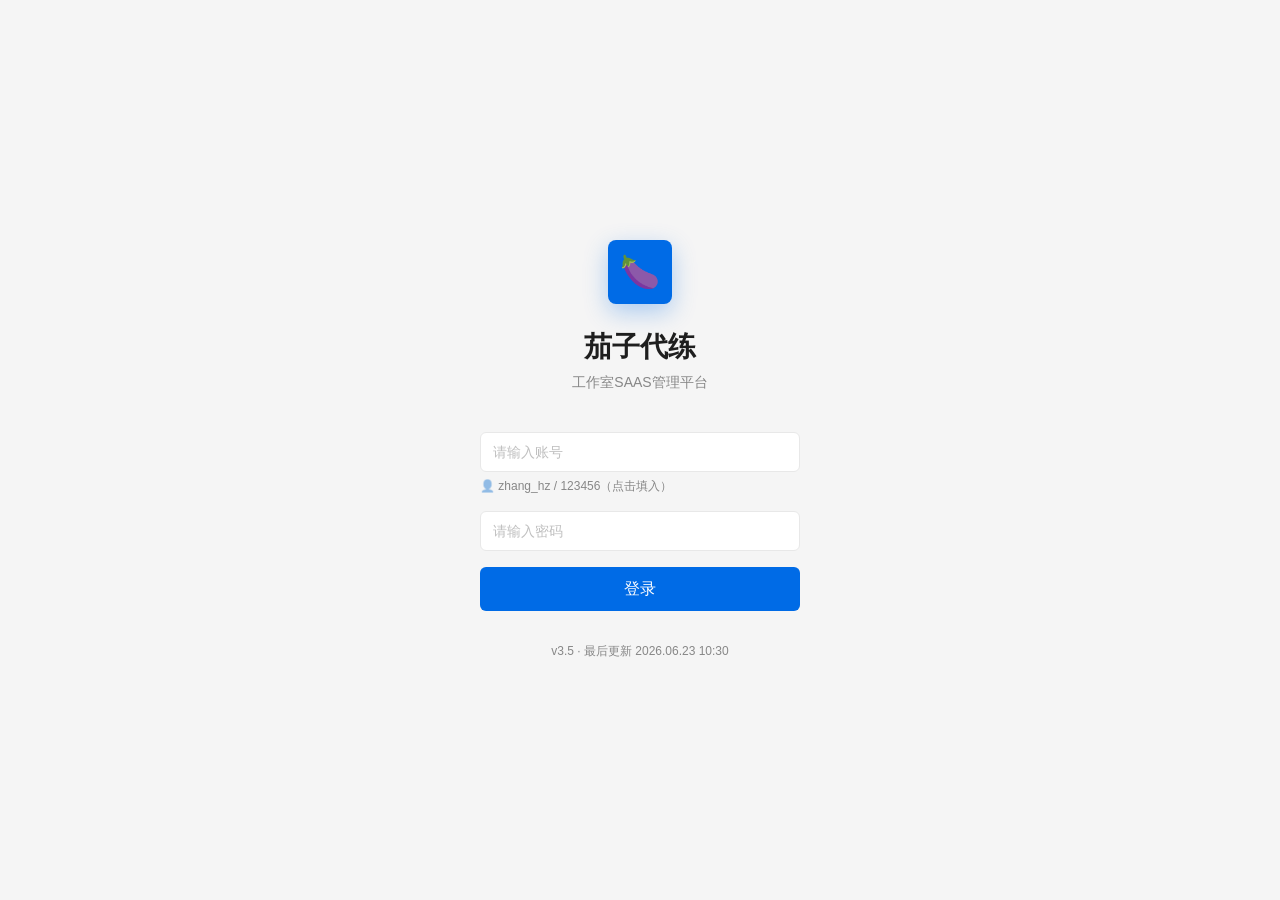
<file: index.html>
<!DOCTYPE html>
<html lang="zh-CN">
<head>
<meta charset="UTF-8"><meta name="viewport" content="width=device-width, initial-scale=1.0">
<title>茄子代练 v3.5</title>
    <link rel="stylesheet" href="prototype-v3.5.css">
</head>
<body>
<div class="login-overlay" id="login-overlay">
  <div class="lgo">🍆</div>
  <h1>茄子代练</h1>
  <div class="sub">工作室SAAS管理平台</div>
  <div class="login-form">
    <div class="login-field"><input class="login-input" id="login-acct" type="text" placeholder="请输入账号" autocomplete="off"><div class="login-hint" onclick="document.getElementById('login-acct').value='zhang_hz';document.getElementById('login-pwd').value='123456'" title="点击填入演示账号">👤 zhang_hz / 123456（点击填入）</div></div>
    <div class="login-field"><input class="login-input" id="login-pwd" type="password" placeholder="请输入密码" autocomplete="off"></div>
    <div class="login-field"><button class="login-btn" onclick="doLogin()">登录</button></div>
  </div>
  <div style="margin-top:16px;font-size:12px;color:var(--text-secondary);text-align:center;">v3.5 · 最后更新 2026.06.23 10:30</div>
</div>
<div class="tree-sidebar" id="sidebar">
  <div class="logo"><div class="lgo">🍆</div>茄子代练</div>
  <div class="tree-menu" id="tree-menu"></div>
  <div class="footer"><div class="logout" onclick="doLogout()">🚪 退出登录</div></div>
</div>
<div class="main-wrap">
  <div class="topbar">
    <div class="breadcrumb" id="breadcrumb">工作台 / <span>首页</span></div>
    <div class="right"><a class="link" onclick="openProfileCenter()" style="font-size:var(--font-size);">👤 个人中心</a> &nbsp;|&nbsp; 2026-05-26 &nbsp;|&nbsp; <span id="top-role" class="role-badge admin">👑 平台管理员</span> <a class="link" id="role-switch-btn" onclick="toggleRolePanel()" style="font-size:var(--font-size);cursor:pointer;" title="切换角色">🔄</a></div>
  </div>
  <div class="content" id="content-area"></div>
</div>
<div class="ant-toast" id="toast"></div>
<div class="role-panel" id="role-panel">
  <div class="rp-header">切换角色视角</div>
  <div class="rp-body" id="role-list"></div>
</div>
<div class="modal-overlay" id="modal-overlay">
  <div class="modal-box" id="modal-box"></div>
</div>
<div class="iter-float-btn" id="iter-float-btn" onclick="openIterRecords()" title="查看迭代记录">📋</div>
<script src="prototype-v3.5.js"></script>
</body>
</html>
</file>
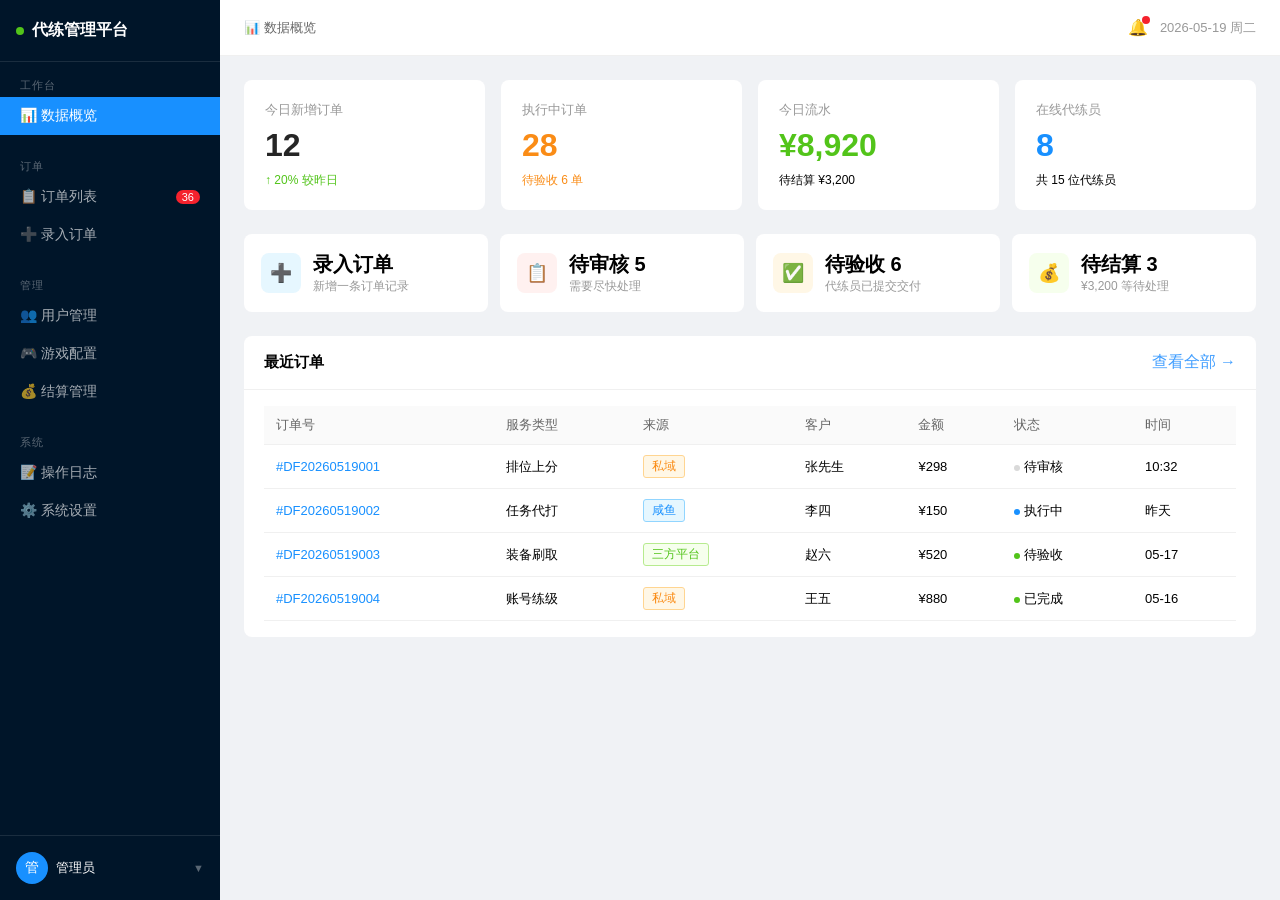
<file: prototype-v1.html>
<!DOCTYPE html>
<html lang="zh-CN">
<head>
<meta charset="UTF-8">
<meta name="viewport" content="width=device-width, initial-scale=1.0">
<title>代练管理平台 — 原型</title>
<style>
  * { margin:0; padding:0; box-sizing:border-box; }
  body { font-family:-apple-system,BlinkMacSystemFont,"Segoe UI",Roboto,sans-serif; display:flex; min-height:100vh; background:#f0f2f5; }
  a { color:#409eff; text-decoration:none; cursor:pointer; }
  a:hover { color:#337ecc; }

  /* 侧边栏 */
  .sidebar { width:220px; background:#001529; color:#fff; display:flex; flex-direction:column; position:fixed; top:0; left:0; bottom:0; z-index:100; }
  .sidebar .logo { padding:20px 16px; font-size:16px; font-weight:bold; border-bottom:1px solid rgba(255,255,255,0.1); color:#fff; display:flex;align-items:center;gap:8px; }
  .sidebar .logo .dot { width:8px;height:8px;background:#52c41a;border-radius:50%; }
  .nav-section { padding:8px 0; }
  .nav-title { padding:8px 20px 4px; font-size:11px; color:rgba(255,255,255,0.35); text-transform:uppercase; letter-spacing:1px; }
  .nav-item { padding:10px 20px; cursor:pointer; display:flex; align-items:center; gap:8px; font-size:14px; color:rgba(255,255,255,0.65); transition:all .2s; }
  .nav-item:hover { color:#fff; background:rgba(255,255,255,0.08); }
  .nav-item.active { color:#fff; background:#1890ff; }
  .nav-item .badge { background:#f5222d; color:#fff; padding:1px 6px; border-radius:10px; font-size:11px; margin-left:auto; }
  .sidebar .user { margin-top:auto; padding:16px; border-top:1px solid rgba(255,255,255,0.1); display:flex; align-items:center; gap:8px; font-size:13px; }
  .sidebar .user .avatar { width:32px;height:32px;background:#1890ff;border-radius:50%;display:flex;align-items:center;justify-content:center;font-size:14px; }

  /* 主内容 */
  .main { margin-left:220px; flex:1; display:flex; flex-direction:column; }
  .topbar { background:#fff; padding:0 24px; height:56px; display:flex; align-items:center; justify-content:space-between; border-bottom:1px solid #f0f0f0; position:sticky;top:0;z-index:50; }
  .topbar .breadcrumb { font-size:13px; color:#666; }
  .topbar .breadcrumb span { color:#999; }
  .topbar .actions { display:flex; gap:12px; align-items:center; }
  .topbar .actions .notify { position:relative; cursor:pointer; }
  .topbar .actions .notify .dot { position:absolute; top:-2px; right:-2px; width:8px;height:8px;background:#f5222d;border-radius:50%; }
  .content { padding:24px; flex:1; }

  /* 视图切换 */
  .view { display:none; }
  .view.active { display:block; }

  /* 卡片 */
  .stat-cards { display:flex; gap:16px; margin-bottom:24px; }
  .stat-card { flex:1; background:#fff; border-radius:8px; padding:20px; cursor:pointer; transition:all .2s; border:1px solid transparent; }
  .stat-card:hover { border-color:#1890ff; box-shadow:0 2px 8px rgba(24,144,255,0.15); }
  .stat-card .label { font-size:13px; color:#999; margin-bottom:8px; }
  .stat-card .value { font-size:32px; font-weight:600; color:#262626; }
  .stat-card .sub { font-size:12px; margin-top:8px; }
  .stat-card .sub.up { color:#52c41a; }
  .stat-card .sub.warn { color:#fa8c16; }

  /* 面板 */
  .panel { background:#fff; border-radius:8px; margin-bottom:16px; }
  .panel-header { padding:16px 20px; border-bottom:1px solid #f0f0f0; display:flex; align-items:center; justify-content:space-between; }
  .panel-header h3 { font-size:15px; }
  .panel-body { padding:16px 20px; }

  /* 表格 */
  table { width:100%; border-collapse:collapse; font-size:13px; }
  th { background:#fafafa; padding:10px 12px; text-align:left; font-weight:500; color:#666; border-bottom:1px solid #f0f0f0; white-space:nowrap; }
  td { padding:10px 12px; border-bottom:1px solid #f0f0f0; }
  tr.clickable { cursor:pointer; transition:background .15s; }
  tr.clickable:hover { background:#e6f7ff; }

  /* 标签 */
  .tag { display:inline-block; padding:2px 8px; border-radius:3px; font-size:12px; }
  .tag-orange { background:#fff7e6; color:#fa8c16; border:1px solid #ffd591; }
  .tag-blue { background:#e6f7ff; color:#1890ff; border:1px solid #91d5ff; }
  .tag-green { background:#f6ffed; color:#52c41a; border:1px solid #b7eb8f; }
  .tag-gray { background:#f5f5f5; color:#999; border:1px solid #d9d9d9; }
  .tag-red { background:#fff1f0; color:#f5222d; border:1px solid #ffa39e; }
  .tag-purple { background:#f9f0ff; color:#722ed1; border:1px solid #d3adf7; }

  /* 状态小点 */
  .status-dot { display:inline-block; width:6px;height:6px;border-radius:50%;margin-right:4px; }
  .status-dot.blue { background:#1890ff; }
  .status-dot.green { background:#52c41a; }
  .status-dot.orange { background:#fa8c16; }
  .status-dot.red { background:#f5222d; }
  .status-dot.gray { background:#d9d9d9; }

  /* 按钮 */
  .btn { display:inline-block; padding:8px 16px; border-radius:4px; border:1px solid #d9d9d9; background:#fff; color:#262626; cursor:pointer; font-size:13px; transition:all .2s; }
  .btn:hover { border-color:#1890ff; color:#1890ff; }
  .btn-primary { background:#1890ff; color:#fff; border-color:#1890ff; }
  .btn-primary:hover { background:#40a9ff; border-color:#40a9ff; }
  .btn-success { background:#52c41a; color:#fff; border-color:#52c41a; }
  .btn-success:hover { background:#73d13d; border-color:#73d13d; }
  .btn-danger { color:#f5222d; border-color:#f5222d; }
  .btn-danger:hover { background:#fff1f0; }
  .btn-warning { color:#fa8c16; border-color:#fa8c16; }
  .btn-sm { padding:4px 10px; font-size:12px; }
  .btn-group { display:flex; gap:8px; }

  /* 表单 */
  .form-group { margin-bottom:16px; }
  .form-label { display:block; font-size:13px; color:#333; margin-bottom:4px; font-weight:500; }
  .form-label .req { color:#f5222d; margin-left:2px; }
  .form-input { width:100%; padding:8px 12px; border:1px solid #d9d9d9; border-radius:4px; font-size:13px; transition:border-color .2s; }
  .form-input:focus { outline:none; border-color:#1890ff; box-shadow:0 0 0 2px rgba(24,144,255,0.2); }
  select.form-input { background:#fff; cursor:pointer; }
  textarea.form-input { resize:vertical; min-height:80px; font-family:inherit; }
  .form-row { display:flex; gap:16px; }
  .form-row > * { flex:1; }

  /* 选项组 */
  .option-group { display:flex; gap:8px; flex-wrap:wrap; }
  .option-item { padding:6px 14px; border:1px solid #d9d9d9; border-radius:4px; cursor:pointer; font-size:13px; transition:all .2s; background:#fff; }
  .option-item:hover { border-color:#1890ff; }
  .option-item.selected { background:#e6f7ff; color:#1890ff; border-color:#1890ff; }

  /* 分页 */
  .pagination { display:flex; align-items:center; justify-content:space-between; padding-top:16px; font-size:13px; color:#999; }
  .pagination .pages { display:flex; gap:4px; }
  .pagination .pages span { padding:4px 10px; border:1px solid #d9d9d9; border-radius:4px; cursor:pointer; }
  .pagination .pages span:hover { border-color:#1890ff; color:#1890ff; }
  .pagination .pages span.active { background:#1890ff; color:#fff; border-color:#1890ff; }

  /* 进度条 */
  .steps { display:flex; align-items:center; gap:0; margin-bottom:24px; overflow-x:auto; }
  .step { display:flex; align-items:center; gap:6px; font-size:12px; white-space:nowrap; }
  .step .circle { width:22px;height:22px;border-radius:50%;display:flex;align-items:center;justify-content:center;font-size:11px; }
  .step .circle.done { background:#52c41a; color:#fff; }
  .step .circle.current { background:#1890ff; color:#fff; }
  .step .circle.pending { background:#f0f0f0; color:#999; }
  .step .line { width:40px;height:2px;background:#f0f0f0;margin:0 8px; }
  .step .line.done { background:#52c41a; }

  /* 通知提示 */
  .toast { position:fixed;top:20px;right:20px;background:#52c41a;color:#fff;padding:12px 20px;border-radius:4px;font-size:14px;z-index:999;display:none;animation:fadeIn .3s; }
  @keyframes fadeIn { from{opacity:0;transform:translateY(-10px);} to{opacity:1;transform:translateY(0);} }

  /* 模态框 */
  .modal-overlay { position:fixed;top:0;left:0;right:0;bottom:0;background:rgba(0,0,0,0.45);z-index:200;display:none;align-items:center;justify-content:center; }
  .modal-overlay.show { display:flex; }
  .modal { background:#fff;border-radius:8px;width:720px;max-height:85vh;overflow-y:auto;box-shadow:0 4px 24px rgba(0,0,0,0.15); }
  .modal-header { padding:16px 24px;border-bottom:1px solid #f0f0f0;display:flex;align-items:center;justify-content:space-between; }
  .modal-header h3 { font-size:16px; }
  .modal-header .close { cursor:pointer;font-size:20px;color:#999; }
  .modal-header .close:hover { color:#333; }
  .modal-body { padding:24px; }
  .modal-footer { padding:16px 24px;border-top:1px solid #f0f0f0;display:flex;justify-content:flex-end;gap:8px; }

  /* Tab切换 */
  .tabs { display:flex; gap:0; margin-bottom:16px; border-bottom:1px solid #f0f0f0; }
  .tab { padding:8px 16px; cursor:pointer; font-size:13px; color:#666; border-bottom:2px solid transparent; margin-bottom:-1px; }
  .tab:hover { color:#1890ff; }
  .tab.active { color:#1890ff; border-bottom-color:#1890ff; }
  .tab .count { margin-left:4px; font-size:12px; }

  /* 待办快捷区 */
  .quick-actions { display:flex; gap:12px; margin-bottom:24px; }
  .quick-action { flex:1; background:#fff; border-radius:8px; padding:16px; display:flex; align-items:center; gap:12px; cursor:pointer; transition:all .2s; border:1px solid transparent; }
  .quick-action:hover { border-color:#1890ff; box-shadow:0 2px 8px rgba(24,144,255,0.1); }
  .quick-action .icon { width:40px;height:40px;border-radius:8px;display:flex;align-items:center;justify-content:center;font-size:18px; }
  .quick-action .info .num { font-size:20px;font-weight:600; }
  .quick-action .info .txt { font-size:12px;color:#999; }
</style>
</head>
<body>

<!-- 侧边栏 -->
<aside class="sidebar">
  <div class="logo"><span class="dot"></span>代练管理平台</div>
  <nav>
    <div class="nav-section">
      <div class="nav-title">工作台</div>
      <a class="nav-item active" data-view="dashboard">📊 数据概览</a>
    </div>
    <div class="nav-section">
      <div class="nav-title">订单</div>
      <a class="nav-item" data-view="order-list">📋 订单列表 <span class="badge">36</span></a>
      <a class="nav-item" data-view="order-entry">➕ 录入订单</a>
    </div>
    <div class="nav-section">
      <div class="nav-title">管理</div>
      <a class="nav-item" data-view="users">👥 用户管理</a>
      <a class="nav-item" data-view="game-config">🎮 游戏配置</a>
      <a class="nav-item" data-view="settlement">💰 结算管理</a>
    </div>
    <div class="nav-section">
      <div class="nav-title">系统</div>
      <a class="nav-item" data-view="logs">📝 操作日志</a>
      <a class="nav-item" data-view="settings">⚙️ 系统设置</a>
    </div>
  </nav>
  <div class="user"><span class="avatar">管</span>管理员<span style="margin-left:auto;font-size:11px;color:rgba(255,255,255,0.35);">▼</span></div>
</aside>

<!-- 主区域 -->
<div class="main">
  <div class="topbar">
    <div class="breadcrumb" id="breadcrumb">📊 数据概览</div>
    <div class="actions">
      <span class="notify">🔔<span class="dot"></span></span>
      <span style="font-size:13px;color:#999;">2026-05-19 周二</span>
    </div>
  </div>

  <div class="content">

    <!-- ===================== 仪表盘 ===================== -->
    <div class="view active" id="view-dashboard">
      <div class="stat-cards">
        <div class="stat-card" onclick="navTo('order-list')">
          <div class="label">今日新增订单</div>
          <div class="value">12</div>
          <div class="sub up">↑ 20% 较昨日</div>
        </div>
        <div class="stat-card" onclick="navTo('order-list', '执行中')">
          <div class="label">执行中订单</div>
          <div class="value" style="color:#fa8c16;">28</div>
          <div class="sub warn">待验收 6 单</div>
        </div>
        <div class="stat-card">
          <div class="label">今日流水</div>
          <div class="value" style="color:#52c41a;">¥8,920</div>
          <div class="sub">待结算 ¥3,200</div>
        </div>
        <div class="stat-card">
          <div class="label">在线代练员</div>
          <div class="value" style="color:#1890ff;">8</div>
          <div class="sub">共 15 位代练员</div>
        </div>
      </div>

      <div class="quick-actions">
        <div class="quick-action" onclick="navTo('order-entry')">
          <div class="icon" style="background:#e6f7ff;">➕</div>
          <div class="info"><div class="num">录入订单</div><div class="txt">新增一条订单记录</div></div>
        </div>
        <div class="quick-action" onclick="navTo('order-list', '待审核')">
          <div class="icon" style="background:#fff1f0;">📋</div>
          <div class="info"><div class="num">待审核 5</div><div class="txt">需要尽快处理</div></div>
        </div>
        <div class="quick-action" onclick="navTo('order-list', '待验收')">
          <div class="icon" style="background:#fff7e6;">✅</div>
          <div class="info"><div class="num">待验收 6</div><div class="txt">代练员已提交交付</div></div>
        </div>
        <div class="quick-action" onclick="navTo('settlement')">
          <div class="icon" style="background:#f6ffed;">💰</div>
          <div class="info"><div class="num">待结算 3</div><div class="txt">¥3,200 等待处理</div></div>
        </div>
      </div>

      <div class="panel">
        <div class="panel-header"><h3>最近订单</h3><a onclick="navTo('order-list')">查看全部 →</a></div>
        <div class="panel-body">
          <table>
            <thead><tr><th>订单号</th><th>服务类型</th><th>来源</th><th>客户</th><th>金额</th><th>状态</th><th>时间</th></tr></thead>
            <tbody>
              <tr class="clickable" onclick="navTo('order-detail','#DF20260519001')">
                <td style="color:#1890ff;">#DF20260519001</td><td>排位上分</td><td><span class="tag tag-orange">私域</span></td><td>张先生</td><td>¥298</td><td><span class="status-dot gray"></span>待审核</td><td>10:32</td>
              </tr>
              <tr class="clickable" onclick="navTo('order-detail','#DF20260519002')">
                <td style="color:#1890ff;">#DF20260519002</td><td>任务代打</td><td><span class="tag tag-blue">咸鱼</span></td><td>李四</td><td>¥150</td><td><span class="status-dot blue"></span>执行中</td><td>昨天</td>
              </tr>
              <tr class="clickable" onclick="navTo('order-detail','#DF20260519003')">
                <td style="color:#1890ff;">#DF20260519003</td><td>装备刷取</td><td><span class="tag tag-green">三方平台</span></td><td>赵六</td><td>¥520</td><td><span class="status-dot green"></span>待验收</td><td>05-17</td>
              </tr>
              <tr class="clickable" onclick="navTo('order-detail','#DF20260519004')">
                <td style="color:#1890ff;">#DF20260519004</td><td>账号练级</td><td><span class="tag tag-orange">私域</span></td><td>王五</td><td>¥880</td><td><span class="status-dot green"></span>已完成</td><td>05-16</td>
              </tr>
            </tbody>
          </table>
        </div>
      </div>
    </div>

    <!-- ===================== 订单列表 ===================== -->
    <div class="view" id="view-order-list">
      <div style="display:flex;align-items:center;justify-content:space-between;margin-bottom:16px;">
        <div class="btn-group">
          <button class="btn btn-primary" onclick="navTo('order-entry')">+ 录入订单</button>
          <button class="btn">导出</button>
        </div>
        <div style="display:flex;gap:8px;align-items:center;">
          <input class="form-input" style="width:220px;" placeholder="搜索订单号/客户名...">
          <button class="btn btn-primary">搜索</button>
        </div>
      </div>

      <!-- 状态 Tab -->
      <div class="tabs" id="order-tabs">
        <a class="tab active" data-filter="全部">全部<span class="count">36</span></a>
        <a class="tab" data-filter="待审核">待审核<span class="count">5</span></a>
        <a class="tab" data-filter="待接单">待接单<span class="count">8</span></a>
        <a class="tab" data-filter="执行中">执行中<span class="count">12</span></a>
        <a class="tab" data-filter="待验收">待验收<span class="count">6</span></a>
        <a class="tab" data-filter="待结算">待结算<span class="count">3</span></a>
        <a class="tab" data-filter="已完成">已完成<span class="count">2</span></a>
      </div>

      <div class="panel">
        <div class="panel-body" style="padding:0;">
          <table>
            <thead><tr><th>订单号</th><th>游戏</th><th>服务类型</th><th>客户</th><th>来源</th><th>类型</th><th>金额</th><th>代练员</th><th>状态</th><th>录入时间</th><th>操作</th></tr></thead>
            <tbody>
              <tr>
                <td style="color:#1890ff;"><a onclick="navTo('order-detail','#DF20260519001')">#DF20260519001</a></td><td>三角洲</td><td>排位上分</td><td>张先生</td><td><span class="tag tag-orange">私域</span></td><td><span class="tag tag-purple">线上接单</span></td><td>¥298</td><td>-</td><td><span class="status-dot gray"></span>待审核</td><td>05-19 10:32</td>
                <td><a onclick="navTo('order-detail','#DF20260519001')">审核</a> <a style="color:#f5222d;margin-left:8px;" onclick="cancelOrder('#DF20260519001')">关单</a></td>
              </tr>
              <tr>
                <td style="color:#1890ff;"><a onclick="navTo('order-detail','#DF20260519008')">#DF20260519008</a></td><td>三角洲</td><td>任务代打</td><td>匿名用户</td><td><span class="tag tag-blue">咸鱼</span></td><td><span class="tag tag-purple">线上接单</span></td><td>¥200</td><td>-</td><td><span class="status-dot gray"></span>待审核</td><td>05-19 11:15</td>
                <td><a onclick="navTo('order-detail','#DF20260519008')">审核</a> <a style="color:#f5222d;margin-left:8px;" onclick="cancelOrder('#DF20260519008')">关单</a></td>
              </tr>
              <tr>
                <td style="color:#1890ff;"><a onclick="navTo('order-detail','#DF20260519002')">#DF20260519002</a></td><td>三角洲</td><td>任务代打</td><td>李四</td><td><span class="tag tag-blue">咸鱼</span></td><td><span class="tag tag-purple">派单</span></td><td>¥150</td><td>王代练</td><td><span class="status-dot blue"></span>执行中</td><td>05-18 14:20</td>
                <td><a onclick="navTo('order-detail','#DF20260519002')">查看</a> <a style="color:#fa8c16;margin-left:8px;">催单</a></td>
              </tr>
              <tr>
                <td style="color:#1890ff;"><a onclick="navTo('order-detail','#DF20260519003')">#DF20260519003</a></td><td>三角洲</td><td>装备刷取</td><td>赵六</td><td><span class="tag tag-green">三方平台</span></td><td><span class="tag tag-purple">派单</span></td><td>¥520</td><td>刘代练</td><td><span class="status-dot orange"></span>待验收</td><td>05-17 09:15</td>
                <td><a onclick="navTo('order-detail','#DF20260519003')">验收</a> <a style="color:#999;margin-left:8px;" onclick="navTo('order-detail','#DF20260519003','logs')">日志</a></td>
              </tr>
              <tr>
                <td style="color:#1890ff;"><a onclick="navTo('order-detail','#DF20260519004')">#DF20260519004</a></td><td>三角洲</td><td>账号练级</td><td>王五</td><td><span class="tag tag-orange">私域</span></td><td><span class="tag tag-purple">线上接单</span></td><td>¥880</td><td>陈代练</td><td><span class="status-dot green"></span>已完成</td><td>05-16 08:30</td>
                <td><a onclick="navTo('order-detail','#DF20260519004')">查看</a> <a style="color:#999;margin-left:8px;" onclick="navTo('order-detail','#DF20260519004','logs')">日志</a></td>
              </tr>
            </tbody>
          </table>
        </div>
      </div>

      <div class="pagination">
        <span>共 36 条</span>
        <div class="pages"><span>‹</span><span class="active">1</span><span>2</span><span>3</span><span>4</span><span>›</span></div>
      </div>
    </div>

    <!-- ===================== 订单录入 ===================== -->
    <div class="view" id="view-order-entry">
      <div class="panel">
        <div class="panel-header"><h3>录入新订单</h3></div>
        <div class="panel-body">
          <!-- 订单来源 -->
          <div class="form-group">
            <div class="form-label">订单来源 <span class="req">*</span></div>
            <div class="option-group" id="entry-source">
              <span class="option-item selected" data-val="私域">私域（客户预付）</span>
              <span class="option-item" data-val="咸鱼">咸鱼（完成后回款）</span>
              <span class="option-item" data-val="三方平台">三方平台（完成后回款）</span>
            </div>
          </div>

          <div class="form-row">
            <div class="form-group">
              <div class="form-label">游戏 <span class="req">*</span></div>
              <select class="form-input"><option>三角洲</option></select>
            </div>
            <div class="form-group">
              <div class="form-label">服务类型 <span class="req">*</span></div>
              <select class="form-input" id="entry-svc-type">
                <option>排位上分</option><option>任务代打</option><option>账号练级</option><option>装备刷取</option>
              </select>
            </div>
          </div>

          <div class="form-row">
            <div class="form-group">
              <div class="form-label">订单类型 <span class="req">*</span></div>
              <div class="option-group" id="entry-order-type">
                <span class="option-item selected" data-val="线上接单">线上接单（代练自选）</span>
                <span class="option-item" data-val="派单">派单（指定代练员）</span>
              </div>
            </div>
            <div class="form-group" id="entry-assign-group" style="display:none;">
              <div class="form-label">指定代练员 / 工会</div>
              <select class="form-input"><option value="">请选择代练员...</option><option>王代练</option><option>刘代练</option><option>陈代练</option><option>三角洲工会A组</option></select>
            </div>
          </div>

          <div class="form-row">
            <div class="form-group">
              <div class="form-label">订单金额 <span class="req">*</span></div>
              <div style="display:flex;align-items:center;">
                <span style="padding:8px 12px;background:#fafafa;border:1px solid #d9d9d9;border-right:0;border-radius:4px 0 0 4px;color:#999;">¥</span>
                <input class="form-input" style="border-radius:0 4px 4px 0;" placeholder="请输入金额" type="number">
              </div>
            </div>
            <div class="form-group">
              <div class="form-label">付款方式 <span class="req">*</span></div>
              <select class="form-input" id="entry-pay-type">
                <option value="预付">预付（客户已付款）</option>
                <option value="后付">后付（完成后向平台收款）</option>
              </select>
            </div>
          </div>

          <hr style="margin:16px 0;border:none;border-top:1px solid #f0f0f0;">

          <div class="form-row">
            <div class="form-group">
              <div class="form-label">客户姓名/昵称 <span class="req">*</span></div>
              <input class="form-input" placeholder="客户称呼">
            </div>
            <div class="form-group">
              <div class="form-label">联系方式</div>
              <input class="form-input" placeholder="微信 / 手机号">
            </div>
          </div>

          <div class="form-group">
            <div class="form-label">扣子类型（默认从服务类型继承）</div>
            <select class="form-input">
              <option>青铜→钻石</option><option>排位保护</option><option>段位重置后定级</option>
            </select>
          </div>

          <div class="form-group">
            <div class="form-label">需求描述</div>
            <textarea class="form-input" placeholder="具体段位要求、时限、特殊说明..."></textarea>
          </div>

          <div class="form-group">
            <div class="form-label">备注（内部可见，客户不可见）</div>
            <textarea class="form-input" placeholder="内部备注信息..."></textarea>
          </div>

          <div style="display:flex;justify-content:flex-end;gap:8px;padding-top:8px;">
            <button class="btn">保存草稿</button>
            <button class="btn btn-primary" onclick="submitOrder()">提交审核</button>
          </div>
        </div>
      </div>

      <div class="panel" style="background:#fffbe6;border:1px solid #ffe58f;">
        <div class="panel-body" style="font-size:13px;color:#666;">
          <strong>💡 提示：</strong>
          私域订单选择<strong>预付</strong>，表示客户已在录入前完成付款；咸鱼/三方平台订单选择<strong>后付</strong>，表示订单完成验收后平台方向我们结算。
        </div>
      </div>
    </div>

    <!-- ===================== 订单详情 ===================== -->
    <div class="view" id="view-order-detail">
      <!-- 状态进度条 -->
      <div class="steps" id="order-steps">
        <div class="step"><span class="circle done">✓</span>已录入<span class="line done"></span></div>
        <div class="step"><span class="circle current">2</span>待审核<span class="line"></span></div>
        <div class="step"><span class="circle pending">3</span>待接单<span class="line"></span></div>
        <div class="step"><span class="circle pending">4</span>执行中<span class="line"></span></div>
        <div class="step"><span class="circle pending">5</span>待验收<span class="line"></span></div>
        <div class="step"><span class="circle pending">6</span>已完成</div>
      </div>

      <!-- 信息卡片 -->
      <div style="display:flex;gap:16px;margin-bottom:16px;">
        <div class="panel" style="flex:1;">
          <div class="panel-header"><h3>订单信息</h3><span id="detail-status" class="tag tag-gray">待审核</span></div>
          <div class="panel-body" style="font-size:13px;">
            <div style="display:flex;justify-content:space-between;padding:4px 0;"><span style="color:#999;">订单号</span><span id="detail-id">#DF20260519001</span></div>
            <div style="display:flex;justify-content:space-between;padding:4px 0;"><span style="color:#999;">游戏</span><span>三角洲</span></div>
            <div style="display:flex;justify-content:space-between;padding:4px 0;"><span style="color:#999;">服务类型</span><span>排位上分</span></div>
            <div style="display:flex;justify-content:space-between;padding:4px 0;"><span style="color:#999;">扣子类型</span><span>青铜→钻石</span></div>
            <div style="display:flex;justify-content:space-between;padding:4px 0;"><span style="color:#999;">来源</span><span><span class="tag tag-orange">私域</span></span></div>
            <div style="display:flex;justify-content:space-between;padding:4px 0;"><span style="color:#999;">订单类型</span><span>线上接单</span></div>
            <div style="display:flex;justify-content:space-between;padding:4px 0;"><span style="color:#999;">金额</span><span style="font-weight:bold;">¥298.00</span></div>
            <div style="display:flex;justify-content:space-between;padding:4px 0;"><span style="color:#999;">付款方式</span><span style="color:#52c41a;">预付 ✓</span></div>
          </div>
        </div>

        <div class="panel" style="flex:1;">
          <div class="panel-header"><h3>客户信息</h3></div>
          <div class="panel-body" style="font-size:13px;">
            <div style="display:flex;justify-content:space-between;padding:4px 0;"><span style="color:#999;">客户</span><span>张先生</span></div>
            <div style="display:flex;justify-content:space-between;padding:4px 0;"><span style="color:#999;">联系方式</span><span>zhang_wechat</span></div>
            <div style="display:flex;justify-content:space-between;padding:4px 0;"><span style="color:#999;">录入人</span><span>运营小王</span></div>
            <div style="display:flex;justify-content:space-between;padding:4px 0;"><span style="color:#999;">录入时间</span><span>2026-05-19 10:32</span></div>
            <div style="border-top:1px solid #f0f0f0;margin-top:12px;padding-top:12px;">
              <span style="color:#999;font-size:12px;">需求描述</span>
              <p style="margin-top:4px;color:#666;line-height:1.6;">从青铜3打到钻石1，一周内完成，不挂机不掉分，不碰排位以外的模式</p>
            </div>
          </div>
        </div>

        <div class="panel" style="flex:1;">
          <div class="panel-header"><h3>结算信息</h3></div>
          <div class="panel-body" style="font-size:13px;">
            <div style="display:flex;justify-content:space-between;padding:4px 0;"><span style="color:#999;">结算规则</span><span>按金额分成 70%</span></div>
            <div style="display:flex;justify-content:space-between;padding:4px 0;"><span style="color:#999;">代练可得</span><span style="color:#52c41a;">¥208.60</span></div>
            <div style="display:flex;justify-content:space-between;padding:4px 0;"><span style="color:#999;">平台收入</span><span>¥89.40</span></div>
            <div style="border-top:1px solid #f0f0f0;margin-top:12px;padding-top:12px;">
              <span style="color:#999;font-size:12px;">内部备注</span>
              <p style="margin-top:4px;color:#666;">老客户，优先处理</p>
            </div>
          </div>
        </div>
      </div>

      <!-- 操作日志 -->
      <div class="panel" id="detail-logs-section">
        <div class="panel-header"><h3>操作日志</h3></div>
        <div class="panel-body" style="font-size:13px;">
          <div style="display:flex;gap:12px;padding:8px 0;border-bottom:1px solid #f5f5f5;">
            <span style="color:#999;min-width:140px;">05-19 10:32</span>
            <span style="color:#1890ff;min-width:80px;">运营小王</span>
            <span>录入订单 — 来源：私域，金额：¥298，服务：排位上分，付款：预付</span>
          </div>
          <div style="display:flex;gap:12px;padding:8px 0;border-bottom:1px solid #f5f5f5;">
            <span style="color:#999;min-width:140px;">05-19 10:35</span>
            <span style="color:#1890ff;min-width:80px;">系统</span>
            <span>订单自动进入待审核队列</span>
          </div>
          <div style="display:flex;gap:12px;padding:8px 0;color:#999;font-style:italic;">
            <span>等待管理员审核...</span>
          </div>
        </div>
      </div>

      <!-- 审核操作区 -->
      <div class="panel" style="background:#fafafa;" id="detail-audit-zone">
        <div class="panel-header"><h3>🔍 审核操作</h3></div>
        <div class="panel-body">
          <div class="form-row">
            <div class="form-group">
              <div class="form-label">服务类型确认</div>
              <select class="form-input"><option>排位上分</option></select>
            </div>
            <div class="form-group">
              <div class="form-label">扣子类型确认</div>
              <select class="form-input"><option>青铜→钻石</option><option>排位保护</option></select>
            </div>
            <div class="form-group">
              <div class="form-label">订单类型分配</div>
              <div class="option-group" id="audit-order-type">
                <span class="option-item selected" data-val="线上接单">线上接单</span>
                <span class="option-item" data-val="派单">派单</span>
              </div>
            </div>
          </div>
          <div class="form-row" id="audit-assign-group" style="display:none;">
            <div class="form-group">
              <div class="form-label">指定代练员 / 工会</div>
              <select class="form-input"><option value="">请选择代练员...</option><option>王代练</option><option>刘代练</option><option>陈代练</option><option>三角洲工会A组</option></select>
            </div>
          </div>
          <div class="form-group">
            <div class="form-label">审核备注</div>
            <textarea class="form-input" placeholder="审核意见（驳回时必填）..."></textarea>
          </div>
          <div style="display:flex;justify-content:flex-end;gap:8px;">
            <button class="btn btn-danger">驳回（退回修改）</button>
            <button class="btn btn-success" onclick="approveOrder()">审核通过 → 进入待接单</button>
          </div>
        </div>
      </div>
    </div>

    <!-- ===================== 占位页面 ===================== -->
    <div class="view" id="view-users"><div class="panel"><div class="panel-body" style="text-align:center;padding:60px;color:#999;">👥 用户管理（阶段一待开发）</div></div></div>
    <div class="view" id="view-game-config"><div class="panel"><div class="panel-body" style="text-align:center;padding:60px;color:#999;">🎮 游戏配置（阶段一待开发）</div></div></div>
    <div class="view" id="view-settlement"><div class="panel"><div class="panel-body" style="text-align:center;padding:60px;color:#999;">💰 结算管理（阶段一待开发）</div></div></div>
    <div class="view" id="view-logs"><div class="panel"><div class="panel-body" style="text-align:center;padding:60px;color:#999;">📝 操作日志（阶段一待开发）</div></div></div>
    <div class="view" id="view-settings"><div class="panel"><div class="panel-body" style="text-align:center;padding:60px;color:#999;">⚙️ 系统设置（阶段一待开发）</div></div></div>

  </div>
</div>

<!-- Toast -->
<div class="toast" id="toast"></div>

<script>
// ===== 导航系统 =====
function navTo(view, param) {
  // 切换侧边栏高亮
  document.querySelectorAll('.nav-item').forEach(el => el.classList.remove('active'));
  var navItem = document.querySelector('[data-view="' + view + '"]');
  if (navItem) navItem.classList.add('active');

  // 切换视图
  document.querySelectorAll('.view').forEach(el => el.classList.remove('active'));
  var target = document.getElementById('view-' + view);
  if (target) target.classList.add('active');

  // 更新面包屑
  var titles = {
    'dashboard': '📊 数据概览',
    'order-list': '📋 订单列表',
    'order-entry': '➕ 录入订单',
    'order-detail': '📋 订单详情',
    'users': '👥 用户管理',
    'game-config': '🎮 游戏配置',
    'settlement': '💰 结算管理',
    'logs': '📝 操作日志',
    'settings': '⚙️ 系统设置'
  };
  document.getElementById('breadcrumb').textContent = titles[view] || view;

  // 如果带状态参数，切换tab
  if (param && view === 'order-list') {
    document.querySelectorAll('#order-tabs .tab').forEach(function(t) {
      t.classList.remove('active');
      if (t.getAttribute('data-filter') === param) t.classList.add('active');
    });
  }

  // 跳转到日志区
  if (param === 'logs' && view === 'order-detail') {
    setTimeout(function() {
      var el = document.getElementById('detail-logs-section');
      if (el) el.scrollIntoView({behavior:'smooth'});
    }, 100);
  }
}

// ===== 侧边栏点击 =====
document.querySelectorAll('.nav-item').forEach(function(item) {
  item.addEventListener('click', function(e) {
    e.preventDefault();
    var view = this.getAttribute('data-view');
    navTo(view);
  });
});

// ===== Tab 切换 =====
document.querySelectorAll('.tab').forEach(function(tab) {
  tab.addEventListener('click', function(e) {
    e.preventDefault();
    var parent = this.parentElement;
    parent.querySelectorAll('.tab').forEach(function(t) { t.classList.remove('active'); });
    this.classList.add('active');
  });
});

// ===== 选项组切换（来源、类型等） =====
document.querySelectorAll('.option-group').forEach(function(group) {
  group.querySelectorAll('.option-item').forEach(function(item) {
    item.addEventListener('click', function() {
      group.querySelectorAll('.option-item').forEach(function(i) { i.classList.remove('selected'); });
      this.classList.add('selected');

      // 录入页：切换订单类型时显示/隐藏代练员选择
      if (group.id === 'entry-order-type') {
        var assignGroup = document.getElementById('entry-assign-group');
        assignGroup.style.display = this.getAttribute('data-val') === '派单' ? '' : 'none';
      }

      // 审核页：同上
      if (group.id === 'audit-order-type') {
        var assignGroup = document.getElementById('audit-assign-group');
        assignGroup.style.display = this.getAttribute('data-val') === '派单' ? '' : 'none';
      }

      // 录入页：切换来源自动切换付款方式
      if (group.id === 'entry-source') {
        var paySelect = document.getElementById('entry-pay-type');
        var val = this.getAttribute('data-val');
        if (val === '私域') {
          paySelect.value = '预付';
        } else {
          paySelect.value = '后付';
        }
      }
    });
  });
});

// ===== Toast =====
function showToast(msg) {
  var t = document.getElementById('toast');
  t.textContent = msg;
  t.style.display = 'block';
  setTimeout(function() { t.style.display = 'none'; }, 2000);
}

// ===== 提交订单 =====
function submitOrder() {
  showToast('✓ 订单已提交，等待审核 #DF' + new Date().toISOString().slice(0,10).replace(/-/g,'') + String(Math.floor(Math.random()*900+100)));
}

// ===== 审核通过 =====
function approveOrder() {
  document.querySelectorAll('#order-steps .step').forEach(function(s,i) {
    var circle = s.querySelector('.circle');
    var line = s.querySelector('.line');
    if (i < 2) { circle.className = 'circle done'; if(line) line.className = 'line done'; }
    if (i === 2) { circle.className = 'circle current'; }
  });
  document.getElementById('detail-status').textContent = '待接单';
  document.getElementById('detail-status').className = 'tag tag-blue';
  showToast('✓ 审核通过，订单进入待接单队列');
}

// ===== 关单确认 =====
function cancelOrder(id) {
  if (confirm('确定关闭订单 ' + id + ' 吗？关单后可在历史记录中查看，不可恢复。')) {
    showToast('订单 ' + id + ' 已关闭');
  }
}
</script>

</body>
</html>
</file>
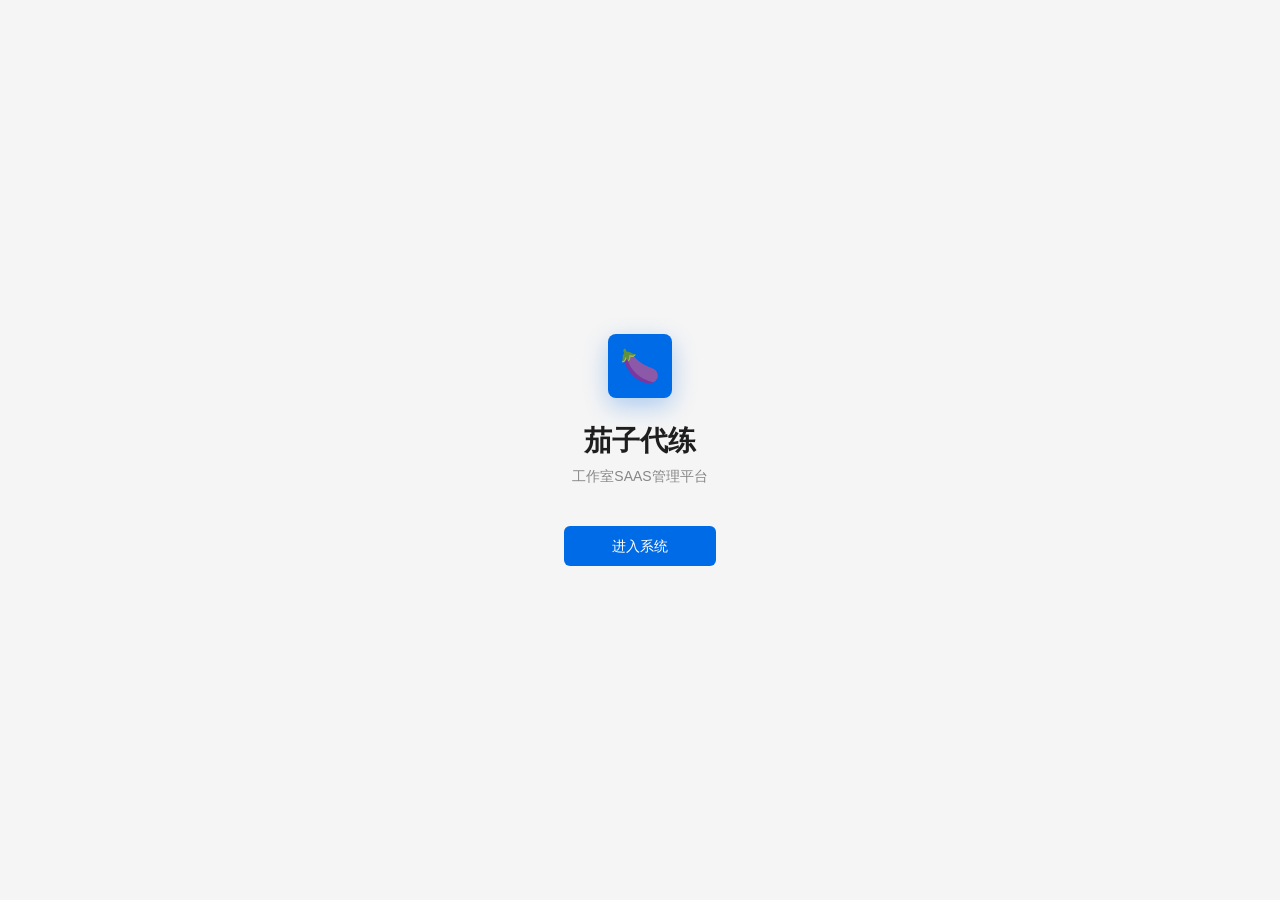
<file: prototype-v2.0-20260526.html>
<!DOCTYPE html>
<html lang="zh-CN">
<head>
<meta charset="UTF-8"><meta name="viewport" content="width=device-width, initial-scale=1.0">
<title>茄子代练 v2.0</title>
<style>
:root{--primary:#006be6;--primary-hover:#4096ff;--primary-light:#e6f4ff;--success:#57d188;--success-light:#f0f9eb;--warning:#efbd48;--warning-light:#fdf6ec;--danger:#ff3860;--danger-light:#fef0f0;--bg:#f5f5f5;--bg-container:#fff;--border:#e8e8e8;--border-light:#f0f0f0;--text:rgba(0,0,0,.88);--text-secondary:rgba(0,0,0,.45);--text-tertiary:rgba(0,0,0,.25);--font-family:-apple-system,BlinkMacSystemFont,"Segoe UI",Roboto,"Helvetica Neue",Arial,"Noto Sans",sans-serif;--font-size:14px;--font-size-sm:12px;--font-size-lg:16px;--radius:6px;--radius-sm:4px;--radius-lg:8px;--shadow-sm:0 1px 2px 0 rgba(0,0,0,.03),0 1px 6px -1px rgba(0,0,0,.02);--shadow-lg:0 6px 16px 0 rgba(0,0,0,.08),0 3px 6px -4px rgba(0,0,0,.12);--sider-bg:#141414;--sider-text:rgba(255,255,255,.65);--sider-text-active:#fff;--sider-item-hover:#1f1f1f;}
*{margin:0;padding:0;box-sizing:border-box;}
body{font-family:var(--font-family);background:var(--bg);display:flex;height:100vh;overflow:hidden;font-size:var(--font-size);color:var(--text);-webkit-font-smoothing:antialiased;}
.tree-sidebar{width:220px;background:var(--sider-bg);display:flex;flex-direction:column;flex-shrink:0;overflow-y:auto;z-index:200;}
.tree-sidebar .logo{padding:16px 20px;font-size:16px;font-weight:600;color:#fff;display:flex;align-items:center;gap:8px;border-bottom:1px solid rgba(255,255,255,.08);flex-shrink:0;}
.tree-sidebar .logo .lgo{width:34px;height:34px;background:var(--primary);border-radius:6px;display:flex;align-items:center;justify-content:center;font-size:18px;}
.tree-menu{flex:1;padding:4px 0;overflow-y:auto;}
.tree-group{margin-bottom:0;}
.tree-parent{padding:10px 20px;display:flex;align-items:center;gap:8px;cursor:pointer;color:var(--sider-text);font-size:13px;font-weight:500;transition:all .15s;user-select:none;}
.tree-parent:hover{color:#fff;background:rgba(255,255,255,.04);}
.tree-parent .arr{font-size:10px;margin-left:auto;transition:transform .2s;opacity:.5;}
.tree-parent.open{color:#fff;}
.tree-parent.open .arr{transform:rotate(90deg);opacity:1;}
.tree-children{overflow:hidden;max-height:0;transition:max-height .25s cubic-bezier(.4,0,.2,1);}
.tree-children.open{max-height:600px;}
.tree-item{padding:9px 20px 9px 48px;cursor:pointer;color:var(--sider-text);font-size:13px;transition:all .15s;position:relative;white-space:nowrap;}
.tree-item:hover{color:#fff;background:rgba(255,255,255,.04);}
.tree-item.active{color:#fff;background:var(--primary);}
.tree-item .dot{position:absolute;left:34px;top:50%;transform:translateY(-50%);width:5px;height:5px;border-radius:50%;background:rgba(255,255,255,.2);}
.tree-item.active .dot{background:#fff;}
.tree-sidebar .footer{padding:12px 16px;border-top:1px solid rgba(255,255,255,.06);flex-shrink:0;}
.tree-sidebar .footer .logout{display:inline-flex;align-items:center;gap:6px;padding:6px 12px;color:var(--sider-text);cursor:pointer;font-size:12px;border-radius:4px;transition:all .15s;}
.tree-sidebar .footer .logout:hover{color:#ff6890;background:rgba(255,56,96,.1);}
.main-wrap{flex:1;display:flex;flex-direction:column;overflow:hidden;min-width:0;}
.topbar{background:var(--bg-container);padding:0 24px;height:48px;display:flex;align-items:center;justify-content:space-between;border-bottom:1px solid var(--border-light);flex-shrink:0;}
.topbar .breadcrumb{font-size:var(--font-size);color:var(--text-secondary);}
.topbar .breadcrumb span{color:var(--text);font-weight:500;}
.topbar .right{display:flex;align-items:center;gap:12px;font-size:var(--font-size-sm);color:var(--text-secondary);}
.content{flex:1;overflow-y:auto;padding:24px;}
.ant-card{background:var(--bg-container);border-radius:var(--radius-lg);margin-bottom:16px;}
.ant-card-head{padding:12px 24px;border-bottom:1px solid var(--border-light);font-size:var(--font-size-lg);font-weight:600;display:flex;align-items:center;justify-content:space-between;color:var(--text);min-height:48px;}
.ant-card-body{padding:24px;}
.ant-card-body.np{padding:0;}
.ant-table-wrap{overflow-x:auto;}
.ant-table{width:100%;border-collapse:separate;border-spacing:0;font-size:var(--font-size);}
.ant-table th{padding:12px 16px;text-align:left;font-weight:600;color:var(--text);background:var(--bg);border-bottom:1px solid var(--border-light);font-size:var(--font-size);white-space:nowrap;}
.ant-table td{padding:12px 16px;border-bottom:1px solid var(--border-light);color:var(--text);}
.ant-table tbody tr:hover td{background:rgba(0,0,0,.02);}
.ant-table tbody tr.clickable{cursor:pointer;}
.ant-tag{display:inline-block;padding:0 7px;border-radius:var(--radius-sm);font-size:var(--font-size-sm);line-height:20px;border:1px solid;white-space:nowrap;}
.ant-tag-warning{background:var(--warning-light);color:#d4a014;border-color:#ffe7ba;}
.ant-tag-primary{background:var(--primary-light);color:var(--primary);border-color:#91caff;}
.ant-tag-success{background:var(--success-light);color:#3ea86a;border-color:#b7eb8f;}
.ant-tag-danger{background:var(--danger-light);color:var(--danger);border-color:#ffb5c1;}
.ant-tag-default{background:#fafafa;color:var(--text-secondary);border-color:var(--border);}
.ant-tag-purple{background:#f9f0ff;color:#722ed1;border-color:#d3adf7;}
.ant-btn{display:inline-flex;align-items:center;justify-content:center;padding:4px 15px;border-radius:var(--radius);font-size:var(--font-size);cursor:pointer;transition:all .2s;border:1px solid var(--border);background:var(--bg-container);color:var(--text);gap:4px;line-height:1.57143;font-family:inherit;white-space:nowrap;height:32px;box-shadow:0 1px 0 rgba(0,0,0,.02);}
.ant-btn:hover{color:var(--primary);border-color:var(--primary);}
.ant-btn-primary{background:var(--primary);color:#fff;border-color:var(--primary);box-shadow:0 1px 0 rgba(0,0,0,.04);}
.ant-btn-primary:hover{background:var(--primary-hover);border-color:var(--primary-hover);color:#fff;}
.ant-btn-success{background:var(--success);color:#fff;border-color:var(--success);}
.ant-btn-success:hover{background:#6be09e;border-color:#6be09e;color:#fff;}
.ant-btn-danger{color:var(--danger);border-color:var(--danger);}
.ant-btn-danger:hover{color:#ff6890;border-color:#ff6890;}
.ant-btn-sm{padding:0 7px;font-size:var(--font-size-sm);height:24px;border-radius:var(--radius-sm);}
.ant-form-item{margin-bottom:20px;}
.ant-form-label{display:block;font-size:var(--font-size);color:var(--text);margin-bottom:8px;line-height:1.57143;}
.ant-form-label .req{color:var(--danger);margin-right:4px;}
.ant-input{width:100%;padding:4px 11px;border:1px solid var(--border);border-radius:var(--radius);font-size:var(--font-size);background:var(--bg-container);transition:all .2s;font-family:inherit;color:var(--text);line-height:1.57143;height:32px;}
.ant-input:hover{border-color:var(--primary-hover);}
.ant-input:focus{outline:none;border-color:var(--primary);box-shadow:0 0 0 2px rgba(0,107,230,.1);}
.ant-input::placeholder{color:var(--text-tertiary);}
select.ant-input{cursor:pointer;padding-right:30px;appearance:auto;}
textarea.ant-input{resize:vertical;min-height:64px;}
.ant-row{display:flex;gap:0;}.ant-row>*{flex:1;margin-right:16px;}.ant-row>*:last-child{margin-right:0;}
.ant-tabs{display:flex;gap:0;margin-bottom:16px;border-bottom:1px solid var(--border-light);}
.ant-tab{padding:12px 0;margin-right:32px;cursor:pointer;font-size:var(--font-size);color:var(--text-secondary);border-bottom:2px solid transparent;margin-bottom:-1px;transition:all .2s;}
.ant-tab:hover{color:var(--primary);}.ant-tab.active{color:var(--primary);border-bottom-color:var(--primary);font-weight:500;}
.filter-bar{display:flex;gap:8px;margin-bottom:16px;flex-wrap:wrap;align-items:center;}
.filter-bar .ant-input{width:150px;}
.ant-pagination{display:flex;align-items:center;justify-content:flex-end;gap:8px;padding-top:16px;font-size:var(--font-size);color:var(--text-secondary);}
.ant-pagination .page-btn{min-width:32px;height:32px;display:flex;align-items:center;justify-content:center;border:1px solid var(--border);border-radius:var(--radius);cursor:pointer;background:var(--bg-container);padding:0 6px;}
.ant-pagination .page-btn:hover{border-color:var(--primary);color:var(--primary);}
.ant-pagination .page-btn.active{background:var(--primary);color:#fff;border-color:var(--primary);}
.ant-pagination .total{margin-right:auto;}
.stat-row{display:flex;gap:16px;margin-bottom:24px;flex-wrap:wrap;}
.stat-item{flex:1;min-width:130px;background:var(--bg-container);border-radius:var(--radius-lg);padding:24px;cursor:pointer;transition:all .2s;border:1px solid var(--border-light);}
.stat-item:hover{border-color:var(--primary);box-shadow:var(--shadow-sm);}
.stat-item .label{font-size:var(--font-size);color:var(--text-secondary);margin-bottom:8px;}
.stat-item .value{font-size:30px;font-weight:600;color:var(--text);line-height:1.2;}
.stat-item .sub{font-size:var(--font-size-sm);color:var(--text-secondary);margin-top:4px;}
.upload-area{border:1px dashed var(--border);border-radius:var(--radius);padding:16px;text-align:center;cursor:pointer;color:var(--text-secondary);transition:all .2s;font-size:var(--font-size);background:rgba(0,0,0,.02);}
.upload-area:hover{border-color:var(--primary);color:var(--primary);}
.ant-alert{padding:8px 15px;border-radius:var(--radius);font-size:var(--font-size);color:var(--text-secondary);background:rgba(0,0,0,.02);margin-top:16px;line-height:1.57143;border:1px solid var(--border-light);}
.ant-toast{position:fixed;top:50%;left:50%;transform:translate(-50%,-50%);padding:16px 32px;border-radius:var(--radius-lg);font-size:var(--font-size-lg);z-index:9999;display:none;animation:fadeIn .3s;color:var(--text);background:var(--bg-container);box-shadow:var(--shadow-lg);text-align:center;max-width:420px;}
@keyframes fadeIn{from{opacity:0;}to{opacity:1;}}
.login-overlay{position:fixed;top:0;left:0;right:0;bottom:0;background:var(--bg);z-index:9999;display:flex;align-items:center;justify-content:center;flex-direction:column;}
.login-overlay .lgo{width:64px;height:64px;background:var(--primary);border-radius:var(--radius-lg);display:flex;align-items:center;justify-content:center;margin:0 auto 24px;font-size:32px;box-shadow:0 8px 24px rgba(0,107,230,.3);}
.login-overlay h1{font-size:28px;font-weight:600;color:var(--text);margin-bottom:8px;}
.login-overlay .sub{font-size:var(--font-size);color:var(--text-secondary);margin-bottom:40px;}
.login-overlay .enter{display:inline-block;padding:8px 48px;background:var(--primary);color:#fff;border-radius:var(--radius);font-size:var(--font-size);font-weight:500;cursor:pointer;transition:all .2s;height:40px;line-height:24px;}
.login-overlay .enter:hover{background:var(--primary-hover);}
.radio-group{display:flex;gap:8px;}
.radio-item{padding:4px 15px;border:1px solid var(--border);border-radius:var(--radius);cursor:pointer;font-size:var(--font-size);transition:all .2s;background:var(--bg-container);height:32px;line-height:22px;}
.radio-item:hover{border-color:var(--primary);color:var(--primary);}
.radio-item.active{color:var(--primary);border-color:var(--primary);background:var(--primary-light);}
.link{color:var(--primary);cursor:pointer;}.link:hover{color:var(--primary-hover);}
.scroll-x{overflow-x:auto;}
.sticky-col{position:sticky;left:0;z-index:2;background:var(--bg-container);}
.ant-table thead th.sticky-col{background:var(--bg);z-index:3;}
.ant-table tbody td.sticky-col{box-shadow:2px 0 4px rgba(0,0,0,.04);}
.tab-dot{display:inline-block;width:7px;height:7px;background:var(--danger);border-radius:50%;margin-right:4px;vertical-align:middle;position:relative;top:-1px;}
.filter-toggle{display:inline-flex;align-items:center;gap:4px;cursor:pointer;color:var(--primary);font-size:var(--font-size);user-select:none;}
.filter-toggle:hover{color:var(--primary-hover);}
.filter-panel{display:none;margin-bottom:16px;padding:16px;background:var(--bg-container);border-radius:var(--radius-lg);border:1px solid var(--border-light);}
.filter-panel.show{display:block;}
.breadcrumb .sep{color:var(--text-tertiary);margin:0 6px;}
.floating-ball{position:fixed;bottom:40px;right:24px;width:50px;height:50px;background:var(--primary);border-radius:50%;display:flex;align-items:center;justify-content:center;cursor:pointer;z-index:9998;box-shadow:0 4px 16px rgba(0,107,230,.4);transition:all .2s;font-size:20px;}
.floating-ball:hover{transform:scale(1.1);box-shadow:0 6px 24px rgba(0,107,230,.5);}
.role-panel{position:fixed;bottom:100px;right:24px;width:280px;background:var(--bg-container);border-radius:var(--radius-lg);box-shadow:var(--shadow-lg);z-index:9997;display:none;overflow:hidden;}
.role-panel.show{display:block;animation:fadeIn .2s;}
.role-panel .rp-header{padding:16px 20px;border-bottom:1px solid var(--border-light);font-weight:600;font-size:var(--font-size-lg);}
.role-panel .rp-body{max-height:320px;overflow-y:auto;}
.role-panel .rp-item{padding:12px 20px;display:flex;align-items:center;gap:12px;cursor:pointer;transition:all .15s;border-bottom:1px solid var(--border-light);}
.role-panel .rp-item:hover{background:var(--primary-light);}
.role-panel .rp-item.active{background:var(--primary-light);border-left:3px solid var(--primary);}
.role-panel .rp-item .rp-icon{width:36px;height:36px;border-radius:50%;display:flex;align-items:center;justify-content:center;font-size:16px;flex-shrink:0;}
.role-panel .rp-item .rp-icon.op{background:#e6f4ff;color:var(--primary);}
.role-panel .rp-item .rp-icon.cs{background:#f0f9eb;color:var(--success);}
.role-panel .rp-item .rp-icon.fin{background:#fdf6ec;color:var(--warning);}
.role-panel .rp-item .rp-icon.guild{background:#f9f0ff;color:#722ed1;}
.role-panel .rp-item .rp-icon.booster{background:#e6f4ff;color:var(--primary);}
.role-panel .rp-item .rp-info{flex:1;min-width:0;}
.role-panel .rp-item .rp-name{font-size:var(--font-size);font-weight:500;color:var(--text);}
.role-panel .rp-item .rp-desc{font-size:var(--font-size-sm);color:var(--text-secondary);}
.role-panel .rp-item .rp-check{color:var(--primary);font-size:16px;}
.modal-overlay{position:fixed;top:0;left:0;right:0;bottom:0;background:rgba(0,0,0,.45);z-index:9998;display:none;align-items:center;justify-content:center;}
.modal-overlay.show{display:flex;}
.modal-box{background:var(--bg-container);border-radius:var(--radius-lg);width:520px;max-height:80vh;overflow-y:auto;box-shadow:var(--shadow-lg);animation:fadeIn .2s;}
.modal-box .modal-header{padding:16px 24px;border-bottom:1px solid var(--border-light);display:flex;align-items:center;justify-content:space-between;font-size:var(--font-size-lg);font-weight:600;}
.modal-box .modal-header .close{width:28px;height:28px;display:flex;align-items:center;justify-content:center;border-radius:var(--radius-sm);cursor:pointer;font-size:16px;color:var(--text-secondary);transition:all .15s;}
.modal-box .modal-header .close:hover{background:var(--bg);color:var(--text);}
.modal-box .modal-body{padding:24px;}
.modal-box .modal-footer{padding:12px 24px;border-top:1px solid var(--border-light);display:flex;justify-content:flex-end;gap:8px;}
.role-badge{display:inline-block;padding:2px 10px;border-radius:10px;font-size:11px;font-weight:500;}
.role-badge.op{background:#e6f4ff;color:var(--primary);}
.role-badge.cs{background:#f0f9eb;color:var(--success);}
.role-badge.fin{background:#fdf6ec;color:#d4a014;}
.role-badge.guild{background:#f9f0ff;color:#722ed1;}
.role-badge.booster{background:#e6f4ff;color:var(--primary);}
.role-badge.admin{background:#fef0f0;color:var(--danger);}
</style>
</head>
<body>
<div class="login-overlay" id="login-overlay">
  <div class="lgo">🍆</div>
  <h1>茄子代练</h1>
  <div class="sub">工作室SAAS管理平台</div>
  <div class="enter" onclick="doLogin()">进入系统</div>
</div>
<div class="tree-sidebar" id="sidebar">
  <div class="logo"><div class="lgo">🍆</div>茄子代练</div>
  <div class="tree-menu" id="tree-menu"></div>
  <div class="footer"><div class="logout" onclick="doLogout()">🚪 退出登录</div></div>
</div>
<div class="main-wrap">
  <div class="topbar">
    <div class="breadcrumb" id="breadcrumb">工作台 / <span>首页</span></div>
    <div class="right">2026-05-26 &nbsp;|&nbsp; <span id="top-role" class="role-badge op">平台运营</span></div>
  </div>
  <div class="content" id="content-area"></div>
</div>
<div class="ant-toast" id="toast"></div>
<div class="floating-ball" id="floating-ball" onclick="toggleRolePanel()" title="切换角色">🔄</div>
<div class="role-panel" id="role-panel">
  <div class="rp-header">切换角色视角</div>
  <div class="rp-body" id="role-list"></div>
</div>
<div class="modal-overlay" id="modal-overlay">
  <div class="modal-box" id="modal-box"></div>
</div>
<script>

var curPage='home',openGroup='workspace',curTab='全部',curSubTab='按日统计',toastTimer,currentRole='operator',grabCounter=0;

var roleDefs=[
  {key:'admin',name:'平台管理员',icon:'👑',css:'admin',desc:'系统最高权限，处理特殊事件'},
  {key:'operator',name:'平台运营',icon:'⚙️',css:'op',desc:'订单录入、代练管理、工会管理、系统配置'},
  {key:'cs',name:'平台客服',icon:'🎧',css:'cs',desc:'订单审核、验收、结算'},
  {key:'finance',name:'平台财务',icon:'💰',css:'fin',desc:'提现审核、工会/代练/客服结算'},
  {key:'guild_admin',name:'工会管理员',icon:'🏛️',css:'guild',desc:'工会最高权限，管理本工会代练'},
  {key:'guild_operator',name:'工会运营',icon:'🏢',css:'guild',desc:'订单录入，管理本工会人员和订单'},
  {key:'booster',name:'代练',icon:'🎮',css:'booster',desc:'接单、执行、交付、提现'}
];

function getRole(){return roleDefs.find(function(r){return r.key===currentRole;})||roleDefs[0];}

function roleVisible(pageId){
  var r=currentRole;
  // 我的资产：仅工会和打手
  if(pageId==='my-assets') return r==='guild_admin'||r==='guild_operator'||r==='booster';
  // 订单录入：打手和客服不可见
  if(pageId==='order-entry') return r!=='booster'&&r!=='cs';
  // 财务管理：打手不可见
  if(pageId==='guild-settlement'||pageId==='booster-settlement'||pageId==='cs-settlement'||pageId==='withdraw-audit') return r!=='booster';
  // 人员管理和系统管理：客服和打手不可见
  if(pageId==='org-mgmt'||pageId==='position-mgmt'||pageId==='user-mgmt'||pageId==='booster-review'||pageId==='bind-set'||pageId==='game-config'||pageId==='permission-mgmt') return r!=='booster'&&r!=='cs';
  // 订单池：客服和财务不可见
  if(pageId==='order-pool') return r!=='cs'&&r!=='finance';
  return true;
}

function roleHasGroup(groupKey){
  var items=menuTree.find(function(g){return g.key===groupKey;});
  if(!items) return false;
  return items.children.some(function(c){return roleVisible(c.id);});
}

var menuTree=[
  {key:'workspace',icon:'📊',label:'工作台',children:[
    {id:'home',label:'首页',icon:'🏠'},
    {id:'my-assets',label:'我的资产',icon:'💎'}
  ]},
  {key:'order',icon:'📋',label:'订单管理',badge:'28',children:[
    {id:'order-entry',label:'订单录入',icon:'➕'},
    {id:'order-mgmt',label:'订单管理',icon:'📋'},
    {id:'order-pool',label:'订单池',icon:'📦',badge:'8'}
  ]},
  {key:'data',icon:'📈',label:'数据报表',children:[
    {id:'data-overview',label:'数据概览',icon:'📊'}
  ]},
  {key:'finance',icon:'💰',label:'财务管理',badge:'6',children:[
    {id:'guild-settlement',label:'工会结算',icon:'🏛️'},
    {id:'booster-settlement',label:'打手结算',icon:'💵'},
    {id:'cs-settlement',label:'客服结算',icon:'💳'},
    {id:'withdraw-audit',label:'提现审核',icon:'🔐',badge:'3'}
  ]},
  {key:'personnel',icon:'👥',label:'人员管理',children:[
    {id:'org-mgmt',label:'机构管理',icon:'🏢'},
    {id:'position-mgmt',label:'岗位管理',icon:'📝'},
    {id:'user-mgmt',label:'用户管理',icon:'👤'},
    {id:'booster-review',label:'打手审核',icon:'✅',badge:'2'},
    {id:'bind-set',label:'下家绑定',icon:'🔗'}
  ]},
  {key:'system',icon:'⚙️',label:'系统管理',children:[
    {id:'game-config',label:'游戏设置',icon:'🎮'},
    {id:'permission-mgmt',label:'权限管理',icon:'🔐'}
  ]}
];

var pageTitles={
  home:'工作台 > 首页','my-assets':'工作台 > 我的资产',
  'order-entry':'订单管理 > 订单录入','order-mgmt':'订单管理 > 订单管理','order-pool':'订单管理 > 订单池',
  'data-overview':'数据报表 > 数据概览','order-report':'数据报表 > 订单报表',
  'guild-settlement':'财务管理 > 工会结算','booster-settlement':'财务管理 > 打手结算','cs-settlement':'财务管理 > 客服结算','withdraw-audit':'财务管理 > 提现审核',
  'org-mgmt':'人员管理 > 机构管理','position-mgmt':'人员管理 > 岗位管理','user-mgmt':'人员管理 > 用户管理','booster-review':'人员管理 > 打手审核','bind-set':'人员管理 > 下家绑定',
  'game-config':'系统管理 > 游戏设置','permission-mgmt':'系统管理 > 权限管理'
};

var pageIcons={
  home:'📊','my-assets':'💎','order-entry':'➕','order-mgmt':'📋','order-pool':'📦',
  'data-overview':'📊','order-report':'📑','guild-settlement':'🏛️','booster-settlement':'💵','cs-settlement':'💳','withdraw-audit':'🔐',
  'org-mgmt':'🏢','position-mgmt':'📝','user-mgmt':'👤','booster-review':'✅','bind-set':'🔗','game-config':'🎮','permission-mgmt':'🔐'
};

function renderTree(){
  var h='',role=getRole();
  menuTree.forEach(function(g){
    // Filter visible children
    var visChildren=g.children.filter(function(c){return roleVisible(c.id);});
    if(visChildren.length===0) return;
    var open=openGroup===g.key;
    h+='<div class="tree-group">';
    h+='<div class="tree-parent'+(open?' open':'')+'" data-key="'+g.key+'">'+g.icon+' '+g.label;
    if(g.badge) h+=' <span style="background:var(--danger);color:#fff;padding:0 5px;border-radius:8px;font-size:10px;margin-left:4px;">'+g.badge+'</span>';
    h+='<span class="arr">▶</span></div>';
    h+='<div class="tree-children'+(open?' open':'')+'">';
    visChildren.forEach(function(c){
      h+='<div class="tree-item'+(curPage===c.id?' active':'')+'" data-page="'+c.id+'"><span class="dot"></span>'+c.label;
      if(c.badge) h+=' <span style="background:var(--danger);color:#fff;padding:0 5px;border-radius:8px;font-size:10px;margin-left:4px;">'+c.badge+'</span>';
      h+='</div>';
    });
    h+='</div></div>';
  });
  document.getElementById('tree-menu').innerHTML=h;
  document.getElementById('top-role').textContent=role.name;
  document.getElementById('top-role').className='role-badge '+role.css;
  document.querySelectorAll('.tree-parent').forEach(function(el){
    el.addEventListener('click',function(e){
      e.stopPropagation();
      var k=this.getAttribute('data-key');
      toggleGroup(k);
    });
  });
  document.querySelectorAll('.tree-item').forEach(function(el){
    el.addEventListener('click',function(e){
      e.stopPropagation();
      var p=this.getAttribute('data-page');
      if(p===curPage) return;
      curPage=p;
      openGroup=findGroup(p);
      renderTree();
      renderContent();
    });
  });
}

function findGroup(pageId){
  for(var i=0;i<menuTree.length;i++){
    var g=menuTree[i];
    for(var j=0;j<g.children.length;j++){
      if(g.children[j].id===pageId) return g.key;
    }
  }
  return openGroup;
}

function toggleGroup(key){
  openGroup=openGroup===key?'':key;
  renderTree();
}

function renderRolePanel(){
  var h='';
  roleDefs.forEach(function(r){
    h+='<div class="rp-item'+(r.key===currentRole?' active':'')+'" onclick="switchRole(\''+r.key+'\')"><div class="rp-icon '+r.css+'">'+r.icon+'</div><div class="rp-info"><div class="rp-name">'+r.name+'</div><div class="rp-desc">'+r.desc+'</div></div>'+(r.key===currentRole?'<span class="rp-check">✓</span>':'')+'</div>';
  });
  document.getElementById('role-list').innerHTML=h;
}

function toggleRolePanel(){
  var p=document.getElementById('role-panel');
  if(p.classList.contains('show')){p.classList.remove('show');return;}
  renderRolePanel();
  p.classList.add('show');
}

function switchRole(key){
  currentRole=key;
  // Auto-navigate to valid page if current is hidden
  if(!roleVisible(curPage)) curPage='home';
  openGroup='workspace';
  curTab='全部';
  document.getElementById('role-panel').classList.remove('show');
  renderTree();
  renderContent();
}

// Close role panel on outside click
document.addEventListener('click',function(e){
  var p=document.getElementById('role-panel');
  var b=document.getElementById('floating-ball');
  if(!p.contains(e.target)&&e.target!==b&&!b.contains(e.target)){
    p.classList.remove('show');
  }
});

function openModal(title,bodyHTML,footerHTML){
  var overlay=document.getElementById('modal-overlay');
  var box=document.getElementById('modal-box');
  box.innerHTML='<div class="modal-header">'+title+'<span class="close" onclick="closeModal()">✕</span></div><div class="modal-body">'+bodyHTML+'</div>'+(footerHTML?'<div class="modal-footer">'+footerHTML+'</div>':'');
  overlay.classList.add('show');
}

function closeModal(){
  document.getElementById('modal-overlay').classList.remove('show');
}

function showOrderDetail(oid){
  var body='<div style="display:flex;gap:16px;"><div style="flex:1;"><div class="ant-form-item"><div class="ant-form-label">订单编号</div><div style="font-weight:500;">'+oid+'</div></div><div class="ant-form-item"><div class="ant-form-label">订单状态</div><span class="ant-tag ant-tag-primary">执行中</span></div><div class="ant-form-item"><div class="ant-form-label">订单标题</div><div>排位青铜→钻石</div></div><div class="ant-form-item"><div class="ant-form-label">订单类型</div><div>代练</div></div><div class="ant-form-item"><div class="ant-form-label">游戏信息</div><div>三角洲行动端游 / WeGame / QQ账号</div></div></div><div style="flex:1;"><div class="ant-form-item"><div class="ant-form-label">角色名称</div><div>玩家A</div></div><div class="ant-form-item"><div class="ant-form-label">用户手机号</div><div>138****8888</div></div><div class="ant-form-item"><div class="ant-form-label">订单金额</div><div style="font-weight:500;">¥298.00</div></div><div class="ant-form-item"><div class="ant-form-label">当前打手</div><div>王代练</div></div><div class="ant-form-item"><div class="ant-form-label">指派客服</div><div>小李</div></div></div></div><div class="ant-form-item"><div class="ant-form-label">订单备注</div><div style="color:var(--text-secondary);">客户要求48小时内完成</div></div><div class="ant-form-item"><div class="ant-form-label">创建时间</div><div>2026-05-26 14:30</div></div>';
  openModal('📋 订单详情 - '+oid,body,'<button class="ant-btn" onclick="closeModal()">关闭</button>');
}

document.getElementById('modal-overlay').addEventListener('click',function(e){
  if(e.target===this) closeModal();
});

function setBreadcrumb(title){
  var parts=title.split(' > ');
  var h='';
  parts.forEach(function(p,i){
    if(i>0) h+='<span class="sep">/</span>';
    if(i===parts.length-1) h+='<span>'+p+'</span>';
    else h+=p;
  });
  document.getElementById('breadcrumb').innerHTML=h;
}

function toast(msg,red){
  var t=document.getElementById('toast');
  if(red) msg=msg.replace(red,'<span style="color:var(--danger);font-weight:600;">'+red+'</span>');
  t.innerHTML=msg;t.style.display='block';
  clearTimeout(toastTimer);
  toastTimer=setTimeout(function(){t.style.display='none';},5000);
}

function renderContent(){
  var title=pageTitles[curPage]||curPage;
  setBreadcrumb(title);
  var c=document.getElementById('content-area');
  var fn=window['r'+curPage.split('-').map(function(w){return w.charAt(0).toUpperCase()+w.slice(1);}).join('').replace(/-/g,'')];
  c.innerHTML=fn?fn():'<div class="ant-card"><div class="ant-card-body" style="text-align:center;padding:80px;color:var(--text-secondary);">功能开发中</div></div>';
}

function doLogin(){document.getElementById('login-overlay').style.display='none';openGroup='workspace';renderTree();renderContent();}
function doLogout(){document.getElementById('login-overlay').style.display='flex';}

// ─── PAGE RENDER FUNCTIONS ───

function rHome(){
  var r=currentRole;
  // ── 平台管理员：全量待处理汇总，点击卡片跳转对应页面集中处理 ──
  if(r==='admin'){
    return '<div class="stat-row"><div class="stat-item" onclick="curPage=\'order-mgmt\';curTab=\'待审核\';openGroup=\'order\';renderTree();renderContent()"><div class="label">待审核订单</div><div class="value" style="color:var(--danger);">5</div><div class="sub">客服待处理 →</div></div><div class="stat-item" onclick="curPage=\'order-mgmt\';openGroup=\'order\';renderTree();renderContent()"><div class="label">待验收订单</div><div class="value" style="color:var(--warning);">12</div><div class="sub">客服待处理 →</div></div><div class="stat-item" onclick="curPage=\'booster-review\';openGroup=\'personnel\';renderTree();renderContent()"><div class="label">待审核代练</div><div class="value" style="color:var(--danger);">2</div><div class="sub">运营待处理 →</div></div><div class="stat-item" onclick="curPage=\'withdraw-audit\';openGroup=\'finance\';renderTree();renderContent()"><div class="label">待审核提现</div><div class="value" style="color:var(--warning);">3</div><div class="sub">¥8,500 财务待处理 →</div></div></div><div class="stat-row"><div class="stat-item" onclick="curPage=\'guild-settlement\';openGroup=\'finance\';renderTree();renderContent()"><div class="label">工会结算申请</div><div class="value" style="color:var(--warning);">2</div><div class="sub">¥13,510 财务待处理 →</div></div><div class="stat-item"><div class="label">今日新增订单</div><div class="value">28</div><div class="sub" style="color:var(--success);">↑ 32% 较昨日</div></div><div class="stat-item"><div class="label">执行中订单</div><div class="value" style="color:var(--primary);">45</div><div class="sub">在册代练 32 人 · 5 工会</div></div><div class="stat-item"><div class="label">今日流水</div><div class="value">¥18,520</div><div class="sub">待结算 ¥6,800</div></div></div><div style="margin-top:16px;"><div class="ant-card"><div class="ant-card-head">⚡ 快捷操作</div><div class="ant-card-body"><div style="display:flex;gap:16px;flex-wrap:wrap;"><div class="stat-item" onclick="curPage=\'order-mgmt\';curTab=\'待审核\';openGroup=\'order\';renderTree();renderContent()" style="display:flex;align-items:center;gap:12px;min-width:200px;"><div style="width:40px;height:40px;background:var(--danger-light);border-radius:8px;display:flex;align-items:center;justify-content:center;font-size:18px;">📋</div><div><div style="font-weight:500;">订单审核</div><div style="font-size:var(--font-size-sm);color:var(--danger);">5 单待审核</div></div></div><div class="stat-item" onclick="curPage=\'booster-review\';openGroup=\'personnel\';renderTree();renderContent()" style="display:flex;align-items:center;gap:12px;min-width:200px;"><div style="width:40px;height:40px;background:var(--warning-light);border-radius:8px;display:flex;align-items:center;justify-content:center;font-size:18px;">🔍</div><div><div style="font-weight:500;">代练审核</div><div style="font-size:var(--font-size-sm);color:var(--danger);">2 人待审核</div></div></div><div class="stat-item" onclick="curPage=\'withdraw-audit\';openGroup=\'finance\';renderTree();renderContent()" style="display:flex;align-items:center;gap:12px;min-width:200px;"><div style="width:40px;height:40px;background:var(--danger-light);border-radius:8px;display:flex;align-items:center;justify-content:center;font-size:18px;">💳</div><div><div style="font-weight:500;">提现审核</div><div style="font-size:var(--font-size-sm);color:var(--warning);">3 笔 ¥8,500</div></div></div><div class="stat-item" onclick="curPage=\'guild-settlement\';openGroup=\'finance\';renderTree();renderContent()" style="display:flex;align-items:center;gap:12px;min-width:200px;"><div style="width:40px;height:40px;background:var(--primary-light);border-radius:8px;display:flex;align-items:center;justify-content:center;font-size:18px;">🏛️</div><div><div style="font-weight:500;">工会结算</div><div style="font-size:var(--font-size-sm);color:var(--warning);">2 笔 ¥13,510</div></div></div></div></div></div></div>';
  }
  // ── 平台运营：待审核代练 + 订单池分配 + 录入订单 ──
  if(r==='operator'){
    return '<div class="stat-row"><div class="stat-item" onclick="curPage=\'booster-review\';openGroup=\'personnel\';renderTree();renderContent()"><div class="label">待审核代练身份</div><div class="value" style="color:var(--danger);">2</div><div class="sub">需尽快审核 →</div></div><div class="stat-item" onclick="curPage=\'order-pool\';openGroup=\'order\';renderTree();renderContent()"><div class="label">订单池可分配</div><div class="value" style="color:var(--primary);">8</div><div class="sub">待指派打手/工会 →</div></div><div class="stat-item"><div class="label">今日新增订单</div><div class="value">28</div><div class="sub" style="color:var(--success);">↑ 32% 较昨日</div></div><div class="stat-item"><div class="label">执行中订单</div><div class="value" style="color:var(--primary);">45</div><div class="sub">待验收 12 · 告警 2</div></div></div><div style="margin-top:16px;"><div class="ant-card"><div class="ant-card-head">⚡ 快捷操作</div><div class="ant-card-body"><div style="display:flex;gap:16px;flex-wrap:wrap;"><div class="stat-item" onclick="curPage=\'order-entry\';openGroup=\'order\';renderTree();renderContent()" style="display:flex;align-items:center;gap:12px;min-width:200px;"><div style="width:40px;height:40px;background:var(--primary-light);border-radius:8px;display:flex;align-items:center;justify-content:center;font-size:18px;">➕</div><div><div style="font-weight:500;">录入订单</div><div style="font-size:var(--font-size-sm);color:var(--text-secondary);">手动 / Excel / API</div></div></div><div class="stat-item" onclick="curPage=\'order-pool\';openGroup=\'order\';renderTree();renderContent()" style="display:flex;align-items:center;gap:12px;min-width:200px;border-color:var(--primary);"><div style="width:40px;height:40px;background:var(--primary-light);border-radius:8px;display:flex;align-items:center;justify-content:center;font-size:18px;">📦</div><div><div style="font-weight:500;">订单池分配</div><div style="font-size:var(--font-size-sm);color:var(--primary);">8 单待分配</div></div></div><div class="stat-item" onclick="curPage=\'booster-review\';openGroup=\'personnel\';renderTree();renderContent()" style="display:flex;align-items:center;gap:12px;min-width:200px;border-color:var(--danger);"><div style="width:40px;height:40px;background:var(--danger-light);border-radius:8px;display:flex;align-items:center;justify-content:center;font-size:18px;">🔍</div><div><div style="font-weight:500;">代练身份审核</div><div style="font-size:var(--font-size-sm);color:var(--danger);">2 人待审核</div></div></div></div></div></div></div>';
  }
  // ── 平台客服：待审核订单 + 待验收订单 ──
  if(r==='cs'){
    return '<div class="stat-row"><div class="stat-item" onclick="curPage=\'order-mgmt\';curTab=\'待审核\';openGroup=\'order\';renderTree();renderContent()"><div class="label">待审核订单</div><div class="value" style="color:var(--danger);">5</div><div class="sub">点击进入订单审核 →</div></div><div class="stat-item" onclick="curPage=\'order-mgmt\';openGroup=\'order\';renderTree();renderContent()"><div class="label">待验收订单</div><div class="value" style="color:var(--warning);">12</div><div class="sub">代练已提交交付 →</div></div><div class="stat-item"><div class="label">今日处理订单</div><div class="value" style="color:var(--success);">15</div><div class="sub">通过 12 · 驳回 3</div></div><div class="stat-item"><div class="label">待结算订单</div><div class="value">8</div><div class="sub">已验收待确认结算</div></div></div><div style="margin-top:16px;"><div class="ant-card"><div class="ant-card-head">⚡ 快捷操作</div><div class="ant-card-body"><div style="display:flex;gap:16px;flex-wrap:wrap;"><div class="stat-item" onclick="curPage=\'order-mgmt\';curTab=\'待审核\';openGroup=\'order\';renderTree();renderContent()" style="display:flex;align-items:center;gap:12px;min-width:200px;border-color:var(--danger);"><div style="width:40px;height:40px;background:var(--danger-light);border-radius:8px;display:flex;align-items:center;justify-content:center;font-size:18px;">📋</div><div><div style="font-weight:500;">订单审核</div><div style="font-size:var(--font-size-sm);color:var(--danger);">5 单待审核</div></div></div><div class="stat-item" onclick="curPage=\'order-mgmt\';openGroup=\'order\';renderTree();renderContent()" style="display:flex;align-items:center;gap:12px;min-width:200px;border-color:var(--warning);"><div style="width:40px;height:40px;background:var(--warning-light);border-radius:8px;display:flex;align-items:center;justify-content:center;font-size:18px;">✅</div><div><div style="font-weight:500;">订单验收</div><div style="font-size:var(--font-size-sm);color:var(--warning);">12 单待验收</div></div></div></div></div></div></div>';
  }
  // ── 平台财务：工会结算申请 + 提现申请 ──
  if(r==='finance'){
    return '<div class="stat-row"><div class="stat-item" onclick="curPage=\'guild-settlement\';openGroup=\'finance\';renderTree();renderContent()"><div class="label">工会结算申请</div><div class="value" style="color:var(--warning);">2</div><div class="sub">¥13,510 待打款 →</div></div><div class="stat-item" onclick="curPage=\'withdraw-audit\';openGroup=\'finance\';renderTree();renderContent()"><div class="label">提现申请</div><div class="value" style="color:var(--danger);">3</div><div class="sub">¥8,500 待审核 →</div></div><div class="stat-item"><div class="label">本月已结算</div><div class="value" style="color:var(--success);">¥68,500</div><div class="sub">打手 ¥38,200 · 工会 ¥24,300 · 客服 ¥6,000</div></div><div class="stat-item"><div class="label">本月平台收入</div><div class="value">¥98,200</div><div class="sub" style="color:var(--success);">利润率 30.2%</div></div></div><div style="margin-top:16px;"><div class="ant-card"><div class="ant-card-head">⚡ 快捷操作</div><div class="ant-card-body"><div style="display:flex;gap:16px;flex-wrap:wrap;"><div class="stat-item" onclick="curPage=\'guild-settlement\';openGroup=\'finance\';renderTree();renderContent()" style="display:flex;align-items:center;gap:12px;min-width:200px;border-color:var(--warning);"><div style="width:40px;height:40px;background:var(--primary-light);border-radius:8px;display:flex;align-items:center;justify-content:center;font-size:18px;">🏛️</div><div><div style="font-weight:500;">工会结算处理</div><div style="font-size:var(--font-size-sm);color:var(--warning);">2 笔 ¥13,510</div></div></div><div class="stat-item" onclick="curPage=\'withdraw-audit\';openGroup=\'finance\';renderTree();renderContent()" style="display:flex;align-items:center;gap:12px;min-width:200px;border-color:var(--danger);"><div style="width:40px;height:40px;background:var(--danger-light);border-radius:8px;display:flex;align-items:center;justify-content:center;font-size:18px;">💳</div><div><div style="font-weight:500;">提现审核处理</div><div style="font-size:var(--font-size-sm);color:var(--danger);">3 笔 ¥8,500</div></div></div></div></div></div></div>';
  }
  // ── 工会管理员 / 工会运营：录入 + 验收 + 结算 ──
  if(r==='guild_admin'||r==='guild_operator'){
    return '<div class="stat-row"><div class="stat-item" onclick="curPage=\'order-entry\';openGroup=\'order\';renderTree();renderContent()"><div class="label">今日录入订单</div><div class="value">6</div><div class="sub" style="color:var(--success);">↑ 2 单 较昨日</div></div><div class="stat-item" onclick="curPage=\'order-mgmt\';openGroup=\'order\';renderTree();renderContent()"><div class="label">工会执行中订单</div><div class="value" style="color:var(--primary);">18</div><div class="sub">待验收 5 单 →</div></div><div class="stat-item"><div class="label">工会本月流水</div><div class="value">¥32,500</div><div class="sub">待结算 ¥8,750</div></div><div class="stat-item" onclick="curPage=\'my-assets\';openGroup=\'workspace\';renderTree();renderContent()"><div class="label">工会账户余额</div><div class="value" style="color:var(--success);">¥24,880</div><div class="sub">可结算 ¥8,750 →</div></div></div><div style="margin-top:16px;"><div class="ant-card"><div class="ant-card-head">⚡ 快捷操作</div><div class="ant-card-body"><div style="display:flex;gap:16px;flex-wrap:wrap;"><div class="stat-item" onclick="curPage=\'order-entry\';openGroup=\'order\';renderTree();renderContent()" style="display:flex;align-items:center;gap:12px;min-width:200px;"><div style="width:40px;height:40px;background:var(--primary-light);border-radius:8px;display:flex;align-items:center;justify-content:center;font-size:18px;">➕</div><div><div style="font-weight:500;">录入订单</div><div style="font-size:var(--font-size-sm);color:var(--text-secondary);">为本工会录入订单</div></div></div><div class="stat-item" onclick="curPage=\'order-mgmt\';openGroup=\'order\';renderTree();renderContent()" style="display:flex;align-items:center;gap:12px;min-width:200px;border-color:var(--warning);"><div style="width:40px;height:40px;background:var(--warning-light);border-radius:8px;display:flex;align-items:center;justify-content:center;font-size:18px;">✅</div><div><div style="font-weight:500;">订单验收</div><div style="font-size:var(--font-size-sm);color:var(--warning);">5 单待验收</div></div></div><div class="stat-item" onclick="curPage=\'my-assets\';openGroup=\'workspace\';renderTree();renderContent()" style="display:flex;align-items:center;gap:12px;min-width:200px;border-color:var(--success);"><div style="width:40px;height:40px;background:var(--success-light);border-radius:8px;display:flex;align-items:center;justify-content:center;font-size:18px;">💵</div><div><div style="font-weight:500;">工会结算</div><div style="font-size:var(--font-size-sm);color:var(--success);">¥8,750 可结算</div></div></div>'+(currentRole==='guild_admin'?'<div class="stat-item" onclick="openSettleApply()" style="display:flex;align-items:center;gap:12px;min-width:200px;border-color:var(--primary);"><div style="width:40px;height:40px;background:var(--primary-light);border-radius:8px;display:flex;align-items:center;justify-content:center;font-size:18px;">💰</div><div><div style="font-weight:500;">发起结算</div><div style="font-size:var(--font-size-sm);color:var(--primary);">填写打款信息</div></div></div>':'')+'</div></div></div></div>';
  }
  // ── 代练：个人接单/提现 ──
  if(r==='booster'){
    return '<div class="stat-row"><div class="stat-item" onclick="curPage=\'order-pool\';openGroup=\'order\';renderTree();renderContent()"><div class="label">可接订单</div><div class="value" style="color:var(--primary);">8</div><div class="sub">订单池有单可抢 →</div></div><div class="stat-item"><div class="label">执行中订单</div><div class="value" style="color:var(--warning);">3</div><div class="sub">待提交交付 1 单</div></div><div class="stat-item" onclick="curPage=\'my-assets\';openGroup=\'workspace\';renderTree();renderContent()"><div class="label">本月收入</div><div class="value" style="color:var(--success);">¥4,800</div><div class="sub">可提现 ¥2,500 →</div></div><div class="stat-item"><div class="label">好评率</div><div class="value">98.5%</div><div class="sub" style="color:var(--success);">↑ 0.3%</div></div></div><div style="margin-top:16px;"><div class="ant-card"><div class="ant-card-head">⚡ 快捷操作</div><div class="ant-card-body"><div style="display:flex;gap:16px;flex-wrap:wrap;"><div class="stat-item" onclick="curPage=\'order-pool\';openGroup=\'order\';renderTree();renderContent()" style="display:flex;align-items:center;gap:12px;min-width:200px;border-color:var(--primary);"><div style="width:40px;height:40px;background:var(--primary-light);border-radius:8px;display:flex;align-items:center;justify-content:center;font-size:18px;">📦</div><div><div style="font-weight:500;">接单大厅</div><div style="font-size:var(--font-size-sm);color:var(--primary);">8 单可抢</div></div></div><div class="stat-item" onclick="curPage=\'my-assets\';openGroup=\'workspace\';renderTree();renderContent()" style="display:flex;align-items:center;gap:12px;min-width:200px;border-color:var(--warning);"><div style="width:40px;height:40px;background:var(--warning-light);border-radius:8px;display:flex;align-items:center;justify-content:center;font-size:18px;">💳</div><div><div style="font-weight:500;">提现</div><div style="font-size:var(--font-size-sm);color:var(--warning);">可提现 ¥2,500</div></div></div></div></div></div></div>';
  }
  return '';
}

function rMyAssets(){
  var r=currentRole,isGuild=r==='guild_admin'||r==='guild_operator',isBooster=r==='booster';
  // Guild settlement modal
  function openGuildSettle(){
    var body='<div class="ant-form-item"><div class="ant-form-label"><span class="req">*</span>工会名称</div><input class="ant-input" value="三角洲工会A组" readonly></div><div class="ant-form-item"><div class="ant-form-label"><span class="req">*</span>可结算金额</div><input class="ant-input" value="¥8,750.00" readonly style="background:#f5f5f5;"></div><div class="ant-form-item"><div class="ant-form-label"><span class="req">*</span>收款银行</div><select class="ant-input"><option>中国工商银行</option><option>中国建设银行</option><option>中国农业银行</option><option>中国银行</option><option>招商银行</option></select></div><div class="ant-form-item"><div class="ant-form-label"><span class="req">*</span>收款账户名</div><input class="ant-input" placeholder="对公账户全称"></div><div class="ant-form-item"><div class="ant-form-label"><span class="req">*</span>收款账号</div><input class="ant-input" placeholder="银行卡号"></div><div class="ant-form-item"><div class="ant-form-label"><span class="req">*</span>开户行</div><input class="ant-input" placeholder="如：中国工商银行深圳南山支行"></div><div class="ant-form-item"><div class="ant-form-label">备注说明</div><textarea class="ant-input" style="min-height:48px;" placeholder="选填"></textarea></div>';
    openModal('🏛️ 工会结算申请',body,'<button class="ant-btn" onclick="closeModal()">取消</button><button class="ant-btn ant-btn-primary" onclick="toast(\'✓ 结算申请已提交，等待平台审核\');closeModal()">提交申请</button>');
  }
  // Booster withdrawal modal
  function openBoosterWithdraw(){
    var body='<div class="ant-form-item"><div class="ant-form-label">可提现余额</div><input class="ant-input" value="¥2,500.00" readonly style="background:#f5f5f5;font-size:18px;font-weight:600;color:var(--primary);"></div><div class="ant-form-item"><div class="ant-form-label"><span class="req">*</span>提现金额</div><input class="ant-input" placeholder="请输入提现金额" type="number"></div><div class="ant-form-item"><div class="ant-form-label"><span class="req">*</span>真实姓名</div><input class="ant-input" placeholder="与支付宝实名一致"></div><div class="ant-form-item"><div class="ant-form-label"><span class="req">*</span>身份证号</div><input class="ant-input" placeholder="18位身份证号码"></div><div class="ant-form-item"><div class="ant-form-label"><span class="req">*</span>支付宝账号</div><input class="ant-input" placeholder="手机号或邮箱"></div><div class="ant-form-item"><div class="ant-form-label">备注</div><textarea class="ant-input" style="min-height:48px;" placeholder="选填"></textarea></div><div class="ant-alert">提现将在 1-3 个工作日内审核处理，请确保支付宝信息准确无误。</div>';
    openModal('💳 提现申请',body,'<button class="ant-btn" onclick="closeModal()">取消</button><button class="ant-btn ant-btn-primary" onclick="toast(\'✓ 提现申请已提交，等待审核\');closeModal()">提交申请</button>');
  }
  var h='';
  // Stats row
  if(isGuild){
    h+='<div class="stat-row"><div class="stat-item"><div class="label">工会账户余额</div><div class="value" style="color:var(--primary);">¥24,880.00</div><div class="sub">可结算金额 ¥8,750.00</div></div><div class="stat-item"><div class="label">待结算金额</div><div class="value" style="color:var(--warning);">¥8,750.00</div><div class="sub">已完成订单 28 笔</div></div><div class="stat-item"><div class="label">本月流水</div><div class="value" style="color:var(--success);">¥32,500</div><div class="sub">较上月 ↑ 18%</div></div><div class="stat-item"><div class="label">累计结算</div><div class="value">¥186,200</div><div class="sub">累计完成 428 单</div></div></div>'+(currentRole==='guild_admin'?'<div style="margin-bottom:16px;"><button class="ant-btn ant-btn-primary" onclick="openGuildSettle()">🏛️ 申请工会结算</button></div>':'')+'';
  }else{
    h+='<div class="stat-row"><div class="stat-item"><div class="label">账户余额</div><div class="value" style="color:var(--primary);">¥2,500.00</div><div class="sub">可提现余额</div></div><div class="stat-item"><div class="label">冻结金额</div><div class="value" style="color:var(--warning);">¥1,280.00</div><div class="sub">执行中订单 3 笔</div></div><div class="stat-item"><div class="label">累计收益</div><div class="value" style="color:var(--success);">¥68,500</div><div class="sub">本月 ¥4,800</div></div><div class="stat-item"><div class="label">代练币</div><div class="value">350 M</div><div class="sub">1M = 100W 游戏币</div></div></div><div style="margin-bottom:16px;"><button class="ant-btn ant-btn-primary" onclick="openBoosterWithdraw()">💳 申请提现</button></div>';
  }
  // Asset flow table
  h+='<div class="ant-card"><div class="ant-card-head">💳 资产明细流水</div><div class="ant-card-body np"><div class="ant-table-wrap"><table class="ant-table"><thead><tr><th>时间</th><th>类型</th><th>关联订单</th><th>金额变动</th><th>余额</th><th>备注</th></tr></thead><tbody>';
  var flows;
  if(isGuild){
    flows=[{time:'05-26 14:30',type:'订单收入',tag:'ant-tag-primary',order:'DD202605260015',chg:'+¥298',bal:'¥24,880.00',note:'排位上分 青铜→钻石'},{time:'05-26 11:15',type:'订单收入',tag:'ant-tag-primary',order:'DD202605260013',chg:'+¥520',bal:'¥24,582.00',note:'装备刷取x3'},{time:'05-25 18:30',type:'订单收入',tag:'ant-tag-primary',order:'DD202605250010',chg:'+¥650',bal:'¥24,062.00',note:'账号练级1→30'},{time:'05-25 10:00',type:'结算打款',tag:'ant-tag-warning',order:'-',chg:'-¥12,500',bal:'¥23,412.00',note:'工会结算打款 05月批次'},{time:'05-24 15:20',type:'订单收入',tag:'ant-tag-primary',order:'DD202605240005',chg:'+¥350',bal:'¥35,912.00',note:'排位黄金→铂金'},{time:'05-24 09:00',type:'订单收入',tag:'ant-tag-primary',order:'DD202605240003',chg:'+¥800',bal:'¥35,562.00',note:'排位钻石→黑鹰'},{time:'05-23 16:00',type:'订单收入',tag:'ant-tag-primary',order:'DD202605230008',chg:'+¥300',bal:'¥34,762.00',note:'排位青铜→钻石'},{time:'05-22 12:00',type:'服务费支出',tag:'ant-tag-default',order:'-',chg:'-¥500',bal:'¥34,462.00',note:'平台服务费月结'}];
  }else{
    flows=[{time:'05-26 14:30',type:'订单收入',tag:'ant-tag-primary',order:'DD202605260015',chg:'+¥208',bal:'¥2,500.00',note:'排位上分 青铜→钻石（70%分成）'},{time:'05-26 11:15',type:'订单收入',tag:'ant-tag-primary',order:'DD202605260013',chg:'+¥364',bal:'¥2,292.00',note:'装备刷取x3（70%分成）'},{time:'05-25 18:30',type:'订单收入',tag:'ant-tag-primary',order:'DD202605250010',chg:'+¥455',bal:'¥1,928.00',note:'账号练级1→30（70%分成）'},{time:'05-25 14:00',type:'提现',tag:'ant-tag-warning',order:'-',chg:'-¥3,000',bal:'¥1,473.00',note:'提现到支付宝 138****8888'},{time:'05-24 15:20',type:'订单收入',tag:'ant-tag-primary',order:'DD202605240005',chg:'+¥245',bal:'¥4,473.00',note:'排位黄金→铂金（70%分成）'},{time:'05-23 10:00',type:'提现',tag:'ant-tag-warning',order:'-',chg:'-¥2,000',bal:'¥4,228.00',note:'提现到支付宝 138****8888'},{time:'05-22 16:00',type:'订单收入',tag:'ant-tag-primary',order:'DD202605220008',chg:'+¥210',bal:'¥6,228.00',note:'排位青铜→钻石（70%分成）'},{time:'05-20 12:00',type:'罚扣',tag:'ant-tag-danger',order:'DD202605200005',chg:'-¥100',bal:'¥6,018.00',note:'订单超时罚扣'}];
  }
  flows.forEach(function(f){
    var cls=f.chg.indexOf('+')===0?' style="color:var(--success);"':' style="color:var(--danger);"';
    h+='<tr><td>'+f.time+'</td><td><span class="ant-tag '+f.tag+'">'+f.type+'</span></td><td class="link">'+f.order+'</td><td'+cls+'>'+f.chg+'</td><td>'+f.bal+'</td><td>'+f.note+'</td></tr>';
  });
  h+='</tbody></table></div></div></div>';
  return h;
}

// ── 订单录入 ──
function rOrderEntry(){return'<div style="display:flex;gap:16px;align-items:flex-start;height:calc(100vh - 130px);"><div style="width:240px;flex-shrink:0;display:flex;flex-direction:column;gap:12px;height:100%;"><div class="ant-card" style="border:2px solid var(--primary);flex:2;display:flex;flex-direction:column;"><div class="ant-card-head" style="background:var(--primary-light);padding:8px 14px;min-height:34px;font-size:13px;">📋 订单内容自动识别</div><div class="ant-card-body" style="padding:10px;flex:1;display:flex;flex-direction:column;"><textarea class="ant-input" style="flex:1;min-height:0;resize:none;font-size:12px;" placeholder="粘贴微信/QQ聊天记录或订单文本&#10;系统自动识别关键字段&#10;&#10;例：&#10;游戏：三角洲行动 端游&#10;区服：QQ&#10;段位：青铜→钻石&#10;价格：298元"></textarea><button class="ant-btn ant-btn-primary ant-btn-sm" style="width:100%;margin-top:8px;height:28px;" onclick="toast(\'✓ 已识别订单内容\')">🔍 识别订单</button></div></div><div class="ant-card" style="flex:1;"><div class="ant-card-head" style="padding:8px 14px;min-height:34px;font-size:13px;">🖼️ 群聊截图</div><div class="ant-card-body" style="padding:10px;"><div class="upload-area" style="padding:10px;font-size:12px;min-height:60px;display:flex;align-items:center;justify-content:center;">点击或拖拽上传截图</div></div></div></div><div style="flex:1;display:flex;flex-direction:column;gap:12px;min-width:0;height:100%;overflow-y:auto;"><div class="ant-card" style="flex:1;"><div class="ant-card-head" style="padding:8px 16px;min-height:34px;font-size:13px;">📝 信息录入</div><div class="ant-card-body" style="padding:16px;"><div class="ant-row"><div class="ant-form-item" style="margin-bottom:14px;"><div class="ant-form-label" style="margin-bottom:4px;"><span class="req">*</span>选择游戏</div><select class="ant-input"><option>三角洲行动端游</option><option>三角洲行动手游</option></select></div><div class="ant-form-item" style="margin-bottom:14px;"><div class="ant-form-label" style="margin-bottom:4px;">选择平台</div><select class="ant-input"><option>WeGame</option><option>Steam</option></select></div><div class="ant-form-item" style="margin-bottom:14px;"><div class="ant-form-label" style="margin-bottom:4px;"><span class="req">*</span>选择区服</div><select class="ant-input"><option>QQ账号</option><option>微信账号</option></select></div><div class="ant-form-item" style="margin-bottom:14px;"><div class="ant-form-label" style="margin-bottom:4px;">角色名称</div><input class="ant-input" placeholder="游戏内角色名"></div></div><div class="ant-row"><div class="ant-form-item" style="margin-bottom:14px;"><div class="ant-form-label" style="margin-bottom:4px;"><span class="req">*</span>订单类型</div><select class="ant-input"><option>代练</option><option>陪玩</option></select></div><div class="ant-form-item" style="margin-bottom:14px;"><div class="ant-form-label" style="margin-bottom:4px;"><span class="req">*</span>上号方式</div><select class="ant-input"><option>扫码登录</option><option>账号密码登录</option></select></div><div class="ant-form-item" style="margin-bottom:14px;"><div class="ant-form-label" style="margin-bottom:4px;"><span class="req">*</span>服务类型</div><select class="ant-input"><option>跑刀</option></select></div><div class="ant-form-item" style="margin-bottom:14px;"><div class="ant-form-label" style="margin-bottom:4px;"><span class="req">*</span>服务规格</div><input class="ant-input" placeholder="代练哈夫币数量"></div></div><div class="ant-row"><div class="ant-form-item" style="margin-bottom:14px;"><div class="ant-form-label" style="margin-bottom:4px;"><span class="req">*</span>商品标题</div><input class="ant-input" placeholder="服务类型+游戏角色名称"></div><div class="ant-form-item" style="margin-bottom:14px;"><div class="ant-form-label" style="margin-bottom:4px;"><span class="req">*</span>商品信息</div><input class="ant-input" placeholder="服务类型+游戏角色名称"></div></div><div class="ant-row"><div class="ant-form-item" style="margin-bottom:14px;"><div class="ant-form-label" style="margin-bottom:4px;"><span class="req">*</span>选择订单来源</div><select class="ant-input"><option>内部录入</option><option>上家抢单</option><option>外部抢单</option></select></div><div class="ant-form-item" style="margin-bottom:14px;"><div class="ant-form-label" style="margin-bottom:4px;">订单来源编号</div><input class="ant-input" placeholder="来源平台订单号"></div><div class="ant-form-item" style="margin-bottom:14px;"><div class="ant-form-label" style="margin-bottom:4px;">用户手机号</div><input class="ant-input" placeholder="客户手机号"></div><div class="ant-form-item" style="margin-bottom:14px;"><div class="ant-form-label" style="margin-bottom:4px;">订单备注</div><input class="ant-input" placeholder="备注信息"></div></div><div class="ant-row"><div class="ant-form-item" style="margin-bottom:14px;"><div class="ant-form-label" style="margin-bottom:4px;"><span class="req">*</span>用户支付金额(元)</div><input class="ant-input" placeholder="客户实际支付" type="number"></div><div class="ant-form-item" style="margin-bottom:14px;"><div class="ant-form-label" style="margin-bottom:4px;"><span class="req">*</span>订单录入金额(元)</div><input class="ant-input" placeholder="系统录入金额" type="number"></div><div class="ant-form-item" style="margin-bottom:14px;"><div class="ant-form-label" style="margin-bottom:4px;">预计利润(元)</div><input class="ant-input" value="自动计算" disabled style="background:#f5f5f5;"></div><div class="ant-form-item" style="margin-bottom:14px;"><div class="ant-form-label" style="margin-bottom:4px;">指派客服</div><select class="ant-input"><option>请选择</option><option>小李</option><option>小周</option></select></div></div><div class="ant-row"><div class="ant-form-item" style="margin-bottom:0;"><div class="ant-form-label" style="margin-bottom:4px;"><span class="req">*</span>接单方式</div><select class="ant-input" id="order-dispatch" onchange="var v=this.value;document.getElementById(\'slot2\').style.display=v===\'开放接单\'?\'none\':\'\';document.getElementById(\'slot3\').style.display=v===\'指派工会\'?\'\':\'none\';document.getElementById(\'slot4\').style.display=v===\'指派工会\'?\'\':\'none\';var s2=document.getElementById(\'slot2\');if(v===\'指派打手\'){s2.querySelector(\'.ant-form-label\').innerHTML=\'<span class=req>*</span>选择打手\';s2.querySelector(\'select\').innerHTML=\'<option>请选择打手</option><option>王代练（独立·好评98.5%）</option><option>陈代练（独立·好评99.1%）</option><option>赵代练（独立·好评97.3%）</option><option>孙代练（独立·好评95.8%）</option>\';}else if(v===\'指派工会\'){s2.querySelector(\'.ant-form-label\').innerHTML=\'<span class=req>*</span>选择工会\';s2.querySelector(\'select\').innerHTML=\'<option>请选择</option><option>三角洲工会A组</option><option>三角洲工会B组</option><option>三角洲工会C组</option>\';}"><option>开放接单</option><option>指派打手</option><option>指派工会</option></select></div><div class="ant-form-item" id="slot2" style="margin-bottom:0;display:none;"><div class="ant-form-label" style="margin-bottom:4px;"><span class="req">*</span>选择打手</div><select class="ant-input"><option>请选择打手</option><option>王代练（独立·好评98.5%）</option><option>陈代练（独立·好评99.1%）</option><option>赵代练（独立·好评97.3%）</option><option>孙代练（独立·好评95.8%）</option></select></div><div class="ant-form-item" id="slot3" style="margin-bottom:0;display:none;"><div class="ant-form-label" style="margin-bottom:4px;"><span class="req">*</span>发布金额(元)</div><input class="ant-input" placeholder="给下家工会的价格" type="number"></div><div class="ant-form-item" id="slot4" style="margin-bottom:0;display:none;"><div class="ant-form-label" style="margin-bottom:4px;"><span class="req">*</span>保证金(元)</div><input class="ant-input" placeholder="工会保证金" type="number"></div></div></div></div><div style="display:flex;justify-content:flex-end;gap:8px;"><button class="ant-btn">保存草稿</button><button class="ant-btn ant-btn-primary" onclick="toast(\'✓ 订单发布成功\');curPage=\'order-mgmt\';openGroup=\'order\';renderTree();renderContent()">📤 发布订单</button></div></div></div>';}

// ── 订单审核（新增页面） ──
function rOrderReview(){var rows=[{id:'DD202605260012',title:'排位青铜→钻石',type:'代练',game:'三角洲',zone:'QQ',amt:'¥298',src:'内部录入',op:'小周',time:'05-26 14:30',cust:'138****8888'},{id:'DD202605260008',title:'任务代打日常',type:'代练',game:'三角洲',zone:'微信',amt:'¥120',src:'上家抢单',op:'运营A',time:'05-26 12:00',cust:'137****6666'},{id:'DD202605260005',title:'账号练级1→30',type:'代练',game:'三角洲',zone:'QQ',amt:'¥650',src:'外部抢单',op:'小周',time:'05-26 10:15',cust:'136****0001'},{id:'DD202605250015',title:'装备刷取x3',type:'代练',game:'三角洲',zone:'QQ',amt:'¥520',src:'内部录入',op:'运营B',time:'05-25 16:30',cust:'135****0002'},{id:'DD202605250012',title:'排位黄金→铂金',type:'代练',game:'三角洲',zone:'微信',amt:'¥350',src:'内部录入',op:'小周',time:'05-25 14:00',cust:'134****0003'}];var h='<div class="ant-card"><div class="ant-card-head">待审核订单 <span style="font-size:var(--font-size);color:var(--danger);">（'+rows.length+'单）</span></div><div class="ant-card-body np"><div class="ant-table-wrap"><table class="ant-table"><thead><tr><th>订单编号</th><th>订单标题</th><th>订单类型</th><th>游戏</th><th>区服</th><th>金额</th><th>来源</th><th>录入人</th><th>客户电话</th><th>创建时间</th><th>操作</th></tr></thead><tbody>';rows.forEach(function(r){h+='<tr class="clickable"><td class="link">'+r.id+'</td><td>'+r.title+'</td><td>'+r.type+'</td><td>'+r.game+'</td><td>'+r.zone+'</td><td style="font-weight:500;">'+r.amt+'</td><td>'+r.src+'</td><td>'+r.op+'</td><td>'+r.cust+'</td><td>'+r.time+'</td><td><button class="ant-btn ant-btn-success ant-btn-sm" onclick="toast(\'✓ 审核通过\')">通过</button> <button class="ant-btn ant-btn-danger ant-btn-sm" onclick="toast(\'已驳回\')">驳回</button> <button class="ant-btn ant-btn-sm">详情</button></td></tr>';});h+='</tbody></table></div></div></div><div class="ant-pagination"><span class="total">共 '+rows.length+' 条</span><div><span class="page-btn active">1</span></div></div>';return h;}

// ── 订单管理 ──
function rOrderMgmt(){
  var statusTabs=['全部','待审核','待指派','执行中','待验收','待结算','已暂停','已完成','已关单'];
  var orders=[
    {id:'DD202605260012',title:'排位青铜→钻石',status:'待审核',st:'ant-tag-default',prog:'-',asset:'-',booster:'-',settle:'¥298',amt:'¥298',dep:'¥0',cs:'-',src:'内部录入',studio:'-',contact:'138****8888',type:'代练',game:'三角洲',zone:'QQ',role:'玩家A',time:'05-26 14:30',guild:'-'},
    {id:'DD202605260011',title:'任务代打日常全清',status:'执行中',st:'ant-tag-primary',prog:'6/10',asset:'6M/10M',booster:'王代练',settle:'¥105',amt:'¥150',dep:'¥30',cs:'小李',src:'内部录入',studio:'-',contact:'137****6666',type:'代练',game:'三角洲',zone:'QQ',role:'玩家B',time:'05-26 13:20',guild:'三角洲工会A组'},
    {id:'DD202605260010',title:'装备刷取x3',status:'待验收',st:'ant-tag-warning',prog:'2/3',asset:'4M/5M',booster:'刘代练',settle:'¥312',amt:'¥520',dep:'¥100',cs:'小李',src:'内部录入',studio:'-',contact:'136****0001',type:'代练',game:'三角洲',zone:'QQ',role:'玩家C',time:'05-26 11:15',guild:'-'},
    {id:'DD202605260009',title:'账号练级1→30',status:'待指派',st:'ant-tag-primary',prog:'-',asset:'-',booster:'-',settle:'¥650',amt:'¥650',dep:'¥130',cs:'小周',src:'内部录入',studio:'-',contact:'135****0002',type:'代练',game:'三角洲',zone:'微信',role:'玩家D',time:'05-26 10:00',guild:'-'},
    {id:'DD202605250015',title:'排位黄金→铂金',status:'待结算',st:'ant-tag-danger',prog:'100%',asset:'5M',booster:'陈代练',settle:'¥245',amt:'¥350',dep:'¥70',cs:'小李',src:'内部录入',studio:'-',contact:'134****0003',type:'代练',game:'三角洲',zone:'QQ',role:'玩家E',time:'05-25 16:30',guild:'三角洲工会A组'},
    {id:'DD202605250010',title:'任务代打周常',status:'待审核',st:'ant-tag-default',prog:'-',asset:'-',booster:'-',settle:'¥120',amt:'¥120',dep:'¥24',cs:'小李',src:'上家抢单',studio:'上家XX',contact:'133****0004',type:'代练',game:'三角洲',zone:'QQ',role:'玩家F',time:'05-25 14:00',guild:'-'},
    {id:'DD202605240020',title:'排位钻石→黑鹰',status:'执行中',st:'ant-tag-primary',prog:'30%',asset:'2M/12M',booster:'赵代练',settle:'¥560',amt:'¥800',dep:'¥160',cs:'小周',src:'上家抢单',studio:'上家XX',contact:'131****0005',type:'代练',game:'三角洲',zone:'QQ',role:'玩家G',time:'05-24 09:00',guild:'三角洲工会B组'},
    {id:'DD202605240015',title:'装备刷取全套',status:'已关单',st:'ant-tag-default',prog:'-',asset:'-',booster:'-',settle:'-',amt:'¥1,200',dep:'¥0',cs:'小周',src:'外部抢单',studio:'外部',contact:'139****0006',type:'代练',game:'三角洲',zone:'微信',role:'玩家H',time:'05-24 08:00',guild:'-'},
    {id:'DD202605230008',title:'排位青铜→钻石',status:'执行中',st:'ant-tag-primary',prog:'80%',asset:'12M/15M',booster:'刘代练',settle:'¥210',amt:'¥300',dep:'¥60',cs:'小李',src:'外部抢单',studio:'外部',contact:'137****0007',type:'代练',game:'三角洲',zone:'QQ',role:'玩家I',time:'05-23 16:00',guild:'-'},
    {id:'DD202605220005',title:'账号练级10→50',status:'已完成',st:'ant-tag-success',prog:'100%',asset:'50M',booster:'孙代练',settle:'¥686',amt:'¥980',dep:'¥196',cs:'小李',src:'上家抢单',studio:'上家YY',contact:'136****0008',type:'代练',game:'三角洲',zone:'QQ',role:'玩家J',time:'05-22 08:30',guild:'三角洲工会B组'},
    {id:'DD202605200003',title:'排位白银→黄金',status:'已暂停',st:'ant-tag-danger',prog:'45%',asset:'3M/7M',booster:'赵代练',settle:'-',amt:'¥180',dep:'¥36',cs:'小周',src:'内部录入',studio:'-',contact:'132****0009',type:'代练',game:'三角洲',zone:'微信',role:'玩家K',time:'05-20 15:00',guild:'-'}
  ];
  var filtered=curTab==='全部'?orders:orders.filter(function(r){return r.status===curTab;});
  // Count per tab
  function cnt(s){return s==='全部'?orders.length:orders.filter(function(r){return r.status===s;}).length;}
  var dotTabs=['待审核','待验收','已暂停'];
  // Tab bar
  var h='<div class="ant-tabs">';
  statusTabs.forEach(function(t){
    var c=cnt(t),showDot=dotTabs.indexOf(t)>=0&&c>0;
    h+='<div class="ant-tab'+(t===curTab?' active':'')+'" onclick="curTab=\''+t+'\';renderContent()">'+(showDot?'<span class="tab-dot"></span>':'')+t+' ('+c+')</div>';
  });
  h+='</div>';
  // Collapsible filter
  h+='<div style="margin-bottom:16px;"><span class="filter-toggle" id="filter-toggle" onclick="var p=document.getElementById(\'filter-panel\');var t=document.getElementById(\'filter-toggle\');if(p.classList.contains(\'show\')){p.classList.remove(\'show\');t.innerHTML=\'▼ 展开筛选\';}else{p.classList.add(\'show\');t.innerHTML=\'▲ 收起筛选\';}">▼ 展开筛选</span></div>';
  h+='<div class="filter-panel" id="filter-panel"><div class="ant-row"><div class="ant-form-item" style="margin-bottom:0;"><div class="ant-form-label" style="margin-bottom:4px;">创建时间</div><div style="display:flex;gap:8px;"><input class="ant-input" style="width:120px;" placeholder="开始日期"><span style="line-height:32px;">-</span><input class="ant-input" style="width:120px;" placeholder="结束日期"></div></div><div class="ant-form-item" style="margin-bottom:0;"><div class="ant-form-label" style="margin-bottom:4px;">订单编号</div><input class="ant-input" placeholder="订单编号"></div><div class="ant-form-item" style="margin-bottom:0;"><div class="ant-form-label" style="margin-bottom:4px;">订单类型</div><select class="ant-input"><option>全部</option><option>代练</option><option>陪玩</option></select></div></div><div class="ant-row" style="margin-top:12px;"><div class="ant-form-item" style="margin-bottom:0;"><div class="ant-form-label" style="margin-bottom:4px;">当前工会</div><select class="ant-input"><option>全部</option><option>三角洲工会A组</option><option>三角洲工会B组</option></select></div><div class="ant-form-item" style="margin-bottom:0;"><div class="ant-form-label" style="margin-bottom:4px;">当前打手</div><select class="ant-input"><option>全部</option><option>王代练</option><option>刘代练</option><option>陈代练</option><option>赵代练</option><option>孙代练</option></select></div><div class="ant-form-item" style="margin-bottom:0;"><div class="ant-form-label" style="margin-bottom:4px;">当前客服</div><select class="ant-input"><option>全部</option><option>小李</option><option>小周</option></select></div></div><div style="display:flex;gap:8px;margin-top:12px;"><button class="ant-btn ant-btn-primary ant-btn-sm">查询</button><button class="ant-btn ant-btn-sm">重置</button></div></div>';
  // Table
  h+='<div class="ant-card"><div class="ant-card-body np"><div class="ant-table-wrap"><table class="ant-table"><thead><tr><th class="sticky-col">操作</th><th>订单编号</th><th>订单标题</th><th>订单状态</th><th>当前打手</th><th>所属工会</th><th>创建时间</th><th>价格</th><th>结算</th><th>保证金</th><th>客服</th><th>来源</th><th>联系方式</th><th>类型</th><th>游戏</th><th>区服</th><th>角色</th></tr></thead><tbody>';
  filtered.forEach(function(r){
    var ops='';
    var baseOps='<button class="ant-btn ant-btn-sm" onclick="showOrderDetail(\''+r.id+'\')">查看详情</button>';
    if(r.status==='待审核') ops=baseOps+' <button class="ant-btn ant-btn-success ant-btn-sm" onclick="toast(\'✓ 审核通过\')">通过</button> <button class="ant-btn ant-btn-danger ant-btn-sm" onclick="toast(\'已驳回\')">驳回</button> <button class="ant-btn ant-btn-sm" onclick="toast(\'已暂停\')">暂停</button>';
    else if(r.status==='待指派') ops=baseOps+' <button class="ant-btn ant-btn-primary ant-btn-sm" onclick="toast(\'✓ 已指派\')">指派</button> <button class="ant-btn ant-btn-sm" onclick="toast(\'已暂停\')">暂停</button>';
    else if(r.status==='执行中') ops=baseOps+' <button class="ant-btn ant-btn-sm" onclick="toast(\'✓ 更换打手成功\')">更换打手</button> <button class="ant-btn ant-btn-sm" onclick="toast(\'已暂停\')">暂停</button>';
    else if(r.status==='待验收') ops=baseOps+' <button class="ant-btn ant-btn-success ant-btn-sm" onclick="toast(\'✓ 验收通过\')">验收</button> <button class="ant-btn ant-btn-danger ant-btn-sm" onclick="toast(\'已退回\')">退回</button> <button class="ant-btn ant-btn-sm" onclick="toast(\'已暂停\')">暂停</button>';
    else if(r.status==='待结算') ops=baseOps+' <button class="ant-btn ant-btn-success ant-btn-sm" onclick="toast(\'✓ 确认结算\')">结算</button> <button class="ant-btn ant-btn-sm" onclick="toast(\'已暂停\')">暂停</button>';
    else if(r.status==='已暂停') ops=baseOps+' <button class="ant-btn ant-btn-sm" onclick="toast(\'✓ 订单已恢复\')">恢复订单</button> <button class="ant-btn ant-btn-danger ant-btn-sm" onclick="toast(\'订单已取消，状态变为已完结\')">取消订单</button>';
    else if(r.status==='已完成') ops=baseOps+' <span style="color:var(--text-secondary);">已完结</span>';
    else if(r.status==='已关单') ops=baseOps+' <span style="color:var(--text-secondary);">已关闭</span>';
    h+='<tr class="clickable"><td class="sticky-col" style="white-space:nowrap;">'+ops+'</td><td class="link">'+r.id+'</td><td>'+r.title+'</td><td><span class="ant-tag '+r.st+'">'+r.status+'</span></td><td>'+r.booster+'</td><td>'+(r.guild==='-'?'-':'<span class="ant-tag ant-tag-purple">'+r.guild+'</span>')+'</td><td>'+r.time+'</td><td>'+r.amt+'</td><td>'+r.settle+'</td><td>'+r.dep+'</td><td>'+r.cs+'</td><td>'+r.src+'</td><td>'+r.contact+'</td><td>'+r.type+'</td><td>'+r.game+'</td><td>'+r.zone+'</td><td>'+r.role+'</td></tr>';
  });
  h+='</tbody></table></div></div></div><div class="ant-pagination"><span class="total">共 '+filtered.length+' 条</span><div><span class="page-btn active">1</span><span class="page-btn">2</span></div></div>';
  return h;
}

// ── 订单池 ──
function doGrab(rid,rtitle,ramt){
  var isBooster=currentRole==='booster';
  var confirmBody='<div style="text-align:center;padding:8px 0;"><div style="font-size:16px;font-weight:600;margin-bottom:12px;">确认抢单</div><div class="ant-card" style="background:var(--bg);"><div class="ant-card-body" style="padding:16px;"><div style="display:flex;justify-content:space-between;margin-bottom:8px;"><span style="color:var(--text-secondary);">订单编号</span><span style="font-weight:500;">'+rid+'</span></div><div style="display:flex;justify-content:space-between;margin-bottom:8px;"><span style="color:var(--text-secondary);">订单标题</span><span>'+rtitle+'</span></div><div style="display:flex;justify-content:space-between;"><span style="color:var(--text-secondary);">订单金额</span><span style="font-weight:600;">'+ramt+'</span></div></div></div></div>';
  if(isBooster){
    openModal('📦 抢单确认',confirmBody,'<button class="ant-btn" onclick="closeModal()">取消</button><button class="ant-btn ant-btn-primary" onclick="closeModal();grabCounter++;if(grabCounter%2===1){toast(\'✓ 抢单成功，订单已进入我的订单\')}else{toast(\'⚠ 该订单已被其他用户抢单，请刷新页面\',\'已被其他用户抢单\')}">确认抢单</button>');
  }else{
    confirmBody+='<div style="margin-top:12px;"><div class="ant-form-label"><span class="req">*</span>分配打手</div><select class="ant-input" id="grab-assign-booster"><option>请选择打手</option><option>王代练（独立·好评98.5%）</option><option>陈代练（独立·好评99.1%）</option><option>赵代练（独立·好评97.3%）</option><option>孙代练（独立·好评95.8%）</option></select></div>';
    openModal('📦 抢单并分配',confirmBody,'<button class="ant-btn" onclick="closeModal()">取消</button><button class="ant-btn ant-btn-primary" onclick="var b=document.getElementById(\'grab-assign-booster\').value;closeModal();if(b===\'请选择打手\'){toast(\'请先选择打手\');return;}grabCounter++;if(grabCounter%2===1){toast(\'✓ 抢单成功，已分配给 \'+b)}else{toast(\'⚠ 该订单已被其他用户抢单，请刷新页面\',\'已被其他用户抢单\')}">确认抢单并分配</button>');
  }
}

function rOrderPool(){
  var rows=[{id:'EXT-20260526001',title:'三角洲排位黄金→钻石',info:'排位上分',amt:'¥350',game:'三角洲',zone:'QQ',dur:'168h',time:'5分钟前',dep:'¥50',contact:'133****1111'},{id:'EXT-20260526002',title:'三角洲装备刷取x3',info:'装备刷取',amt:'¥520',game:'三角洲',zone:'微信',dur:'72h',time:'12分钟前',dep:'¥80',contact:'138****2222'},{id:'EXT-20260526003',title:'三角洲账号练级1→30',info:'账号练级',amt:'¥650',game:'三角洲',zone:'QQ',dur:'240h',time:'25分钟前',dep:'¥100',contact:'137****3333'},{id:'EXT-20260525004',title:'三角洲排位上分铂金→钻石',info:'排位上分',amt:'¥420',game:'三角洲',zone:'QQ',dur:'120h',time:'1小时前',dep:'¥60',contact:'135****4444'},{id:'EXT-20260525005',title:'三角洲任务代打周常全清',info:'任务代打',amt:'¥200',game:'三角洲',zone:'微信',dur:'48h',time:'2小时前',dep:'¥30',contact:'136****5555'},{id:'EXT-20260524006',title:'三角洲排位钻石→黑鹰',info:'排位上分',amt:'¥800',game:'三角洲',zone:'QQ',dur:'336h',time:'3小时前',dep:'¥150',contact:'139****6666'},{id:'EXT-20260524007',title:'三角洲装备刷取全套',info:'装备刷取',amt:'¥1,200',game:'三角洲',zone:'QQ',dur:'168h',time:'5小时前',dep:'¥200',contact:'132****7777'},{id:'EXT-20260523008',title:'三角洲账号练级10→50',info:'账号练级',amt:'¥980',game:'三角洲',zone:'微信',dur:'480h',time:'1天前',dep:'¥180',contact:'131****8888'}];
  var h='<div class="filter-bar"><input class="ant-input" style="width:130px;" placeholder="游戏名称"><input class="ant-input" style="width:120px;" placeholder="游戏区服"><input class="ant-input" style="width:140px;" placeholder="订单编号"><select class="ant-input" style="width:100px;"><option>订单类型</option><option>代练</option><option>陪玩</option></select><select class="ant-input" style="width:100px;"><option>排序</option><option>最新发布</option><option>金额最高</option></select><button class="ant-btn ant-btn-primary ant-btn-sm">查询</button><button class="ant-btn ant-btn-sm">重置</button></div><div class="ant-card"><div class="ant-card-body np"><div class="ant-table-wrap"><table class="ant-table"><thead><tr><th>订单编号</th><th>订单标题</th><th>商品信息</th><th>订单金额</th><th>游戏</th><th>区服</th><th>时长要求</th><th>发布时间</th><th>用户联系方式</th><th>保证金</th><th>操作</th></tr></thead><tbody>';
  rows.forEach(function(r){
    h+='<tr class="clickable"><td class="link">'+r.id+'</td><td>'+r.title+'</td><td>'+r.info+'</td><td style="font-weight:500;">'+r.amt+'</td><td>'+r.game+'</td><td>'+r.zone+'</td><td>'+r.dur+'</td><td>'+r.time+'</td><td>'+r.contact+'</td><td>'+r.dep+'</td><td><button class="ant-btn ant-btn-primary ant-btn-sm" onclick="doGrab(\''+r.id+'\',\''+r.title+'\',\''+r.amt+'\')">抢单</button></td></tr>';
  });
  h+='</tbody></table></div></div></div><div class="ant-pagination"><span class="total">共 '+rows.length+' 条</span><div><span class="page-btn active">1</span></div></div>';
  return h;
}

// ── 数据概览 ──
function rDataOverview(){
  var r=currentRole;
  var isGuild=r==='guild_admin'||r==='guild_operator';
  var isBooster=r==='booster';
  var cd=isBooster?[
    {date:'05-20',done:1,rev:280,ast:8},
    {date:'05-21',done:2,rev:420,ast:5},
    {date:'05-22',done:0,rev:0,ast:0},
    {date:'05-23',done:1,rev:350,ast:6},
    {date:'05-24',done:3,rev:680,ast:12},
    {date:'05-25',done:2,rev:500,ast:10},
    {date:'05-26',done:1,rev:300,ast:7}
  ]:isGuild?[
    {date:'05-20',done:2,rev:620,ast:18},
    {date:'05-21',done:4,rev:980,ast:10},
    {date:'05-22',done:1,rev:350,ast:22},
    {date:'05-23',done:3,rev:1100,ast:12},
    {date:'05-24',done:2,rev:580,ast:20},
    {date:'05-25',done:5,rev:1200,ast:8},
    {date:'05-26',done:3,rev:900,ast:16}
  ]:[
    {date:'05-20',done:5,rev:1800,ast:48},
    {date:'05-21',done:11,rev:2400,ast:22},
    {date:'05-22',done:4,rev:1500,ast:52},
    {date:'05-23',done:9,rev:3300,ast:28},
    {date:'05-24',done:6,rev:2000,ast:45},
    {date:'05-25',done:12,rev:2800,ast:18},
    {date:'05-26',done:7,rev:3100,ast:38}
  ];
  var n=cd.length,CH=220,CW=590,L=50,R=82,T=10,B=28,W=CW+L+R,H=CH+T+B;
  var maxA=55,maxR=3500,barMax=12;
  var padX=CW/n;
  var xStep=(CW-2*padX)/(n-1);
  function px(i){return L+Math.round(padX+i*xStep);}
  function pyA(v){return T+CH-Math.round(v/maxA*CH);}
  function pyR(v){return T+CH-Math.round(v/maxR*CH);}
  // Grid + axis labels
  var grid='',leftAxis='',rightAxis='';
  for(var i=0;i<=5;i++){
    var y=T+Math.round(CH/5*i);
    grid+='<line x1="'+L+'" y1="'+y+'" x2="'+(L+CW)+'" y2="'+y+'" stroke="#f0f0f0" stroke-width="1"/>';
    leftAxis+='<text x="'+(L-6)+'" y="'+(y+4)+'" text-anchor="end" font-size="10" fill="var(--text-secondary)">'+Math.round(maxA/5*(5-i))+'</text>';
    rightAxis+='<text x="'+(L+CW+6)+'" y="'+(y+4)+'" text-anchor="start" font-size="10" fill="var(--text-secondary)">'+(maxR/5*(5-i))+'</text>';
  }
  // Bars (orders, no axis, values on top, bottom aligned)
  var bars='';
  cd.forEach(function(d,i){
    var bw=24,bx=px(i)-bw/2,bh=Math.round(d.done/barMax*CH),by=T+CH-bh;
    bars+='<rect x="'+bx+'" y="'+by+'" width="'+bw+'" height="'+bh+'" fill="var(--primary)" opacity=".85" rx="3"><title>'+d.date+' 完成'+d.done+'单</title></rect>';
    bars+='<text x="'+(bx+bw/2)+'" y="'+(by-5)+'" text-anchor="middle" font-size="11" font-weight="600" fill="var(--primary)">'+d.done+'</text>';
  });
  // Revenue line (right axis ¥)
  var revPath=cd.map(function(d,i){return (i===0?'M':'L')+px(i)+' '+pyR(d.rev);}).join(' ');
  var revDots=cd.map(function(d,i){return '<circle cx="'+px(i)+'" cy="'+pyR(d.rev)+'" r="4" fill="#fff" stroke="var(--success)" stroke-width="2"><title>¥'+d.rev.toLocaleString()+'</title></circle>';}).join('');
  // Asset line (left axis M)
  var astPath=cd.map(function(d,i){return (i===0?'M':'L')+px(i)+' '+pyA(d.ast);}).join(' ');
  var astDots=cd.map(function(d,i){return '<circle cx="'+px(i)+'" cy="'+pyA(d.ast)+'" r="4" fill="#fff" stroke="var(--warning)" stroke-width="2"><title>'+d.ast+'M</title></circle>';}).join('');
  // X labels
  var xLabels=cd.map(function(d,i){return '<text x="'+px(i)+'" y="'+(T+CH+18)+'" text-anchor="middle" font-size="11" fill="var(--text-secondary)">'+d.date+'</text>';}).join('');
  // Legend
  var legend='<div style="display:flex;justify-content:center;gap:20px;margin-top:8px;font-size:12px;"><span>█ 完成订单（柱顶数值）</span><span style="color:var(--warning);">--- 完成资产（左轴·M）</span><span style="color:var(--success);">—— 完成流水（右轴·¥）</span></div>';
  // SVG
  var svg='<svg width="'+W+'" height="'+H+'" style="display:block;margin:0 auto;">'+grid+leftAxis+rightAxis+'<text x="'+(L-6)+'" y="'+(T-6)+'" text-anchor="end" font-size="10" fill="var(--warning)" font-weight="600">M资产</text><text x="'+(L+CW+6)+'" y="'+(T-6)+'" text-anchor="start" font-size="10" fill="var(--success)" font-weight="600">¥流水</text>'+bars+'<path d="'+astPath+'" fill="none" stroke="var(--warning)" stroke-width="2" stroke-linejoin="round" stroke-dasharray="6,3"/>'+astDots+'<path d="'+revPath+'" fill="none" stroke="var(--success)" stroke-width="2" stroke-linejoin="round"/>'+revDots+xLabels+'</svg>';
  // Order report tabs (replaces detail table)
  var dailyRows=[{date:'05-26',cnt:28,amt:'¥8,920',done:8,doneAmt:'¥2,300'},{date:'05-25',cnt:20,amt:'¥5,800',done:6,doneAmt:'¥1,800'},{date:'05-24',cnt:26,amt:'¥8,500',done:10,doneAmt:'¥3,200'},{date:'05-23',cnt:22,amt:'¥6,900',done:8,doneAmt:'¥2,500'},{date:'05-22',cnt:24,amt:'¥7,800',done:9,doneAmt:'¥2,900'},{date:'05-21',cnt:18,amt:'¥5,100',done:5,doneAmt:'¥1,500'},{date:'05-20',cnt:21,amt:'¥6,200',done:7,doneAmt:'¥2,100'}];
  var rankRows=[{rank:1,booster:'王代练',done:12,amt:'¥4,800'},{rank:2,booster:'刘代练',done:10,amt:'¥3,900'},{rank:3,booster:'陈代练',done:8,amt:'¥3,200'},{rank:4,booster:'赵代练',done:7,amt:'¥2,800'},{rank:5,booster:'孙代练',done:5,amt:'¥1,900'}];
  var reportH='<div class="ant-card"><div class="ant-card-head">📋 订单报表</div><div class="ant-card-body"><div class="filter-bar"><input class="ant-input" style="width:120px;" placeholder="开始日期"> <span style="line-height:32px;">-</span> <input class="ant-input" style="width:120px;" placeholder="结束日期"><button class="ant-btn ant-btn-primary ant-btn-sm">查询</button><button class="ant-btn ant-btn-sm">导出汇总</button><button class="ant-btn ant-btn-sm">导出按日明细</button></div><div class="ant-tabs"><div class="ant-tab'+(curSubTab==='按日统计'?' active':'')+'" onclick="curSubTab=\'按日统计\';renderContent()">按日统计</div><div class="ant-tab'+(curSubTab==='打手排行榜'?' active':'')+'" onclick="curSubTab=\'打手排行榜\';renderContent()">打手排行榜</div></div>';
  if(curSubTab==='按日统计'){
    reportH+='<div class="ant-table-wrap"><table class="ant-table"><thead><tr><th>日期</th><th>订单数量</th><th>订单总金额</th><th>完成订单数</th><th>完成金额</th></tr></thead><tbody>';
    dailyRows.forEach(function(r){reportH+='<tr><td style="font-weight:500;">'+r.date+'</td><td>'+r.cnt+'</td><td>'+r.amt+'</td><td>'+r.done+'</td><td>'+r.doneAmt+'</td></tr>';});
    reportH+='</tbody></table></div>';
  }else{
    reportH+='<div class="ant-table-wrap"><table class="ant-table"><thead><tr><th>排名</th><th>打手</th><th>完成订单数</th><th>完成金额</th></tr></thead><tbody>';
    rankRows.forEach(function(r){var medal=r.rank===1?'🥇':r.rank===2?'🥈':r.rank===3?'🥉':'';reportH+='<tr><td>'+medal+' '+r.rank+'</td><td style="font-weight:500;">'+r.booster+'</td><td>'+r.done+'</td><td>'+r.amt+'</td></tr>';});
    reportH+='</tbody></table></div>';
  }
  reportH+='</div></div>';
  return ''+(isGuild?'<div class="stat-row"><div class="stat-item"><div class="label">今日工会订单</div><div class="value">18</div><div class="sub">当前执行中的工会订单</div></div><div class="stat-item"><div class="label">今日工会完成</div><div class="value" style="color:var(--success);">3</div><div class="sub">今日结束的工会订单</div></div><div class="stat-item"><div class="label">今日工会录入</div><div class="value" style="color:var(--primary);">4</div><div class="sub">今天新录入的工会订单</div></div><div class="stat-item"><div class="label">工会总订单</div><div class="value" style="color:var(--warning);">22</div><div class="sub">执行中 + 待指派</div></div></div><div class="stat-row"><div class="stat-item"><div class="label">本月工会订单</div><div class="value">186</div><div class="sub" style="color:var(--success);">较上月 ↑ 8%</div></div><div class="stat-item"><div class="label">本月工会完成</div><div class="value" style="color:var(--success);">128</div><div class="sub">完成率 68.8%</div></div><div class="stat-item"><div class="label">本月工会录入</div><div class="value" style="color:var(--primary);">198</div><div class="sub">日均 7.6 单</div></div><div class="stat-item"><div class="label">本月工会流水</div><div class="value">¥52,600</div><div class="sub" style="color:var(--success);">较上月 ↑ 15%</div></div></div>':'<div class="stat-row"><div class="stat-item"><div class="label">今日订单总数</div><div class="value">45</div><div class="sub">当前正在执行中的订单</div></div><div class="stat-item"><div class="label">今日完成订单</div><div class="value" style="color:var(--success);">8</div><div class="sub">今日结束的订单</div></div><div class="stat-item"><div class="label">今日录入订单</div><div class="value" style="color:var(--primary);">12</div><div class="sub">今天新录入的订单</div></div><div class="stat-item"><div class="label">当前总订单</div><div class="value" style="color:var(--warning);">53</div><div class="sub">执行中 + 待指派</div></div></div><div class="stat-row"><div class="stat-item"><div class="label">本月累计订单</div><div class="value">486</div><div class="sub" style="color:var(--success);">较上月 ↑ 12%</div></div><div class="stat-item"><div class="label">本月累计完成</div><div class="value" style="color:var(--success);">328</div><div class="sub">完成率 67.5%</div></div><div class="stat-item"><div class="label">本月累计录入</div><div class="value" style="color:var(--primary);">512</div><div class="sub">日均 19.7 单</div></div><div class="stat-item"><div class="label">本月累计流水</div><div class="value">¥152,800</div><div class="sub" style="color:var(--success);">较上月 ↑ 22%</div></div></div>')+'<div class="ant-card"><div class="ant-card-head">📈 近7日经营趋势</div><div class="ant-card-body" style="overflow-x:auto;">'+svg+legend+'</div></div>'+reportH;
}

// ── 订单报表 ──
function rOrderReport(){var dailyRows=[{date:'05-26',cnt:28,amt:'¥8,920',done:8,doneAmt:'¥2,300'},{date:'05-25',cnt:20,amt:'¥5,800',done:6,doneAmt:'¥1,800'},{date:'05-24',cnt:26,amt:'¥8,500',done:10,doneAmt:'¥3,200'},{date:'05-23',cnt:22,amt:'¥6,900',done:8,doneAmt:'¥2,500'},{date:'05-22',cnt:24,amt:'¥7,800',done:9,doneAmt:'¥2,900'},{date:'05-21',cnt:18,amt:'¥5,100',done:5,doneAmt:'¥1,500'},{date:'05-20',cnt:21,amt:'¥6,200',done:7,doneAmt:'¥2,100'}];var rankRows=[{rank:1,booster:'王代练',done:12,amt:'¥4,800'},{rank:2,booster:'刘代练',done:10,amt:'¥3,900'},{rank:3,booster:'陈代练',done:8,amt:'¥3,200'},{rank:4,booster:'赵代练',done:7,amt:'¥2,800'},{rank:5,booster:'孙代练',done:5,amt:'¥1,900'}];var h='<div class="filter-bar"><input class="ant-input" style="width:200px;" placeholder="订单时间范围"><button class="ant-btn ant-btn-primary ant-btn-sm">查询</button><button class="ant-btn ant-btn-sm">导出汇总</button><button class="ant-btn ant-btn-sm">导出按日明细</button></div><div class="ant-tabs"><div class="ant-tab'+(curSubTab==='按日统计'?' active':'')+'" onclick="curSubTab=\'按日统计\';renderContent()">按日统计</div><div class="ant-tab'+(curSubTab==='打手排行榜'?' active':'')+'" onclick="curSubTab=\'打手排行榜\';renderContent()">打手排行榜</div></div>';if(curSubTab==='按日统计'){h+='<div class="ant-card"><div class="ant-card-body np"><div class="ant-table-wrap"><table class="ant-table"><thead><tr><th>日期</th><th>订单数量</th><th>订单总金额</th><th>完成订单数</th><th>完成金额</th></tr></thead><tbody>';dailyRows.forEach(function(r){h+='<tr><td style="font-weight:500;">'+r.date+'</td><td>'+r.cnt+'</td><td>'+r.amt+'</td><td>'+r.done+'</td><td>'+r.doneAmt+'</td></tr>';});h+='</tbody></table></div></div></div>';}else{h+='<div class="ant-card"><div class="ant-card-body np"><div class="ant-table-wrap"><table class="ant-table"><thead><tr><th>排名</th><th>打手</th><th>完成订单数</th><th>完成金额</th></tr></thead><tbody>';rankRows.forEach(function(r){var medal=r.rank===1?'🥇':r.rank===2?'🥈':r.rank===3?'🥉':'';h+='<tr><td>'+medal+' '+r.rank+'</td><td style="font-weight:500;">'+r.booster+'</td><td>'+r.done+'</td><td>'+r.amt+'</td></tr>';});h+='</tbody></table></div></div></div>';}return h;}

// ── 工会结算 ──
function rGuildSettlement(){return'<div class="filter-bar"><select class="ant-input" style="width:120px;"><option>结算状态</option><option>待结算</option><option>已结算</option></select><input class="ant-input" style="width:160px;" placeholder="工会名称"><button class="ant-btn ant-btn-primary ant-btn-sm">查询</button><button class="ant-btn ant-btn-sm">重置</button></div><div class="ant-card"><div class="ant-card-body np"><div class="ant-table-wrap"><table class="ant-table"><thead><tr><th>工会名称</th><th>管理员</th><th>已完成订单</th><th>订单总额</th><th>抽佣比例</th><th>结算金额</th><th>收款账户</th><th>结算状态</th><th>操作</th></tr></thead><tbody><tr><td style="font-weight:500;">三角洲工会A组</td><td>张会长</td><td>28</td><td>¥12,500</td><td>70%</td><td style="font-weight:600;">¥8,750</td><td>张会长 6222****1234</td><td><span class="ant-tag ant-tag-warning">待结算</span></td><td><button class="ant-btn ant-btn-success ant-btn-sm" onclick="toast(\'✓ 已打款 ¥8,750 至张会长账户\')">确认打款</button></td></tr><tr><td style="font-weight:500;">三角洲工会B组</td><td>李会长</td><td>15</td><td>¥6,800</td><td>70%</td><td style="font-weight:600;">¥4,760</td><td>李会长 6222****5678</td><td><span class="ant-tag ant-tag-warning">待结算</span></td><td><button class="ant-btn ant-btn-success ant-btn-sm" onclick="toast(\'✓ 已打款 ¥4,760 至李会长账户\')">确认打款</button></td></tr><tr><td style="font-weight:500;">三角洲工会C组</td><td>王会长</td><td>10</td><td>¥4,200</td><td>65%</td><td style="font-weight:600;">¥2,730</td><td>王会长 6222****9012</td><td><span class="ant-tag ant-tag-success">已结算</span></td><td><span style="color:var(--text-secondary);">05-25 已打款</span></td></tr></tbody></table></div></div></div><div class="ant-alert">💡 工会代练结算规则：平台 → 工会统一打款 → 工会线下分发给所属代练员。独立代练由平台直接结算。</div>';}

// ── 打手结算 ──
function rBoosterSettlement(){var rows=[{name:'王代练',pay:'¥500',entry:'¥400',settle:'¥280',order:'DD202605260009',status:'待结算',st:'ant-tag-warning',src:'内部录入',wait:'1天',tel:'138****1234'},{name:'刘代练',pay:'¥520',entry:'¥450',settle:'¥315',order:'DD202605250015',status:'待结算',st:'ant-tag-warning',src:'外部抢单',wait:'1天',tel:'139****5678'},{name:'陈代练',pay:'¥650',entry:'¥500',settle:'¥455',order:'DD202605250010',status:'待结算',st:'ant-tag-warning',src:'内部录入',wait:'2天',tel:'137****9012'},{name:'赵代练',pay:'¥800',entry:'¥650',settle:'¥560',order:'DD202605240020',status:'已结算',st:'ant-tag-success',src:'上家抢单',wait:'-',tel:'136****3456'},{name:'孙代练',pay:'¥120',entry:'¥100',settle:'¥84',order:'DD202605240015',status:'已结算',st:'ant-tag-success',src:'外部抢单',wait:'-',tel:'135****7890'}];var h='<div class="filter-bar"><select class="ant-input" style="width:110px;"><option>结算状态</option><option>待结算</option><option>已结算</option></select><input class="ant-input" style="width:140px;" placeholder="打手名称"><input class="ant-input" style="width:160px;" placeholder="订单号"><select class="ant-input" style="width:110px;"><option>订单来源</option><option>内部录入</option><option>上家抢单</option><option>外部抢单</option></select><button class="ant-btn ant-btn-primary ant-btn-sm">查询</button><button class="ant-btn ant-btn-sm">重置</button></div><div class="ant-card"><div class="ant-card-body np"><div class="ant-table-wrap"><table class="ant-table"><thead><tr><th>打手名称</th><th>用户支付金额</th><th>订单录入金额</th><th>应结算金额</th><th>订单号</th><th>结算状态</th><th>订单来源</th><th>等待结算时长</th><th>手机号</th><th>操作</th></tr></thead><tbody>';rows.forEach(function(r){h+='<tr class="clickable"><td>'+r.name+'</td><td>'+r.pay+'</td><td>'+r.entry+'</td><td style="font-weight:600;">'+r.settle+'</td><td class="link">'+r.order+'</td><td><span class="ant-tag '+r.st+'">'+r.status+'</span></td><td>'+r.src+'</td><td>'+r.wait+'</td><td>'+r.tel+'</td><td>'+(r.status==='待结算'?'<button class="ant-btn ant-btn-success ant-btn-sm" onclick="toast(\'✓ 已结算\')">结算</button>':'<span style="color:var(--text-secondary);">已结算</span>')+'</td></tr>';});h+='</tbody></table></div></div></div><div style="margin-top:12px;"><button class="ant-btn ant-btn-primary" onclick="toast(\'✓ 批量结算完成\')">批量结算（3笔）</button></div>';return h;}

// ── 客服结算 ──
function rCSSettlement(){var rows=[{name:'小李',pay:'¥28,500',entry:'¥22,000',settle:'¥3,300',orders:'45单',status:'待结算',st:'ant-tag-warning'},{name:'小周',pay:'¥18,200',entry:'¥14,500',settle:'¥2,175',orders:'32单',status:'待结算',st:'ant-tag-warning'},{name:'客服A',pay:'¥12,800',entry:'¥10,000',settle:'¥1,500',orders:'20单',status:'已结算',st:'ant-tag-success'}];var h='<div class="filter-bar"><select class="ant-input" style="width:110px;"><option>结算状态</option><option>待结算</option><option>已结算</option></select><input class="ant-input" style="width:140px;" placeholder="客服名称"><button class="ant-btn ant-btn-primary ant-btn-sm">查询</button><button class="ant-btn ant-btn-sm">重置</button></div><div class="ant-card"><div class="ant-card-body np"><div class="ant-table-wrap"><table class="ant-table"><thead><tr><th>人员名称</th><th>用户支付金额</th><th>订单录入金额</th><th>应结算金额</th><th>订单数</th><th>结算状态</th><th>操作</th></tr></thead><tbody>';rows.forEach(function(r){h+='<tr class="clickable"><td>'+r.name+'</td><td>'+r.pay+'</td><td>'+r.entry+'</td><td style="font-weight:600;">'+r.settle+'</td><td>'+r.orders+'</td><td><span class="ant-tag '+r.st+'">'+r.status+'</span></td><td>'+(r.status==='待结算'?'<button class="ant-btn ant-btn-success ant-btn-sm" onclick="toast(\'✓ 已结算\')">结算</button>':'<span style="color:var(--text-secondary);">已结算</span>')+'</td></tr>';});h+='</tbody></table></div></div></div><div style="margin-top:12px;"><button class="ant-btn ant-btn-primary" onclick="toast(\'✓ 批量结算完成\')">批量结算（2笔）</button></div>';return h;}

// ── 提现审核 ──
function rWithdrawAudit(){var rows=[{name:'王代练',type:'独立代练',guild:'-',amt:'¥2,500',method:'微信',acct:'wang***',time:'05-26 10:30'},{name:'刘代练',type:'独立代练',guild:'-',amt:'¥3,200',method:'支付宝',acct:'liu***',time:'05-25 16:00'},{name:'陈代练',type:'独立代练',guild:'-',amt:'¥2,800',method:'银行卡',acct:'6222****1234',time:'05-24 14:00'}];var h='<div class="ant-card"><div class="ant-card-head">待审核提现 <span style="font-size:var(--font-size);color:var(--danger);">（'+rows.length+'笔）</span></div><div class="ant-card-body np"><div class="ant-table-wrap"><table class="ant-table"><thead><tr><th>申请人</th><th>代练类型</th><th>所属工会</th><th>提现金额</th><th>收款方式</th><th>收款账号</th><th>申请时间</th><th>操作</th></tr></thead><tbody>';rows.forEach(function(r){h+='<tr class="clickable"><td>'+r.name+'</td><td>'+r.type+'</td><td>'+r.guild+'</td><td style="font-weight:600;">'+r.amt+'</td><td>'+r.method+'</td><td>'+r.acct+'</td><td>'+r.time+'</td><td><button class="ant-btn ant-btn-success ant-btn-sm" onclick="toast(\'✓ 已打款 '+r.amt+' 至 '+r.acct+'\')">通过</button> <button class="ant-btn ant-btn-danger ant-btn-sm" onclick="toast(\'已驳回\')">驳回</button></td></tr>';});h+='</tbody></table></div></div></div><div class="ant-alert">仅审核独立代练提现申请。工会代练由工会线下结算分发，不经过此审核流程。</div>';return h;}

// ── 机构管理 ──
function rOrgMgmt(){return'<div style="display:flex;justify-content:space-between;margin-bottom:16px;"><button class="ant-btn ant-btn-primary">+ 添加机构</button><input class="ant-input" style="width:200px;" placeholder="搜索机构..."></div><div class="ant-card"><div class="ant-card-body np"><div class="ant-table-wrap"><table class="ant-table"><thead><tr><th>ID</th><th>上级ID</th><th>名称</th><th>联系方式</th><th>状态</th><th>排序</th><th>描述</th><th>操作</th></tr></thead><tbody><tr><td>1</td><td>-</td><td style="font-weight:500;">茄子代练总部</td><td>-</td><td><span class="ant-tag ant-tag-success">启用</span></td><td>1</td><td>平台总部机构</td><td><button class="ant-btn ant-btn-sm">编辑</button></td></tr><tr><td>2</td><td>1</td><td style="font-weight:500;">三角洲工会A组</td><td>张会长 138****1111</td><td><span class="ant-tag ant-tag-success">启用</span></td><td>2</td><td>三角洲游戏工作室</td><td><button class="ant-btn ant-btn-sm">编辑</button></td></tr><tr><td>3</td><td>1</td><td style="font-weight:500;">三角洲工会B组</td><td>李会长 138****2222</td><td><span class="ant-tag ant-tag-success">启用</span></td><td>3</td><td>三角洲游戏工作室</td><td><button class="ant-btn ant-btn-sm">编辑</button></td></tr><tr><td>4</td><td>1</td><td style="font-weight:500;">三角洲工会C组</td><td>王会长 138****3333</td><td><span class="ant-tag ant-tag-default">禁用</span></td><td>4</td><td>三角洲游戏工作室</td><td><button class="ant-btn ant-btn-sm">编辑</button></td></tr></tbody></table></div></div></div>';}

// ── 岗位管理 ──
function rPositionMgmt(){return'<div style="display:flex;justify-content:space-between;margin-bottom:16px;"><button class="ant-btn ant-btn-primary">+ 添加岗位</button><div style="display:flex;gap:8px;"><select class="ant-input" style="width:150px;"><option>全部组织</option><option>茄子代练总部</option><option>三角洲工会A组</option></select><input class="ant-input" style="width:160px;" placeholder="搜索岗位..."></div></div><div class="ant-card"><div class="ant-card-body np"><div class="ant-table-wrap"><table class="ant-table"><thead><tr><th>名称</th><th>编码</th><th>组织</th><th>状态</th><th>描述</th><th>创建时间</th><th>操作</th></tr></thead><tbody><tr><td>打手</td><td>booster</td><td>茄子代练总部</td><td><span class="ant-tag ant-tag-success">启用</span></td><td>游戏代练执行人员</td><td>2026-05-19</td><td><button class="ant-btn ant-btn-sm">编辑</button></td></tr><tr><td>客服</td><td>cs</td><td>茄子代练总部</td><td><span class="ant-tag ant-tag-success">启用</span></td><td>订单审核验收人员</td><td>2026-05-19</td><td><button class="ant-btn ant-btn-sm">编辑</button></td></tr><tr><td>运营</td><td>operator</td><td>茄子代练总部</td><td><span class="ant-tag ant-tag-success">启用</span></td><td>平台运营管理人员</td><td>2026-05-19</td><td><button class="ant-btn ant-btn-sm">编辑</button></td></tr><tr><td>会长</td><td>guild_admin</td><td>茄子代练总部</td><td><span class="ant-tag ant-tag-success">启用</span></td><td>工会管理员</td><td>2026-05-20</td><td><button class="ant-btn ant-btn-sm">编辑</button></td></tr></tbody></table></div></div></div>';}

// ── 用户管理 ──
function rUserMgmt(){var users=[{acct:'wang_dl',name:'王代练',tel:'138****1234',guild:'-',pos:'打手',st:'ant-tag-success',stt:'已审核',comm:'70%',mode:'百分比',orders:52,rate:'98.5%'},{acct:'liu_dl',name:'刘代练',tel:'139****5678',guild:'三角洲工会A组',pos:'打手',st:'ant-tag-success',stt:'已审核',comm:'70%',mode:'百分比',orders:38,rate:'96.2%'},{acct:'chen_dl',name:'陈代练',tel:'137****9012',guild:'-',pos:'打手',st:'ant-tag-success',stt:'已审核',comm:'65%',mode:'百分比',orders:42,rate:'99.1%'},{acct:'zhao_dl',name:'赵代练',tel:'136****3456',guild:'三角洲工会A组',pos:'打手',st:'ant-tag-success',stt:'已审核',comm:'70%',mode:'百分比',orders:30,rate:'97.3%'},{acct:'sun_dl',name:'孙代练',tel:'135****7890',guild:'三角洲工会B组',pos:'打手',st:'ant-tag-success',stt:'已审核',comm:'60%',mode:'百分比',orders:22,rate:'95.8%'},{acct:'zhang_hz',name:'张会长',tel:'138****1111',guild:'三角洲工会A组',pos:'会长',st:'ant-tag-success',stt:'已审核',comm:'-',mode:'-',orders:'-',rate:'-'},{acct:'li_xiaomei',name:'小李',tel:'139****0001',guild:'-',pos:'客服',st:'ant-tag-success',stt:'已审核',comm:'15%',mode:'百分比',orders:218,rate:'99.5%'},{acct:'zhou_xiao',name:'小周',tel:'139****0002',guild:'-',pos:'运营',st:'ant-tag-success',stt:'已审核',comm:'-',mode:'-',orders:'-',rate:'-'}];var h='<div style="display:flex;justify-content:space-between;margin-bottom:16px;"><div style="display:flex;gap:8px;"><button class="ant-btn ant-btn-primary">+ 添加用户</button><button class="ant-btn">批量生成</button><button class="ant-btn">导出</button></div><div style="display:flex;gap:8px;"><select class="ant-input" style="width:130px;"><option>全部组织</option><option>三角洲工会A组</option><option>三角洲工会B组</option></select><input class="ant-input" style="width:160px;" placeholder="搜索账号/昵称..."></div></div><div class="ant-card"><div class="ant-card-body np"><div class="ant-table-wrap"><table class="ant-table"><thead><tr><th>账号</th><th>昵称</th><th>手机号</th><th>组织</th><th>岗位</th><th>身份状态</th><th>提成/抽佣</th><th>模式</th><th>接单数</th><th>好评率</th><th>操作</th></tr></thead><tbody>';users.forEach(function(u){var gd=u.guild==='-'?'-':'<span class="ant-tag ant-tag-purple">'+u.guild+'</span>';h+='<tr class="clickable"><td style="font-weight:500;">'+u.acct+'</td><td>'+u.name+'</td><td>'+u.tel+'</td><td>'+gd+'</td><td>'+u.pos+'</td><td><span class="ant-tag '+u.st+'">'+u.stt+'</span></td><td>'+u.comm+'</td><td>'+u.mode+'</td><td>'+u.orders+'</td><td>'+u.rate+'</td><td><button class="ant-btn ant-btn-sm">查看</button> <button class="ant-btn ant-btn-sm">编辑</button> <button class="ant-btn ant-btn-sm">重置密码</button></td></tr>';});h+='</tbody></table></div></div></div>';return h;}

// ── 打手审核 ──
function rBoosterReview(){return'<div class="ant-card"><div class="ant-card-head">待审核代练身份 <span style="font-size:var(--font-size);color:var(--danger);">（2人）</span></div><div class="ant-card-body np"><div class="ant-table-wrap"><table class="ant-table"><thead><tr><th>账号</th><th>昵称</th><th>手机号</th><th>申请工会</th><th>添加人</th><th>游戏特长</th><th>申请时间</th><th>操作</th></tr></thead><tbody><tr><td>new_dl_a</td><td>新代练A</td><td>136****0001</td><td><span class="ant-tag ant-tag-purple">三角洲工会A组</span></td><td>张会长</td><td>三角洲·排位上分·装备刷取</td><td>05-26 09:00</td><td><button class="ant-btn ant-btn-success ant-btn-sm" onclick="toast(\'✓ 审核通过\')">通过</button> <button class="ant-btn ant-btn-danger ant-btn-sm" onclick="toast(\'已驳回\')">驳回</button></td></tr><tr><td>new_dl_b</td><td>新代练B</td><td>137****0002</td><td>-（独立代练）</td><td>运营小周</td><td>三角洲·综合代练</td><td>05-26 10:30</td><td><button class="ant-btn ant-btn-success ant-btn-sm" onclick="toast(\'✓ 审核通过\')">通过</button> <button class="ant-btn ant-btn-danger ant-btn-sm" onclick="toast(\'已驳回\')">驳回</button></td></tr></tbody></table></div></div></div><div class="ant-alert">代练身份审核流程：工会管理员/运营添加代练 → 平台运营审核身份 → 通过后代练员可登录系统接单</div>';}

// ── 下家绑定 ──
function rBindSet(){return'<div class="filter-bar"><input class="ant-input" style="width:160px;" placeholder="下家SaaS编号"><input class="ant-input" style="width:160px;" placeholder="下家SaaS账号"><input class="ant-input" style="width:180px;" placeholder="下家系统名称"><button class="ant-btn ant-btn-primary ant-btn-sm">查询</button><button class="ant-btn ant-btn-sm">重置</button><button class="ant-btn ant-btn-primary ant-btn-sm" style="margin-left:auto;">+ 绑定下家</button></div><div class="ant-card"><div class="ant-card-body np"><div class="ant-table-wrap"><table class="ant-table"><thead><tr><th>下家SaaS编号</th><th>下家SaaS账号</th><th>下家系统名称</th><th>添加操作人</th><th>添加时间</th><th>操作</th></tr></thead><tbody><tr><td>DS-2026001</td><td>guild_a_partner</td><td>三角洲工会A组·下游</td><td>管理员</td><td>2026-03-15 09:30</td><td><button class="ant-btn ant-btn-sm">编辑</button> <button class="ant-btn ant-btn-danger ant-btn-sm" onclick="toast(\'已解绑\')">解绑</button></td></tr><tr><td>DS-2026002</td><td>guild_b_partner</td><td>三角洲工会B组·下游</td><td>管理员</td><td>2026-04-01 14:00</td><td><button class="ant-btn ant-btn-sm">编辑</button> <button class="ant-btn ant-btn-danger ant-btn-sm" onclick="toast(\'已解绑\')">解绑</button></td></tr><tr><td>DS-2026003</td><td>studio_x_partner</td><td>X电竞工作室</td><td>运营小周</td><td>2026-05-10 16:20</td><td><button class="ant-btn ant-btn-sm">编辑</button> <button class="ant-btn ant-btn-danger ant-btn-sm" onclick="toast(\'已解绑\')">解绑</button></td></tr></tbody></table></div></div></div>';}

// ── 游戏设置 ──
function rGameConfig(){var h='<div class="ant-card"><div class="ant-card-head">游戏列表</div><div class="ant-card-body np"><div class="ant-table-wrap"><table class="ant-table"><thead><tr><th>游戏名称</th><th>平台</th><th>区服</th><th>服务类型数</th><th>状态</th><th>操作</th></tr></thead><tbody><tr><td style="font-weight:500;">三角洲行动端游</td><td>WeGame / Steam</td><td>QQ / 微信</td><td>4</td><td><span class="ant-tag ant-tag-success">启用</span></td><td><button class="ant-btn ant-btn-sm">编辑</button> <button class="ant-btn ant-btn-sm">服务配置</button></td></tr></tbody></table></div></div></div><h3 style="margin:16px 0 12px;font-weight:600;">三角洲行动 — 服务类型配置</h3><div class="ant-card"><div class="ant-card-body np"><div class="ant-table-wrap"><table class="ant-table"><thead><tr><th>服务类型</th><th>扣子数量</th><th>结算规则</th><th>默认金额(元)</th><th>状态</th><th>操作</th></tr></thead><tbody><tr><td>排位上分</td><td>5</td><td>按比例分成 70%</td><td>¥200</td><td><span class="ant-tag ant-tag-success">启用</span></td><td><button class="ant-btn ant-btn-sm">编辑</button> <button class="ant-btn ant-btn-sm">扣子配置</button></td></tr><tr><td>任务代打</td><td>3</td><td>固定金额</td><td>¥120</td><td><span class="ant-tag ant-tag-success">启用</span></td><td><button class="ant-btn ant-btn-sm">编辑</button> <button class="ant-btn ant-btn-sm">扣子配置</button></td></tr><tr><td>账号练级</td><td>3</td><td>按时计费</td><td>¥650</td><td><span class="ant-tag ant-tag-success">启用</span></td><td><button class="ant-btn ant-btn-sm">编辑</button> <button class="ant-btn ant-btn-sm">扣子配置</button></td></tr><tr><td>装备刷取</td><td>2</td><td>按比例分成 60%</td><td>¥380</td><td><span class="ant-tag ant-tag-success">启用</span></td><td><button class="ant-btn ant-btn-sm">编辑</button> <button class="ant-btn ant-btn-sm">扣子配置</button></td></tr></tbody></table></div></div></div><h3 style="margin:16px 0 12px;font-weight:600;">排位上分 — 扣子类型</h3><div class="ant-card"><div class="ant-card-body np"><div class="ant-table-wrap"><table class="ant-table"><thead><tr><th>扣子名称</th><th>起始段位</th><th>目标段位</th><th>预估时长</th><th>默认金额(元)</th><th>操作</th></tr></thead><tbody><tr><td>青铜→钻石</td><td>青铜</td><td>钻石</td><td>7-10天</td><td>¥298</td><td><button class="ant-btn ant-btn-sm">编辑</button></td></tr><tr><td>黄金→铂金</td><td>黄金</td><td>铂金</td><td>3-5天</td><td>¥350</td><td><button class="ant-btn ant-btn-sm">编辑</button></td></tr><tr><td>铂金→钻石</td><td>铂金</td><td>钻石</td><td>5-7天</td><td>¥420</td><td><button class="ant-btn ant-btn-sm">编辑</button></td></tr><tr><td>钻石→黑鹰</td><td>钻石</td><td>黑鹰</td><td>10-14天</td><td>¥800</td><td><button class="ant-btn ant-btn-sm">编辑</button></td></tr><tr><td>黑鹰→统帅</td><td>黑鹰</td><td>统帅</td><td>14-20天</td><td>¥1,500</td><td><button class="ant-btn ant-btn-sm">编辑</button></td></tr></tbody></table></div></div></div>';return h;}

// ── 权限管理 ──
function rPermissionMgmt(){var roles=[{code:'root',name:'平台管理员',builtin:'是',st:'ant-tag-success',stt:'启用',desc:'系统最高权限，处理特殊事件',time:'2026-05-19'},{code:'operator',name:'平台运营',builtin:'是',st:'ant-tag-success',stt:'启用',desc:'订单录入、代练管理、工会管理、系统配置',time:'2026-05-19'},{code:'cs',name:'平台客服',builtin:'是',st:'ant-tag-success',stt:'启用',desc:'订单审核、验收、结算',time:'2026-05-19'},{code:'finance',name:'平台财务',builtin:'是',st:'ant-tag-success',stt:'启用',desc:'提现审核、工会/代练/客服结算',time:'2026-05-20'},{code:'guild_admin',name:'工会管理员',builtin:'是',st:'ant-tag-success',stt:'启用',desc:'工会最高权限，管理本工会代练',time:'2026-05-20'},{code:'guild_operator',name:'工会运营',builtin:'是',st:'ant-tag-success',stt:'启用',desc:'订单录入，管理本工会人员和订单',time:'2026-05-20'},{code:'booster',name:'打手',builtin:'是',st:'ant-tag-success',stt:'启用',desc:'接单、执行、交付、提现',time:'2026-05-19'}];var h='<div style="margin-bottom:16px;"><button class="ant-btn ant-btn-primary">+ 添加角色</button></div><div class="ant-card"><div class="ant-card-body np"><div class="ant-table-wrap"><table class="ant-table"><thead><tr><th>编码</th><th>名称</th><th>内置角色</th><th>状态</th><th>描述</th><th>创建时间</th><th>操作</th></tr></thead><tbody>';roles.forEach(function(r){h+='<tr><td>'+r.code+'</td><td style="font-weight:500;">'+r.name+'</td><td><span class="ant-tag ant-tag-success">'+r.builtin+'</span></td><td><span class="ant-tag '+r.st+'">'+r.stt+'</span></td><td>'+r.desc+'</td><td>'+r.time+'</td><td><button class="ant-btn ant-btn-sm">编辑</button></td></tr>';});h+='</tbody></table></div></div></div>';return h;}

// ── INIT ──
renderTree();
renderContent();
</script>
</body>
</html>
</file>
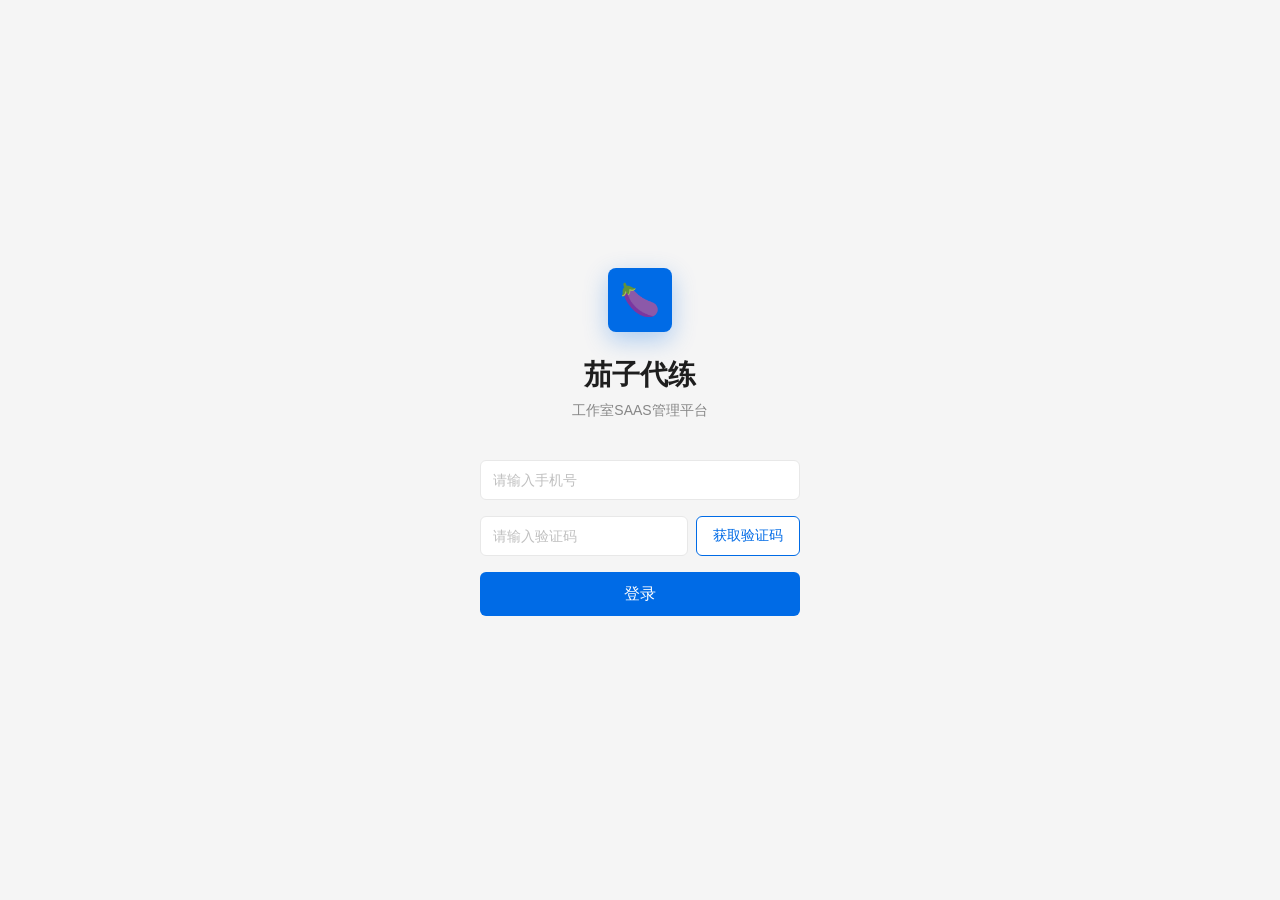
<file: prototype-v2.0.html>
<!DOCTYPE html>
<html lang="zh-CN">
<head>
<meta charset="UTF-8"><meta name="viewport" content="width=device-width, initial-scale=1.0">
<title>茄子代练 v2.0</title>
<style>
:root{--primary:#006be6;--primary-hover:#4096ff;--primary-light:#e6f4ff;--success:#57d188;--success-light:#f0f9eb;--warning:#efbd48;--warning-light:#fdf6ec;--danger:#ff3860;--danger-light:#fef0f0;--bg:#f5f5f5;--bg-container:#fff;--border:#e8e8e8;--border-light:#f0f0f0;--text:rgba(0,0,0,.88);--text-secondary:rgba(0,0,0,.45);--text-tertiary:rgba(0,0,0,.25);--font-family:-apple-system,BlinkMacSystemFont,"Segoe UI",Roboto,"Helvetica Neue",Arial,"Noto Sans",sans-serif;--font-size:14px;--font-size-sm:12px;--font-size-lg:16px;--radius:6px;--radius-sm:4px;--radius-lg:8px;--shadow-sm:0 1px 2px 0 rgba(0,0,0,.03),0 1px 6px -1px rgba(0,0,0,.02);--shadow-lg:0 6px 16px 0 rgba(0,0,0,.08),0 3px 6px -4px rgba(0,0,0,.12);--sider-bg:#141414;--sider-text:rgba(255,255,255,.65);--sider-text-active:#fff;--sider-item-hover:#1f1f1f;}
*{margin:0;padding:0;box-sizing:border-box;}
body{font-family:var(--font-family);background:var(--bg);display:flex;height:100vh;overflow:hidden;font-size:var(--font-size);color:var(--text);-webkit-font-smoothing:antialiased;}
.tree-sidebar{width:220px;background:var(--sider-bg);display:flex;flex-direction:column;flex-shrink:0;overflow-y:auto;z-index:200;}
.tree-sidebar .logo{padding:16px 20px;font-size:16px;font-weight:600;color:#fff;display:flex;align-items:center;gap:8px;border-bottom:1px solid rgba(255,255,255,.08);flex-shrink:0;}
.tree-sidebar .logo .lgo{width:34px;height:34px;background:var(--primary);border-radius:6px;display:flex;align-items:center;justify-content:center;font-size:18px;}
.tree-menu{flex:1;padding:4px 0;overflow-y:auto;}
.tree-group{margin-bottom:0;}
.tree-parent{padding:10px 20px;display:flex;align-items:center;gap:8px;cursor:pointer;color:var(--sider-text);font-size:13px;font-weight:500;transition:all .15s;user-select:none;}
.tree-parent:hover{color:#fff;background:rgba(255,255,255,.04);}
.tree-parent .arr{font-size:10px;margin-left:auto;transition:transform .2s;opacity:.5;}
.tree-parent.open{color:#fff;}
.tree-parent.open .arr{transform:rotate(90deg);opacity:1;}
.tree-children{overflow:hidden;max-height:0;transition:max-height .25s cubic-bezier(.4,0,.2,1);}
.tree-children.open{max-height:600px;}
.tree-item{padding:9px 20px 9px 48px;cursor:pointer;color:var(--sider-text);font-size:13px;transition:all .15s;position:relative;white-space:nowrap;}
.tree-item:hover{color:#fff;background:rgba(255,255,255,.04);}
.tree-item.active{color:#fff;background:var(--primary);}
.tree-item .dot{position:absolute;left:34px;top:50%;transform:translateY(-50%);width:5px;height:5px;border-radius:50%;background:rgba(255,255,255,.2);}
.tree-item.active .dot{background:#fff;}
.tree-sidebar .footer{padding:12px 16px;border-top:1px solid rgba(255,255,255,.06);flex-shrink:0;}
.tree-sidebar .footer .logout{display:inline-flex;align-items:center;gap:6px;padding:6px 12px;color:var(--sider-text);cursor:pointer;font-size:12px;border-radius:4px;transition:all .15s;}
.tree-sidebar .footer .logout:hover{color:#ff6890;background:rgba(255,56,96,.1);}
.main-wrap{flex:1;display:flex;flex-direction:column;overflow:hidden;min-width:0;}
.topbar{background:var(--bg-container);padding:0 24px;height:48px;display:flex;align-items:center;justify-content:space-between;border-bottom:1px solid var(--border-light);flex-shrink:0;}
.topbar .breadcrumb{font-size:var(--font-size);color:var(--text-secondary);}
.topbar .breadcrumb span{color:var(--text);font-weight:500;}
.topbar .right{display:flex;align-items:center;gap:12px;font-size:var(--font-size-sm);color:var(--text-secondary);}
.content{flex:1;overflow-y:auto;padding:24px;}
.ant-card{background:var(--bg-container);border-radius:var(--radius-lg);margin-bottom:16px;}
.ant-card-head{padding:12px 24px;border-bottom:1px solid var(--border-light);font-size:var(--font-size-lg);font-weight:600;display:flex;align-items:center;justify-content:space-between;color:var(--text);min-height:48px;}
.ant-card-body{padding:24px;}
.ant-card-body.np{padding:0;}
.ant-table-wrap{overflow-x:auto;}
.ant-table{width:100%;border-collapse:separate;border-spacing:0;font-size:var(--font-size);}
.ant-table th{padding:12px 16px;text-align:left;font-weight:600;color:var(--text);background:var(--bg);border-bottom:1px solid var(--border-light);font-size:var(--font-size);white-space:nowrap;}
.ant-table td{padding:12px 16px;border-bottom:1px solid var(--border-light);color:var(--text);}
.ant-table tbody tr:hover td{background:rgba(0,0,0,.02);}
.ant-table tbody tr.clickable{cursor:pointer;}
.ant-tag{display:inline-block;padding:0 7px;border-radius:var(--radius-sm);font-size:var(--font-size-sm);line-height:20px;border:1px solid;white-space:nowrap;}
.ant-tag-warning{background:var(--warning-light);color:#d4a014;border-color:#ffe7ba;}
.ant-tag-primary{background:var(--primary-light);color:var(--primary);border-color:#91caff;}
.ant-tag-success{background:var(--success-light);color:#3ea86a;border-color:#b7eb8f;}
.ant-tag-danger{background:var(--danger-light);color:var(--danger);border-color:#ffb5c1;}
.ant-tag-default{background:#fafafa;color:var(--text-secondary);border-color:var(--border);}
.ant-tag-purple{background:#f9f0ff;color:#722ed1;border-color:#d3adf7;}
.ant-btn{display:inline-flex;align-items:center;justify-content:center;padding:4px 15px;border-radius:var(--radius);font-size:var(--font-size);cursor:pointer;transition:all .2s;border:1px solid var(--border);background:var(--bg-container);color:var(--text);gap:4px;line-height:1.57143;font-family:inherit;white-space:nowrap;height:32px;box-shadow:0 1px 0 rgba(0,0,0,.02);}
.ant-btn:hover{color:var(--primary);border-color:var(--primary);}
.ant-btn-primary{background:var(--primary);color:#fff;border-color:var(--primary);box-shadow:0 1px 0 rgba(0,0,0,.04);}
.ant-btn-primary:hover{background:var(--primary-hover);border-color:var(--primary-hover);color:#fff;}
.ant-btn-success{background:var(--success);color:#fff;border-color:var(--success);}
.ant-btn-success:hover{background:#6be09e;border-color:#6be09e;color:#fff;}
.ant-btn-danger{color:var(--danger);border-color:var(--danger);}
.ant-btn-danger:hover{color:#ff6890;border-color:#ff6890;}
.ant-btn-sm{padding:0 7px;font-size:var(--font-size-sm);height:24px;border-radius:var(--radius-sm);}
.ant-form-item{margin-bottom:20px;}
.ant-form-label{display:block;font-size:var(--font-size);color:var(--text);margin-bottom:8px;line-height:1.57143;}
.ant-form-label .req{color:var(--danger);margin-right:4px;}
.ant-input{width:100%;padding:4px 11px;border:1px solid var(--border);border-radius:var(--radius);font-size:var(--font-size);background:var(--bg-container);transition:all .2s;font-family:inherit;color:var(--text);line-height:1.57143;height:32px;}
.ant-input:hover{border-color:var(--primary-hover);}
.ant-input:focus{outline:none;border-color:var(--primary);box-shadow:0 0 0 2px rgba(0,107,230,.1);}
.ant-input::placeholder{color:var(--text-tertiary);}
select.ant-input{cursor:pointer;padding-right:30px;appearance:auto;}
textarea.ant-input{resize:vertical;min-height:64px;}
.ant-row{display:flex;gap:0;}.ant-row>*{flex:1;margin-right:16px;}.ant-row>*:last-child{margin-right:0;}
.ant-tabs{display:flex;gap:0;margin-bottom:16px;border-bottom:1px solid var(--border-light);}
.ant-tab{padding:12px 0;margin-right:32px;cursor:pointer;font-size:var(--font-size);color:var(--text-secondary);border-bottom:2px solid transparent;margin-bottom:-1px;transition:all .2s;}
.ant-tab:hover{color:var(--primary);}.ant-tab.active{color:var(--primary);border-bottom-color:var(--primary);font-weight:500;}
.filter-bar{display:flex;gap:8px;margin-bottom:16px;flex-wrap:wrap;align-items:center;}
.filter-bar .ant-input{width:150px;}
.ant-pagination{display:flex;align-items:center;justify-content:flex-end;gap:8px;padding-top:16px;font-size:var(--font-size);color:var(--text-secondary);}
.ant-pagination .page-btn{min-width:32px;height:32px;display:flex;align-items:center;justify-content:center;border:1px solid var(--border);border-radius:var(--radius);cursor:pointer;background:var(--bg-container);padding:0 6px;}
.ant-pagination .page-btn:hover{border-color:var(--primary);color:var(--primary);}
.ant-pagination .page-btn.active{background:var(--primary);color:#fff;border-color:var(--primary);}
.ant-pagination .total{margin-right:auto;}
.stat-row{display:flex;gap:16px;margin-bottom:24px;flex-wrap:wrap;}
.stat-item{flex:1;min-width:130px;background:var(--bg-container);border-radius:var(--radius-lg);padding:24px;cursor:pointer;transition:all .2s;border:1px solid var(--border-light);}
.stat-item:hover{border-color:var(--primary);box-shadow:var(--shadow-sm);}
.stat-item .label{font-size:var(--font-size);color:var(--text-secondary);margin-bottom:8px;}
.stat-item .value{font-size:30px;font-weight:600;color:var(--text);line-height:1.2;}
.stat-item .sub{font-size:var(--font-size-sm);color:var(--text-secondary);margin-top:4px;}
.upload-area{border:1px dashed var(--border);border-radius:var(--radius);padding:16px;text-align:center;cursor:pointer;color:var(--text-secondary);transition:all .2s;font-size:var(--font-size);background:rgba(0,0,0,.02);}
.upload-area:hover{border-color:var(--primary);color:var(--primary);}
.ant-alert{padding:8px 15px;border-radius:var(--radius);font-size:var(--font-size);color:var(--text-secondary);background:rgba(0,0,0,.02);margin-top:16px;line-height:1.57143;border:1px solid var(--border-light);}
.ant-toast{position:fixed;top:50%;left:50%;transform:translate(-50%,-50%);padding:16px 32px;border-radius:var(--radius-lg);font-size:var(--font-size-lg);z-index:9999;display:none;animation:fadeIn .3s;color:var(--text);background:var(--bg-container);box-shadow:var(--shadow-lg);text-align:center;max-width:420px;}
@keyframes fadeIn{from{opacity:0;}to{opacity:1;}}
.login-overlay{position:fixed;top:0;left:0;right:0;bottom:0;background:var(--bg);z-index:9999;display:flex;align-items:center;justify-content:center;flex-direction:column;}
.login-overlay .lgo{width:64px;height:64px;background:var(--primary);border-radius:var(--radius-lg);display:flex;align-items:center;justify-content:center;margin:0 auto 24px;font-size:32px;box-shadow:0 8px 24px rgba(0,107,230,.3);}
.login-overlay h1{font-size:28px;font-weight:600;color:var(--text);margin-bottom:8px;}
.login-overlay .sub{font-size:var(--font-size);color:var(--text-secondary);margin-bottom:40px;}
.login-form{width:320px;}
.login-field{margin-bottom:16px;}
.login-input{width:100%;padding:8px 12px;border:1px solid var(--border);border-radius:var(--radius);font-size:var(--font-size);background:var(--bg-container);transition:all .2s;font-family:inherit;color:var(--text);line-height:1.57143;height:40px;box-sizing:border-box;}
.login-input:hover{border-color:var(--primary-hover);}
.login-input:focus{outline:none;border-color:var(--primary);box-shadow:0 0 0 2px rgba(0,107,230,.1);}
.login-input::placeholder{color:var(--text-tertiary);}
.login-btn{width:100%;padding:8px 0;background:var(--primary);color:#fff;border:none;border-radius:var(--radius);font-size:var(--font-size-lg);font-weight:500;cursor:pointer;transition:all .2s;height:44px;font-family:inherit;}
.login-btn:hover{background:var(--primary-hover);}
.login-sms-btn{padding:0 16px;border:1px solid var(--primary);border-radius:var(--radius);background:var(--bg-container);color:var(--primary);font-size:var(--font-size);cursor:pointer;transition:all .2s;font-family:inherit;white-space:nowrap;height:40px;}
.login-sms-btn:hover{background:var(--primary-light);}
.login-sms-btn:disabled{color:var(--text-tertiary);border-color:var(--border);cursor:not-allowed;background:var(--bg);}
.radio-group{display:flex;gap:8px;}
.radio-item{padding:4px 15px;border:1px solid var(--border);border-radius:var(--radius);cursor:pointer;font-size:var(--font-size);transition:all .2s;background:var(--bg-container);height:32px;line-height:22px;}
.radio-item:hover{border-color:var(--primary);color:var(--primary);}
.radio-item.active{color:var(--primary);border-color:var(--primary);background:var(--primary-light);}
.link{color:var(--primary);cursor:pointer;}.link:hover{color:var(--primary-hover);}
.scroll-x{overflow-x:auto;}
.sticky-col{position:sticky;left:0;z-index:2;background:var(--bg-container);}
.ant-table thead th.sticky-col{background:var(--bg);z-index:3;}
.ant-table tbody td.sticky-col{box-shadow:2px 0 4px rgba(0,0,0,.04);}
.tab-dot{display:inline-block;width:7px;height:7px;background:var(--danger);border-radius:50%;margin-right:4px;vertical-align:middle;position:relative;top:-1px;}
.filter-toggle{display:inline-flex;align-items:center;gap:4px;cursor:pointer;color:var(--primary);font-size:var(--font-size);user-select:none;}
.filter-toggle:hover{color:var(--primary-hover);}
.filter-panel{display:none;margin-bottom:16px;padding:16px;background:var(--bg-container);border-radius:var(--radius-lg);border:1px solid var(--border-light);}
.filter-panel.show{display:block;}
.breadcrumb .sep{color:var(--text-tertiary);margin:0 6px;}
.floating-ball{position:fixed;bottom:40px;right:24px;width:50px;height:50px;background:var(--primary);border-radius:50%;display:flex;align-items:center;justify-content:center;cursor:pointer;z-index:9998;box-shadow:0 4px 16px rgba(0,107,230,.4);transition:all .2s;font-size:20px;}
.floating-ball:hover{transform:scale(1.1);box-shadow:0 6px 24px rgba(0,107,230,.5);}
.role-panel{position:fixed;bottom:100px;right:24px;width:280px;background:var(--bg-container);border-radius:var(--radius-lg);box-shadow:var(--shadow-lg);z-index:9997;display:none;overflow:hidden;}
.role-panel.show{display:block;animation:fadeIn .2s;}
.role-panel .rp-header{padding:16px 20px;border-bottom:1px solid var(--border-light);font-weight:600;font-size:var(--font-size-lg);}
.role-panel .rp-body{max-height:320px;overflow-y:auto;}
.role-panel .rp-item{padding:12px 20px;display:flex;align-items:center;gap:12px;cursor:pointer;transition:all .15s;border-bottom:1px solid var(--border-light);}
.role-panel .rp-item:hover{background:var(--primary-light);}
.role-panel .rp-item.active{background:var(--primary-light);border-left:3px solid var(--primary);}
.role-panel .rp-item .rp-icon{width:36px;height:36px;border-radius:50%;display:flex;align-items:center;justify-content:center;font-size:16px;flex-shrink:0;}
.role-panel .rp-item .rp-icon.op{background:#e6f4ff;color:var(--primary);}
.role-panel .rp-item .rp-icon.cs{background:#f0f9eb;color:var(--success);}
.role-panel .rp-item .rp-icon.fin{background:#fdf6ec;color:var(--warning);}
.role-panel .rp-item .rp-icon.guild{background:#f9f0ff;color:#722ed1;}
.role-panel .rp-item .rp-icon.booster{background:#e6f4ff;color:var(--primary);}
.role-panel .rp-item .rp-info{flex:1;min-width:0;}
.role-panel .rp-item .rp-name{font-size:var(--font-size);font-weight:500;color:var(--text);}
.role-panel .rp-item .rp-desc{font-size:var(--font-size-sm);color:var(--text-secondary);}
.role-panel .rp-item .rp-check{color:var(--primary);font-size:16px;}
.modal-overlay{position:fixed;top:0;left:0;right:0;bottom:0;background:rgba(0,0,0,.45);z-index:9998;display:none;align-items:center;justify-content:center;}
.modal-overlay.show{display:flex;}
.modal-box{background:var(--bg-container);border-radius:var(--radius-lg);width:520px;max-height:80vh;overflow-y:auto;box-shadow:var(--shadow-lg);animation:fadeIn .2s;}
.modal-box .modal-header{padding:16px 24px;border-bottom:1px solid var(--border-light);display:flex;align-items:center;justify-content:space-between;font-size:var(--font-size-lg);font-weight:600;}
.modal-box .modal-header .close{width:28px;height:28px;display:flex;align-items:center;justify-content:center;border-radius:var(--radius-sm);cursor:pointer;font-size:16px;color:var(--text-secondary);transition:all .15s;}
.modal-box .modal-header .close:hover{background:var(--bg);color:var(--text);}
.modal-box .modal-body{padding:24px;}
.modal-box .modal-footer{padding:12px 24px;border-top:1px solid var(--border-light);display:flex;justify-content:flex-end;gap:8px;}
.role-badge{display:inline-block;padding:2px 10px;border-radius:10px;font-size:11px;font-weight:500;}
.role-badge.op{background:#e6f4ff;color:var(--primary);}
.role-badge.cs{background:#f0f9eb;color:var(--success);}
.role-badge.fin{background:#fdf6ec;color:#d4a014;}
.role-badge.guild{background:#f9f0ff;color:#722ed1;}
.role-badge.booster{background:#e6f4ff;color:var(--primary);}
.role-badge.admin{background:#fef0f0;color:var(--danger);}
.profile-avatar{width:80px;height:80px;border-radius:50%;background:var(--bg);display:flex;align-items:center;justify-content:center;font-size:36px;margin:0 auto 12px;position:relative;cursor:pointer;overflow:hidden;border:2px dashed var(--border);transition:all .2s;}
.profile-avatar:hover{border-color:var(--primary);}
.profile-avatar .edit-tip{position:absolute;bottom:0;left:0;right:0;background:rgba(0,0,0,.5);color:#fff;font-size:10px;text-align:center;padding:3px 0;display:none;}
.profile-avatar:hover .edit-tip{display:block;}
.profile-tabs{display:flex;gap:0;margin-bottom:24px;border-bottom:1px solid var(--border-light);}
.profile-tab{padding:10px 20px;cursor:pointer;font-size:var(--font-size);color:var(--text-secondary);border-bottom:2px solid transparent;margin-bottom:-1px;transition:all .2s;}
.profile-tab:hover{color:var(--primary);}
.profile-tab.active{color:var(--primary);border-bottom-color:var(--primary);font-weight:500;}
.profile-tab-content{display:none;}
.profile-tab-content.active{display:block;}
.bind-item{display:flex;align-items:center;justify-content:space-between;padding:16px;border:1px solid var(--border-light);border-radius:var(--radius);margin-bottom:12px;}
.bind-item .bind-info{flex:1;}
.bind-item .bind-label{font-size:var(--font-size);color:var(--text);margin-bottom:4px;}
.bind-item .bind-val{font-size:var(--font-size-sm);color:var(--text-secondary);}
.bind-item .bind-action{display:flex;gap:8px;}
.modal-box.wide{width:640px;}
</style>
</head>
<body>
<div class="login-overlay" id="login-overlay">
  <div class="lgo">🍆</div>
  <h1>茄子代练</h1>
  <div class="sub">工作室SAAS管理平台</div>
  <div class="login-form">
    <div class="login-field"><input class="login-input" id="login-phone" type="tel" maxlength="11" placeholder="请输入手机号" autocomplete="off"></div>
    <div class="login-field" style="display:flex;gap:8px;"><input class="login-input" id="login-code" type="text" maxlength="4" placeholder="请输入验证码" autocomplete="off" style="flex:1;"><button class="login-sms-btn" id="login-sms-btn" onclick="sendLoginSms()">获取验证码</button></div>
    <div class="login-field"><button class="login-btn" onclick="doLogin()">登录</button></div>
  </div>
</div>
<div class="tree-sidebar" id="sidebar">
  <div class="logo"><div class="lgo">🍆</div>茄子代练</div>
  <div class="tree-menu" id="tree-menu"></div>
  <div class="footer"><div class="logout" onclick="doLogout()">🚪 退出登录</div></div>
</div>
<div class="main-wrap">
  <div class="topbar">
    <div class="breadcrumb" id="breadcrumb">工作台 / <span>首页</span></div>
    <div class="right"><a class="link" onclick="openProfileCenter()" style="font-size:var(--font-size);">👤 个人中心</a> &nbsp;|&nbsp; 2026-05-26 &nbsp;|&nbsp; <span id="top-role" class="role-badge op">平台运营</span></div>
  </div>
  <div class="content" id="content-area"></div>
</div>
<div class="ant-toast" id="toast"></div>
<div class="floating-ball" id="floating-ball" onclick="toggleRolePanel()" title="切换角色">🔄</div>
<div class="role-panel" id="role-panel">
  <div class="rp-header">切换角色视角</div>
  <div class="rp-body" id="role-list"></div>
</div>
<div class="modal-overlay" id="modal-overlay">
  <div class="modal-box" id="modal-box"></div>
</div>
<script>

var curPage='home',openGroup='workspace',curTab='全部',curSubTab='按日统计',toastTimer,currentRole='operator',grabCounter=0;

var roleDefs=[
  {key:'admin',name:'平台管理员',icon:'👑',css:'admin',desc:'系统最高权限，处理特殊事件'},
  {key:'operator',name:'平台运营',icon:'⚙️',css:'op',desc:'订单录入、代练管理、工会管理、系统配置'},
  {key:'cs',name:'平台客服',icon:'🎧',css:'cs',desc:'订单审核、验收、结算'},
  {key:'finance',name:'平台财务',icon:'💰',css:'fin',desc:'提现审核、工会/代练/客服结算'},
  {key:'guild_admin',name:'工会管理员',icon:'🏛️',css:'guild',desc:'工会最高权限，管理本工会代练'},
  {key:'guild_operator',name:'工会运营',icon:'🏢',css:'guild',desc:'订单录入，管理本工会人员和订单'},
  {key:'booster',name:'代练',icon:'🎮',css:'booster',desc:'接单、执行、交付、提现'}
];

function getRole(){return roleDefs.find(function(r){return r.key===currentRole;})||roleDefs[0];}

function roleVisible(pageId){
  var r=currentRole;
  // 我的资产：仅工会和打手
  if(pageId==='my-assets') return r==='guild_admin'||r==='guild_operator'||r==='booster';
  // 订单录入：打手和客服不可见
  if(pageId==='order-entry') return r!=='booster'&&r!=='cs';
  // 财务管理：打手不可见
  if(pageId==='guild-settlement'||pageId==='booster-settlement'||pageId==='cs-settlement'||pageId==='withdraw-audit') return r!=='booster';
  // 人员管理和系统管理：客服和打手不可见
  if(pageId==='org-mgmt'||pageId==='position-mgmt'||pageId==='user-mgmt'||pageId==='booster-review'||pageId==='bind-set'||pageId==='game-config'||pageId==='service-type-mgmt'||pageId==='permission-mgmt') return r!=='booster'&&r!=='cs';
  // 订单池：客服和财务不可见
  if(pageId==='order-pool') return r!=='cs'&&r!=='finance';
  return true;
}

function roleHasGroup(groupKey){
  var items=menuTree.find(function(g){return g.key===groupKey;});
  if(!items) return false;
  return items.children.some(function(c){return roleVisible(c.id);});
}

var menuTree=[
  {key:'workspace',icon:'📊',label:'工作台',children:[
    {id:'home',label:'首页',icon:'🏠'},
    {id:'my-assets',label:'我的资产',icon:'💎'}
  ]},
  {key:'order',icon:'📋',label:'订单管理',badge:'28',children:[
    {id:'order-entry',label:'订单录入',icon:'➕'},
    {id:'order-mgmt',label:'订单管理',icon:'📋'},
    {id:'order-pool',label:'订单池',icon:'📦',badge:'8'}
  ]},
  {key:'data',icon:'📈',label:'数据报表',children:[
    {id:'data-overview',label:'数据概览',icon:'📊'}
  ]},
  {key:'finance',icon:'💰',label:'财务管理',badge:'6',children:[
    {id:'guild-settlement',label:'工会结算',icon:'🏛️'},
    {id:'booster-settlement',label:'打手结算',icon:'💵'},
    {id:'cs-settlement',label:'客服结算',icon:'💳'},
    {id:'withdraw-audit',label:'提现审核',icon:'🔐',badge:'3'}
  ]},
  {key:'personnel',icon:'👥',label:'人员管理',children:[
    {id:'org-mgmt',label:'机构管理',icon:'🏢'},
    {id:'position-mgmt',label:'岗位管理',icon:'📝'},
    {id:'user-mgmt',label:'用户管理',icon:'👤'},
    {id:'booster-review',label:'打手审核',icon:'✅',badge:'2'},
    {id:'bind-set',label:'下家绑定',icon:'🔗'}
  ]},
  {key:'system',icon:'⚙️',label:'系统管理',children:[
    {id:'game-config',label:'游戏设置',icon:'🎮'},
    {id:'service-type-mgmt',label:'服务类型',icon:'🛠'},
    {id:'permission-mgmt',label:'权限管理',icon:'🔐'}
  ]}
];

var pageTitles={
  home:'工作台 > 首页','my-assets':'工作台 > 我的资产',
  'order-entry':'订单管理 > 订单录入','order-mgmt':'订单管理 > 订单管理','order-pool':'订单管理 > 订单池',
  'data-overview':'数据报表 > 数据概览','order-report':'数据报表 > 订单报表',
  'guild-settlement':'财务管理 > 工会结算','booster-settlement':'财务管理 > 打手结算','cs-settlement':'财务管理 > 客服结算','withdraw-audit':'财务管理 > 提现审核',
  'org-mgmt':'人员管理 > 机构管理','position-mgmt':'人员管理 > 岗位管理','user-mgmt':'人员管理 > 用户管理','booster-review':'人员管理 > 打手审核','bind-set':'人员管理 > 下家绑定',
  'game-config':'系统管理 > 游戏设置','service-type-mgmt':'系统管理 > 服务类型','permission-mgmt':'系统管理 > 权限管理'
};

var pageIcons={
  home:'📊','my-assets':'💎','order-entry':'➕','order-mgmt':'📋','order-pool':'📦',
  'data-overview':'📊','order-report':'📑','guild-settlement':'🏛️','booster-settlement':'💵','cs-settlement':'💳','withdraw-audit':'🔐',
  'org-mgmt':'🏢','position-mgmt':'📝','user-mgmt':'👤','booster-review':'✅','bind-set':'🔗','game-config':'🎮','service-type-mgmt':'🛠','permission-mgmt':'🔐'
};

function renderTree(){
  var h='',role=getRole();
  menuTree.forEach(function(g){
    // Filter visible children
    var visChildren=g.children.filter(function(c){return roleVisible(c.id);});
    if(visChildren.length===0) return;
    var open=openGroup===g.key;
    h+='<div class="tree-group">';
    h+='<div class="tree-parent'+(open?' open':'')+'" data-key="'+g.key+'">'+g.icon+' '+g.label;
    if(g.badge) h+=' <span style="background:var(--danger);color:#fff;padding:0 5px;border-radius:8px;font-size:10px;margin-left:4px;">'+g.badge+'</span>';
    h+='<span class="arr">▶</span></div>';
    h+='<div class="tree-children'+(open?' open':'')+'">';
    visChildren.forEach(function(c){
      h+='<div class="tree-item'+(curPage===c.id?' active':'')+'" data-page="'+c.id+'"><span class="dot"></span>'+c.label;
      if(c.badge) h+=' <span style="background:var(--danger);color:#fff;padding:0 5px;border-radius:8px;font-size:10px;margin-left:4px;">'+c.badge+'</span>';
      h+='</div>';
    });
    h+='</div></div>';
  });
  document.getElementById('tree-menu').innerHTML=h;
  document.getElementById('top-role').textContent=role.name;
  document.getElementById('top-role').className='role-badge '+role.css;
  document.querySelectorAll('.tree-parent').forEach(function(el){
    el.addEventListener('click',function(e){
      e.stopPropagation();
      var k=this.getAttribute('data-key');
      toggleGroup(k);
    });
  });
  document.querySelectorAll('.tree-item').forEach(function(el){
    el.addEventListener('click',function(e){
      e.stopPropagation();
      var p=this.getAttribute('data-page');
      if(p===curPage) return;
      curPage=p;
      openGroup=findGroup(p);
      renderTree();
      renderContent();
    });
  });
}

function findGroup(pageId){
  for(var i=0;i<menuTree.length;i++){
    var g=menuTree[i];
    for(var j=0;j<g.children.length;j++){
      if(g.children[j].id===pageId) return g.key;
    }
  }
  return openGroup;
}

function toggleGroup(key){
  openGroup=openGroup===key?'':key;
  renderTree();
}

function renderRolePanel(){
  var h='';
  roleDefs.forEach(function(r){
    h+='<div class="rp-item'+(r.key===currentRole?' active':'')+'" onclick="switchRole(\''+r.key+'\')"><div class="rp-icon '+r.css+'">'+r.icon+'</div><div class="rp-info"><div class="rp-name">'+r.name+'</div><div class="rp-desc">'+r.desc+'</div></div>'+(r.key===currentRole?'<span class="rp-check">✓</span>':'')+'</div>';
  });
  document.getElementById('role-list').innerHTML=h;
}

function toggleRolePanel(){
  var p=document.getElementById('role-panel');
  if(p.classList.contains('show')){p.classList.remove('show');return;}
  renderRolePanel();
  p.classList.add('show');
}

function switchRole(key){
  currentRole=key;
  // Auto-navigate to valid page if current is hidden
  if(!roleVisible(curPage)) curPage='home';
  openGroup='workspace';
  curTab='全部';
  document.getElementById('role-panel').classList.remove('show');
  renderTree();
  renderContent();
}

// Close role panel on outside click
document.addEventListener('click',function(e){
  var p=document.getElementById('role-panel');
  var b=document.getElementById('floating-ball');
  if(!p.contains(e.target)&&e.target!==b&&!b.contains(e.target)){
    p.classList.remove('show');
  }
});

function openModal(title,bodyHTML,footerHTML){
  var overlay=document.getElementById('modal-overlay');
  var box=document.getElementById('modal-box');
  box.innerHTML='<div class="modal-header">'+title+'<span class="close" onclick="closeModal()">✕</span></div><div class="modal-body">'+bodyHTML+'</div>'+(footerHTML?'<div class="modal-footer">'+footerHTML+'</div>':'');
  overlay.classList.add('show');
}

function closeModal(){
  document.getElementById('modal-overlay').classList.remove('show');
}

function showOrderDetail(oid){
  var body='<div style="display:flex;gap:16px;"><div style="flex:1;"><div class="ant-form-item"><div class="ant-form-label">订单编号</div><div style="font-weight:500;">'+oid+'</div></div><div class="ant-form-item"><div class="ant-form-label">订单状态</div><span class="ant-tag ant-tag-primary">执行中</span></div><div class="ant-form-item"><div class="ant-form-label">订单标题</div><div>排位青铜→钻石</div></div><div class="ant-form-item"><div class="ant-form-label">订单类型</div><div>代练</div></div><div class="ant-form-item"><div class="ant-form-label">游戏信息</div><div>三角洲行动端游 / WeGame / QQ账号</div></div></div><div style="flex:1;"><div class="ant-form-item"><div class="ant-form-label">角色名称</div><div>玩家A</div></div><div class="ant-form-item"><div class="ant-form-label">用户手机号</div><div>138****8888</div></div><div class="ant-form-item"><div class="ant-form-label">订单金额</div><div style="font-weight:500;">¥298.00</div></div><div class="ant-form-item"><div class="ant-form-label">当前打手</div><div>王代练</div></div><div class="ant-form-item"><div class="ant-form-label">指派客服</div><div>小李</div></div></div></div><div class="ant-form-item"><div class="ant-form-label">订单备注</div><div style="color:var(--text-secondary);">客户要求48小时内完成</div></div><div class="ant-form-item"><div class="ant-form-label">创建时间</div><div>2026-05-26 14:30</div></div>';
  openModal('📋 订单详情 - '+oid,body,'<button class="ant-btn" onclick="closeModal()">关闭</button>');
}

document.getElementById('modal-overlay').addEventListener('click',function(e){
  if(e.target===this) closeModal();
});

function setBreadcrumb(title){
  var parts=title.split(' > ');
  var h='';
  parts.forEach(function(p,i){
    if(i>0) h+='<span class="sep">/</span>';
    if(i===parts.length-1) h+='<span>'+p+'</span>';
    else h+=p;
  });
  document.getElementById('breadcrumb').innerHTML=h;
}

function toast(msg,red){
  var t=document.getElementById('toast');
  if(red) msg=msg.replace(red,'<span style="color:var(--danger);font-weight:600;">'+red+'</span>');
  t.innerHTML=msg;t.style.display='block';
  clearTimeout(toastTimer);
  toastTimer=setTimeout(function(){t.style.display='none';},5000);
}

function renderContent(){
  var title=pageTitles[curPage]||curPage;
  setBreadcrumb(title);
  var c=document.getElementById('content-area');
  var fn=window['r'+curPage.split('-').map(function(w){return w.charAt(0).toUpperCase()+w.slice(1);}).join('').replace(/-/g,'')];
  c.innerHTML=fn?fn():'<div class="ant-card"><div class="ant-card-body" style="text-align:center;padding:80px;color:var(--text-secondary);">功能开发中</div></div>';
}

function sendLoginSms(){
  var phone=document.getElementById('login-phone').value.replace(/\s/g,'');
  if(!/^1[3-9]\d{9}$/.test(phone)){toast('请输入正确的手机号');return;}
  var btn=document.getElementById('login-sms-btn');
  btn.disabled=true;
  var sec=60;
  btn.textContent=sec+'s';
  var timer=setInterval(function(){
    sec--;
    if(sec<=0){btn.disabled=false;btn.textContent='获取验证码';clearInterval(timer);}
    else btn.textContent=sec+'s';
  },1000);
  toast('验证码已发送');
}
function doLogin(){
  var phone=document.getElementById('login-phone').value.replace(/\s/g,'');
  var code=document.getElementById('login-code').value;
  if(!/^1[3-9]\d{9}$/.test(phone)){toast('请输入正确的手机号');return;}
  if(code!=='8888'){toast('验证码错误');return;}
  document.getElementById('login-overlay').style.display='none';
  openGroup='workspace';renderTree();renderContent();
}
function doLogout(){document.getElementById('login-overlay').style.display='flex';}

// ─── PAGE RENDER FUNCTIONS ───

function rHome(){
  var r=currentRole;
  // ── 平台管理员：全量待处理汇总，点击卡片跳转对应页面集中处理 ──
  if(r==='admin'){
    return '<div class="stat-row"><div class="stat-item" onclick="curPage=\'order-mgmt\';curTab=\'待审核\';openGroup=\'order\';renderTree();renderContent()"><div class="label">待审核订单</div><div class="value" style="color:var(--danger);">5</div><div class="sub">客服待处理 →</div></div><div class="stat-item" onclick="curPage=\'order-mgmt\';openGroup=\'order\';renderTree();renderContent()"><div class="label">待验收订单</div><div class="value" style="color:var(--warning);">12</div><div class="sub">客服待处理 →</div></div><div class="stat-item" onclick="curPage=\'booster-review\';openGroup=\'personnel\';renderTree();renderContent()"><div class="label">待审核代练</div><div class="value" style="color:var(--danger);">2</div><div class="sub">运营待处理 →</div></div><div class="stat-item" onclick="curPage=\'withdraw-audit\';openGroup=\'finance\';renderTree();renderContent()"><div class="label">待审核提现</div><div class="value" style="color:var(--warning);">3</div><div class="sub">¥8,500 财务待处理 →</div></div></div><div class="stat-row"><div class="stat-item" onclick="curPage=\'guild-settlement\';openGroup=\'finance\';renderTree();renderContent()"><div class="label">工会结算申请</div><div class="value" style="color:var(--warning);">2</div><div class="sub">¥13,510 财务待处理 →</div></div><div class="stat-item"><div class="label">今日新增订单</div><div class="value">28</div><div class="sub" style="color:var(--success);">↑ 32% 较昨日</div></div><div class="stat-item"><div class="label">执行中订单</div><div class="value" style="color:var(--primary);">45</div><div class="sub">在册代练 32 人 · 5 工会</div></div><div class="stat-item"><div class="label">今日流水</div><div class="value">¥18,520</div><div class="sub">待结算 ¥6,800</div></div></div><div style="margin-top:16px;"><div class="ant-card"><div class="ant-card-head">⚡ 快捷操作</div><div class="ant-card-body"><div style="display:flex;gap:16px;flex-wrap:wrap;"><div class="stat-item" onclick="curPage=\'order-mgmt\';curTab=\'待审核\';openGroup=\'order\';renderTree();renderContent()" style="display:flex;align-items:center;gap:12px;min-width:200px;"><div style="width:40px;height:40px;background:var(--danger-light);border-radius:8px;display:flex;align-items:center;justify-content:center;font-size:18px;">📋</div><div><div style="font-weight:500;">订单审核</div><div style="font-size:var(--font-size-sm);color:var(--danger);">5 单待审核</div></div></div><div class="stat-item" onclick="curPage=\'booster-review\';openGroup=\'personnel\';renderTree();renderContent()" style="display:flex;align-items:center;gap:12px;min-width:200px;"><div style="width:40px;height:40px;background:var(--warning-light);border-radius:8px;display:flex;align-items:center;justify-content:center;font-size:18px;">🔍</div><div><div style="font-weight:500;">代练审核</div><div style="font-size:var(--font-size-sm);color:var(--danger);">2 人待审核</div></div></div><div class="stat-item" onclick="curPage=\'withdraw-audit\';openGroup=\'finance\';renderTree();renderContent()" style="display:flex;align-items:center;gap:12px;min-width:200px;"><div style="width:40px;height:40px;background:var(--danger-light);border-radius:8px;display:flex;align-items:center;justify-content:center;font-size:18px;">💳</div><div><div style="font-weight:500;">提现审核</div><div style="font-size:var(--font-size-sm);color:var(--warning);">3 笔 ¥8,500</div></div></div><div class="stat-item" onclick="curPage=\'guild-settlement\';openGroup=\'finance\';renderTree();renderContent()" style="display:flex;align-items:center;gap:12px;min-width:200px;"><div style="width:40px;height:40px;background:var(--primary-light);border-radius:8px;display:flex;align-items:center;justify-content:center;font-size:18px;">🏛️</div><div><div style="font-weight:500;">工会结算</div><div style="font-size:var(--font-size-sm);color:var(--warning);">2 笔 ¥13,510</div></div></div></div></div></div></div>';
  }
  // ── 平台运营：待审核代练 + 订单池分配 + 录入订单 ──
  if(r==='operator'){
    return '<div class="stat-row"><div class="stat-item" onclick="curPage=\'booster-review\';openGroup=\'personnel\';renderTree();renderContent()"><div class="label">待审核代练身份</div><div class="value" style="color:var(--danger);">2</div><div class="sub">需尽快审核 →</div></div><div class="stat-item" onclick="curPage=\'order-pool\';openGroup=\'order\';renderTree();renderContent()"><div class="label">订单池可分配</div><div class="value" style="color:var(--primary);">8</div><div class="sub">待指派打手/工会 →</div></div><div class="stat-item"><div class="label">今日新增订单</div><div class="value">28</div><div class="sub" style="color:var(--success);">↑ 32% 较昨日</div></div><div class="stat-item"><div class="label">执行中订单</div><div class="value" style="color:var(--primary);">45</div><div class="sub">待验收 12 · 告警 2</div></div></div><div style="margin-top:16px;"><div class="ant-card"><div class="ant-card-head">⚡ 快捷操作</div><div class="ant-card-body"><div style="display:flex;gap:16px;flex-wrap:wrap;"><div class="stat-item" onclick="curPage=\'order-entry\';openGroup=\'order\';renderTree();renderContent()" style="display:flex;align-items:center;gap:12px;min-width:200px;"><div style="width:40px;height:40px;background:var(--primary-light);border-radius:8px;display:flex;align-items:center;justify-content:center;font-size:18px;">➕</div><div><div style="font-weight:500;">录入订单</div><div style="font-size:var(--font-size-sm);color:var(--text-secondary);">手动 / Excel / API</div></div></div><div class="stat-item" onclick="curPage=\'order-pool\';openGroup=\'order\';renderTree();renderContent()" style="display:flex;align-items:center;gap:12px;min-width:200px;border-color:var(--primary);"><div style="width:40px;height:40px;background:var(--primary-light);border-radius:8px;display:flex;align-items:center;justify-content:center;font-size:18px;">📦</div><div><div style="font-weight:500;">订单池分配</div><div style="font-size:var(--font-size-sm);color:var(--primary);">8 单待分配</div></div></div><div class="stat-item" onclick="curPage=\'booster-review\';openGroup=\'personnel\';renderTree();renderContent()" style="display:flex;align-items:center;gap:12px;min-width:200px;border-color:var(--danger);"><div style="width:40px;height:40px;background:var(--danger-light);border-radius:8px;display:flex;align-items:center;justify-content:center;font-size:18px;">🔍</div><div><div style="font-weight:500;">代练身份审核</div><div style="font-size:var(--font-size-sm);color:var(--danger);">2 人待审核</div></div></div></div></div></div></div>';
  }
  // ── 平台客服：待审核订单 + 待验收订单 ──
  if(r==='cs'){
    return '<div class="stat-row"><div class="stat-item" onclick="curPage=\'order-mgmt\';curTab=\'待审核\';openGroup=\'order\';renderTree();renderContent()"><div class="label">待审核订单</div><div class="value" style="color:var(--danger);">5</div><div class="sub">点击进入订单审核 →</div></div><div class="stat-item" onclick="curPage=\'order-mgmt\';openGroup=\'order\';renderTree();renderContent()"><div class="label">待验收订单</div><div class="value" style="color:var(--warning);">12</div><div class="sub">代练已提交交付 →</div></div><div class="stat-item"><div class="label">今日处理订单</div><div class="value" style="color:var(--success);">15</div><div class="sub">通过 12 · 驳回 3</div></div><div class="stat-item"><div class="label">待结算订单</div><div class="value">8</div><div class="sub">已验收待确认结算</div></div></div><div style="margin-top:16px;"><div class="ant-card"><div class="ant-card-head">⚡ 快捷操作</div><div class="ant-card-body"><div style="display:flex;gap:16px;flex-wrap:wrap;"><div class="stat-item" onclick="curPage=\'order-mgmt\';curTab=\'待审核\';openGroup=\'order\';renderTree();renderContent()" style="display:flex;align-items:center;gap:12px;min-width:200px;border-color:var(--danger);"><div style="width:40px;height:40px;background:var(--danger-light);border-radius:8px;display:flex;align-items:center;justify-content:center;font-size:18px;">📋</div><div><div style="font-weight:500;">订单审核</div><div style="font-size:var(--font-size-sm);color:var(--danger);">5 单待审核</div></div></div><div class="stat-item" onclick="curPage=\'order-mgmt\';openGroup=\'order\';renderTree();renderContent()" style="display:flex;align-items:center;gap:12px;min-width:200px;border-color:var(--warning);"><div style="width:40px;height:40px;background:var(--warning-light);border-radius:8px;display:flex;align-items:center;justify-content:center;font-size:18px;">✅</div><div><div style="font-weight:500;">订单验收</div><div style="font-size:var(--font-size-sm);color:var(--warning);">12 单待验收</div></div></div></div></div></div></div>';
  }
  // ── 平台财务：工会结算申请 + 提现申请 ──
  if(r==='finance'){
    return '<div class="stat-row"><div class="stat-item" onclick="curPage=\'guild-settlement\';openGroup=\'finance\';renderTree();renderContent()"><div class="label">工会结算申请</div><div class="value" style="color:var(--warning);">2</div><div class="sub">¥13,510 待打款 →</div></div><div class="stat-item" onclick="curPage=\'withdraw-audit\';openGroup=\'finance\';renderTree();renderContent()"><div class="label">提现申请</div><div class="value" style="color:var(--danger);">3</div><div class="sub">¥8,500 待审核 →</div></div><div class="stat-item"><div class="label">本月已结算</div><div class="value" style="color:var(--success);">¥68,500</div><div class="sub">打手 ¥38,200 · 工会 ¥24,300 · 客服 ¥6,000</div></div><div class="stat-item"><div class="label">本月平台收入</div><div class="value">¥98,200</div><div class="sub" style="color:var(--success);">利润率 30.2%</div></div></div><div style="margin-top:16px;"><div class="ant-card"><div class="ant-card-head">⚡ 快捷操作</div><div class="ant-card-body"><div style="display:flex;gap:16px;flex-wrap:wrap;"><div class="stat-item" onclick="curPage=\'guild-settlement\';openGroup=\'finance\';renderTree();renderContent()" style="display:flex;align-items:center;gap:12px;min-width:200px;border-color:var(--warning);"><div style="width:40px;height:40px;background:var(--primary-light);border-radius:8px;display:flex;align-items:center;justify-content:center;font-size:18px;">🏛️</div><div><div style="font-weight:500;">工会结算处理</div><div style="font-size:var(--font-size-sm);color:var(--warning);">2 笔 ¥13,510</div></div></div><div class="stat-item" onclick="curPage=\'withdraw-audit\';openGroup=\'finance\';renderTree();renderContent()" style="display:flex;align-items:center;gap:12px;min-width:200px;border-color:var(--danger);"><div style="width:40px;height:40px;background:var(--danger-light);border-radius:8px;display:flex;align-items:center;justify-content:center;font-size:18px;">💳</div><div><div style="font-weight:500;">提现审核处理</div><div style="font-size:var(--font-size-sm);color:var(--danger);">3 笔 ¥8,500</div></div></div></div></div></div></div>';
  }
  // ── 工会管理员 / 工会运营：录入 + 验收 + 结算 ──
  if(r==='guild_admin'||r==='guild_operator'){
    return '<div class="stat-row"><div class="stat-item" onclick="curPage=\'order-entry\';openGroup=\'order\';renderTree();renderContent()"><div class="label">今日录入订单</div><div class="value">6</div><div class="sub" style="color:var(--success);">↑ 2 单 较昨日</div></div><div class="stat-item" onclick="curPage=\'order-mgmt\';openGroup=\'order\';renderTree();renderContent()"><div class="label">工会执行中订单</div><div class="value" style="color:var(--primary);">18</div><div class="sub">待验收 5 单 →</div></div><div class="stat-item"><div class="label">工会本月流水</div><div class="value">¥32,500</div><div class="sub">待结算 ¥8,750</div></div><div class="stat-item" onclick="curPage=\'my-assets\';openGroup=\'workspace\';renderTree();renderContent()"><div class="label">工会账户余额</div><div class="value" style="color:var(--success);">¥24,880</div><div class="sub">可结算 ¥8,750 →</div></div></div><div style="margin-top:16px;"><div class="ant-card"><div class="ant-card-head">⚡ 快捷操作</div><div class="ant-card-body"><div style="display:flex;gap:16px;flex-wrap:wrap;"><div class="stat-item" onclick="curPage=\'order-entry\';openGroup=\'order\';renderTree();renderContent()" style="display:flex;align-items:center;gap:12px;min-width:200px;"><div style="width:40px;height:40px;background:var(--primary-light);border-radius:8px;display:flex;align-items:center;justify-content:center;font-size:18px;">➕</div><div><div style="font-weight:500;">录入订单</div><div style="font-size:var(--font-size-sm);color:var(--text-secondary);">为本工会录入订单</div></div></div><div class="stat-item" onclick="curPage=\'order-mgmt\';openGroup=\'order\';renderTree();renderContent()" style="display:flex;align-items:center;gap:12px;min-width:200px;border-color:var(--warning);"><div style="width:40px;height:40px;background:var(--warning-light);border-radius:8px;display:flex;align-items:center;justify-content:center;font-size:18px;">✅</div><div><div style="font-weight:500;">订单验收</div><div style="font-size:var(--font-size-sm);color:var(--warning);">5 单待验收</div></div></div><div class="stat-item" onclick="curPage=\'my-assets\';openGroup=\'workspace\';renderTree();renderContent()" style="display:flex;align-items:center;gap:12px;min-width:200px;border-color:var(--success);"><div style="width:40px;height:40px;background:var(--success-light);border-radius:8px;display:flex;align-items:center;justify-content:center;font-size:18px;">💵</div><div><div style="font-weight:500;">工会结算</div><div style="font-size:var(--font-size-sm);color:var(--success);">¥8,750 可结算</div></div></div>'+(currentRole==='guild_admin'?'<div class="stat-item" onclick="openGuildSettle()" style="display:flex;align-items:center;gap:12px;min-width:200px;border-color:var(--primary);"><div style="width:40px;height:40px;background:var(--primary-light);border-radius:8px;display:flex;align-items:center;justify-content:center;font-size:18px;">💰</div><div><div style="font-weight:500;">发起结算</div><div style="font-size:var(--font-size-sm);color:var(--primary);">填写打款信息</div></div></div>':'')+'</div></div></div></div>';
  }
  // ── 代练：个人接单/提现 ──
  if(r==='booster'){
    return '<div class="stat-row"><div class="stat-item" onclick="curPage=\'order-pool\';openGroup=\'order\';renderTree();renderContent()"><div class="label">可接订单</div><div class="value" style="color:var(--primary);">8</div><div class="sub">订单池有单可抢 →</div></div><div class="stat-item"><div class="label">执行中订单</div><div class="value" style="color:var(--warning);">3</div><div class="sub">待提交交付 1 单</div></div><div class="stat-item" onclick="curPage=\'my-assets\';openGroup=\'workspace\';renderTree();renderContent()"><div class="label">本月收入</div><div class="value" style="color:var(--success);">¥4,800</div><div class="sub">可提现 ¥2,500 →</div></div><div class="stat-item"><div class="label">好评率</div><div class="value">98.5%</div><div class="sub" style="color:var(--success);">↑ 0.3%</div></div></div><div style="margin-top:16px;"><div class="ant-card"><div class="ant-card-head">⚡ 快捷操作</div><div class="ant-card-body"><div style="display:flex;gap:16px;flex-wrap:wrap;"><div class="stat-item" onclick="curPage=\'order-pool\';openGroup=\'order\';renderTree();renderContent()" style="display:flex;align-items:center;gap:12px;min-width:200px;border-color:var(--primary);"><div style="width:40px;height:40px;background:var(--primary-light);border-radius:8px;display:flex;align-items:center;justify-content:center;font-size:18px;">📦</div><div><div style="font-weight:500;">接单大厅</div><div style="font-size:var(--font-size-sm);color:var(--primary);">8 单可抢</div></div></div><div class="stat-item" onclick="curPage=\'my-assets\';openGroup=\'workspace\';renderTree();renderContent()" style="display:flex;align-items:center;gap:12px;min-width:200px;border-color:var(--warning);"><div style="width:40px;height:40px;background:var(--warning-light);border-radius:8px;display:flex;align-items:center;justify-content:center;font-size:18px;">💳</div><div><div style="font-weight:500;">提现</div><div style="font-size:var(--font-size-sm);color:var(--warning);">可提现 ¥2,500</div></div></div></div></div></div></div>';
  }
  return '';
}

// ── 结算/提现弹窗（全局） ──
function openGuildSettle(){
  var body='<div class="ant-form-item"><div class="ant-form-label">工会名称</div><input class="ant-input" value="三角洲工会A组" readonly style="background:var(--bg);"></div>'+
    '<div class="ant-form-item"><div class="ant-form-label"><span class="req">*</span>收款银行</div><select class="ant-input"><option value="">请选择开户银行</option><option>中国工商银行</option><option>中国建设银行</option><option>中国农业银行</option><option>中国银行</option><option>招商银行</option><option>交通银行</option><option>邮储银行</option></select></div>'+
    '<div class="ant-form-item"><div class="ant-form-label"><span class="req">*</span>开户行</div><input class="ant-input" placeholder="如：中国工商银行深圳南山支行"></div>'+
    '<div class="ant-form-item"><div class="ant-form-label"><span class="req">*</span>收款账户名</div><input class="ant-input" placeholder="对公账户全称"></div>'+
    '<div class="ant-form-item"><div class="ant-form-label"><span class="req">*</span>收款账号</div><input class="ant-input" placeholder="银行卡号"></div>'+
    '<div class="ant-form-item"><div class="ant-form-label">备注说明</div><textarea class="ant-input" style="min-height:48px;" placeholder="选填"></textarea></div>'+
    '<div style="border-top:1px solid var(--border-light);padding-top:16px;margin-top:8px;display:flex;align-items:center;justify-content:space-between;">'+
      '<span style="color:var(--text-secondary);">结算金额</span>'+
      '<span style="font-size:24px;font-weight:700;color:var(--primary);">¥8,750.00</span>'+
    '</div>';
  openModal('🏛️ 工会结算申请',body,'<button class="ant-btn" onclick="closeModal()">取消</button><button class="ant-btn ant-btn-primary" onclick="toast(\'结算申请已提交，等待平台审核\');closeModal()">提交申请</button>');
}
function openBoosterWithdraw(){
  var body='<div class="ant-form-item"><div class="ant-form-label">可提现余额</div><input class="ant-input" value="¥2,500.00" readonly style="background:var(--bg);font-size:18px;font-weight:600;color:var(--primary);"></div>'+
    '<div class="ant-form-item"><div class="ant-form-label"><span class="req">*</span>提现金额</div><input class="ant-input" placeholder="请输入提现金额" type="number"></div>'+
    '<div style="margin:16px 0;border-top:1px solid var(--border-light);"></div>'+
    '<div style="font-size:var(--font-size-sm);color:var(--text-secondary);margin-bottom:12px;">收款账户（来自个人中心支付宝认证）</div>'+
    '<div class="bind-item" style="margin-bottom:12px;"><div class="bind-info"><div class="bind-label">真实姓名</div><div class="bind-val">'+profile.alipayName+'</div></div></div>'+
    '<div class="bind-item" style="margin-bottom:12px;"><div class="bind-info"><div class="bind-label">身份证号</div><div class="bind-val">'+profile.alipayIdCard+'</div></div></div>'+
    '<div class="bind-item" style="margin-bottom:12px;"><div class="bind-info"><div class="bind-label">支付宝账号</div><div class="bind-val">'+profile.alipayAccount+'</div></div></div>'+
    '<div class="ant-form-item"><div class="ant-form-label">备注</div><textarea class="ant-input" style="min-height:48px;" placeholder="选填"></textarea></div>'+
    '<div class="ant-alert">提现将在 1-3 个工作日内审核处理，到账支付宝账号 '+profile.alipayAccount+'。</div>';
  openModal('💳 提现申请',body,'<button class="ant-btn" onclick="closeModal()">取消</button><button class="ant-btn ant-btn-primary" onclick="toast(\'✓ 提现申请已提交，等待审核\');closeModal()">提交申请</button>');
}

function rMyAssets(){
  var r=currentRole,isGuild=r==='guild_admin'||r==='guild_operator',isBooster=r==='booster';
  var h='';
  // Stats row
  if(isGuild){
    h+='<div class="stat-row"><div class="stat-item"><div class="label">工会账户余额</div><div class="value" style="color:var(--primary);">¥24,880.00</div><div class="sub">可结算金额 ¥8,750.00</div></div><div class="stat-item"><div class="label">待结算金额</div><div class="value" style="color:var(--warning);">¥8,750.00</div><div class="sub">已完成订单 28 笔</div></div><div class="stat-item"><div class="label">本月流水</div><div class="value" style="color:var(--success);">¥32,500</div><div class="sub">较上月 ↑ 18%</div></div><div class="stat-item"><div class="label">累计结算</div><div class="value">¥186,200</div><div class="sub">累计完成 428 单</div></div></div>'+(currentRole==='guild_admin'?'<div style="margin-bottom:16px;"><button class="ant-btn ant-btn-primary" onclick="openGuildSettle()">🏛️ 申请工会结算</button></div>':'')+'';
  }else{
    h+='<div class="stat-row"><div class="stat-item"><div class="label">账户余额</div><div class="value" style="color:var(--primary);">¥2,500.00</div><div class="sub">可提现余额</div></div><div class="stat-item"><div class="label">冻结金额</div><div class="value" style="color:var(--warning);">¥1,280.00</div><div class="sub">执行中订单 3 笔</div></div><div class="stat-item"><div class="label">累计收益</div><div class="value" style="color:var(--success);">¥68,500</div><div class="sub">本月 ¥4,800</div></div><div class="stat-item"><div class="label">代练币</div><div class="value">350 M</div><div class="sub">1M = 100W 游戏币</div></div></div><div style="margin-bottom:16px;"><button class="ant-btn ant-btn-primary" onclick="openBoosterWithdraw()">💳 申请提现</button></div>';
  }
  // Asset flow table
  h+='<div class="ant-card"><div class="ant-card-head">💳 资产明细流水</div><div class="ant-card-body np"><div class="ant-table-wrap"><table class="ant-table"><thead><tr><th>时间</th><th>类型</th><th>关联订单</th><th>金额变动</th><th>余额</th><th>备注</th></tr></thead><tbody>';
  var flows;
  if(isGuild){
    flows=[{time:'05-26 14:30',type:'订单收入',tag:'ant-tag-primary',order:'DD202605260015',chg:'+¥298',bal:'¥24,880.00',note:'排位上分 青铜→钻石'},{time:'05-26 11:15',type:'订单收入',tag:'ant-tag-primary',order:'DD202605260013',chg:'+¥520',bal:'¥24,582.00',note:'装备刷取x3'},{time:'05-25 18:30',type:'订单收入',tag:'ant-tag-primary',order:'DD202605250010',chg:'+¥650',bal:'¥24,062.00',note:'账号练级1→30'},{time:'05-25 10:00',type:'结算打款',tag:'ant-tag-warning',order:'-',chg:'-¥12,500',bal:'¥23,412.00',note:'工会结算打款 05月批次'},{time:'05-24 15:20',type:'订单收入',tag:'ant-tag-primary',order:'DD202605240005',chg:'+¥350',bal:'¥35,912.00',note:'排位黄金→铂金'},{time:'05-24 09:00',type:'订单收入',tag:'ant-tag-primary',order:'DD202605240003',chg:'+¥800',bal:'¥35,562.00',note:'排位钻石→黑鹰'},{time:'05-23 16:00',type:'订单收入',tag:'ant-tag-primary',order:'DD202605230008',chg:'+¥300',bal:'¥34,762.00',note:'排位青铜→钻石'},{time:'05-22 12:00',type:'服务费支出',tag:'ant-tag-default',order:'-',chg:'-¥500',bal:'¥34,462.00',note:'平台服务费月结'}];
  }else{
    flows=[{time:'05-26 14:30',type:'订单收入',tag:'ant-tag-primary',order:'DD202605260015',chg:'+¥208',bal:'¥2,500.00',note:'排位上分 青铜→钻石（70%分成）'},{time:'05-26 11:15',type:'订单收入',tag:'ant-tag-primary',order:'DD202605260013',chg:'+¥364',bal:'¥2,292.00',note:'装备刷取x3（70%分成）'},{time:'05-25 18:30',type:'订单收入',tag:'ant-tag-primary',order:'DD202605250010',chg:'+¥455',bal:'¥1,928.00',note:'账号练级1→30（70%分成）'},{time:'05-25 14:00',type:'提现',tag:'ant-tag-warning',order:'-',chg:'-¥3,000',bal:'¥1,473.00',note:'提现到支付宝 138****8888'},{time:'05-24 15:20',type:'订单收入',tag:'ant-tag-primary',order:'DD202605240005',chg:'+¥245',bal:'¥4,473.00',note:'排位黄金→铂金（70%分成）'},{time:'05-23 10:00',type:'提现',tag:'ant-tag-warning',order:'-',chg:'-¥2,000',bal:'¥4,228.00',note:'提现到支付宝 138****8888'},{time:'05-22 16:00',type:'订单收入',tag:'ant-tag-primary',order:'DD202605220008',chg:'+¥210',bal:'¥6,228.00',note:'排位青铜→钻石（70%分成）'},{time:'05-20 12:00',type:'罚扣',tag:'ant-tag-danger',order:'DD202605200005',chg:'-¥100',bal:'¥6,018.00',note:'订单超时罚扣'}];
  }
  flows.forEach(function(f){
    var cls=f.chg.indexOf('+')===0?' style="color:var(--success);"':' style="color:var(--danger);"';
    h+='<tr><td>'+f.time+'</td><td><span class="ant-tag '+f.tag+'">'+f.type+'</span></td><td class="link">'+f.order+'</td><td'+cls+'>'+f.chg+'</td><td>'+f.bal+'</td><td>'+f.note+'</td></tr>';
  });
  h+='</tbody></table></div></div></div>';
  return h;
}

// ── 订单录入 ──
function rOrderEntry(){return'<div style="display:flex;gap:16px;align-items:flex-start;height:calc(100vh - 130px);"><div style="width:240px;flex-shrink:0;display:flex;flex-direction:column;gap:12px;height:100%;"><div class="ant-card" style="border:2px solid var(--primary);flex:2;display:flex;flex-direction:column;"><div class="ant-card-head" style="background:var(--primary-light);padding:8px 14px;min-height:34px;font-size:13px;">📋 订单内容自动识别</div><div class="ant-card-body" style="padding:10px;flex:1;display:flex;flex-direction:column;"><textarea class="ant-input" style="flex:1;min-height:0;resize:none;font-size:12px;" placeholder="粘贴微信/QQ聊天记录或订单文本&#10;系统自动识别关键字段&#10;&#10;例：&#10;游戏：三角洲行动 端游&#10;区服：QQ&#10;段位：青铜→钻石&#10;价格：298元"></textarea><button class="ant-btn ant-btn-primary ant-btn-sm" style="width:100%;margin-top:8px;height:28px;" onclick="toast(\'✓ 已识别订单内容\')">🔍 识别订单</button></div></div><div class="ant-card" style="flex:1;"><div class="ant-card-head" style="padding:8px 14px;min-height:34px;font-size:13px;">🖼️ 群聊截图</div><div class="ant-card-body" style="padding:10px;"><div class="upload-area" style="padding:10px;font-size:12px;min-height:60px;display:flex;align-items:center;justify-content:center;">点击或拖拽上传截图</div></div></div></div><div style="flex:1;display:flex;flex-direction:column;gap:12px;min-width:0;height:100%;overflow-y:auto;"><div class="ant-card" style="flex:1;"><div class="ant-card-head" style="padding:8px 16px;min-height:34px;font-size:13px;">📝 信息录入</div><div class="ant-card-body" style="padding:16px;"><div class="ant-row"><div class="ant-form-item" style="margin-bottom:14px;"><div class="ant-form-label" style="margin-bottom:4px;"><span class="req">*</span>选择游戏</div><select class="ant-input"><option>三角洲行动端游</option><option>三角洲行动手游</option></select></div><div class="ant-form-item" style="margin-bottom:14px;"><div class="ant-form-label" style="margin-bottom:4px;">选择平台</div><select class="ant-input"><option>WeGame</option><option>Steam</option></select></div><div class="ant-form-item" style="margin-bottom:14px;"><div class="ant-form-label" style="margin-bottom:4px;"><span class="req">*</span>选择区服</div><select class="ant-input"><option>QQ账号</option><option>微信账号</option></select></div><div class="ant-form-item" style="margin-bottom:14px;"><div class="ant-form-label" style="margin-bottom:4px;">角色名称</div><input class="ant-input" placeholder="游戏内角色名"></div></div><div class="ant-row"><div class="ant-form-item" style="margin-bottom:14px;"><div class="ant-form-label" style="margin-bottom:4px;"><span class="req">*</span>订单类型</div><select class="ant-input"><option>代练</option><option>陪玩</option></select></div><div class="ant-form-item" style="margin-bottom:14px;"><div class="ant-form-label" style="margin-bottom:4px;"><span class="req">*</span>上号方式</div><select class="ant-input"><option>扫码登录</option><option>账号密码登录</option></select></div><div class="ant-form-item" style="margin-bottom:14px;"><div class="ant-form-label" style="margin-bottom:4px;"><span class="req">*</span>服务类型</div><select class="ant-input"><option>跑刀</option></select></div><div class="ant-form-item" style="margin-bottom:14px;"><div class="ant-form-label" style="margin-bottom:4px;"><span class="req">*</span>服务规格</div><input class="ant-input" placeholder="代练哈夫币数量"></div></div><div class="ant-row"><div class="ant-form-item" style="margin-bottom:14px;"><div class="ant-form-label" style="margin-bottom:4px;"><span class="req">*</span>商品标题</div><input class="ant-input" placeholder="服务类型+游戏角色名称"></div><div class="ant-form-item" style="margin-bottom:14px;"><div class="ant-form-label" style="margin-bottom:4px;"><span class="req">*</span>商品信息</div><input class="ant-input" placeholder="服务类型+游戏角色名称"></div></div><div class="ant-row"><div class="ant-form-item" style="margin-bottom:14px;"><div class="ant-form-label" style="margin-bottom:4px;"><span class="req">*</span>选择订单来源</div><select class="ant-input"><option>内部录入</option><option>上家抢单</option><option>外部抢单</option></select></div><div class="ant-form-item" style="margin-bottom:14px;"><div class="ant-form-label" style="margin-bottom:4px;">订单来源编号</div><input class="ant-input" placeholder="来源平台订单号"></div><div class="ant-form-item" style="margin-bottom:14px;"><div class="ant-form-label" style="margin-bottom:4px;">用户手机号</div><input class="ant-input" placeholder="客户手机号"></div><div class="ant-form-item" style="margin-bottom:14px;"><div class="ant-form-label" style="margin-bottom:4px;">订单备注</div><input class="ant-input" placeholder="备注信息"></div></div><div class="ant-row"><div class="ant-form-item" style="margin-bottom:14px;"><div class="ant-form-label" style="margin-bottom:4px;"><span class="req">*</span>用户支付金额(元)</div><input class="ant-input" placeholder="客户实际支付" type="number"></div><div class="ant-form-item" style="margin-bottom:14px;"><div class="ant-form-label" style="margin-bottom:4px;"><span class="req">*</span>订单录入金额(元)</div><input class="ant-input" placeholder="系统录入金额" type="number"></div><div class="ant-form-item" style="margin-bottom:14px;"><div class="ant-form-label" style="margin-bottom:4px;">预计利润(元)</div><input class="ant-input" value="自动计算" disabled style="background:#f5f5f5;"></div><div class="ant-form-item" style="margin-bottom:14px;"><div class="ant-form-label" style="margin-bottom:4px;">指派客服</div><select class="ant-input"><option>请选择</option><option>小李</option><option>小周</option></select></div></div><div class="ant-row"><div class="ant-form-item" style="margin-bottom:0;"><div class="ant-form-label" style="margin-bottom:4px;"><span class="req">*</span>接单方式</div><select class="ant-input" id="order-dispatch" onchange="var v=this.value;document.getElementById(\'slot2\').style.display=v===\'开放接单\'?\'none\':\'\';document.getElementById(\'slot3\').style.display=v===\'指派工会\'?\'\':\'none\';document.getElementById(\'slot4\').style.display=v===\'指派工会\'?\'\':\'none\';var s2=document.getElementById(\'slot2\');if(v===\'指派打手\'){s2.querySelector(\'.ant-form-label\').innerHTML=\'<span class=req>*</span>选择打手\';s2.querySelector(\'select\').innerHTML=\'<option>请选择打手</option><option>王代练（独立·好评98.5%）</option><option>陈代练（独立·好评99.1%）</option><option>赵代练（独立·好评97.3%）</option><option>孙代练（独立·好评95.8%）</option>\';}else if(v===\'指派工会\'){s2.querySelector(\'.ant-form-label\').innerHTML=\'<span class=req>*</span>选择工会\';s2.querySelector(\'select\').innerHTML=\'<option>请选择</option><option>三角洲工会A组</option><option>三角洲工会B组</option><option>三角洲工会C组</option>\';}"><option>开放接单</option><option>指派打手</option><option>指派工会</option></select></div><div class="ant-form-item" id="slot2" style="margin-bottom:0;display:none;"><div class="ant-form-label" style="margin-bottom:4px;"><span class="req">*</span>选择打手</div><select class="ant-input"><option>请选择打手</option><option>王代练（独立·好评98.5%）</option><option>陈代练（独立·好评99.1%）</option><option>赵代练（独立·好评97.3%）</option><option>孙代练（独立·好评95.8%）</option></select></div><div class="ant-form-item" id="slot3" style="margin-bottom:0;display:none;"><div class="ant-form-label" style="margin-bottom:4px;"><span class="req">*</span>发布金额(元)</div><input class="ant-input" placeholder="给下家工会的价格" type="number"></div><div class="ant-form-item" id="slot4" style="margin-bottom:0;display:none;"><div class="ant-form-label" style="margin-bottom:4px;"><span class="req">*</span>保证金(元)</div><input class="ant-input" placeholder="工会保证金" type="number"></div></div></div></div><div style="display:flex;justify-content:flex-end;gap:8px;"><button class="ant-btn">保存草稿</button><button class="ant-btn ant-btn-primary" onclick="toast(\'✓ 订单发布成功\');curPage=\'order-mgmt\';openGroup=\'order\';renderTree();renderContent()">📤 发布订单</button></div></div></div>';}

// ── 订单审核（新增页面） ──
function rOrderReview(){var rows=[{id:'DD202605260012',title:'排位青铜→钻石',type:'代练',game:'三角洲',zone:'QQ',amt:'¥298',src:'内部录入',op:'小周',time:'05-26 14:30',cust:'138****8888'},{id:'DD202605260008',title:'任务代打日常',type:'代练',game:'三角洲',zone:'微信',amt:'¥120',src:'上家抢单',op:'运营A',time:'05-26 12:00',cust:'137****6666'},{id:'DD202605260005',title:'账号练级1→30',type:'代练',game:'三角洲',zone:'QQ',amt:'¥650',src:'外部抢单',op:'小周',time:'05-26 10:15',cust:'136****0001'},{id:'DD202605250015',title:'装备刷取x3',type:'代练',game:'三角洲',zone:'QQ',amt:'¥520',src:'内部录入',op:'运营B',time:'05-25 16:30',cust:'135****0002'},{id:'DD202605250012',title:'排位黄金→铂金',type:'代练',game:'三角洲',zone:'微信',amt:'¥350',src:'内部录入',op:'小周',time:'05-25 14:00',cust:'134****0003'}];var h='<div class="ant-card"><div class="ant-card-head">待审核订单 <span style="font-size:var(--font-size);color:var(--danger);">（'+rows.length+'单）</span></div><div class="ant-card-body np"><div class="ant-table-wrap"><table class="ant-table"><thead><tr><th>订单编号</th><th>订单标题</th><th>订单类型</th><th>游戏</th><th>区服</th><th>金额</th><th>来源</th><th>录入人</th><th>客户电话</th><th>创建时间</th><th>操作</th></tr></thead><tbody>';rows.forEach(function(r){h+='<tr class="clickable"><td class="link">'+r.id+'</td><td>'+r.title+'</td><td>'+r.type+'</td><td>'+r.game+'</td><td>'+r.zone+'</td><td style="font-weight:500;">'+r.amt+'</td><td>'+r.src+'</td><td>'+r.op+'</td><td>'+r.cust+'</td><td>'+r.time+'</td><td><button class="ant-btn ant-btn-success ant-btn-sm" onclick="toast(\'✓ 审核通过\')">通过</button> <button class="ant-btn ant-btn-danger ant-btn-sm" onclick="toast(\'已驳回\')">驳回</button> <button class="ant-btn ant-btn-sm">详情</button></td></tr>';});h+='</tbody></table></div></div></div><div class="ant-pagination"><span class="total">共 '+rows.length+' 条</span><div><span class="page-btn active">1</span></div></div>';return h;}

// ── 订单管理 ──
function rOrderMgmt(){
  var statusTabs=['全部','待审核','待指派','执行中','待验收','待结算','已暂停','已完成','已关单'];
  var orders=[
    {id:'DD202605260012',title:'排位青铜→钻石',status:'待审核',st:'ant-tag-default',prog:'-',asset:'-',booster:'-',settle:'¥298',amt:'¥298',dep:'¥0',cs:'-',src:'内部录入',studio:'-',contact:'138****8888',type:'代练',game:'三角洲',zone:'QQ',role:'玩家A',time:'05-26 14:30',guild:'-'},
    {id:'DD202605260011',title:'任务代打日常全清',status:'执行中',st:'ant-tag-primary',prog:'6/10',asset:'6M/10M',booster:'王代练',settle:'¥105',amt:'¥150',dep:'¥30',cs:'小李',src:'内部录入',studio:'-',contact:'137****6666',type:'代练',game:'三角洲',zone:'QQ',role:'玩家B',time:'05-26 13:20',guild:'三角洲工会A组'},
    {id:'DD202605260010',title:'装备刷取x3',status:'待验收',st:'ant-tag-warning',prog:'2/3',asset:'4M/5M',booster:'刘代练',settle:'¥312',amt:'¥520',dep:'¥100',cs:'小李',src:'内部录入',studio:'-',contact:'136****0001',type:'代练',game:'三角洲',zone:'QQ',role:'玩家C',time:'05-26 11:15',guild:'-'},
    {id:'DD202605260009',title:'账号练级1→30',status:'待指派',st:'ant-tag-primary',prog:'-',asset:'-',booster:'-',settle:'¥650',amt:'¥650',dep:'¥130',cs:'小周',src:'内部录入',studio:'-',contact:'135****0002',type:'代练',game:'三角洲',zone:'微信',role:'玩家D',time:'05-26 10:00',guild:'-'},
    {id:'DD202605250015',title:'排位黄金→铂金',status:'待结算',st:'ant-tag-danger',prog:'100%',asset:'5M',booster:'陈代练',settle:'¥245',amt:'¥350',dep:'¥70',cs:'小李',src:'内部录入',studio:'-',contact:'134****0003',type:'代练',game:'三角洲',zone:'QQ',role:'玩家E',time:'05-25 16:30',guild:'三角洲工会A组'},
    {id:'DD202605250010',title:'任务代打周常',status:'待审核',st:'ant-tag-default',prog:'-',asset:'-',booster:'-',settle:'¥120',amt:'¥120',dep:'¥24',cs:'小李',src:'上家抢单',studio:'上家XX',contact:'133****0004',type:'代练',game:'三角洲',zone:'QQ',role:'玩家F',time:'05-25 14:00',guild:'-'},
    {id:'DD202605240020',title:'排位钻石→黑鹰',status:'执行中',st:'ant-tag-primary',prog:'30%',asset:'2M/12M',booster:'赵代练',settle:'¥560',amt:'¥800',dep:'¥160',cs:'小周',src:'上家抢单',studio:'上家XX',contact:'131****0005',type:'代练',game:'三角洲',zone:'QQ',role:'玩家G',time:'05-24 09:00',guild:'三角洲工会B组'},
    {id:'DD202605240015',title:'装备刷取全套',status:'已关单',st:'ant-tag-default',prog:'-',asset:'-',booster:'-',settle:'-',amt:'¥1,200',dep:'¥0',cs:'小周',src:'外部抢单',studio:'外部',contact:'139****0006',type:'代练',game:'三角洲',zone:'微信',role:'玩家H',time:'05-24 08:00',guild:'-'},
    {id:'DD202605230008',title:'排位青铜→钻石',status:'执行中',st:'ant-tag-primary',prog:'80%',asset:'12M/15M',booster:'刘代练',settle:'¥210',amt:'¥300',dep:'¥60',cs:'小李',src:'外部抢单',studio:'外部',contact:'137****0007',type:'代练',game:'三角洲',zone:'QQ',role:'玩家I',time:'05-23 16:00',guild:'-'},
    {id:'DD202605220005',title:'账号练级10→50',status:'已完成',st:'ant-tag-success',prog:'100%',asset:'50M',booster:'孙代练',settle:'¥686',amt:'¥980',dep:'¥196',cs:'小李',src:'上家抢单',studio:'上家YY',contact:'136****0008',type:'代练',game:'三角洲',zone:'QQ',role:'玩家J',time:'05-22 08:30',guild:'三角洲工会B组'},
    {id:'DD202605200003',title:'排位白银→黄金',status:'已暂停',st:'ant-tag-danger',prog:'45%',asset:'3M/7M',booster:'赵代练',settle:'-',amt:'¥180',dep:'¥36',cs:'小周',src:'内部录入',studio:'-',contact:'132****0009',type:'代练',game:'三角洲',zone:'微信',role:'玩家K',time:'05-20 15:00',guild:'-'}
  ];
  var filtered=curTab==='全部'?orders:orders.filter(function(r){return r.status===curTab;});
  // Count per tab
  function cnt(s){return s==='全部'?orders.length:orders.filter(function(r){return r.status===s;}).length;}
  var dotTabs=['待审核','待验收','已暂停'];
  // Tab bar
  var h='<div class="ant-tabs">';
  statusTabs.forEach(function(t){
    var c=cnt(t),showDot=dotTabs.indexOf(t)>=0&&c>0;
    h+='<div class="ant-tab'+(t===curTab?' active':'')+'" onclick="curTab=\''+t+'\';renderContent()">'+(showDot?'<span class="tab-dot"></span>':'')+t+' ('+c+')</div>';
  });
  h+='</div>';
  // Collapsible filter
  h+='<div style="margin-bottom:16px;"><span class="filter-toggle" id="filter-toggle" onclick="var p=document.getElementById(\'filter-panel\');var t=document.getElementById(\'filter-toggle\');if(p.classList.contains(\'show\')){p.classList.remove(\'show\');t.innerHTML=\'▼ 展开筛选\';}else{p.classList.add(\'show\');t.innerHTML=\'▲ 收起筛选\';}">▼ 展开筛选</span></div>';
  h+='<div class="filter-panel" id="filter-panel"><div class="ant-row"><div class="ant-form-item" style="margin-bottom:0;"><div class="ant-form-label" style="margin-bottom:4px;">创建时间</div><div style="display:flex;gap:8px;"><input class="ant-input" style="width:120px;" placeholder="开始日期"><span style="line-height:32px;">-</span><input class="ant-input" style="width:120px;" placeholder="结束日期"></div></div><div class="ant-form-item" style="margin-bottom:0;"><div class="ant-form-label" style="margin-bottom:4px;">订单编号</div><input class="ant-input" placeholder="订单编号"></div><div class="ant-form-item" style="margin-bottom:0;"><div class="ant-form-label" style="margin-bottom:4px;">订单类型</div><select class="ant-input"><option>全部</option><option>代练</option><option>陪玩</option></select></div></div><div class="ant-row" style="margin-top:12px;"><div class="ant-form-item" style="margin-bottom:0;"><div class="ant-form-label" style="margin-bottom:4px;">当前工会</div><select class="ant-input"><option>全部</option><option>三角洲工会A组</option><option>三角洲工会B组</option></select></div><div class="ant-form-item" style="margin-bottom:0;"><div class="ant-form-label" style="margin-bottom:4px;">当前打手</div><select class="ant-input"><option>全部</option><option>王代练</option><option>刘代练</option><option>陈代练</option><option>赵代练</option><option>孙代练</option></select></div><div class="ant-form-item" style="margin-bottom:0;"><div class="ant-form-label" style="margin-bottom:4px;">当前客服</div><select class="ant-input"><option>全部</option><option>小李</option><option>小周</option></select></div></div><div style="display:flex;gap:8px;margin-top:12px;"><button class="ant-btn ant-btn-primary ant-btn-sm">查询</button><button class="ant-btn ant-btn-sm">重置</button></div></div>';
  // Table
  h+='<div class="ant-card"><div class="ant-card-body np"><div class="ant-table-wrap"><table class="ant-table"><thead><tr><th class="sticky-col">操作</th><th>订单编号</th><th>订单标题</th><th>订单状态</th><th>当前打手</th><th>所属工会</th><th>创建时间</th><th>价格</th><th>结算</th><th>保证金</th><th>客服</th><th>来源</th><th>联系方式</th><th>类型</th><th>游戏</th><th>区服</th><th>角色</th></tr></thead><tbody>';
  filtered.forEach(function(r){
    var ops='';
    var baseOps='<button class="ant-btn ant-btn-sm" onclick="showOrderDetail(\''+r.id+'\')">查看详情</button>';
    if(r.status==='待审核') ops=baseOps+' <button class="ant-btn ant-btn-success ant-btn-sm" onclick="toast(\'✓ 审核通过\')">通过</button> <button class="ant-btn ant-btn-danger ant-btn-sm" onclick="toast(\'已驳回\')">驳回</button> <button class="ant-btn ant-btn-sm" onclick="toast(\'已暂停\')">暂停</button>';
    else if(r.status==='待指派') ops=baseOps+' <button class="ant-btn ant-btn-primary ant-btn-sm" onclick="toast(\'✓ 已指派\')">指派</button> <button class="ant-btn ant-btn-sm" onclick="toast(\'已暂停\')">暂停</button>';
    else if(r.status==='执行中') ops=baseOps+' <button class="ant-btn ant-btn-sm" onclick="toast(\'✓ 更换打手成功\')">更换打手</button> <button class="ant-btn ant-btn-sm" onclick="toast(\'已暂停\')">暂停</button>';
    else if(r.status==='待验收') ops=baseOps+' <button class="ant-btn ant-btn-success ant-btn-sm" onclick="toast(\'✓ 验收通过\')">验收</button> <button class="ant-btn ant-btn-danger ant-btn-sm" onclick="toast(\'已退回\')">退回</button> <button class="ant-btn ant-btn-sm" onclick="toast(\'已暂停\')">暂停</button>';
    else if(r.status==='待结算') ops=baseOps+' <button class="ant-btn ant-btn-success ant-btn-sm" onclick="toast(\'✓ 确认结算\')">结算</button> <button class="ant-btn ant-btn-sm" onclick="toast(\'已暂停\')">暂停</button>';
    else if(r.status==='已暂停') ops=baseOps+' <button class="ant-btn ant-btn-sm" onclick="toast(\'✓ 订单已恢复\')">恢复订单</button> <button class="ant-btn ant-btn-danger ant-btn-sm" onclick="toast(\'订单已取消，状态变为已完结\')">取消订单</button>';
    else if(r.status==='已完成') ops=baseOps+' <span style="color:var(--text-secondary);">已完结</span>';
    else if(r.status==='已关单') ops=baseOps+' <span style="color:var(--text-secondary);">已关闭</span>';
    h+='<tr class="clickable"><td class="sticky-col" style="white-space:nowrap;">'+ops+'</td><td class="link">'+r.id+'</td><td>'+r.title+'</td><td><span class="ant-tag '+r.st+'">'+r.status+'</span></td><td>'+r.booster+'</td><td>'+(r.guild==='-'?'-':'<span class="ant-tag ant-tag-purple">'+r.guild+'</span>')+'</td><td>'+r.time+'</td><td>'+r.amt+'</td><td>'+r.settle+'</td><td>'+r.dep+'</td><td>'+r.cs+'</td><td>'+r.src+'</td><td>'+r.contact+'</td><td>'+r.type+'</td><td>'+r.game+'</td><td>'+r.zone+'</td><td>'+r.role+'</td></tr>';
  });
  h+='</tbody></table></div></div></div><div class="ant-pagination"><span class="total">共 '+filtered.length+' 条</span><div><span class="page-btn active">1</span><span class="page-btn">2</span></div></div>';
  return h;
}

// ── 订单池 ──
function doGrab(rid,rtitle,ramt){
  var isBooster=currentRole==='booster';
  var confirmBody='<div style="text-align:center;padding:8px 0;"><div style="font-size:16px;font-weight:600;margin-bottom:12px;">确认抢单</div><div class="ant-card" style="background:var(--bg);"><div class="ant-card-body" style="padding:16px;"><div style="display:flex;justify-content:space-between;margin-bottom:8px;"><span style="color:var(--text-secondary);">订单编号</span><span style="font-weight:500;">'+rid+'</span></div><div style="display:flex;justify-content:space-between;margin-bottom:8px;"><span style="color:var(--text-secondary);">订单标题</span><span>'+rtitle+'</span></div><div style="display:flex;justify-content:space-between;"><span style="color:var(--text-secondary);">订单金额</span><span style="font-weight:600;">'+ramt+'</span></div></div></div></div>';
  if(isBooster){
    openModal('📦 抢单确认',confirmBody,'<button class="ant-btn" onclick="closeModal()">取消</button><button class="ant-btn ant-btn-primary" onclick="closeModal();grabCounter++;if(grabCounter%2===1){toast(\'✓ 抢单成功，订单已进入我的订单\')}else{toast(\'⚠ 该订单已被其他用户抢单，请刷新页面\',\'已被其他用户抢单\')}">确认抢单</button>');
  }else{
    confirmBody+='<div style="margin-top:12px;"><div class="ant-form-label"><span class="req">*</span>分配打手</div><select class="ant-input" id="grab-assign-booster"><option>请选择打手</option><option>王代练（独立·好评98.5%）</option><option>陈代练（独立·好评99.1%）</option><option>赵代练（独立·好评97.3%）</option><option>孙代练（独立·好评95.8%）</option></select></div>';
    openModal('📦 抢单并分配',confirmBody,'<button class="ant-btn" onclick="closeModal()">取消</button><button class="ant-btn ant-btn-primary" onclick="var b=document.getElementById(\'grab-assign-booster\').value;closeModal();if(b===\'请选择打手\'){toast(\'请先选择打手\');return;}grabCounter++;if(grabCounter%2===1){toast(\'✓ 抢单成功，已分配给 \'+b)}else{toast(\'⚠ 该订单已被其他用户抢单，请刷新页面\',\'已被其他用户抢单\')}">确认抢单并分配</button>');
  }
}

function rOrderPool(){
  var rows=[{id:'EXT-20260526001',title:'三角洲排位黄金→钻石',info:'排位上分',amt:'¥350',game:'三角洲',zone:'QQ',dur:'168h',time:'5分钟前',dep:'¥50',contact:'133****1111'},{id:'EXT-20260526002',title:'三角洲装备刷取x3',info:'装备刷取',amt:'¥520',game:'三角洲',zone:'微信',dur:'72h',time:'12分钟前',dep:'¥80',contact:'138****2222'},{id:'EXT-20260526003',title:'三角洲账号练级1→30',info:'账号练级',amt:'¥650',game:'三角洲',zone:'QQ',dur:'240h',time:'25分钟前',dep:'¥100',contact:'137****3333'},{id:'EXT-20260525004',title:'三角洲排位上分铂金→钻石',info:'排位上分',amt:'¥420',game:'三角洲',zone:'QQ',dur:'120h',time:'1小时前',dep:'¥60',contact:'135****4444'},{id:'EXT-20260525005',title:'三角洲任务代打周常全清',info:'任务代打',amt:'¥200',game:'三角洲',zone:'微信',dur:'48h',time:'2小时前',dep:'¥30',contact:'136****5555'},{id:'EXT-20260524006',title:'三角洲排位钻石→黑鹰',info:'排位上分',amt:'¥800',game:'三角洲',zone:'QQ',dur:'336h',time:'3小时前',dep:'¥150',contact:'139****6666'},{id:'EXT-20260524007',title:'三角洲装备刷取全套',info:'装备刷取',amt:'¥1,200',game:'三角洲',zone:'QQ',dur:'168h',time:'5小时前',dep:'¥200',contact:'132****7777'},{id:'EXT-20260523008',title:'三角洲账号练级10→50',info:'账号练级',amt:'¥980',game:'三角洲',zone:'微信',dur:'480h',time:'1天前',dep:'¥180',contact:'131****8888'}];
  var h='<div class="filter-bar"><input class="ant-input" style="width:130px;" placeholder="游戏名称"><input class="ant-input" style="width:120px;" placeholder="游戏区服"><input class="ant-input" style="width:140px;" placeholder="订单编号"><select class="ant-input" style="width:100px;"><option>订单类型</option><option>代练</option><option>陪玩</option></select><select class="ant-input" style="width:100px;"><option>排序</option><option>最新发布</option><option>金额最高</option></select><button class="ant-btn ant-btn-primary ant-btn-sm">查询</button><button class="ant-btn ant-btn-sm">重置</button></div><div class="ant-card"><div class="ant-card-body np"><div class="ant-table-wrap"><table class="ant-table"><thead><tr><th>订单编号</th><th>订单标题</th><th>商品信息</th><th>订单金额</th><th>游戏</th><th>区服</th><th>时长要求</th><th>发布时间</th><th>用户联系方式</th><th>保证金</th><th>操作</th></tr></thead><tbody>';
  rows.forEach(function(r){
    h+='<tr class="clickable"><td class="link">'+r.id+'</td><td>'+r.title+'</td><td>'+r.info+'</td><td style="font-weight:500;">'+r.amt+'</td><td>'+r.game+'</td><td>'+r.zone+'</td><td>'+r.dur+'</td><td>'+r.time+'</td><td>'+r.contact+'</td><td>'+r.dep+'</td><td><button class="ant-btn ant-btn-primary ant-btn-sm" onclick="doGrab(\''+r.id+'\',\''+r.title+'\',\''+r.amt+'\')">抢单</button></td></tr>';
  });
  h+='</tbody></table></div></div></div><div class="ant-pagination"><span class="total">共 '+rows.length+' 条</span><div><span class="page-btn active">1</span></div></div>';
  return h;
}

// ── 数据概览 ──
function rDataOverview(){
  var r=currentRole;
  var isGuild=r==='guild_admin'||r==='guild_operator';
  var isBooster=r==='booster';
  var cd=isBooster?[
    {date:'05-20',done:1,rev:280,ast:8},
    {date:'05-21',done:2,rev:420,ast:5},
    {date:'05-22',done:0,rev:0,ast:0},
    {date:'05-23',done:1,rev:350,ast:6},
    {date:'05-24',done:3,rev:680,ast:12},
    {date:'05-25',done:2,rev:500,ast:10},
    {date:'05-26',done:1,rev:300,ast:7}
  ]:isGuild?[
    {date:'05-20',done:2,rev:620,ast:18},
    {date:'05-21',done:4,rev:980,ast:10},
    {date:'05-22',done:1,rev:350,ast:22},
    {date:'05-23',done:3,rev:1100,ast:12},
    {date:'05-24',done:2,rev:580,ast:20},
    {date:'05-25',done:5,rev:1200,ast:8},
    {date:'05-26',done:3,rev:900,ast:16}
  ]:[
    {date:'05-20',done:5,rev:1800,ast:48},
    {date:'05-21',done:11,rev:2400,ast:22},
    {date:'05-22',done:4,rev:1500,ast:52},
    {date:'05-23',done:9,rev:3300,ast:28},
    {date:'05-24',done:6,rev:2000,ast:45},
    {date:'05-25',done:12,rev:2800,ast:18},
    {date:'05-26',done:7,rev:3100,ast:38}
  ];
  var n=cd.length,CH=220,CW=590,L=50,R=82,T=10,B=28,W=CW+L+R,H=CH+T+B;
  var maxA=55,maxR=3500,barMax=12;
  var padX=CW/n;
  var xStep=(CW-2*padX)/(n-1);
  function px(i){return L+Math.round(padX+i*xStep);}
  function pyA(v){return T+CH-Math.round(v/maxA*CH);}
  function pyR(v){return T+CH-Math.round(v/maxR*CH);}
  // Grid + axis labels
  var grid='',leftAxis='',rightAxis='';
  for(var i=0;i<=5;i++){
    var y=T+Math.round(CH/5*i);
    grid+='<line x1="'+L+'" y1="'+y+'" x2="'+(L+CW)+'" y2="'+y+'" stroke="#f0f0f0" stroke-width="1"/>';
    leftAxis+='<text x="'+(L-6)+'" y="'+(y+4)+'" text-anchor="end" font-size="10" fill="var(--text-secondary)">'+Math.round(maxA/5*(5-i))+'</text>';
    rightAxis+='<text x="'+(L+CW+6)+'" y="'+(y+4)+'" text-anchor="start" font-size="10" fill="var(--text-secondary)">'+(maxR/5*(5-i))+'</text>';
  }
  // Bars (orders, no axis, values on top, bottom aligned)
  var bars='';
  cd.forEach(function(d,i){
    var bw=24,bx=px(i)-bw/2,bh=Math.round(d.done/barMax*CH),by=T+CH-bh;
    bars+='<rect x="'+bx+'" y="'+by+'" width="'+bw+'" height="'+bh+'" fill="var(--primary)" opacity=".85" rx="3"><title>'+d.date+' 完成'+d.done+'单</title></rect>';
    bars+='<text x="'+(bx+bw/2)+'" y="'+(by-5)+'" text-anchor="middle" font-size="11" font-weight="600" fill="var(--primary)">'+d.done+'</text>';
  });
  // Revenue line (right axis ¥)
  var revPath=cd.map(function(d,i){return (i===0?'M':'L')+px(i)+' '+pyR(d.rev);}).join(' ');
  var revDots=cd.map(function(d,i){return '<circle cx="'+px(i)+'" cy="'+pyR(d.rev)+'" r="4" fill="#fff" stroke="var(--success)" stroke-width="2"><title>¥'+d.rev.toLocaleString()+'</title></circle>';}).join('');
  // Asset line (left axis M)
  var astPath=cd.map(function(d,i){return (i===0?'M':'L')+px(i)+' '+pyA(d.ast);}).join(' ');
  var astDots=cd.map(function(d,i){return '<circle cx="'+px(i)+'" cy="'+pyA(d.ast)+'" r="4" fill="#fff" stroke="var(--warning)" stroke-width="2"><title>'+d.ast+'M</title></circle>';}).join('');
  // X labels
  var xLabels=cd.map(function(d,i){return '<text x="'+px(i)+'" y="'+(T+CH+18)+'" text-anchor="middle" font-size="11" fill="var(--text-secondary)">'+d.date+'</text>';}).join('');
  // Legend
  var legend='<div style="display:flex;justify-content:center;gap:20px;margin-top:8px;font-size:12px;"><span>█ 完成订单（柱顶数值）</span><span style="color:var(--warning);">--- 完成资产（左轴·M）</span><span style="color:var(--success);">—— 完成流水（右轴·¥）</span></div>';
  // SVG
  var svg='<svg width="'+W+'" height="'+H+'" style="display:block;margin:0 auto;">'+grid+leftAxis+rightAxis+'<text x="'+(L-6)+'" y="'+(T-6)+'" text-anchor="end" font-size="10" fill="var(--warning)" font-weight="600">M资产</text><text x="'+(L+CW+6)+'" y="'+(T-6)+'" text-anchor="start" font-size="10" fill="var(--success)" font-weight="600">¥流水</text>'+bars+'<path d="'+astPath+'" fill="none" stroke="var(--warning)" stroke-width="2" stroke-linejoin="round" stroke-dasharray="6,3"/>'+astDots+'<path d="'+revPath+'" fill="none" stroke="var(--success)" stroke-width="2" stroke-linejoin="round"/>'+revDots+xLabels+'</svg>';
  // Order report tabs (replaces detail table)
  var dailyRows=[{date:'05-26',cnt:28,amt:'¥8,920',done:8,doneAmt:'¥2,300'},{date:'05-25',cnt:20,amt:'¥5,800',done:6,doneAmt:'¥1,800'},{date:'05-24',cnt:26,amt:'¥8,500',done:10,doneAmt:'¥3,200'},{date:'05-23',cnt:22,amt:'¥6,900',done:8,doneAmt:'¥2,500'},{date:'05-22',cnt:24,amt:'¥7,800',done:9,doneAmt:'¥2,900'},{date:'05-21',cnt:18,amt:'¥5,100',done:5,doneAmt:'¥1,500'},{date:'05-20',cnt:21,amt:'¥6,200',done:7,doneAmt:'¥2,100'}];
  var rankRows=[{rank:1,booster:'王代练',done:12,amt:'¥4,800'},{rank:2,booster:'刘代练',done:10,amt:'¥3,900'},{rank:3,booster:'陈代练',done:8,amt:'¥3,200'},{rank:4,booster:'赵代练',done:7,amt:'¥2,800'},{rank:5,booster:'孙代练',done:5,amt:'¥1,900'}];
  var reportH='<div class="ant-card"><div class="ant-card-head">📋 订单报表</div><div class="ant-card-body"><div class="filter-bar"><input class="ant-input" style="width:120px;" placeholder="开始日期"> <span style="line-height:32px;">-</span> <input class="ant-input" style="width:120px;" placeholder="结束日期"><button class="ant-btn ant-btn-primary ant-btn-sm">查询</button><button class="ant-btn ant-btn-sm">导出汇总</button><button class="ant-btn ant-btn-sm">导出按日明细</button></div><div class="ant-tabs"><div class="ant-tab'+(curSubTab==='按日统计'?' active':'')+'" onclick="curSubTab=\'按日统计\';renderContent()">按日统计</div><div class="ant-tab'+(curSubTab==='打手排行榜'?' active':'')+'" onclick="curSubTab=\'打手排行榜\';renderContent()">打手排行榜</div></div>';
  if(curSubTab==='按日统计'){
    reportH+='<div class="ant-table-wrap"><table class="ant-table"><thead><tr><th>日期</th><th>订单数量</th><th>订单总金额</th><th>完成订单数</th><th>完成金额</th></tr></thead><tbody>';
    dailyRows.forEach(function(r){reportH+='<tr><td style="font-weight:500;">'+r.date+'</td><td>'+r.cnt+'</td><td>'+r.amt+'</td><td>'+r.done+'</td><td>'+r.doneAmt+'</td></tr>';});
    reportH+='</tbody></table></div>';
  }else{
    reportH+='<div class="ant-table-wrap"><table class="ant-table"><thead><tr><th>排名</th><th>打手</th><th>完成订单数</th><th>完成金额</th></tr></thead><tbody>';
    rankRows.forEach(function(r){var medal=r.rank===1?'🥇':r.rank===2?'🥈':r.rank===3?'🥉':'';reportH+='<tr><td>'+medal+' '+r.rank+'</td><td style="font-weight:500;">'+r.booster+'</td><td>'+r.done+'</td><td>'+r.amt+'</td></tr>';});
    reportH+='</tbody></table></div>';
  }
  reportH+='</div></div>';
  return ''+(isGuild?'<div class="stat-row"><div class="stat-item"><div class="label">今日工会订单</div><div class="value">18</div><div class="sub">当前执行中的工会订单</div></div><div class="stat-item"><div class="label">今日工会完成</div><div class="value" style="color:var(--success);">3</div><div class="sub">今日结束的工会订单</div></div><div class="stat-item"><div class="label">今日工会录入</div><div class="value" style="color:var(--primary);">4</div><div class="sub">今天新录入的工会订单</div></div><div class="stat-item"><div class="label">工会总订单</div><div class="value" style="color:var(--warning);">22</div><div class="sub">执行中 + 待指派</div></div></div><div class="stat-row"><div class="stat-item"><div class="label">本月工会订单</div><div class="value">186</div><div class="sub" style="color:var(--success);">较上月 ↑ 8%</div></div><div class="stat-item"><div class="label">本月工会完成</div><div class="value" style="color:var(--success);">128</div><div class="sub">完成率 68.8%</div></div><div class="stat-item"><div class="label">本月工会录入</div><div class="value" style="color:var(--primary);">198</div><div class="sub">日均 7.6 单</div></div><div class="stat-item"><div class="label">本月工会流水</div><div class="value">¥52,600</div><div class="sub" style="color:var(--success);">较上月 ↑ 15%</div></div></div>':'<div class="stat-row"><div class="stat-item"><div class="label">今日订单总数</div><div class="value">45</div><div class="sub">当前正在执行中的订单</div></div><div class="stat-item"><div class="label">今日完成订单</div><div class="value" style="color:var(--success);">8</div><div class="sub">今日结束的订单</div></div><div class="stat-item"><div class="label">今日录入订单</div><div class="value" style="color:var(--primary);">12</div><div class="sub">今天新录入的订单</div></div><div class="stat-item"><div class="label">当前总订单</div><div class="value" style="color:var(--warning);">53</div><div class="sub">执行中 + 待指派</div></div></div><div class="stat-row"><div class="stat-item"><div class="label">本月累计订单</div><div class="value">486</div><div class="sub" style="color:var(--success);">较上月 ↑ 12%</div></div><div class="stat-item"><div class="label">本月累计完成</div><div class="value" style="color:var(--success);">328</div><div class="sub">完成率 67.5%</div></div><div class="stat-item"><div class="label">本月累计录入</div><div class="value" style="color:var(--primary);">512</div><div class="sub">日均 19.7 单</div></div><div class="stat-item"><div class="label">本月累计流水</div><div class="value">¥152,800</div><div class="sub" style="color:var(--success);">较上月 ↑ 22%</div></div></div>')+'<div class="ant-card"><div class="ant-card-head">📈 近7日经营趋势</div><div class="ant-card-body" style="overflow-x:auto;">'+svg+legend+'</div></div>'+reportH;
}

// ── 订单报表 ──
function rOrderReport(){var dailyRows=[{date:'05-26',cnt:28,amt:'¥8,920',done:8,doneAmt:'¥2,300'},{date:'05-25',cnt:20,amt:'¥5,800',done:6,doneAmt:'¥1,800'},{date:'05-24',cnt:26,amt:'¥8,500',done:10,doneAmt:'¥3,200'},{date:'05-23',cnt:22,amt:'¥6,900',done:8,doneAmt:'¥2,500'},{date:'05-22',cnt:24,amt:'¥7,800',done:9,doneAmt:'¥2,900'},{date:'05-21',cnt:18,amt:'¥5,100',done:5,doneAmt:'¥1,500'},{date:'05-20',cnt:21,amt:'¥6,200',done:7,doneAmt:'¥2,100'}];var rankRows=[{rank:1,booster:'王代练',done:12,amt:'¥4,800'},{rank:2,booster:'刘代练',done:10,amt:'¥3,900'},{rank:3,booster:'陈代练',done:8,amt:'¥3,200'},{rank:4,booster:'赵代练',done:7,amt:'¥2,800'},{rank:5,booster:'孙代练',done:5,amt:'¥1,900'}];var h='<div class="filter-bar"><input class="ant-input" style="width:200px;" placeholder="订单时间范围"><button class="ant-btn ant-btn-primary ant-btn-sm">查询</button><button class="ant-btn ant-btn-sm">导出汇总</button><button class="ant-btn ant-btn-sm">导出按日明细</button></div><div class="ant-tabs"><div class="ant-tab'+(curSubTab==='按日统计'?' active':'')+'" onclick="curSubTab=\'按日统计\';renderContent()">按日统计</div><div class="ant-tab'+(curSubTab==='打手排行榜'?' active':'')+'" onclick="curSubTab=\'打手排行榜\';renderContent()">打手排行榜</div></div>';if(curSubTab==='按日统计'){h+='<div class="ant-card"><div class="ant-card-body np"><div class="ant-table-wrap"><table class="ant-table"><thead><tr><th>日期</th><th>订单数量</th><th>订单总金额</th><th>完成订单数</th><th>完成金额</th></tr></thead><tbody>';dailyRows.forEach(function(r){h+='<tr><td style="font-weight:500;">'+r.date+'</td><td>'+r.cnt+'</td><td>'+r.amt+'</td><td>'+r.done+'</td><td>'+r.doneAmt+'</td></tr>';});h+='</tbody></table></div></div></div>';}else{h+='<div class="ant-card"><div class="ant-card-body np"><div class="ant-table-wrap"><table class="ant-table"><thead><tr><th>排名</th><th>打手</th><th>完成订单数</th><th>完成金额</th></tr></thead><tbody>';rankRows.forEach(function(r){var medal=r.rank===1?'🥇':r.rank===2?'🥈':r.rank===3?'🥉':'';h+='<tr><td>'+medal+' '+r.rank+'</td><td style="font-weight:500;">'+r.booster+'</td><td>'+r.done+'</td><td>'+r.amt+'</td></tr>';});h+='</tbody></table></div></div></div>';}return h;}

// ── 工会结算驳回（全局） ──
function rejectGuildSettle(guild,amt){
  var body='<div class="ant-form-item"><div class="ant-form-label">工会名称</div><input class="ant-input" value="'+guild+'" readonly style="background:var(--bg);"></div>'+
    '<div class="ant-form-item"><div class="ant-form-label">结算金额</div><input class="ant-input" value="'+amt+'" readonly style="background:var(--bg);"></div>'+
    '<div class="ant-form-item"><div class="ant-form-label"><span class="req">*</span>驳回理由</div><textarea class="ant-input" id="rejectReason" style="min-height:80px;" placeholder="请填写驳回理由"></textarea></div>';
  openModal('驳回结算申请',body,'<button class="ant-btn" onclick="closeModal()">取消</button><button class="ant-btn ant-btn-danger" onclick="confirmRejectSettle(\''+guild+'\')">确认驳回</button>');
}
function confirmRejectSettle(guild){
  var reason=document.getElementById('rejectReason').value;
  if(!reason){toast('请填写驳回理由');return;}
  toast('已驳回 '+guild+' 的结算申请');
  closeModal();
}

// ── 工会结算 ──
function rGuildSettlement(){
  var rows=[
    {guild:'三角洲工会A组',admin:'张会长',tel:'138****1111',amt:'¥8,750.00',period:'2026.05.01 - 2026.05.28',time:'2026-05-28 10:30',account:'中国工商银行 6212****1234 张会长',status:'待打款',st:'ant-tag-warning'},
    {guild:'三角洲工会B组',admin:'李会长',tel:'139****2222',amt:'¥4,760.00',period:'2026.05.01 - 2026.05.28',time:'2026-05-28 14:15',account:'中国建设银行 6227****5678 李会长',status:'待打款',st:'ant-tag-warning'},
    {guild:'三角洲工会C组',admin:'王会长',tel:'137****3333',amt:'¥2,730.00',period:'2026.04.25 - 2026.05.25',time:'2026-05-25 09:00',account:'招商银行 6214****9012 王会长',status:'已打款',st:'ant-tag-success'},
    {guild:'三角洲工会A组',admin:'张会长',tel:'138****1111',amt:'¥12,500.00',period:'2026.04.01 - 2026.04.28',time:'2026-04-28 16:20',account:'中国工商银行 6212****1234 张会长',status:'已打款',st:'ant-tag-success'},
    {guild:'三角洲工会B组',admin:'李会长',tel:'139****2222',amt:'¥8,200.00',period:'2026.04.01 - 2026.04.28',time:'2026-04-28 11:00',account:'中国建设银行 6227****5678 李会长',status:'已打款',st:'ant-tag-success'}
  ];
  var h='<div class="filter-bar"><select class="ant-input" style="width:120px;"><option>结算状态</option><option>待打款</option><option>已打款</option></select><input class="ant-input" style="width:160px;" placeholder="工会名称"><button class="ant-btn ant-btn-primary ant-btn-sm">查询</button><button class="ant-btn ant-btn-sm">重置</button></div>';
  h+='<div class="ant-card"><div class="ant-card-body np"><div class="ant-table-wrap"><table class="ant-table"><thead><tr><th style="width:120px;">操作</th><th>工会名称</th><th>管理员信息</th><th>结算金额</th><th>结算周期</th><th>发起时间</th><th>收款账户</th><th>结算状态</th></tr></thead><tbody>';
  rows.forEach(function(r){
    var action=r.status==='待打款'?'<div style="white-space:nowrap;"><button class="ant-btn ant-btn-success ant-btn-sm" onclick="toast(\'已打款 '+r.amt+' 至'+r.admin+'账户\')">确认打款</button> <button class="ant-btn ant-btn-danger ant-btn-sm" onclick="rejectGuildSettle(\''+r.guild+'\',\''+r.amt+'\')">驳回</button></div>':'<span style="color:var(--text-secondary);">'+r.time.slice(5)+' 已打款</span>';
    h+='<tr><td>'+action+'</td><td style="font-weight:500;">'+r.guild+'</td><td>'+r.admin+'<br><span style="font-size:var(--font-size-sm);color:var(--text-secondary);">'+r.tel+'</span></td><td style="font-weight:600;">'+r.amt+'</td><td style="font-size:var(--font-size-sm);">'+r.period+'</td><td>'+r.time+'</td><td>'+r.account.replace(' ','<br><span style="font-size:var(--font-size-sm);color:var(--text-secondary);">')+'</span></td><td><span class="ant-tag '+r.st+'">'+r.status+'</span></td></tr>';
  });
  h+='</tbody></table></div></div></div>';
  h+='<div class="ant-alert">💡 工会代练结算规则：平台 → 工会统一打款 → 工会线下分发给所属代练员。独立代练由平台直接结算。</div>';
  return h;
}

// ── 打手结算 ──
function rBoosterSettlement(){var rows=[{name:'王代练',pay:'¥500',entry:'¥400',settle:'¥280',order:'DD202605260009',status:'待结算',st:'ant-tag-warning',src:'内部录入',wait:'1天',tel:'138****1234'},{name:'刘代练',pay:'¥520',entry:'¥450',settle:'¥315',order:'DD202605250015',status:'待结算',st:'ant-tag-warning',src:'外部抢单',wait:'1天',tel:'139****5678'},{name:'陈代练',pay:'¥650',entry:'¥500',settle:'¥455',order:'DD202605250010',status:'待结算',st:'ant-tag-warning',src:'内部录入',wait:'2天',tel:'137****9012'},{name:'赵代练',pay:'¥800',entry:'¥650',settle:'¥560',order:'DD202605240020',status:'已结算',st:'ant-tag-success',src:'上家抢单',wait:'-',tel:'136****3456'},{name:'孙代练',pay:'¥120',entry:'¥100',settle:'¥84',order:'DD202605240015',status:'已结算',st:'ant-tag-success',src:'外部抢单',wait:'-',tel:'135****7890'}];var h='<div class="filter-bar"><select class="ant-input" style="width:110px;"><option>结算状态</option><option>待结算</option><option>已结算</option></select><input class="ant-input" style="width:140px;" placeholder="打手名称"><input class="ant-input" style="width:160px;" placeholder="订单号"><select class="ant-input" style="width:110px;"><option>订单来源</option><option>内部录入</option><option>上家抢单</option><option>外部抢单</option></select><button class="ant-btn ant-btn-primary ant-btn-sm">查询</button><button class="ant-btn ant-btn-sm">重置</button></div><div class="ant-card"><div class="ant-card-body np"><div class="ant-table-wrap"><table class="ant-table"><thead><tr><th>打手名称</th><th>用户支付金额</th><th>订单录入金额</th><th>应结算金额</th><th>订单号</th><th>结算状态</th><th>订单来源</th><th>等待结算时长</th><th>手机号</th><th>操作</th></tr></thead><tbody>';rows.forEach(function(r){h+='<tr class="clickable"><td>'+r.name+'</td><td>'+r.pay+'</td><td>'+r.entry+'</td><td style="font-weight:600;">'+r.settle+'</td><td class="link">'+r.order+'</td><td><span class="ant-tag '+r.st+'">'+r.status+'</span></td><td>'+r.src+'</td><td>'+r.wait+'</td><td>'+r.tel+'</td><td>'+(r.status==='待结算'?'<button class="ant-btn ant-btn-success ant-btn-sm" onclick="toast(\'✓ 已结算\')">结算</button>':'<span style="color:var(--text-secondary);">已结算</span>')+'</td></tr>';});h+='</tbody></table></div></div></div><div style="margin-top:12px;"><button class="ant-btn ant-btn-primary" onclick="toast(\'✓ 批量结算完成\')">批量结算（3笔）</button></div>';return h;}

// ── 客服结算 ──
function rCSSettlement(){var rows=[{name:'小李',pay:'¥28,500',entry:'¥22,000',settle:'¥3,300',orders:'45单',status:'待结算',st:'ant-tag-warning'},{name:'小周',pay:'¥18,200',entry:'¥14,500',settle:'¥2,175',orders:'32单',status:'待结算',st:'ant-tag-warning'},{name:'客服A',pay:'¥12,800',entry:'¥10,000',settle:'¥1,500',orders:'20单',status:'已结算',st:'ant-tag-success'}];var h='<div class="filter-bar"><select class="ant-input" style="width:110px;"><option>结算状态</option><option>待结算</option><option>已结算</option></select><input class="ant-input" style="width:140px;" placeholder="客服名称"><button class="ant-btn ant-btn-primary ant-btn-sm">查询</button><button class="ant-btn ant-btn-sm">重置</button></div><div class="ant-card"><div class="ant-card-body np"><div class="ant-table-wrap"><table class="ant-table"><thead><tr><th>人员名称</th><th>用户支付金额</th><th>订单录入金额</th><th>应结算金额</th><th>订单数</th><th>结算状态</th><th>操作</th></tr></thead><tbody>';rows.forEach(function(r){h+='<tr class="clickable"><td>'+r.name+'</td><td>'+r.pay+'</td><td>'+r.entry+'</td><td style="font-weight:600;">'+r.settle+'</td><td>'+r.orders+'</td><td><span class="ant-tag '+r.st+'">'+r.status+'</span></td><td>'+(r.status==='待结算'?'<button class="ant-btn ant-btn-success ant-btn-sm" onclick="toast(\'✓ 已结算\')">结算</button>':'<span style="color:var(--text-secondary);">已结算</span>')+'</td></tr>';});h+='</tbody></table></div></div></div><div style="margin-top:12px;"><button class="ant-btn ant-btn-primary" onclick="toast(\'✓ 批量结算完成\')">批量结算（2笔）</button></div>';return h;}

// ── 提现审核 ──
function rWithdrawAudit(){var rows=[{name:'王代练',type:'独立代练',guild:'-',amt:'¥2,500',method:'微信',acct:'wang***',time:'05-26 10:30'},{name:'刘代练',type:'独立代练',guild:'-',amt:'¥3,200',method:'支付宝',acct:'liu***',time:'05-25 16:00'},{name:'陈代练',type:'独立代练',guild:'-',amt:'¥2,800',method:'银行卡',acct:'6222****1234',time:'05-24 14:00'}];var h='<div class="ant-card"><div class="ant-card-head">待审核提现 <span style="font-size:var(--font-size);color:var(--danger);">（'+rows.length+'笔）</span></div><div class="ant-card-body np"><div class="ant-table-wrap"><table class="ant-table"><thead><tr><th>申请人</th><th>代练类型</th><th>所属工会</th><th>提现金额</th><th>收款方式</th><th>收款账号</th><th>申请时间</th><th>操作</th></tr></thead><tbody>';rows.forEach(function(r){h+='<tr class="clickable"><td>'+r.name+'</td><td>'+r.type+'</td><td>'+r.guild+'</td><td style="font-weight:600;">'+r.amt+'</td><td>'+r.method+'</td><td>'+r.acct+'</td><td>'+r.time+'</td><td><button class="ant-btn ant-btn-success ant-btn-sm" onclick="toast(\'✓ 已打款 '+r.amt+' 至 '+r.acct+'\')">通过</button> <button class="ant-btn ant-btn-danger ant-btn-sm" onclick="toast(\'已驳回\')">驳回</button></td></tr>';});h+='</tbody></table></div></div></div><div class="ant-alert">仅审核独立代练提现申请。工会代练由工会线下结算分发，不经过此审核流程。</div>';return h;}

// ── 机构管理 ──
var orgList=[{name:'三角洲工会A组',admin:'张会长',desc:'三角洲游戏代练工作室，专注排位上分',status:1,createdAt:'2026-03-15',createdBy:'管理员',splitMode:'固定比例',splitVal:'70%'},{name:'三角洲工会B组',admin:'李会长',desc:'三角洲游戏代练工作室，综合代练服务',status:1,createdAt:'2026-04-01',createdBy:'管理员',splitMode:'固定金额',splitVal:'¥50/单'},{name:'三角洲工会C组',admin:'-',desc:'三角洲游戏代练工作室（筹备中）',status:0,createdAt:'2026-05-10',createdBy:'运营小周',splitMode:'保底+比例',splitVal:'¥30+15%'}];
function rOrgMgmt(){
  var h='<div style="display:flex;justify-content:space-between;margin-bottom:16px;"><button class="ant-btn ant-btn-primary" onclick="openOrgEdit(true)">+ 添加机构</button><input class="ant-input" style="width:200px;" placeholder="搜索机构名称..." id="orgFilterKw" oninput="renderContent()"></div><div class="ant-card"><div class="ant-card-body np"><div class="ant-table-wrap"><table class="ant-table"><thead><tr><th style="width:140px;">操作</th><th>机构名称</th><th>机构管理员</th><th>机构说明</th><th>分成模式</th><th>分成数值</th><th>状态</th><th>创建时间</th></tr></thead><tbody>';
  var kwEl=document.getElementById('orgFilterKw'); var kw=kwEl?kwEl.value.toLowerCase()||'':'';
  orgList.forEach(function(o){
    if(kw&&o.name.toLowerCase().indexOf(kw)===-1) return;
    var st=o.status?'<span class="ant-tag ant-tag-success">启用</span>':'<span class="ant-tag ant-tag-default">禁用</span>';
    h+='<tr><td style="white-space:nowrap;"><button class="ant-btn ant-btn-sm" onclick="openOrgEdit(false,\''+o.name+'\')">编辑</button> <button class="ant-btn ant-btn-sm '+(o.status?'ant-btn-danger':'ant-btn-success')+'" onclick="toggleOrgStatus(\''+o.name+'\')">'+(o.status?'禁用':'启用')+'</button></td><td style="font-weight:500;">'+o.name+'</td><td>'+o.admin+'</td><td style="color:var(--text-secondary);">'+o.desc+'</td><td>'+(o.splitMode==='-'?'-':'<span class="ant-tag ant-tag-primary">'+o.splitMode+'</span>')+'</td><td>'+o.splitVal+'</td><td>'+st+'</td><td>'+o.createdAt+'</td></tr>';
  });
  h+='</tbody></table></div></div></div>';
  return h;
}
function openOrgEdit(isNew,orgName){
  var o=null;
  if(!isNew){
    o=orgList.find(function(x){return x.name===orgName;});
    if(!o) return;
  }
  var title=isNew?'添加机构':'编辑机构 - '+(o?o.name:'');
  var name=o?o.name:'',admin=o?o.admin:'',desc=o?o.desc:'',status=o?o.status:1,sm=o?o.splitMode:'',sv=o?o.splitVal:'',sv2=(o?o.splitVal2:'')||'';
  if(sm==='-'||!sm) sm='固定比例';
  var admins=userList.filter(function(u){return u.pos==='会长';});
  var adminOpt='<option value="">请选择机构管理员</option>';
  admins.forEach(function(a){adminOpt+='<option value="'+a.name+'"'+(admin===a.name?' selected':'')+'>'+a.name+'（'+a.tel+'）</option>';});
  var body='<div class="ant-form-item"><div class="ant-form-label"><span class="req">*</span>机构名称</div><input class="ant-input" id="oeName" value="'+name+'" placeholder="请输入机构名称"></div><div class="ant-form-item"><div class="ant-form-label"><span class="req">*</span>机构管理员</div><select class="ant-input" id="oeAdmin">'+adminOpt+'</select></div><div class="ant-form-item"><div class="ant-form-label">机构说明</div><textarea class="ant-input" id="oeDesc" placeholder="请简要描述该机构" rows="3">'+desc+'</textarea></div><div class="ant-row"><div class="ant-form-item"><div class="ant-form-label">机构资质</div><div class="upload-area" onclick="toast(\'已选择文件：营业执照.png\')">点击上传营业执照或相关资质</div></div><div class="ant-form-item"><div class="ant-form-label">合同文件</div><div class="upload-area" onclick="toast(\'已选择文件：代练合作协议.pdf\')">点击上传合作协议或合同文件</div></div></div><div class="ant-form-item"><div class="ant-form-label">状态</div><div class="radio-group"><label class="radio-item'+(status?' active':'')+'" onclick="this.parentNode.querySelectorAll(\'.radio-item\').forEach(function(el){el.classList.remove(\'active\')});this.classList.add(\'active\');document.getElementById(\'oeStatus\').value=\'1\'"><input type="radio" name="oeStatus" value="1"'+(status?' checked':'')+' style="display:none;">启用</label><label class="radio-item'+(!status?' active':'')+'" onclick="this.parentNode.querySelectorAll(\'.radio-item\').forEach(function(el){el.classList.remove(\'active\')});this.classList.add(\'active\');document.getElementById(\'oeStatus\').value=\'0\'"><input type="radio" name="oeStatus" value="0"'+(!status?' checked':'')+' style="display:none;">禁用</label></div><input type="hidden" id="oeStatus" value="'+(status?'1':'0')+'"></div><div class="ant-form-item"><div class="ant-form-label">分成模式</div>'+splitModeHTML(sm)+'</div><div class="ant-form-item"><div class="ant-form-label">数值设定</div>'+splitValHTML(sm,sv,sv2)+'</div>';
  var footer='<button class="ant-btn" onclick="closeModal()">取消</button>'+(isNew?'<button class="ant-btn ant-btn-primary" onclick="saveNewOrg()">保存</button>':'<button class="ant-btn ant-btn-primary" onclick="saveEditOrg(\''+(o?o.name:'')+'\')">保存</button>');
  openModal(title,body,footer);
}
function saveNewOrg(){
  var name=document.getElementById('oeName').value.trim();
  var admin=document.getElementById('oeAdmin').value;
  var desc=document.getElementById('oeDesc').value.trim();
  var status=document.getElementById('oeStatus').value==='1'?1:0;
  if(!name) return toast('请输入<span style="color:var(--danger);">机构名称</span>');
  if(!admin) return toast('请选择<span style="color:var(--danger);">机构管理员</span>');
  if(orgList.some(function(x){return x.name===name;})) return toast('机构 <span style="color:var(--danger);">'+name+'</span> 已存在');
  var smEl=document.querySelector('input[name="splitMode"]:checked');
  var osm=smEl?smEl.value:'固定比例';
  var osv1=document.getElementById('ueSplitV1'); var osv=osv1?osv1.value:'';
  var osv2El=document.getElementById('ueSplitV2'); var osv2=osv2El?osv2El.value:'';
  var splitVal='';
  if(osm==='固定比例') splitVal=osv+'%';
  else if(osm==='固定金额') splitVal='¥'+osv+'/单';
  else if(osm==='保底+比例') splitVal='¥'+osv+'+'+osv2+'%';
  orgList.push({name:name,admin:admin,desc:desc||'-',status:status,createdAt:new Date().toISOString().slice(0,10),createdBy:'当前用户',splitMode:osm,splitVal:splitVal});
  closeModal();
  toast('机构 <span style="color:var(--danger);">'+name+'</span> 添加成功');
  renderContent();
}
function saveEditOrg(orgName){
  var name=document.getElementById('oeName').value.trim();
  var admin=document.getElementById('oeAdmin').value;
  var desc=document.getElementById('oeDesc').value.trim();
  var status=document.getElementById('oeStatus').value==='1'?1:0;
  if(!name) return toast('请输入<span style="color:var(--danger);">机构名称</span>');
  if(!admin) return toast('请选择<span style="color:var(--danger);">机构管理员</span>');
  var o=orgList.find(function(x){return x.name===orgName;});
  if(!o) return;
  if(name!==orgName&&orgList.some(function(x){return x.name===name;})) return toast('机构 <span style="color:var(--danger);">'+name+'</span> 已存在');
  var smEl=document.querySelector('input[name="splitMode"]:checked');
  var osm=smEl?smEl.value:'固定比例';
  var osv1=document.getElementById('ueSplitV1'); var osv=osv1?osv1.value:'';
  var osv2El=document.getElementById('ueSplitV2'); var osv2=osv2El?osv2El.value:'';
  var splitVal='';
  if(osm==='固定比例') splitVal=osv+'%';
  else if(osm==='固定金额') splitVal='¥'+osv+'/单';
  else if(osm==='保底+比例') splitVal='¥'+osv+'+'+osv2+'%';
  o.name=name;o.admin=admin;o.desc=desc||'-';o.status=status;o.splitMode=osm;o.splitVal=splitVal;
  closeModal();
  toast('机构 <span style="color:var(--danger);">'+name+'</span> 信息已更新');
  renderContent();
}
function toggleOrgStatus(orgName){
  var o=orgList.find(function(x){return x.name===orgName;});
  if(!o) return;
  o.status=o.status?0:1;
  toast('机构 <span style="color:var(--danger);">'+o.name+'</span> 已'+(o.status?'启用':'禁用'));
  renderContent();
}

// ── 岗位管理 ──
var posList=[{code:'booster',name:'打手',roles:'代练',desc:'游戏代练执行人员，接单执行交付',status:1,createdBy:'管理员',createdAt:'2026-05-19'},{code:'cs',name:'客服',roles:'平台客服',desc:'订单审核验收人员，处理客诉',status:1,createdBy:'管理员',createdAt:'2026-05-19'},{code:'operator',name:'运营',roles:'平台运营',desc:'平台运营管理人员，配置系统',status:1,createdBy:'管理员',createdAt:'2026-05-19'},{code:'guild_admin',name:'会长',roles:'工会管理员',desc:'工会管理员，管理本工会人员和订单',status:1,createdBy:'管理员',createdAt:'2026-05-20'},{code:'finance',name:'财务',roles:'平台财务',desc:'提现审核、工会/代练/客服结算',status:1,createdBy:'管理员',createdAt:'2026-05-20'},{code:'guild_operator',name:'工会运营',roles:'工会运营',desc:'订单录入，管理本工会人员和订单',status:1,createdBy:'管理员',createdAt:'2026-05-20'}];
function rPositionMgmt(){
  var h='<div style="display:flex;justify-content:space-between;margin-bottom:16px;"><button class="ant-btn ant-btn-primary" onclick="openPosEdit(true)">+ 添加岗位</button><input class="ant-input" style="width:200px;" placeholder="搜索岗位名称/代码..." id="posFilterKw" oninput="renderContent()"></div><div class="ant-card"><div class="ant-card-body np"><div class="ant-table-wrap"><table class="ant-table"><thead><tr><th style="width:140px;">操作</th><th>岗位名称</th><th>岗位代码</th><th>岗位描述</th><th>关联角色</th><th>状态</th><th>创建时间</th><th>创建人</th></tr></thead><tbody>';
  var kwEl=document.getElementById('posFilterKw'); var kw=kwEl?kwEl.value.toLowerCase()||'':'';
  posList.forEach(function(p){
    if(kw&&p.name.toLowerCase().indexOf(kw)===-1&&p.code.toLowerCase().indexOf(kw)===-1) return;
    var st=p.status?'<span class="ant-tag ant-tag-success">启用</span>':'<span class="ant-tag ant-tag-default">禁用</span>';
    h+='<tr><td style="white-space:nowrap;"><button class="ant-btn ant-btn-sm" onclick="openPosEdit(false,\''+p.code+'\')">编辑</button> <button class="ant-btn ant-btn-sm '+(p.status?'ant-btn-danger':'ant-btn-success')+'" onclick="togglePosStatus(\''+p.code+'\')">'+(p.status?'禁用':'启用')+'</button></td><td style="font-weight:500;">'+p.name+'</td><td>'+p.code+'</td><td style="color:var(--text-secondary);">'+p.desc+'</td><td><span class="ant-tag ant-tag-primary">'+p.roles+'</span></td><td>'+st+'</td><td>'+p.createdAt+'</td><td>'+p.createdBy+'</td></tr>';
  });
  h+='</tbody></table></div></div></div>';
  return h;
}
function openPosEdit(isNew,pcode){
  var p=null;
  if(!isNew){
    p=posList.find(function(x){return x.code===pcode;});
    if(!p) return;
  }
  var title=isNew?'添加岗位':'编辑岗位 - '+(p?p.name:'');
  var name=p?p.name:'',code=p?p.code:'',desc=p?p.desc:'',roles=p?p.roles:'';
  var allRoles=['平台管理员','平台运营','平台客服','平台财务','工会管理员','工会运营','代练'];
  var selRoles=roles?roles.split('、'):[];
  var rolesCheck='';
  allRoles.forEach(function(r){
    var checked=selRoles.indexOf(r)!==-1?' checked':'';
    rolesCheck+='<label style="display:inline-flex;align-items:center;gap:4px;margin-right:16px;margin-bottom:8px;cursor:pointer;"><input type="checkbox" value="'+r+'" class="peRole"'+checked+'> '+r+'</label>';
  });
  var body='<div class="ant-row"><div class="ant-form-item"><div class="ant-form-label"><span class="req">*</span>岗位名称</div><input class="ant-input" id="peName" value="'+name+'" placeholder="请输入岗位名称"></div><div class="ant-form-item"><div class="ant-form-label"><span class="req">*</span>岗位代码</div><input class="ant-input" id="peCode" value="'+code+'" placeholder="请输入岗位代码"'+(isNew?'':' readonly style="background:#f5f5f5"')+'></div></div><div class="ant-form-item"><div class="ant-form-label">关联角色</div><div style="padding:8px 0;">'+rolesCheck+'</div></div><div class="ant-form-item"><div class="ant-form-label">描述</div><textarea class="ant-input" id="peDesc" placeholder="请简要描述该岗位的职责" rows="3">'+desc+'</textarea></div>';
  var footer='<button class="ant-btn" onclick="closeModal()">取消</button>'+(isNew?'<button class="ant-btn ant-btn-primary" onclick="saveNewPos()">保存</button>':'<button class="ant-btn ant-btn-primary" onclick="saveEditPos(\''+pcode+'\')">保存</button>');
  openModal(title,body,footer);
}
function saveNewPos(){
  var name=document.getElementById('peName').value.trim();
  var code=document.getElementById('peCode').value.trim();
  var desc=document.getElementById('peDesc').value.trim();
  if(!name) return toast('请输入<span style="color:var(--danger);">岗位名称</span>');
  if(!code) return toast('请输入<span style="color:var(--danger);">岗位代码</span>');
  if(posList.some(function(x){return x.code===code;})) return toast('岗位代码 <span style="color:var(--danger);">'+code+'</span> 已存在，请更换');
  var sel=document.querySelectorAll('.peRole:checked');
  var roles=[];sel.forEach(function(cb){roles.push(cb.value);});
  posList.push({code:code,name:name,roles:roles.join('、')||'-',desc:desc||'-',status:1,createdBy:'当前用户',createdAt:new Date().toISOString().slice(0,10)});
  closeModal();
  toast('岗位 <span style="color:var(--danger);">'+name+'</span> 添加成功');
  renderContent();
}
function saveEditPos(pcode){
  var name=document.getElementById('peName').value.trim();
  var desc=document.getElementById('peDesc').value.trim();
  if(!name) return toast('请输入<span style="color:var(--danger);">岗位名称</span>');
  var p=posList.find(function(x){return x.code===pcode;});
  if(!p) return;
  var sel=document.querySelectorAll('.peRole:checked');
  var roles=[];sel.forEach(function(cb){roles.push(cb.value);});
  p.name=name;p.desc=desc||'-';p.roles=roles.join('、')||'-';
  closeModal();
  toast('岗位 <span style="color:var(--danger);">'+name+'</span> 信息已更新');
  renderContent();
}
function togglePosStatus(pcode){
  var p=posList.find(function(x){return x.code===pcode;});
  if(!p) return;
  p.status=p.status?0:1;
  toast('岗位 <span style="color:var(--danger);">'+p.name+'</span> 已'+(p.status?'启用':'禁用'));
  renderContent();
}

// ── 用户管理 ──
var userList=[{uid:'U20260527001',name:'王代练',tel:'138xxxx1234',guild:'三角洲工会A组',pos:'打手',acct:'wang_dl'},{uid:'U20260527002',name:'刘代练',tel:'139xxxx5678',guild:'三角洲工会A组',pos:'打手',acct:'liu_dl'},{uid:'U20260527003',name:'陈代练',tel:'137xxxx9012',guild:'-',pos:'打手',acct:'chen_dl'},{uid:'U20260527004',name:'赵代练',tel:'136xxxx3456',guild:'三角洲工会A组',pos:'打手',acct:'zhao_dl'},{uid:'U20260527005',name:'孙代练',tel:'135xxxx7890',guild:'三角洲工会B组',pos:'打手',acct:'sun_dl'},{uid:'U20260527006',name:'张会长',tel:'138xxxx1111',guild:'三角洲工会A组',pos:'会长',acct:'zhang_hz'},{uid:'U20260527007',name:'小李',tel:'139xxxx0001',guild:'-',pos:'客服',acct:'li_xiaomei'},{uid:'U20260527008',name:'小周',tel:'139xxxx0002',guild:'-',pos:'运营',acct:'zhou_xiao'}];
var userNextId=9;
function rUserMgmt(){
  var h='<div style="display:flex;justify-content:space-between;margin-bottom:16px;"><div style="display:flex;gap:8px;"><button class="ant-btn ant-btn-primary" onclick="openUserEdit(true)">+ 添加用户</button></div><div style="display:flex;gap:8px;"><select class="ant-input" style="width:150px;" id="uFilterOrg"><option value="">全部组织</option><option value="平台">平台</option><option value="三角洲工会A组">三角洲工会A组</option><option value="三角洲工会B组">三角洲工会B组</option></select><input class="ant-input" style="width:180px;" placeholder="搜索姓名/手机号/编号..." id="uFilterKw" oninput="renderContent()"></div></div><div class="ant-card"><div class="ant-card-body np"><div class="ant-table-wrap"><table class="ant-table"><thead><tr><th style="width:140px;">操作</th><th>用户编号</th><th>用户姓名</th><th>手机号</th><th>工会</th><th>岗位</th></tr></thead><tbody>';
  var orgEl=document.getElementById('uFilterOrg'); var orgVal=orgEl?orgEl.value:'';
  var kwEl=document.getElementById('uFilterKw'); var kwVal=kwEl?kwEl.value.toLowerCase()||'':'';
  userList.forEach(function(u){
    if(orgVal&&u.guild!==orgVal) return;
    if(kwVal&&u.uid.toLowerCase().indexOf(kwVal)===-1&&u.name.toLowerCase().indexOf(kwVal)===-1&&u.tel.indexOf(kwVal)===-1) return;
    var gd=u.guild==='-'?'-':'<span class="ant-tag ant-tag-purple">'+u.guild+'</span>';
    h+='<tr><td style="white-space:nowrap;"><button class="ant-btn ant-btn-sm" onclick="openUserEdit(false,\''+u.uid+'\')">编辑</button> <button class="ant-btn ant-btn-sm" onclick="openResetPwd(\''+u.uid+'\')">重置密码</button> <button class="ant-btn ant-btn-sm ant-btn-danger" onclick="deleteUser(\''+u.uid+'\')">删除</button></td><td style="font-weight:500;">'+u.uid+'</td><td>'+u.name+'</td><td>'+u.tel+'</td><td>'+gd+'</td><td>'+u.pos+'</td></tr>';
  });
  h+='</tbody></table></div></div></div>';
  return h;
}
function splitModeHTML(sel){
  var modes=['固定比例','固定金额','保底+比例'];
  var h='<div class="radio-group" id="ueSplitMode">';
  modes.forEach(function(m){
    h+='<label class="radio-item'+(m===sel?' active':'')+'" onclick="onSplitModeChange(\''+m+'\')"><input type="radio" name="splitMode" value="'+m+'"'+(m===sel?' checked':'')+' style="display:none;">'+m+'</label>';
  });
  h+='</div>';
  return h;
}
function splitValHTML(mode,val1,val2){
  var h='<div id="ueSplitValWrap">';
  if(mode==='固定比例'){
    h+='<div style="display:flex;align-items:center;gap:4px;"><input class="ant-input" id="ueSplitV1" value="'+val1+'" placeholder="比例数值" style="width:120px;"><span>%</span></div>';
  }else if(mode==='固定金额'){
    h+='<div style="display:flex;align-items:center;gap:4px;"><span>¥</span><input class="ant-input" id="ueSplitV1" value="'+val1+'" placeholder="金额数值" style="width:120px;"><span>/单</span></div>';
  }else if(mode==='保底+比例'){
    h+='<div style="display:flex;gap:8px;align-items:center;"><span>¥</span><input class="ant-input" id="ueSplitV1" value="'+val1+'" placeholder="保底金额" style="width:100px;"><span>+</span><input class="ant-input" id="ueSplitV2" value="'+val2+'" placeholder="比例" style="width:80px;"><span>%</span></div>';
  }
  h+='</div>';
  return h;
}
function onSplitModeChange(mode){
  var wrap=document.getElementById('ueSplitValWrap');
  if(!wrap) return;
  var v1='',v2='',oldMode='';
  var oldV1=document.getElementById('ueSplitV1');
  if(oldV1){v1=oldV1.value;oldMode=oldV1.getAttribute('data-mode');}
  if(oldMode!==mode){v1='';v2='';}
  document.getElementById('ueSplitValWrap').innerHTML=splitValHTML(mode,v1,v2);
  var labels=document.querySelectorAll('#ueSplitMode .radio-item');
  labels.forEach(function(l){l.classList.remove('active');});
  event.currentTarget.classList.add('active');
}
function openUserEdit(isNew,uid){
  var u=null;
  if(!isNew){
    u=userList.find(function(x){return x.uid===uid;});
    if(!u) return;
  }
  var title=isNew?'添加用户':'编辑用户 - '+uid;
  var acct=u?u.acct:'',name=u?u.name:'',tel=u?u.tel:'',guild=u?u.guild:'',pos=u?u.pos:'';
  var body='<div class="ant-form-item"><div class="ant-form-label"><span class="req">*</span>用户账号</div><input class="ant-input" id="ueAcct" value="'+(isNew?'':acct)+'" placeholder="请输入用户账号"></div><div class="ant-row"><div class="ant-form-item"><div class="ant-form-label"><span class="req">*</span>登陆密码</div><input class="ant-input" type="password" id="uePwd" placeholder="请输入登陆密码"></div><div class="ant-form-item"><div class="ant-form-label"><span class="req">*</span>确认密码</div><input class="ant-input" type="password" id="uePwd2" placeholder="请再次输入登陆密码"></div></div><div class="ant-row"><div class="ant-form-item"><div class="ant-form-label"><span class="req">*</span>用户姓名</div><input class="ant-input" id="ueName" value="'+name+'" placeholder="请输入用户姓名"></div><div class="ant-form-item"><div class="ant-form-label"><span class="req">*</span>手机号</div><input class="ant-input" id="ueTel" value="'+tel+'" placeholder="请输入手机号"></div></div><div class="ant-row"><div class="ant-form-item"><div class="ant-form-label">所属组织</div><select class="ant-input" id="ueGuild"><option value="">请选择组织</option><option value="平台"'+(guild==='平台'?' selected':'')+'>平台</option><option value="三角洲工会A组"'+(guild==='三角洲工会A组'?' selected':'')+'>三角洲工会A组</option><option value="三角洲工会B组"'+(guild==='三角洲工会B组'?' selected':'')+'>三角洲工会B组</option></select></div><div class="ant-form-item"><div class="ant-form-label">岗位</div><select class="ant-input" id="uePos"><option value="">请选择岗位</option><option value="会长"'+('会长'===pos?' selected':'')+'>会长</option><option value="运营"'+('运营'===pos?' selected':'')+'>运营</option><option value="客服"'+('客服'===pos?' selected':'')+'>客服</option><option value="打手"'+('打手'===pos?' selected':'')+'>打手</option></select></div></div>';
  var footer='<button class="ant-btn" onclick="closeModal()">取消</button>'+(isNew?'<button class="ant-btn ant-btn-primary" onclick="saveNewUser()">保存</button>':'<button class="ant-btn ant-btn-primary" onclick="saveEditUser(\''+uid+'\')">保存</button>');
  openModal(title,body,footer);
}
function saveNewUser(){
  var acct=document.getElementById('ueAcct').value.trim();
  var pwd=document.getElementById('uePwd').value;
  var pwd2=document.getElementById('uePwd2').value;
  var name=document.getElementById('ueName').value.trim();
  var tel=document.getElementById('ueTel').value.trim();
  var guild=document.getElementById('ueGuild').value;
  var pos=document.getElementById('uePos').value;
  if(!acct) return toast('请输入<span style="color:var(--danger);">用户账号</span>');
  if(!pwd) return toast('请输入<span style="color:var(--danger);">登陆密码</span>');
  if(pwd!==pwd2) return toast('两次输入的<span style="color:var(--danger);">密码不一致</span>');
  if(!name) return toast('请输入<span style="color:var(--danger);">用户姓名</span>');
  if(!tel) return toast('请输入<span style="color:var(--danger);">手机号</span>');
  var uid='U'+new Date().toISOString().slice(0,10).replace(/-/g,'')+String(userNextId).padStart(3,'0');
  userNextId++;
  userList.push({uid:uid,name:name,tel:tel,guild:guild||'-',pos:pos||'-',acct:acct});
  closeModal();
  toast('用户 <span style="color:var(--danger);">'+name+'</span> 添加成功，编号 '+uid);
  renderContent();
}
function saveEditUser(uid){
  var name=document.getElementById('ueName').value.trim();
  var tel=document.getElementById('ueTel').value.trim();
  var guild=document.getElementById('ueGuild').value;
  var pos=document.getElementById('uePos').value;
  if(!name) return toast('请输入<span style="color:var(--danger);">用户姓名</span>');
  if(!tel) return toast('请输入<span style="color:var(--danger);">手机号</span>');
  var u=userList.find(function(x){return x.uid===uid;});
  if(!u) return;
  u.name=name;u.tel=tel;u.guild=guild||'-';u.pos=pos||'-';
  closeModal();
  toast('用户 <span style="color:var(--danger);">'+name+'</span> 信息已更新');
  renderContent();
}
function openResetPwd(uid){
  var body='<div class="ant-form-item"><div class="ant-form-label"><span class="req">*</span>新密码</div><input class="ant-input" type="password" id="rpPwd" placeholder="请输入新密码"></div><div class="ant-form-item"><div class="ant-form-label"><span class="req">*</span>确认密码</div><input class="ant-input" type="password" id="rpPwd2" placeholder="请再次输入新密码"></div>';
  openModal('重置密码 - '+uid,body,'<button class="ant-btn" onclick="closeModal()">取消</button><button class="ant-btn ant-btn-primary" onclick="confirmResetPwd(\''+uid+'\')">确认重置</button>');
}
function confirmResetPwd(uid){
  var pwd=document.getElementById('rpPwd').value;
  var pwd2=document.getElementById('rpPwd2').value;
  if(!pwd) return toast('请输入<span style="color:var(--danger);">新密码</span>');
  if(pwd!==pwd2) return toast('两次输入的<span style="color:var(--danger);">密码不一致</span>');
  closeModal();
  toast('用户 <span style="color:var(--danger);">'+uid+'</span> 密码已重置');
}
function deleteUser(uid){
  var u=userList.find(function(x){return x.uid===uid;});
  if(!u) return;
  var body='<p>确认删除用户 <strong>'+u.name+'</strong>（'+uid+'）吗？此操作不可撤销。</p>';
  openModal('删除用户',body,'<button class="ant-btn" onclick="closeModal()">取消</button><button class="ant-btn ant-btn-danger" id="confirmDelBtn" onclick="confirmDeleteUser(\''+uid+'\')">确认删除</button>');
}
function confirmDeleteUser(uid){
  userList=userList.filter(function(x){return x.uid!==uid;});
  closeModal();
  toast('用户已<span style="color:var(--danger);">删除</span>');
  renderContent();
}

// ── 打手审核 ──
function rBoosterReview(){return'<div style="position:relative;"><div style="position:absolute;top:0;left:0;right:0;bottom:0;background:rgba(255,255,255,.6);z-index:10;border-radius:var(--radius-lg);cursor:not-allowed;"></div><div class="ant-card"><div class="ant-card-head">待审核代练身份 <span style="font-size:var(--font-size);color:var(--danger);">（2人）</span></div><div class="ant-card-body np"><div class="ant-table-wrap"><table class="ant-table"><thead><tr><th>账号</th><th>昵称</th><th>手机号</th><th>申请工会</th><th>添加人</th><th>游戏特长</th><th>申请时间</th><th>操作</th></tr></thead><tbody><tr><td>new_dl_a</td><td>新代练A</td><td>136****0001</td><td><span class="ant-tag ant-tag-purple">三角洲工会A组</span></td><td>张会长</td><td>三角洲·排位上分·装备刷取</td><td>05-26 09:00</td><td><button class="ant-btn ant-btn-success ant-btn-sm">通过</button> <button class="ant-btn ant-btn-danger ant-btn-sm">驳回</button></td></tr><tr><td>new_dl_b</td><td>新代练B</td><td>137****0002</td><td>-（独立代练）</td><td>运营小周</td><td>三角洲·综合代练</td><td>05-26 10:30</td><td><button class="ant-btn ant-btn-success ant-btn-sm">通过</button> <button class="ant-btn ant-btn-danger ant-btn-sm">驳回</button></td></tr></tbody></table></div></div></div><div class="ant-alert">代练身份审核流程：工会管理员/运营添加代练 → 平台运营审核身份 → 通过后代练员可登录系统接单</div></div>';}

// ── 下家绑定 ──
function rBindSet(){return'<div style="position:relative;"><div style="position:absolute;top:0;left:0;right:0;bottom:0;background:rgba(255,255,255,.6);z-index:10;border-radius:var(--radius-lg);cursor:not-allowed;"></div><div class="filter-bar"><input class="ant-input" style="width:160px;" placeholder="下家SaaS编号"><input class="ant-input" style="width:160px;" placeholder="下家SaaS账号"><input class="ant-input" style="width:180px;" placeholder="下家系统名称"><button class="ant-btn ant-btn-primary ant-btn-sm">查询</button><button class="ant-btn ant-btn-sm">重置</button><button class="ant-btn ant-btn-primary ant-btn-sm" style="margin-left:auto;">+ 绑定下家</button></div><div class="ant-card"><div class="ant-card-body np"><div class="ant-table-wrap"><table class="ant-table"><thead><tr><th>下家SaaS编号</th><th>下家SaaS账号</th><th>下家系统名称</th><th>添加操作人</th><th>添加时间</th><th>操作</th></tr></thead><tbody><tr><td>DS-2026001</td><td>guild_a_partner</td><td>三角洲工会A组·下游</td><td>管理员</td><td>2026-03-15 09:30</td><td><button class="ant-btn ant-btn-sm">编辑</button> <button class="ant-btn ant-btn-danger ant-btn-sm">解绑</button></td></tr><tr><td>DS-2026002</td><td>guild_b_partner</td><td>三角洲工会B组·下游</td><td>管理员</td><td>2026-04-01 14:00</td><td><button class="ant-btn ant-btn-sm">编辑</button> <button class="ant-btn ant-btn-danger ant-btn-sm">解绑</button></td></tr><tr><td>DS-2026003</td><td>studio_x_partner</td><td>X电竞工作室</td><td>运营小周</td><td>2026-05-10 16:20</td><td><button class="ant-btn ant-btn-sm">编辑</button> <button class="ant-btn ant-btn-danger ant-btn-sm">解绑</button></td></tr></tbody></table></div></div></div></div>';}

// ── 游戏设置 ──
function openGameEdit(isNew){
  var title=isNew?'添加游戏':'编辑游戏';
  var nameVal=isNew?'':'三角洲行动';
  var body='<div class="ant-form-item"><div class="ant-form-label"><span class="req">*</span>游戏名称</div><input class="ant-input" value="'+nameVal+'" placeholder="请输入游戏名称"></div><div class="ant-form-item"><div class="ant-form-label"><span class="req">*</span>游戏图标</div><div style="display:flex;align-items:center;gap:12px;"><div style="width:64px;height:64px;background:var(--bg);border:1px dashed var(--border);border-radius:var(--radius);display:flex;align-items:center;justify-content:center;font-size:28px;cursor:pointer;" onclick="toast(\'上传图标\')">🎯</div><div style="font-size:12px;color:var(--text-secondary);">点击上传游戏图标<br>建议尺寸 128x128</div></div></div><div class="ant-form-item"><div class="ant-form-label"><span class="req">*</span>支持订单类型</div><div style="display:flex;gap:16px;"><label style="display:flex;align-items:center;gap:6px;cursor:pointer;font-size:13px;"><input type="checkbox" checked> 代练</label><label style="display:flex;align-items:center;gap:6px;cursor:pointer;font-size:13px;"><input type="checkbox" checked> 陪玩</label></div></div><div class="ant-form-item"><div class="ant-form-label"><span class="req">*</span>状态</div><div style="display:flex;gap:16px;"><label style="display:flex;align-items:center;gap:6px;cursor:pointer;font-size:13px;"><input type="radio" name="gameStatus" checked> 启用</label><label style="display:flex;align-items:center;gap:6px;cursor:pointer;font-size:13px;"><input type="radio" name="gameStatus"> 禁用</label></div></div>';
  openModal(title,body,'<button class="ant-btn" onclick="closeModal()">取消</button><button class="ant-btn ant-btn-primary" onclick="toast(\'✓ '+(isNew?'创建成功':'保存成功')+'\');closeModal()">'+(isNew?'确认创建':'保存')+'</button>');
}
function openServiceEdit(isNew,name,code,specType,specVals,on){
  var title=isNew?'添加服务':'编辑服务';
  var n=isNew?'':name,c=isNew?'':code,st=isNew?'':specType,sv=isNew?'':specVals,chk=isNew?true:on;
  // Parse spec values (comma-separated)
  var vals=sv?sv.split(','):[''];
  var valsHTML='';
  vals.forEach(function(v,i){
    valsHTML+='<div style="display:flex;gap:8px;margin-bottom:8px;" id="sv-row-'+i+'"><input class="ant-input" value="'+v+'" placeholder="如：青铜→钻石" style="flex:1;"><button class="ant-btn ant-btn-sm" onclick="var el=document.getElementById(\'sv-row-'+i+'\');el.parentNode.removeChild(el);" style="flex-shrink:0;">✕</button></div>';
  });
  var body='<div class="ant-form-item"><div class="ant-form-label"><span class="req">*</span>服务名称</div><input class="ant-input" value="'+n+'" placeholder="如：排位上分"></div><div class="ant-form-item"><div class="ant-form-label"><span class="req">*</span>服务代码</div><select class="ant-input"><option '+(c?'':'selected')+'>请选择关联代码</option><option '+(c==='rank_push'?'selected':'')+'>rank_push</option><option '+(c==='task_farm'?'selected':'')+'>task_farm</option><option '+(c==='level_up'?'selected':'')+'>level_up</option><option '+(c==='gear_farm'?'selected':'')+'>gear_farm</option></select></div><div class="ant-form-item"><div class="ant-form-label"><span class="req">*</span>规格类型</div><select class="ant-input"><option '+(st==='段位范围'?'selected':'')+'>段位范围</option><option '+(st==='任务类型'?'selected':'')+'>任务类型</option><option '+(st==='等级范围'?'selected':'')+'>等级范围</option><option '+(st==='刷取次数'?'selected':'')+'>刷取次数</option><option>哈夫币数量</option></select></div><div class="ant-form-item"><div class="ant-form-label"><span class="req">*</span>规格数值</div><div id="sv-list">'+valsHTML+'</div><button class="ant-btn ant-btn-sm" onclick="var el=document.getElementById(\'sv-list\');var i=el.children.length;var d=document.createElement(\'div\');d.id=\'sv-row-\'+i;d.style.cssText=\'display:flex;gap:8px;margin-bottom:8px;\';d.innerHTML=\'<input class=ant-input placeholder=如：青铜→钻石 style=flex:1><button class=ant-btn ant-btn-sm onclick=this.parentNode.parentNode.removeChild(this.parentNode) style=flex-shrink:0>✕</button>\';el.appendChild(d);">+ 添加数值</button></div><div class="ant-form-item"><div class="ant-form-label">状态</div><div style="display:flex;gap:16px;"><label style="display:flex;align-items:center;gap:6px;cursor:pointer;font-size:13px;"><input type="radio" name="svcStatus" '+(chk?'checked':'')+'> 启用</label><label style="display:flex;align-items:center;gap:6px;cursor:pointer;font-size:13px;"><input type="radio" name="svcStatus" '+(!chk?'checked':'')+'> 禁用</label></div></div>';
  openModal(title,body,'<button class="ant-btn" onclick="closeModal()">取消</button><button class="ant-btn ant-btn-primary" onclick="toast(\'✓ '+(isNew?'添加成功':'保存成功')+'\');closeModal();openServiceConfig()">'+(isNew?'确认添加':'保存')+'</button>');
}
function openServiceConfig(){
  var toggleBtn=function(on){return on?'<span style="display:inline-block;width:40px;height:22px;background:var(--primary);border-radius:11px;position:relative;cursor:pointer;" onclick="toast(\'状态已切换\')"><span style="position:absolute;right:2px;top:2px;width:18px;height:18px;background:#fff;border-radius:50%;"></span></span>':'<span style="display:inline-block;width:40px;height:22px;background:#ccc;border-radius:11px;position:relative;cursor:pointer;" onclick="toast(\'状态已切换\')"><span style="position:absolute;left:2px;top:2px;width:18px;height:18px;background:#fff;border-radius:50%;"></span></span>';};
  var rows=[
    {name:'排位上分',code:'rank_push',specType:'段位范围',specVals:'青铜→钻石,黄金→铂金,铂金→钻石,钻石→黑鹰,黑鹰→统帅',on:true},
    {name:'任务代打',code:'task_farm',specType:'任务类型',specVals:'周常全清,日常任务,主线任务',on:true},
    {name:'账号练级',code:'level_up',specType:'等级范围',specVals:'1→30级,30→60级,60→80级',on:true},
    {name:'装备刷取',code:'gear_farm',specType:'刷取次数',specVals:'1次,3次,5次',on:false}
  ];
  var body='<div style="display:flex;justify-content:space-between;margin-bottom:12px;"><div style="font-weight:600;">三角洲行动 — 服务类型配置</div><button class="ant-btn ant-btn-primary ant-btn-sm" onclick="openServiceEdit(true)">+ 添加服务</button></div><div class="ant-table-wrap"><table class="ant-table"><thead><tr><th>服务名称</th><th>服务代码</th><th>规格类型</th><th>状态</th><th>操作</th></tr></thead><tbody>';
  rows.forEach(function(r){
    body+='<tr><td style="font-weight:500;">'+r.name+'</td><td>'+r.code+'</td><td><span class="ant-tag ant-tag-primary">'+r.specType+'</span></td><td>'+toggleBtn(r.on)+'</td><td><button class="ant-btn ant-btn-sm" onclick="openServiceEdit(false,\''+r.name+'\',\''+r.code+'\',\''+r.specType+'\',\''+r.specVals.replace(/'/g,"\\'")+'\','+r.on+')">编辑</button> <button class="ant-btn ant-btn-sm" onclick="toast(\''+(r.on?'已禁用':'已启用')+' '+r.name+'\')">'+(r.on?'禁用':'启用')+'</button></td></tr>';
  });
  body+='</tbody></table></div>';
  openModal('🛠 服务类型配置',body,'<button class="ant-btn" onclick="closeModal()">关闭</button>');
}
function rGameConfig(){
  var h='<div style="display:flex;justify-content:space-between;margin-bottom:16px;"><div style="font-size:var(--font-size-lg);font-weight:600;">游戏配置</div><button class="ant-btn ant-btn-primary" onclick="openGameEdit(true)">+ 添加游戏</button></div><div class="ant-card"><div class="ant-card-body np"><div class="ant-table-wrap"><table class="ant-table"><thead><tr><th class="sticky-col">操作</th><th>游戏ID</th><th>游戏名称</th><th>游戏图标</th><th>服务类型</th><th>订单类型</th><th>创建时间</th><th>创建人</th><th>状态</th></tr></thead><tbody><tr><td class="sticky-col" style="white-space:nowrap;"><button class="ant-btn ant-btn-sm" onclick="openGameEdit(false)">编辑</button> <button class="ant-btn ant-btn-danger ant-btn-sm" onclick="toast(\'已删除\')">删除</button> <button class="ant-btn ant-btn-sm" onclick="openServiceConfig()">服务配置</button></td><td>1002</td><td style="font-weight:500;">三角洲行动</td><td><span style="font-size:24px;">🎯</span></td><td><span class="ant-tag ant-tag-primary">排位上分</span> <span class="ant-tag ant-tag-success">任务代打</span> <span class="ant-tag ant-tag-purple">账号练级</span> <span class="ant-tag ant-tag-warning">装备刷取</span></td><td><span class="ant-tag ant-tag-primary">代练</span> <span class="ant-tag ant-tag-success">陪玩</span></td><td>2026-05-19 10:30</td><td>管理员</td><td><span style="display:inline-block;width:40px;height:22px;background:var(--primary);border-radius:11px;position:relative;cursor:pointer;" onclick="toast(\'状态已切换\')"><span style="position:absolute;right:2px;top:2px;width:18px;height:18px;background:#fff;border-radius:50%;"></span></span></td></tr></tbody></table></div></div></div>';
  return h;
}

// ── 权限管理 ──
function openServiceTypeEdit(isNew,name,code,settleType,splitVal){
  var title=isNew?'添加服务类型':'编辑服务类型';
  var n=isNew?'':name,c=isNew?'':code,st=isNew?'按比例分成':settleType,sv=isNew?'70':splitVal;
  var splitHTML='';
  if(st==='按比例分成'){
    splitHTML='<div class="ant-row"><div class="ant-form-item"><div class="ant-form-label"><span class="req">*</span>代练分成比例(%)</div><input class="ant-input" value="'+sv+'" placeholder="70" type="number"></div><div class="ant-form-item"><div class="ant-form-label">平台分成比例(%)</div><input class="ant-input" value="'+(100-parseInt(sv||70))+'" disabled style="background:#f5f5f5;"></div></div>';
  }else if(st==='固定金额'){
    splitHTML='<div class="ant-row"><div class="ant-form-item"><div class="ant-form-label"><span class="req">*</span>代练固定金额(元)</div><input class="ant-input" value="'+sv+'" placeholder="200" type="number"></div><div class="ant-form-item"><div class="ant-form-label">平台抽成(元)</div><input class="ant-input" value="50" disabled style="background:#f5f5f5;"></div></div>';
  }else if(st==='按时计费'){
    splitHTML='<div class="ant-form-item"><div class="ant-form-label"><span class="req">*</span>时薪(元/小时)</div><input class="ant-input" value="'+sv+'" placeholder="50" type="number"></div>';
  }
  var body='<div class="ant-form-item"><div class="ant-form-label"><span class="req">*</span>类型名称</div><input class="ant-input" value="'+n+'" placeholder="如：排位上分"></div><div class="ant-form-item"><div class="ant-form-label"><span class="req">*</span>服务代码</div><input class="ant-input" value="'+c+'" placeholder="如：rank_push"></div><div class="ant-form-item"><div class="ant-form-label"><span class="req">*</span>结算类型</div><select class="ant-input" id="svc-settle-type" onchange="var v=this.value;var el=document.getElementById(\'split-area\');if(v===\'按比例分成\'){el.innerHTML=\'<div class=ant-row><div class=ant-form-item><div class=ant-form-label><span class=req>*</span>代练分成比例(%)</div><input class=ant-input value=70 placeholder=70 type=number></div><div class=ant-form-item><div class=ant-form-label>平台分成比例(%)</div><input class=ant-input value=30 disabled style=background:#f5f5f5></div></div>\';}else if(v===\'固定金额\'){el.innerHTML=\'<div class=ant-row><div class=ant-form-item><div class=ant-form-label><span class=req>*</span>代练固定金额(元)</div><input class=ant-input value=200 placeholder=200 type=number></div><div class=ant-form-item><div class=ant-form-label>平台抽成(元)</div><input class=ant-input value=50 disabled style=background:#f5f5f5></div></div>\';}else if(v===\'按时计费\'){el.innerHTML=\'<div class=ant-form-item><div class=ant-form-label><span class=req>*</span>时薪(元/小时)</div><input class=ant-input value=50 placeholder=50 type=number></div>\';}"><option '+(st==='按比例分成'?'selected':'')+'>按比例分成</option><option '+(st==='固定金额'?'selected':'')+'>固定金额</option><option '+(st==='按时计费'?'selected':'')+'>按时计费</option></select></div><div id="split-area">'+splitHTML+'</div>';
  openModal(title,body,'<button class="ant-btn" onclick="closeModal()">取消</button><button class="ant-btn ant-btn-primary" onclick="toast(\'✓ '+(isNew?'创建成功':'保存成功')+'\');closeModal()">'+(isNew?'确认创建':'保存')+'</button>');
}
function rServiceTypeMgmt(){
  var rows=[
    {name:'排位上分',code:'rank_push',settleType:'按比例分成',splitVal:'70',time:'2026-05-19 10:30',creator:'管理员'},
    {name:'任务代打',code:'task_farm',settleType:'固定金额',splitVal:'120',time:'2026-05-19 14:00',creator:'管理员'},
    {name:'账号练级',code:'level_up',settleType:'按时计费',splitVal:'50',time:'2026-05-20 09:00',creator:'管理员'},
    {name:'装备刷取',code:'gear_farm',settleType:'按比例分成',splitVal:'60',time:'2026-05-20 11:30',creator:'管理员'}
  ];
  var splitLabel=function(r){
    if(r.settleType==='按比例分成') return '代练 '+r.splitVal+'% / 平台 '+(100-parseInt(r.splitVal))+'%';
    if(r.settleType==='固定金额') return '代练 ¥'+r.splitVal+' / 平台抽 ¥50';
    if(r.settleType==='按时计费') return '¥'+r.splitVal+'/小时';
    return '-';
  };
  var h='<div style="display:flex;justify-content:space-between;margin-bottom:16px;"><div style="font-size:var(--font-size-lg);font-weight:600;">服务类型管理</div><button class="ant-btn ant-btn-primary" onclick="openServiceTypeEdit(true)">+ 添加类型</button></div><div class="ant-card"><div class="ant-card-body np"><div class="ant-table-wrap"><table class="ant-table"><thead><tr><th>类型名称</th><th>服务代码</th><th>结算类型</th><th>分成设置</th><th>创建时间</th><th>创建人</th><th>操作</th></tr></thead><tbody>';
  rows.forEach(function(r){
    h+='<tr><td style="font-weight:500;">'+r.name+'</td><td>'+r.code+'</td><td><span class="ant-tag ant-tag-primary">'+r.settleType+'</span></td><td>'+splitLabel(r)+'</td><td>'+r.time+'</td><td>'+r.creator+'</td><td><button class="ant-btn ant-btn-sm" onclick="openServiceTypeEdit(false,\''+r.name+'\',\''+r.code+'\',\''+r.settleType+'\',\''+r.splitVal+'\')">编辑</button> <button class="ant-btn ant-btn-danger ant-btn-sm" onclick="toast(\'已删除\')">删除</button></td></tr>';
  });
  h+='</tbody></table></div></div></div>';
  return h;
}
function rPermissionMgmt(){var roles=[{code:'root',name:'平台管理员',builtin:'是',st:'ant-tag-success',stt:'启用',desc:'系统最高权限，处理特殊事件',time:'2026-05-19'},{code:'operator',name:'平台运营',builtin:'是',st:'ant-tag-success',stt:'启用',desc:'订单录入、代练管理、工会管理、系统配置',time:'2026-05-19'},{code:'cs',name:'平台客服',builtin:'是',st:'ant-tag-success',stt:'启用',desc:'订单审核、验收、结算',time:'2026-05-19'},{code:'finance',name:'平台财务',builtin:'是',st:'ant-tag-success',stt:'启用',desc:'提现审核、工会/代练/客服结算',time:'2026-05-20'},{code:'guild_admin',name:'工会管理员',builtin:'是',st:'ant-tag-success',stt:'启用',desc:'工会最高权限，管理本工会代练',time:'2026-05-20'},{code:'guild_operator',name:'工会运营',builtin:'是',st:'ant-tag-success',stt:'启用',desc:'订单录入，管理本工会人员和订单',time:'2026-05-20'},{code:'booster',name:'打手',builtin:'是',st:'ant-tag-success',stt:'启用',desc:'接单、执行、交付、提现',time:'2026-05-19'}];var h='<div style="margin-bottom:16px;"><button class="ant-btn ant-btn-primary">+ 添加角色</button></div><div class="ant-card"><div class="ant-card-body np"><div class="ant-table-wrap"><table class="ant-table"><thead><tr><th>编码</th><th>名称</th><th>内置角色</th><th>状态</th><th>描述</th><th>创建时间</th><th>操作</th></tr></thead><tbody>';roles.forEach(function(r){h+='<tr><td>'+r.code+'</td><td style="font-weight:500;">'+r.name+'</td><td><span class="ant-tag ant-tag-success">'+r.builtin+'</span></td><td><span class="ant-tag '+r.st+'">'+r.stt+'</span></td><td>'+r.desc+'</td><td>'+r.time+'</td><td><button class="ant-btn ant-btn-sm">编辑</button></td></tr>';});h+='</tbody></table></div></div></div>';return h;}

// ── 个人中心 ──
var profile={uid:'U20260527001',name:'张运营',phone:'138****8888',email:'zhangyy@example.com',alipayName:'张运',alipayIdCard:'3201**********1234',alipayAccount:'138****8888',alipayBound:true};

function openProfileCenter(){
  var h='';
  h+='<div style="display:flex;gap:40px;margin-bottom:20px;"><div style="color:var(--text-secondary);">姓名：<span style="color:var(--text);">'+profile.name+'</span></div><div style="color:var(--text-secondary);">用户编号：<span style="color:var(--text);">'+profile.uid+'</span></div></div>';

  h+='<div style="margin:20px 0;border-top:1px solid var(--border-light);"></div>';

  h+='<div class="bind-item"><div class="bind-info"><div class="bind-label">手机号</div><div class="bind-val">'+profile.phone+'</div></div><div class="bind-action"><button class="ant-btn ant-btn-sm" onclick="openBindPhone()">更换绑定</button></div></div>';
  h+='<div class="bind-item"><div class="bind-info"><div class="bind-label">邮箱</div><div class="bind-val">'+profile.email+'</div></div><div class="bind-action"><button class="ant-btn ant-btn-sm" onclick="openBindEmail()">更换绑定</button></div></div>';
  h+='<div class="bind-item"><div class="bind-info"><div class="bind-label">登录密码</div><div class="bind-val">建议定期更换密码以保证账户安全</div></div><div class="bind-action"><button class="ant-btn ant-btn-sm" onclick="openChangePwd()">修改密码</button></div></div>';

  h+='<div style="margin:20px 0;border-top:1px solid var(--border-light);"></div>';

  if(profile.alipayBound){
    h+='<div class="bind-item"><div class="bind-info"><div class="bind-label">支付宝账号</div><div class="bind-val">真实姓名：'+profile.alipayName+'</div><div class="bind-val">身份证号：'+profile.alipayIdCard+'</div><div class="bind-val">账号：'+profile.alipayAccount+'</div></div><div class="bind-action"><button class="ant-btn ant-btn-danger ant-btn-sm" onclick="unbindAlipay()">解绑</button></div></div>';
  }else{
    h+='<div class="bind-item"><div class="bind-info"><div class="bind-label">支付宝账号</div><div class="bind-val" style="color:var(--text-tertiary);">暂未绑定支付宝账号</div></div><div class="bind-action"><button class="ant-btn ant-btn-primary ant-btn-sm" onclick="openBindAlipay()">绑定账号</button></div></div>';
  }

  openModal('个人中心',h,'<button class="ant-btn" onclick="closeModal()">关闭</button>');
}

function openBindPhone(){
  var body='<div class="ant-form-item"><div class="ant-form-label">新手机号</div><input class="ant-input" id="bindPhone" placeholder="请输入新手机号"></div><div class="ant-form-item"><div class="ant-form-label">验证码</div><div style="display:flex;gap:8px;"><input class="ant-input" id="bindPhoneCode" placeholder="请输入验证码" style="flex:1;"><button class="ant-btn" onclick="toast(\'验证码已发送\')">获取验证码</button></div></div>';
  openModal('更换手机号绑定',body,'<button class="ant-btn" onclick="closeModal()">取消</button><button class="ant-btn ant-btn-primary" onclick="confirmBindPhone()">确认绑定</button>');
}

function confirmBindPhone(){
  var v=document.getElementById('bindPhone').value;
  if(!v){toast('请输入手机号');return;}
  profile.phone=v.replace(/(\d{3})\d{4}(\d{4})/,'$1****$2');
  toast('手机号已更换');
  closeModal();
  openProfileCenter();
}

function openBindEmail(){
  var body='<div class="ant-form-item"><div class="ant-form-label">新邮箱地址</div><input class="ant-input" id="bindEmail" placeholder="请输入新邮箱地址"></div><div class="ant-form-item"><div class="ant-form-label">验证码</div><div style="display:flex;gap:8px;"><input class="ant-input" id="bindEmailCode" placeholder="请输入验证码" style="flex:1;"><button class="ant-btn" onclick="toast(\'验证码已发送\')">获取验证码</button></div></div>';
  openModal('更换邮箱绑定',body,'<button class="ant-btn" onclick="closeModal()">取消</button><button class="ant-btn ant-btn-primary" onclick="confirmBindEmail()">确认绑定</button>');
}

function confirmBindEmail(){
  var v=document.getElementById('bindEmail').value;
  if(!v){toast('请输入邮箱地址');return;}
  profile.email=v;
  toast('邮箱已更换');
  closeModal();
  openProfileCenter();
}

function openChangePwd(){
  var body='<div class="ant-form-item"><div class="ant-form-label">原密码</div><input class="ant-input" type="password" id="oldPwd" placeholder="请输入原密码"></div><div class="ant-form-item"><div class="ant-form-label">新密码</div><input class="ant-input" type="password" id="newPwd" placeholder="请输入新密码"></div><div class="ant-form-item"><div class="ant-form-label">确认新密码</div><input class="ant-input" type="password" id="confirmPwd" placeholder="请再次输入新密码"></div>';
  openModal('修改登录密码',body,'<button class="ant-btn" onclick="closeModal()">取消</button><button class="ant-btn ant-btn-primary" onclick="confirmChangePwd()">确认修改</button>');
}

function confirmChangePwd(){
  var np=document.getElementById('newPwd').value;
  var cp=document.getElementById('confirmPwd').value;
  if(!np){toast('请输入新密码');return;}
  if(np!==cp){toast('两次输入的密码不一致');return;}
  toast('密码修改成功');
  closeModal();
}

function openBindAlipay(){
  var body='<div class="ant-form-item"><div class="ant-form-label">真实姓名</div><input class="ant-input" id="alipayName" placeholder="请输入支付宝实名" value="'+profile.alipayName+'"></div><div class="ant-form-item"><div class="ant-form-label">身份证号</div><input class="ant-input" id="alipayIdCard" placeholder="请输入身份证号" value="'+(profile.alipayIdCard||'')+'"></div><div class="ant-form-item"><div class="ant-form-label">支付宝账号</div><input class="ant-input" id="alipayAccount" placeholder="请输入支付宝账号" value="'+profile.alipayAccount+'"></div>';
  openModal((profile.alipayBound?'更换':'绑定')+'支付宝账号',body,'<button class="ant-btn" onclick="closeModal()">取消</button><button class="ant-btn ant-btn-primary" onclick="confirmBindAlipay()">确认'+(profile.alipayBound?'更换':'绑定')+'</button>');
}

function confirmBindAlipay(){
  var n=document.getElementById('alipayName').value;
  var id=document.getElementById('alipayIdCard').value;
  var a=document.getElementById('alipayAccount').value;
  if(!n||!id||!a){toast('请填写完整信息');return;}
  profile.alipayName=n;
  profile.alipayIdCard=id;
  profile.alipayAccount=a;
  profile.alipayBound=true;
  toast('支付宝账号已绑定');
  closeModal();
  openProfileCenter();
}

function unbindAlipay(){
  profile.alipayBound=false;
  profile.alipayName='';
  profile.alipayAccount='';
  toast('支付宝账号已解绑');
  openProfileCenter();
}

// ── INIT ──
renderTree();
renderContent();
</script>
</body>
</html>
</file>
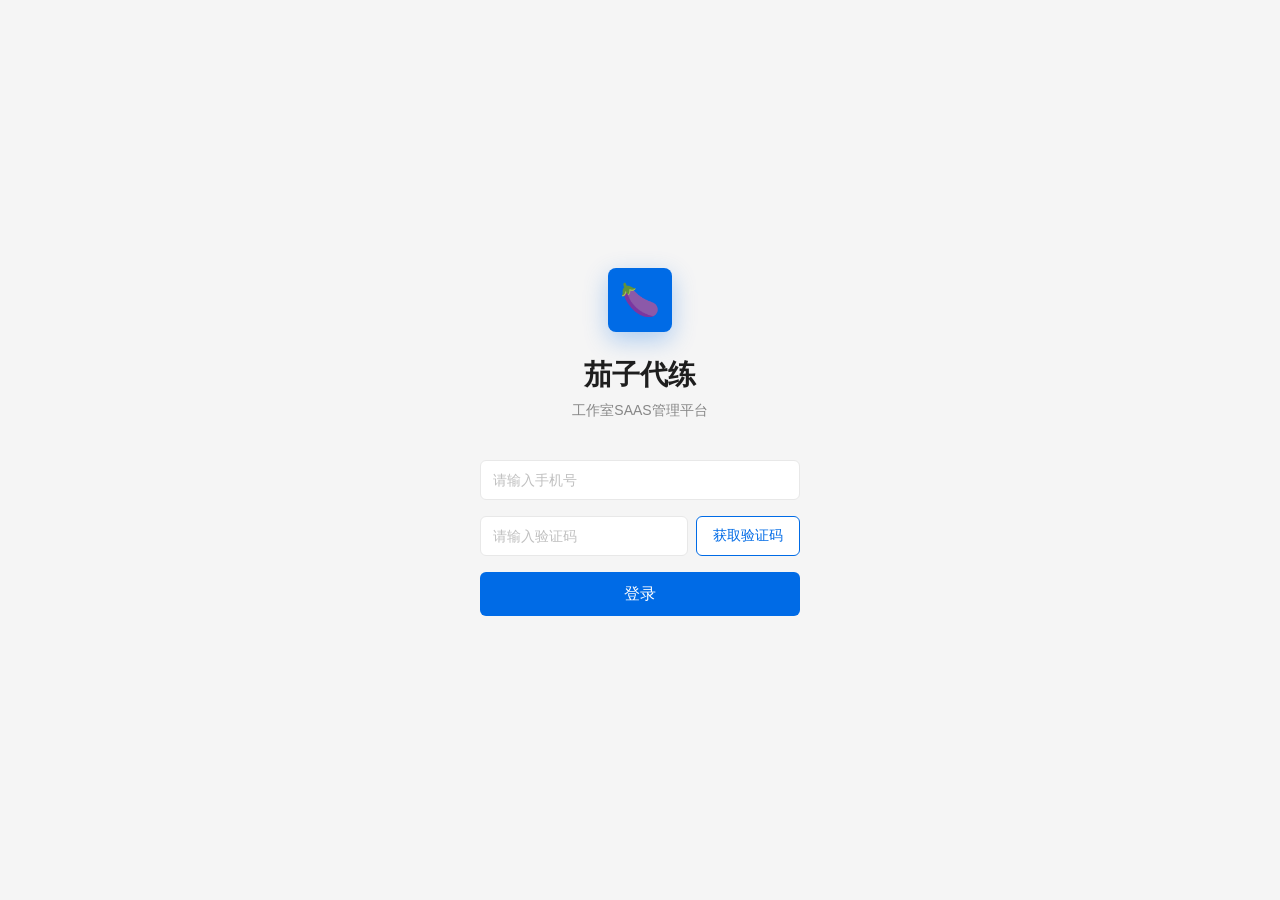
<file: prototype-v2.3.html>
<!DOCTYPE html>
<html lang="zh-CN">
<head>
<meta charset="UTF-8"><meta name="viewport" content="width=device-width, initial-scale=1.0">
<title>茄子代练 v2.3</title>
    <link rel="stylesheet" href="prototype-v2.3.css">
</head>
<body>
<div class="login-overlay" id="login-overlay">
  <div class="lgo">🍆</div>
  <h1>茄子代练</h1>
  <div class="sub">工作室SAAS管理平台</div>
  <div class="login-form">
    <div class="login-field"><input class="login-input" id="login-phone" type="tel" maxlength="11" placeholder="请输入手机号" autocomplete="off"></div>
    <div class="login-field" style="display:flex;gap:8px;"><input class="login-input" id="login-code" type="text" maxlength="4" placeholder="请输入验证码" autocomplete="off" style="flex:1;"><button class="login-sms-btn" id="login-sms-btn" onclick="sendLoginSms()">获取验证码</button></div>
    <div class="login-field"><button class="login-btn" onclick="doLogin()">登录</button></div>
  </div>
</div>
<div class="tree-sidebar" id="sidebar">
  <div class="logo"><div class="lgo">🍆</div>茄子代练</div>
  <div class="tree-menu" id="tree-menu"></div>
  <div class="footer"><div class="logout" onclick="doLogout()">🚪 退出登录</div></div>
</div>
<div class="main-wrap">
  <div class="topbar">
    <div class="breadcrumb" id="breadcrumb">工作台 / <span>首页</span></div>
    <div class="right"><a class="link" onclick="openProfileCenter()" style="font-size:var(--font-size);">👤 个人中心</a> &nbsp;|&nbsp; 2026-05-26 &nbsp;|&nbsp; <span id="top-role" class="role-badge op">平台运营</span></div>
  </div>
  <div class="content" id="content-area"></div>
</div>
<div class="ant-toast" id="toast"></div>
<div class="floating-ball" id="floating-ball" onclick="toggleRolePanel()" title="切换角色">🔄</div>
<div class="role-panel" id="role-panel">
  <div class="rp-header">切换角色视角</div>
  <div class="rp-body" id="role-list"></div>
</div>
<div class="modal-overlay" id="modal-overlay">
  <div class="modal-box" id="modal-box"></div>
</div>
<script src="prototype-v2.3.js"></script>
</body>
</html>
</file>
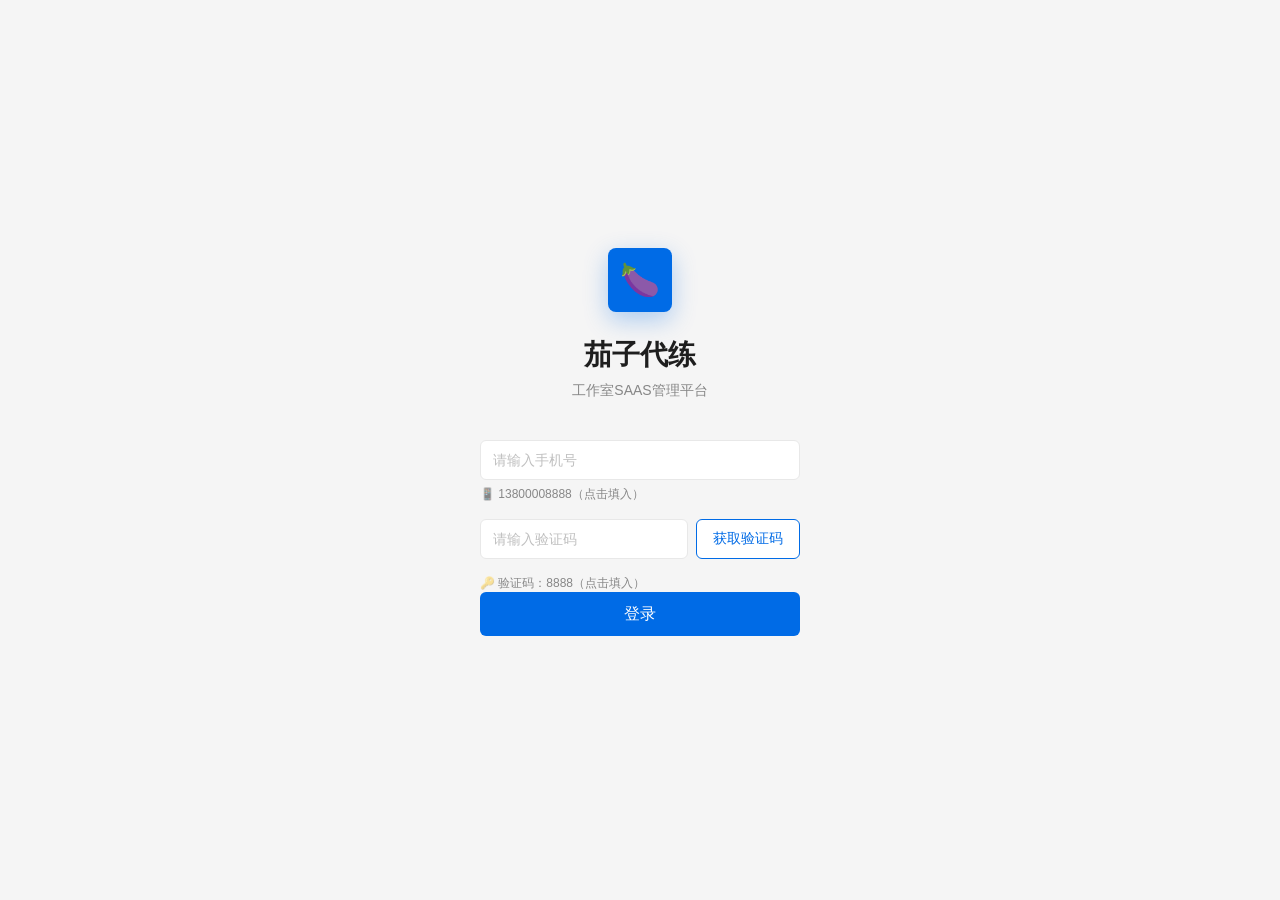
<file: prototype-v2.4.html>
<!DOCTYPE html>
<html lang="zh-CN">
<head>
<meta charset="UTF-8"><meta name="viewport" content="width=device-width, initial-scale=1.0">
<title>茄子代练 v2.0</title>
    <link rel="stylesheet" href="prototype-v2.4.css?v=2">
</head>
<body>
<div class="login-overlay" id="login-overlay">
  <div class="lgo">🍆</div>
  <h1>茄子代练</h1>
  <div class="sub">工作室SAAS管理平台</div>
  <div class="login-form">
    <div class="login-field"><input class="login-input" id="login-phone" type="tel" maxlength="11" placeholder="请输入手机号" autocomplete="off"><div class="login-hint" onclick="document.getElementById('login-phone').value='13800008888'" title="点击填入演示账号">📱 13800008888（点击填入）</div></div>
    <div class="login-field" style="display:flex;gap:8px;"><input class="login-input" id="login-code" type="text" maxlength="4" placeholder="请输入验证码" autocomplete="off" style="flex:1;"><button class="login-sms-btn" id="login-sms-btn" onclick="sendLoginSms()">获取验证码</button></div><div class="login-hint" onclick="document.getElementById('login-code').value='8888'" title="点击填入演示验证码" style="margin-top:4px;">🔑 验证码：8888（点击填入）</div>
    <div class="login-field"><button class="login-btn" onclick="doLogin()">登录</button></div>
  </div>
</div>
<div class="tree-sidebar" id="sidebar">
  <div class="logo"><div class="lgo">🍆</div>茄子代练</div>
  <div class="tree-menu" id="tree-menu"></div>
  <div class="footer"><div class="logout" onclick="doLogout()">🚪 退出登录</div></div>
</div>
<div class="main-wrap">
  <div class="topbar">
    <div class="breadcrumb" id="breadcrumb">工作台 / <span>首页</span></div>
    <div class="right"><a class="link" onclick="openProfileCenter()" style="font-size:var(--font-size);">👤 个人中心</a> &nbsp;|&nbsp; 2026-05-26 &nbsp;|&nbsp; <span id="top-role" class="role-badge op">平台运营</span></div>
  </div>
  <div class="content" id="content-area"></div>
</div>
<div class="ant-toast" id="toast"></div>
<div class="floating-ball" id="floating-ball" onclick="toggleRolePanel()" title="切换角色">🔄</div>
<div class="role-panel" id="role-panel">
  <div class="rp-header">切换角色视角</div>
  <div class="rp-body" id="role-list"></div>
</div>
<div class="modal-overlay" id="modal-overlay">
  <div class="modal-box" id="modal-box"></div>
</div>
<script src="prototype-v2.4.js?v=2"></script>
</body>
</html>
</file>
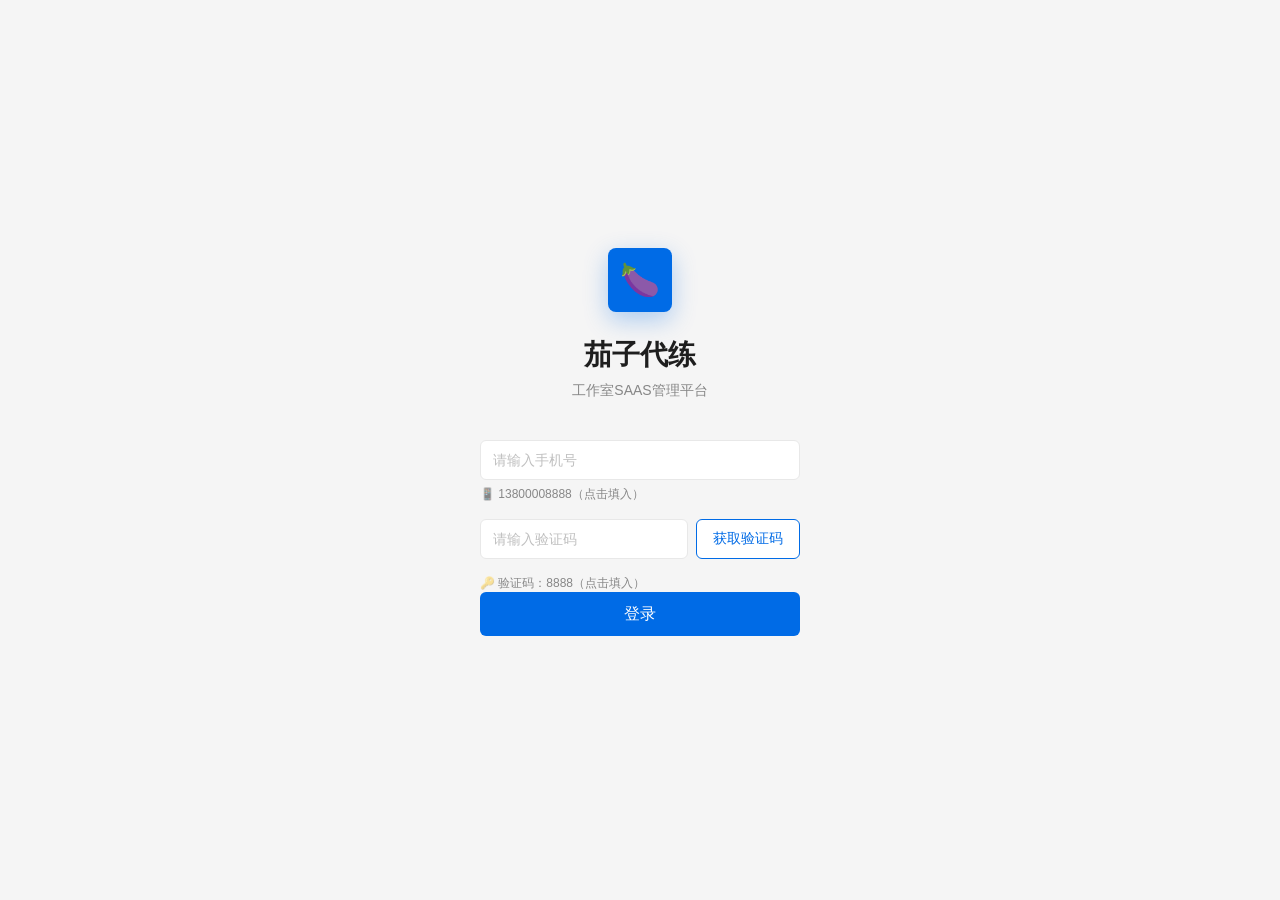
<file: prototype-v2.5.html>
<!DOCTYPE html>
<html lang="zh-CN">
<head>
<meta charset="UTF-8"><meta name="viewport" content="width=device-width, initial-scale=1.0">
<title>茄子代练 v2.5</title>
    <link rel="stylesheet" href="prototype-v2.5.css?v=2">
</head>
<body>
<div class="login-overlay" id="login-overlay">
  <div class="lgo">🍆</div>
  <h1>茄子代练</h1>
  <div class="sub">工作室SAAS管理平台</div>
  <div class="login-form">
    <div class="login-field"><input class="login-input" id="login-phone" type="tel" maxlength="11" placeholder="请输入手机号" autocomplete="off"><div class="login-hint" onclick="document.getElementById('login-phone').value='13800008888'" title="点击填入演示账号">📱 13800008888（点击填入）</div></div>
    <div class="login-field" style="display:flex;gap:8px;"><input class="login-input" id="login-code" type="text" maxlength="4" placeholder="请输入验证码" autocomplete="off" style="flex:1;"><button class="login-sms-btn" id="login-sms-btn" onclick="sendLoginSms()">获取验证码</button></div><div class="login-hint" onclick="document.getElementById('login-code').value='8888'" title="点击填入演示验证码" style="margin-top:4px;">🔑 验证码：8888（点击填入）</div>
    <div class="login-field"><button class="login-btn" onclick="doLogin()">登录</button></div>
  </div>
</div>
<div class="tree-sidebar" id="sidebar">
  <div class="logo"><div class="lgo">🍆</div>茄子代练</div>
  <div class="tree-menu" id="tree-menu"></div>
  <div class="footer"><div class="logout" onclick="doLogout()">🚪 退出登录</div></div>
</div>
<div class="main-wrap">
  <div class="topbar">
    <div class="breadcrumb" id="breadcrumb">工作台 / <span>首页</span></div>
    <div class="right"><a class="link" onclick="openProfileCenter()" style="font-size:var(--font-size);">👤 个人中心</a> &nbsp;|&nbsp; 2026-05-26 &nbsp;|&nbsp; <span id="top-role" class="role-badge op">平台运营</span></div>
  </div>
  <div class="content" id="content-area"></div>
</div>
<div class="ant-toast" id="toast"></div>
<div class="floating-ball" id="floating-ball" onclick="toggleRolePanel()" title="切换角色">🔄</div>
<div class="role-panel" id="role-panel">
  <div class="rp-header">切换角色视角</div>
  <div class="rp-body" id="role-list"></div>
</div>
<div class="modal-overlay" id="modal-overlay">
  <div class="modal-box" id="modal-box"></div>
</div>
<script src="prototype-v2.5.js?v=2"></script>
</body>
</html>
</file>
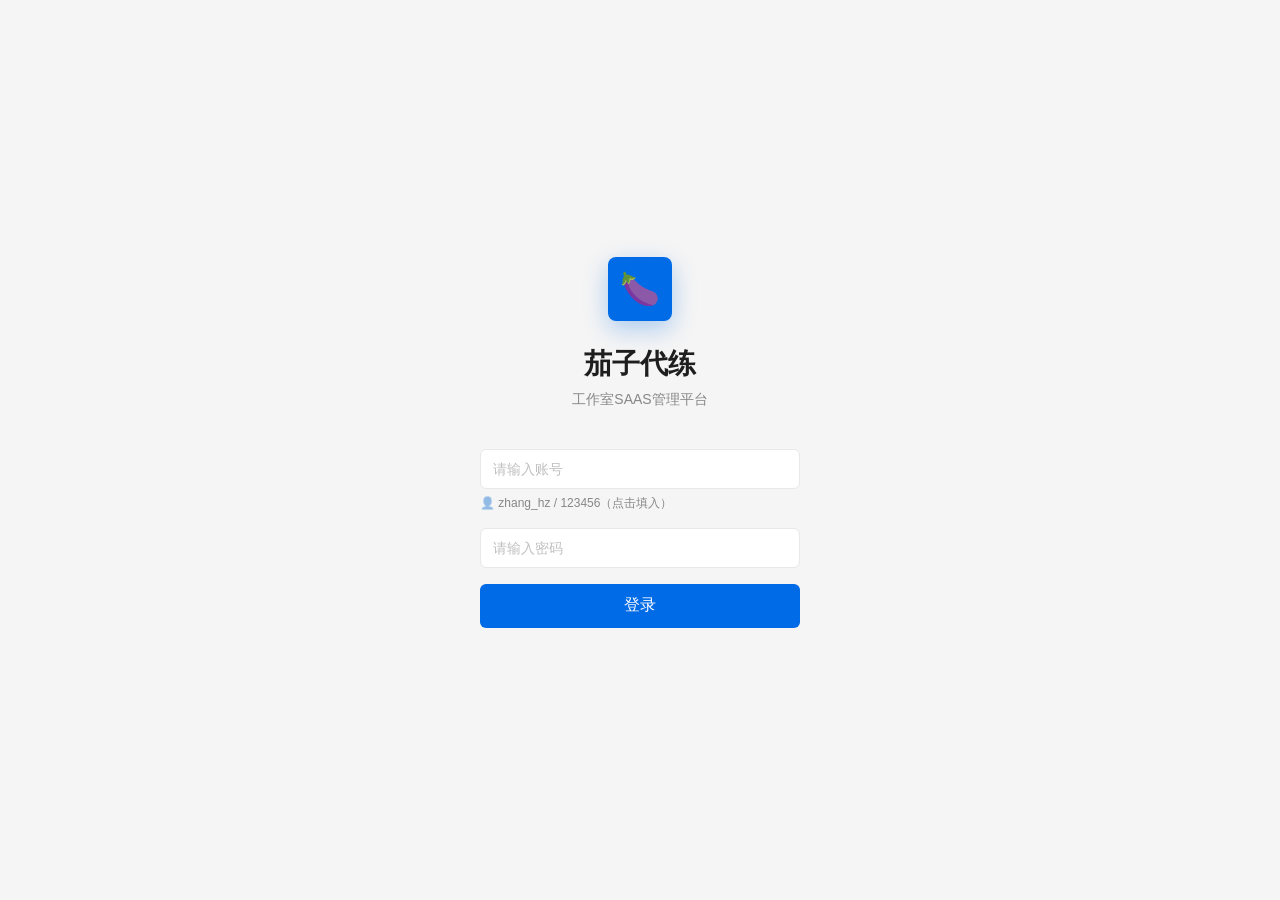
<file: prototype-v2.6.html>
<!DOCTYPE html>
<html lang="zh-CN">
<head>
<meta charset="UTF-8"><meta name="viewport" content="width=device-width, initial-scale=1.0">
<title>茄子代练 v2.6</title>
    <link rel="stylesheet" href="prototype-v2.6.css">
</head>
<body>
<div class="login-overlay" id="login-overlay">
  <div class="lgo">🍆</div>
  <h1>茄子代练</h1>
  <div class="sub">工作室SAAS管理平台</div>
  <div class="login-form">
    <div class="login-field"><input class="login-input" id="login-acct" type="text" placeholder="请输入账号" autocomplete="off"><div class="login-hint" onclick="document.getElementById('login-acct').value='zhang_hz';document.getElementById('login-pwd').value='123456'" title="点击填入演示账号">👤 zhang_hz / 123456（点击填入）</div></div>
    <div class="login-field"><input class="login-input" id="login-pwd" type="password" placeholder="请输入密码" autocomplete="off"></div>
    <div class="login-field"><button class="login-btn" onclick="doLogin()">登录</button></div>
  </div>
</div>
<div class="tree-sidebar" id="sidebar">
  <div class="logo"><div class="lgo">🍆</div>茄子代练</div>
  <div class="tree-menu" id="tree-menu"></div>
  <div class="footer"><div class="logout" onclick="doLogout()">🚪 退出登录</div></div>
</div>
<div class="main-wrap">
  <div class="topbar">
    <div class="breadcrumb" id="breadcrumb">工作台 / <span>首页</span></div>
    <div class="right"><a class="link" onclick="openProfileCenter()" style="font-size:var(--font-size);">👤 个人中心</a> &nbsp;|&nbsp; 2026-05-26 &nbsp;|&nbsp; <span id="top-role" class="role-badge admin">👑 平台管理员</span> <a class="link" id="role-switch-btn" onclick="toggleRolePanel()" style="font-size:var(--font-size);cursor:pointer;" title="切换角色">🔄</a></div>
  </div>
  <div class="content" id="content-area"></div>
</div>
<div class="ant-toast" id="toast"></div>
<div class="role-panel" id="role-panel">
  <div class="rp-header">切换角色视角</div>
  <div class="rp-body" id="role-list"></div>
</div>
<div class="modal-overlay" id="modal-overlay">
  <div class="modal-box" id="modal-box"></div>
</div>
<div class="iter-float-btn" id="iter-float-btn" onclick="openIterRecords()" title="查看迭代记录">📋</div>
<script src="prototype-v2.6.js"></script>
</body>
</html>
</file>
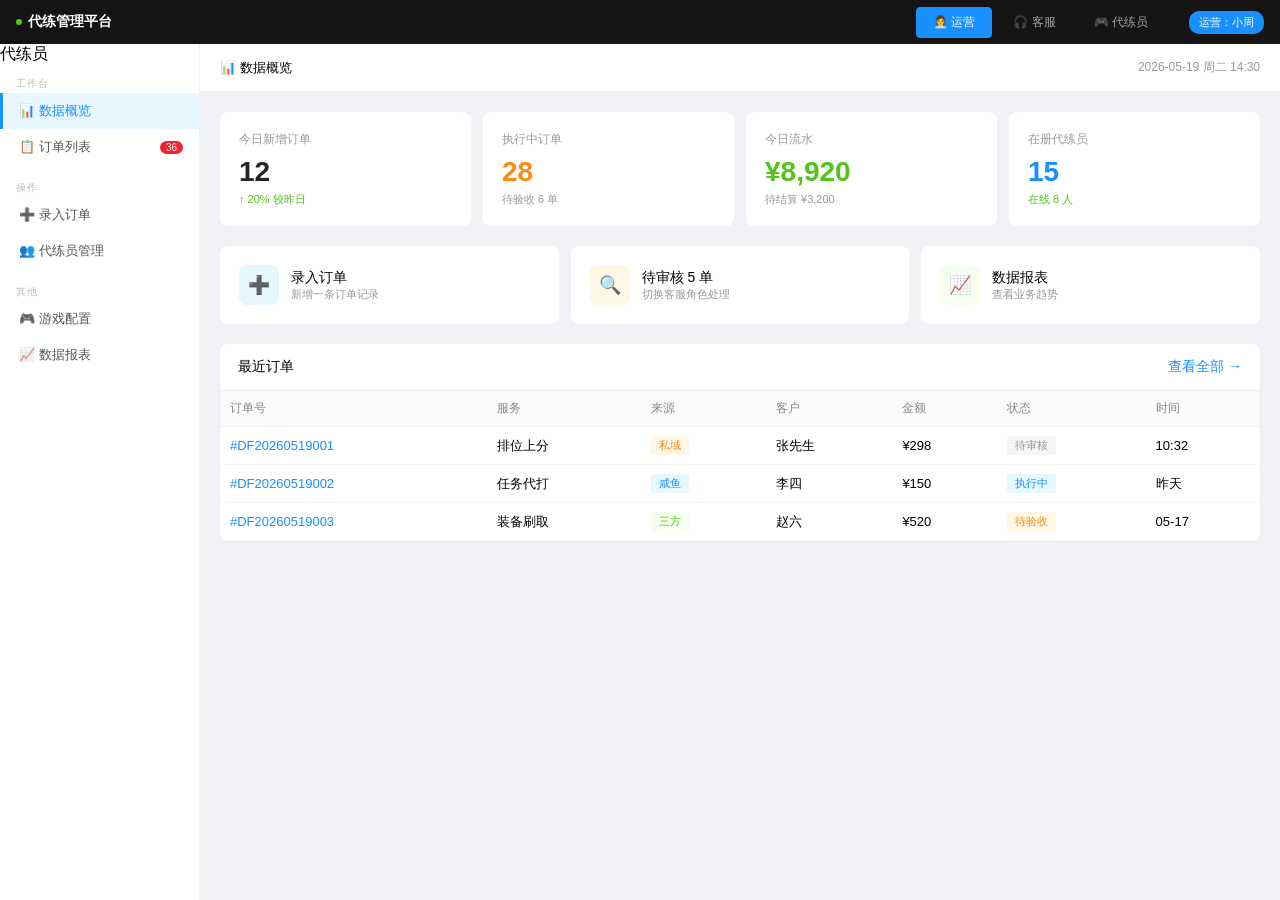
<file: prototype-v2.html>
<!DOCTYPE html>
<html lang="zh-CN">
<head>
<meta charset="UTF-8">
<meta name="viewport" content="width=device-width, initial-scale=1.0">
<title>代练管理平台 — 全角色原型</title>
<style>
  * { margin:0; padding:0; box-sizing:border-box; }
  body { font-family:-apple-system,BlinkMacSystemFont,"Segoe UI",Roboto,sans-serif; background:#f0f2f5; }

  /* ===== 角色切换栏 ===== */
  .role-bar { background:#141414; color:#fff; padding:0 16px; height:44px; display:flex; align-items:center; justify-content:space-between; font-size:13px; position:sticky; top:0; z-index:300; }
  .role-bar .brand { font-weight:bold; font-size:14px; display:flex; align-items:center; gap:6px; }
  .role-bar .brand .dot { width:6px;height:6px;background:#52c41a;border-radius:50%; }
  .role-switcher { display:flex; gap:4px; }
  .role-btn { padding:6px 16px; border-radius:4px; cursor:pointer; border:1px solid transparent; background:transparent; color:rgba(255,255,255,0.6); font-size:12px; transition:all .2s; }
  .role-btn:hover { color:#fff; background:rgba(255,255,255,0.08); }
  .role-btn.active { color:#fff; background:rgba(255,255,255,0.15); border-color:rgba(255,255,255,0.25); }
  .role-btn.ops.active { background:#1890ff; border-color:#1890ff; color:#fff; }
  .role-btn.cs.active { background:#fa8c16; border-color:#fa8c16; color:#fff; }
  .role-btn.booster.active { background:#52c41a; border-color:#52c41a; color:#fff; }
  .current-role { font-size:11px; padding:4px 10px; border-radius:10px; margin-left:8px; }
  .current-role.ops { background:#1890ff; }
  .current-role.cs { background:#fa8c16; }
  .current-role.booster { background:#52c41a; }

  /* ===== 布局 ===== */
  .layout { display:flex; min-height:calc(100vh - 44px); }
  .sidebar { width:200px; background:#fff; border-right:1px solid #f0f0f0; display:flex; flex-direction:column; position:sticky; top:44px; height:calc(100vh - 44px); }
  .sidebar .user-info { padding:16px; border-bottom:1px solid #f0f0f0; display:flex; align-items:center; gap:10px; }
  .sidebar .user-info .avatar { width:36px;height:36px;border-radius:50%;display:flex;align-items:center;justify-content:center;color:#fff;font-size:16px; }
  .sidebar .user-info .name { font-size:14px; font-weight:500; }
  .sidebar .user-info .role-tag { font-size:11px; color:#999; }
  .nav-section { padding:4px 0; }
  .nav-label { padding:8px 16px 2px; font-size:10px; color:#bbb; text-transform:uppercase; letter-spacing:1px; }
  .nav-link { padding:9px 16px; cursor:pointer; display:flex; align-items:center; gap:8px; font-size:13px; color:#555; transition:all .15s; border-left:3px solid transparent; }
  .nav-link:hover { color:#1890ff; background:#fafafa; }
  .nav-link.active { color:#1890ff; background:#e6f7ff; border-left-color:#1890ff; font-weight:500; }
  .nav-link .badge { background:#f5222d; color:#fff; padding:1px 6px; border-radius:10px; font-size:10px; margin-left:auto; }
  .nav-link .badge.warn { background:#fa8c16; }

  .main { flex:1; }
  .topbar { background:#fff; padding:0 20px; height:48px; display:flex; align-items:center; justify-content:space-between; border-bottom:1px solid #f0f0f0; font-size:13px; position:sticky; top:44px; z-index:50; }
  .topbar .title { font-weight:500; }
  .content { padding:20px; }
  .view { display:none; }
  .view.active { display:block; }

  /* ===== 通用组件 ===== */
  .stat-cards { display:flex; gap:12px; margin-bottom:20px; flex-wrap:wrap; }
  .stat-card { flex:1; min-width:130px; background:#fff; border-radius:8px; padding:18px; cursor:pointer; transition:all .2s; border:1px solid transparent; }
  .stat-card:hover { border-color:#1890ff; box-shadow:0 2px 8px rgba(24,144,255,0.1); }
  .stat-card .l { font-size:12px; color:#999; margin-bottom:8px; }
  .stat-card .v { font-size:28px; font-weight:600; color:#262626; }
  .stat-card .s { font-size:11px; margin-top:4px; }
  .panel { background:#fff; border-radius:8px; margin-bottom:16px; box-shadow:0 1px 4px rgba(0,0,0,.04); }
  .panel-hd { padding:14px 18px; border-bottom:1px solid #f0f0f0; display:flex; align-items:center; justify-content:space-between; font-size:14px; font-weight:500; }
  .panel-bd { padding:16px 18px; }
  .panel-bd.nopad { padding:0; }

  table { width:100%; border-collapse:collapse; font-size:13px; }
  th { background:#fafafa; padding:9px 10px; text-align:left; font-weight:500; color:#888; border-bottom:1px solid #f0f0f0; font-size:12px; white-space:nowrap; }
  td { padding:9px 10px; border-bottom:1px solid #f5f5f5; }
  tr.clickable { cursor:pointer; }
  tr.clickable:hover { background:#e6f7ff; }

  .tag { display:inline-block; padding:2px 8px; border-radius:3px; font-size:11px; }
  .tag-o { background:#fff7e6; color:#fa8c16; }
  .tag-b { background:#e6f7ff; color:#1890ff; }
  .tag-g { background:#f6ffed; color:#52c41a; }
  .tag-r { background:#fff1f0; color:#f5222d; }
  .tag-p { background:#f9f0ff; color:#722ed1; }
  .tag-gray { background:#f5f5f5; color:#999; }

  .btn { display:inline-block; padding:7px 14px; border-radius:4px; border:1px solid #d9d9d9; background:#fff; color:#333; cursor:pointer; font-size:12px; transition:all .2s; text-decoration:none; }
  .btn:hover { border-color:#1890ff; color:#1890ff; }
  .btn-p { background:#1890ff; color:#fff; border-color:#1890ff; }
  .btn-p:hover { background:#40a9ff; color:#fff; }
  .btn-s { background:#52c41a; color:#fff; border-color:#52c41a; }
  .btn-s:hover { background:#73d13d; color:#fff; }
  .btn-d { color:#f5222d; border-color:#f5222d; }
  .btn-d:hover { background:#fff1f0; }
  .btn-w { color:#fa8c16; border-color:#fa8c16; }
  .btn-sm { padding:4px 10px; font-size:11px; }
  .btn-xs { padding:3px 8px; font-size:11px; }
  .btn-group { display:flex; gap:6px; }

  .form-group { margin-bottom:14px; }
  .form-label { display:block; font-size:12px; color:#333; margin-bottom:4px; font-weight:500; }
  .form-label .req { color:#f5222d; }
  .form-input { width:100%; padding:7px 10px; border:1px solid #d9d9d9; border-radius:4px; font-size:13px; transition:all .2s; background:#fff; }
  .form-input:focus { outline:none; border-color:#1890ff; box-shadow:0 0 0 2px rgba(24,144,255,0.15); }
  select.form-input { cursor:pointer; }
  textarea.form-input { resize:vertical; min-height:70px; font-family:inherit; }
  .form-row { display:flex; gap:14px; }
  .form-row > * { flex:1; }

  .opt-group { display:flex; gap:6px; flex-wrap:wrap; }
  .opt-item { padding:6px 14px; border:1px solid #d9d9d9; border-radius:4px; cursor:pointer; font-size:12px; transition:all .2s; background:#fff; }
  .opt-item:hover { border-color:#1890ff; }
  .opt-item.sel { background:#e6f7ff; color:#1890ff; border-color:#1890ff; }

  .tabs { display:flex; gap:0; margin-bottom:14px; border-bottom:2px solid #f0f0f0; flex-wrap:wrap; }
  .tab { padding:8px 14px; cursor:pointer; font-size:12px; color:#888; border-bottom:2px solid transparent; margin-bottom:-2px; transition:all .15s; }
  .tab:hover { color:#1890ff; }
  .tab.active { color:#1890ff; border-bottom-color:#1890ff; font-weight:500; }
  .tab .cnt { font-size:11px; }

  .toast { position:fixed; top:60px; right:20px; padding:10px 18px; border-radius:4px; font-size:13px; z-index:999; display:none; animation:fadeIn .3s; color:#fff; }
  @keyframes fadeIn { from{opacity:0;transform:translateY(-8px);} to{opacity:1;transform:translateY(0);} }
  .steps { display:flex; align-items:center; margin-bottom:20px; overflow-x:auto; gap:0; }
  .step { display:flex; align-items:center; font-size:11px; white-space:nowrap; }
  .step .c { width:24px;height:24px;border-radius:50%;display:flex;align-items:center;justify-content:center;font-size:11px;margin-right:4px; }
  .step .c.done { background:#52c41a; color:#fff; }
  .step .c.cur { background:#1890ff; color:#fff; }
  .step .c.wait { background:#f0f0f0; color:#bbb; }
  .step .l { width:36px;height:1px;background:#e8e8e8;margin:0 8px; }
  .step .l.done { background:#52c41a; }

  .upload-zone { border:2px dashed #d9d9d9; border-radius:8px; padding:32px; text-align:center; cursor:pointer; transition:all .2s; background:#fafafa; }
  .upload-zone:hover { border-color:#1890ff; background:#e6f7ff; }
  .upload-zone .ic { font-size:32px; margin-bottom:6px; }

  .tip { background:#fffbe6; border:1px solid #ffe58f; border-radius:8px; padding:12px 16px; font-size:12px; color:#666; margin-top:12px; }
  .tip strong { color:#fa8c16; }
  hr { margin:14px 0; border:none; border-top:1px solid #f0f0f0; }
  .link { color:#1890ff; cursor:pointer; }
  .link:hover { color:#40a9ff; text-decoration:underline; }
</style>
</head>
<body>

<!-- ===== 角色切换栏 ===== -->
<div class="role-bar">
  <div class="brand"><span class="dot"></span>代练管理平台</div>
  <div style="display:flex;align-items:center;gap:16px;">
    <div class="role-switcher">
      <button class="role-btn ops active" data-role="ops">👩‍💼 运营</button>
      <button class="role-btn cs" data-role="cs">🎧 客服</button>
      <button class="role-btn booster" data-role="booster">🎮 代练员</button>
    </div>
    <span class="current-role ops" id="role-tag">运营：小周</span>
  </div>
</div>

<!-- ===== 主体布局 ===== -->
<div class="layout">

  <!-- 侧边栏 -->
  <aside class="sidebar" id="sidebar">
    <!-- JS动态渲染 -->
  </aside>

  <!-- 主内容 -->
  <div class="main">
    <div class="topbar"><span class="title" id="page-title">📊 运营工作台</span><span style="color:#999;font-size:12px;">2026-05-19 周二 14:30</span></div>
    <div class="content" id="content-area">
      <!-- JS动态渲染 -->
    </div>
  </div>
</div>

<div class="toast" id="toast"></div>

<script>
// ===== 状态 =====
var currentRole = 'ops';
var currentPage = 'dashboard';
var detailOrderId = '#DF20260519001';
var orderData = {};

// ===== 角色配置 =====
var roleConfig = {
  ops: {
    name: '运营：小周',
    color: '#1890ff',
    cssClass: 'ops',
    icon: '👩‍💼',
    avatar: '周',
    nav: [
      { section:'工作台', items:[
        {id:'dashboard', icon:'📊', label:'数据概览'},
        {id:'order-list', icon:'📋', label:'订单列表', badge:'36'},
      ]},
      { section:'操作', items:[
        {id:'order-entry', icon:'➕', label:'录入订单'},
        {id:'booster-mgmt', icon:'👥', label:'代练员管理'},
      ]},
      { section:'其他', items:[
        {id:'game-config', icon:'🎮', label:'游戏配置'},
        {id:'data-reports', icon:'📈', label:'数据报表'},
      ]}
    ]
  },
  cs: {
    name: '客服：小李',
    color: '#fa8c16',
    cssClass: 'cs',
    icon: '🎧',
    avatar: '李',
    nav: [
      { section:'工作台', items:[
        {id:'cs-dashboard', icon:'📊', label:'工作台概览'},
      ]},
      { section:'审核', items:[
        {id:'review-queue', icon:'🔍', label:'待审核队列', badge:'5', badgeWarn:true},
        {id:'verify-queue', icon:'✅', label:'待验收队列', badge:'6', badgeWarn:true},
      ]},
      { section:'管理', items:[
        {id:'cs-orders', icon:'📋', label:'全部订单'},
        {id:'settlement', icon:'💰', label:'结算管理', badge:'3'},
        {id:'cs-logs', icon:'📝', label:'操作日志'},
      ]}
    ]
  },
  booster: {
    name: '代练员：王代练',
    color: '#52c41a',
    cssClass: 'booster',
    icon: '🎮',
    avatar: '王',
    nav: [
      { section:'工作台', items:[
        {id:'booster-dashboard', icon:'📊', label:'我的工作台'},
        {id:'order-pool', icon:'📋', label:'接单大厅', badge:'8'},
      ]},
      { section:'订单', items:[
        {id:'my-orders', icon:'📝', label:'我的订单', badge:'3'},
      ]},
      { section:'财务', items:[
        {id:'my-earnings', icon:'💰', label:'我的收益'},
        {id:'withdraw', icon:'💳', label:'提现'},
      ]}
    ]
  }
};

// ===== 渲染侧边栏 =====
function renderSidebar() {
  var cfg = roleConfig[currentRole];
  var html = '<div class="user-info"><div class="avatar" style="background:'+cfg.color+'">'+cfg.avatar+'</div><div><div class="name">'+cfg.name+'</div><div class="role-tag">'+cfg.icon+' '+['ops','cs','booster'].indexOf(currentRole)===0?'运营':['ops','cs','booster'].indexOf(currentRole)===1?'客服':'代练员'+'</div></div></div>';
  cfg.nav.forEach(function(section) {
    html += '<div class="nav-section"><div class="nav-label">'+section.section+'</div>';
    section.items.forEach(function(item) {
      var badgeHtml = '';
      if (item.badge) {
        var bc = item.badgeWarn ? 'warn' : '';
        badgeHtml = ' <span class="badge '+bc+'">'+item.badge+'</span>';
      }
      var activeClass = currentPage === item.id ? ' active' : '';
      html += '<a class="nav-link'+activeClass+'" data-page="'+item.id+'">'+item.icon+' '+item.label+badgeHtml+'</a>';
    });
    html += '</div>';
  });
  document.getElementById('sidebar').innerHTML = html;

  // 绑定点击
  document.querySelectorAll('.nav-link').forEach(function(link) {
    link.addEventListener('click', function(e) {
      e.preventDefault();
      var page = this.getAttribute('data-page');
      navigate(page);
    });
  });
}

// ===== 导航 =====
function navigate(page, param) {
  currentPage = page;
  if (param) detailOrderId = param;
  renderSidebar();
  renderContent();
}

// ===== 页面标题 =====
function getPageTitle() {
  var allNavs = roleConfig[currentRole].nav;
  for (var i=0; i<allNavs.length; i++) {
    for (var j=0; j<allNavs[i].items.length; j++) {
      if (allNavs[i].items[j].id === currentPage) {
        return allNavs[i].items[j].icon + ' ' + allNavs[i].items[j].label;
      }
    }
  }
  return currentPage;
}

// ===== 渲染内容 =====
function renderContent() {
  document.getElementById('page-title').textContent = getPageTitle();
  var container = document.getElementById('content-area');
  container.innerHTML = '';

  // 用div包裹，通过设置view方式渲染
  var viewDiv = document.createElement('div');
  viewDiv.className = 'view active';

  switch(currentPage) {
    // ==================== 运营 ====================
    case 'dashboard': viewDiv.innerHTML = renderOpsDashboard(); break;
    case 'order-list': viewDiv.innerHTML = renderOrderList('ops'); break;
    case 'order-entry': viewDiv.innerHTML = renderOrderEntry(); break;
    case 'booster-mgmt': viewDiv.innerHTML = renderBoosterMgmt(); break;
    case 'game-config': viewDiv.innerHTML = placeholder('🎮 游戏配置', '配置游戏信息、服务类型、扣子类型、结算规则'); break;
    case 'data-reports': viewDiv.innerHTML = placeholder('📈 数据报表', '订单量趋势、流水统计、代练员绩效'); break;

    // ==================== 客服 ====================
    case 'cs-dashboard': viewDiv.innerHTML = renderCSDashboard(); break;
    case 'review-queue': viewDiv.innerHTML = renderReviewQueue(); break;
    case 'verify-queue': viewDiv.innerHTML = renderVerifyQueue(); break;
    case 'cs-orders': viewDiv.innerHTML = renderOrderList('cs'); break;
    case 'settlement': viewDiv.innerHTML = renderSettlement(); break;
    case 'cs-logs': viewDiv.innerHTML = placeholder('📝 操作日志', '全量订单操作审计日志，支持按订单号、操作人筛选'); break;

    // ==================== 代练员 ====================
    case 'booster-dashboard': viewDiv.innerHTML = renderBoosterDashboard(); break;
    case 'order-pool': viewDiv.innerHTML = renderOrderPool(); break;
    case 'my-orders': viewDiv.innerHTML = renderMyOrders(); break;
    case 'my-earnings': viewDiv.innerHTML = renderMyEarnings(); break;
    case 'withdraw': viewDiv.innerHTML = renderWithdraw(); break;

    default: viewDiv.innerHTML = placeholder('建设中', '该页面功能开发中');
  }

  container.appendChild(viewDiv);
  bindInteractions();
}

// ==================== 占位 ====================
function placeholder(title, desc) {
  return '<div class="panel"><div class="panel-bd" style="text-align:center;padding:80px 20px;color:#999;"><div style="font-size:48px;margin-bottom:16px;">🚧</div><div style="font-size:16px;margin-bottom:8px;">'+title+'</div><div>'+desc+'</div></div></div>';
}

// ==================== 运营仪表盘 ====================
function renderOpsDashboard() {
  return `
    <div class="stat-cards">
      <div class="stat-card" onclick="navigate('order-list')"><div class="l">今日新增订单</div><div class="v">12</div><div class="s" style="color:#52c41a;">↑ 20% 较昨日</div></div>
      <div class="stat-card" onclick="navigate('order-list')"><div class="l">执行中订单</div><div class="v" style="color:#fa8c16;">28</div><div class="s" style="color:#999;">待验收 6 单</div></div>
      <div class="stat-card"><div class="l">今日流水</div><div class="v" style="color:#52c41a;">¥8,920</div><div class="s" style="color:#999;">待结算 ¥3,200</div></div>
      <div class="stat-card" onclick="navigate('booster-mgmt')"><div class="l">在册代练员</div><div class="v" style="color:#1890ff;">15</div><div class="s" style="color:#52c41a;">在线 8 人</div></div>
    </div>
    <div class="stat-cards">
      <div class="stat-card" onclick="navigate('order-entry')" style="display:flex;align-items:center;gap:12px;">
        <div style="width:40px;height:40px;background:#e6f7ff;border-radius:8px;display:flex;align-items:center;justify-content:center;font-size:18px;">➕</div>
        <div><div style="font-size:14px;font-weight:500;">录入订单</div><div style="font-size:11px;color:#999;">新增一条订单记录</div></div>
      </div>
      <div class="stat-card" style="display:flex;align-items:center;gap:12px;" onclick="switchRole('cs')">
        <div style="width:40px;height:40px;background:#fff7e6;border-radius:8px;display:flex;align-items:center;justify-content:center;font-size:18px;">🔍</div>
        <div><div style="font-size:14px;font-weight:500;">待审核 5 单</div><div style="font-size:11px;color:#999;">切换客服角色处理</div></div>
      </div>
      <div class="stat-card" style="display:flex;align-items:center;gap:12px;" onclick="navigate('data-reports')">
        <div style="width:40px;height:40px;background:#f6ffed;border-radius:8px;display:flex;align-items:center;justify-content:center;font-size:18px;">📈</div>
        <div><div style="font-size:14px;font-weight:500;">数据报表</div><div style="font-size:11px;color:#999;">查看业务趋势</div></div>
      </div>
    </div>
    <div class="panel"><div class="panel-hd">最近订单<a class="link" onclick="navigate('order-list')">查看全部 →</a></div>
      <div class="panel-bd nopad">
        <table><thead><tr><th>订单号</th><th>服务</th><th>来源</th><th>客户</th><th>金额</th><th>状态</th><th>时间</th></tr></thead><tbody>
          <tr class="clickable" onclick="switchRole('cs');navigate('review-queue')"><td class="link">#DF20260519001</td><td>排位上分</td><td><span class="tag tag-o">私域</span></td><td>张先生</td><td>¥298</td><td><span class="tag tag-gray">待审核</span></td><td>10:32</td></tr>
          <tr class="clickable" onclick="switchRole('booster');navigate('order-pool')"><td class="link">#DF20260519002</td><td>任务代打</td><td><span class="tag tag-b">咸鱼</span></td><td>李四</td><td>¥150</td><td><span class="tag tag-b">执行中</span></td><td>昨天</td></tr>
          <tr class="clickable" onclick="switchRole('cs');navigate('verify-queue')"><td class="link">#DF20260519003</td><td>装备刷取</td><td><span class="tag tag-g">三方</span></td><td>赵六</td><td>¥520</td><td><span class="tag tag-o">待验收</span></td><td>05-17</td></tr>
        </tbody></table>
      </div>
    </div>
  `;
}

// ==================== 订单列表(运营/客服共用) ====================
function renderOrderList(role) {
  return `
    <div style="display:flex;justify-content:space-between;margin-bottom:14px;">
      <div class="btn-group">
        ${role==='ops'?'<button class="btn btn-p" onclick="navigate(\'order-entry\')">+ 录入订单</button>':''}
        <button class="btn">导出</button>
      </div>
      <div style="display:flex;gap:6px;"><input class="form-input" style="width:200px;" placeholder="搜索订单号/客户..."><button class="btn btn-p">搜索</button></div>
    </div>
    <div class="tabs">
      <a class="tab active">全部<span class="cnt">36</span></a>
      <a class="tab">待审核<span class="cnt">5</span></a>
      <a class="tab">待接单<span class="cnt">8</span></a>
      <a class="tab">执行中<span class="cnt">12</span></a>
      <a class="tab">待验收<span class="cnt">6</span></a>
      <a class="tab">待结算<span class="cnt">3</span></a>
      <a class="tab">已完成<span class="cnt">2</span></a>
    </div>
    <div class="panel"><div class="panel-bd nopad">
      <table><thead><tr><th>订单号</th><th>游戏</th><th>服务</th><th>客户</th><th>来源</th><th>类型</th><th>金额</th><th>代练员</th><th>状态</th><th>时间</th><th>操作</th></tr></thead><tbody>
        <tr><td class="link" onclick="toDetail('#DF20260519001')">#DF20260519001</td><td>三角洲</td><td>排位上分</td><td>张先生</td><td><span class="tag tag-o">私域</span></td><td><span class="tag tag-p">线上接单</span></td><td>¥298</td><td>-</td><td><span class="tag tag-gray">待审核</span></td><td>05-19 10:32</td><td><a class="btn btn-xs" onclick="toDetail('#DF20260519001')">审核</a> <a class="btn btn-xs btn-d">关单</a></td></tr>
        <tr><td class="link" onclick="toDetail('#DF20260519002')">#DF20260519002</td><td>三角洲</td><td>任务代打</td><td>李四</td><td><span class="tag tag-b">咸鱼</span></td><td><span class="tag tag-p">派单</span></td><td>¥150</td><td>王代练</td><td><span class="tag tag-b">执行中</span></td><td>05-18 14:20</td><td><a class="btn btn-xs" onclick="toDetail('#DF20260519002')">查看</a></td></tr>
        <tr><td class="link" onclick="toDetail('#DF20260519003')">#DF20260519003</td><td>三角洲</td><td>装备刷取</td><td>赵六</td><td><span class="tag tag-g">三方</span></td><td><span class="tag tag-p">派单</span></td><td>¥520</td><td>刘代练</td><td><span class="tag tag-o">待验收</span></td><td>05-17 09:15</td><td><a class="btn btn-xs btn-w" onclick="toDetail('#DF20260519003')">验收</a></td></tr>
        <tr><td class="link" onclick="toDetail('#DF20260519004')">#DF20260519004</td><td>三角洲</td><td>账号练级</td><td>王五</td><td><span class="tag tag-o">私域</span></td><td><span class="tag tag-p">线上接单</span></td><td>¥880</td><td>陈代练</td><td><span class="tag tag-g">已完成</span></td><td>05-16 08:30</td><td><a class="btn btn-xs" onclick="toDetail('#DF20260519004')">查看</a></td></tr>
      </tbody></table>
    </div></div>
    <div style="display:flex;justify-content:space-between;font-size:12px;color:#999;padding-top:8px;"><span>共 36 条</span><div style="display:flex;gap:4px;"><span style="padding:3px 8px;border:1px solid #d9d9d9;border-radius:4px;background:#1890ff;color:#fff;">1</span><span style="padding:3px 8px;border:1px solid #d9d9d9;border-radius:4px;">2</span><span style="padding:3px 8px;border:1px solid #d9d9d9;border-radius:4px;">3</span></div></div>
  `;
}

// ==================== 订单录入 ====================
function renderOrderEntry() {
  return `
    <div class="panel"><div class="panel-hd">录入新订单</div><div class="panel-bd">
      <div class="form-group"><div class="form-label">订单来源 <span class="req">*</span></div>
        <div class="opt-group" id="entry-source">
          <span class="opt-item sel" data-val="私域">私域（客户预付）</span>
          <span class="opt-item" data-val="咸鱼">咸鱼（完成后回款）</span>
          <span class="opt-item" data-val="三方平台">三方平台（完成后回款）</span>
        </div>
      </div>
      <div class="form-row">
        <div class="form-group"><div class="form-label">游戏 <span class="req">*</span></div><select class="form-input"><option>三角洲</option></select></div>
        <div class="form-group"><div class="form-label">服务类型 <span class="req">*</span></div><select class="form-input" id="entry-svc"><option>排位上分</option><option>任务代打</option><option>账号练级</option><option>装备刷取</option></select></div>
        <div class="form-group"><div class="form-label">扣子类型</div><select class="form-input"><option>青铜→钻石</option><option>排位保护</option><option>段位重置后定级</option></select></div>
      </div>
      <div class="form-row">
        <div class="form-group"><div class="form-label">订单类型 <span class="req">*</span></div>
          <div class="opt-group" id="entry-type">
            <span class="opt-item sel" data-val="线上接单">线上接单</span>
            <span class="opt-item" data-val="派单">派单</span>
          </div>
        </div>
        <div class="form-group" id="entry-assign" style="display:none;"><div class="form-label">指定代练员/工会</div><select class="form-input"><option value="">请选择...</option><option>王代练</option><option>刘代练</option><option>陈代练</option></select></div>
      </div>
      <div class="form-row">
        <div class="form-group"><div class="form-label">订单金额 <span class="req">*</span></div>
          <div style="display:flex;"><span style="padding:7px 10px;background:#fafafa;border:1px solid #d9d9d9;border-right:0;border-radius:4px 0 0 4px;color:#999;">¥</span><input class="form-input" style="border-radius:0 4px 4px 0;" placeholder="金额" type="number"></div>
        </div>
        <div class="form-group"><div class="form-label">付款方式 <span class="req">*</span></div><select class="form-input" id="entry-pay"><option>预付（客户已付）</option><option>后付（完成后收款）</option></select></div>
      </div>
      <hr>
      <div class="form-row">
        <div class="form-group"><div class="form-label">客户姓名 <span class="req">*</span></div><input class="form-input" placeholder="客户称呼"></div>
        <div class="form-group"><div class="form-label">联系方式</div><input class="form-input" placeholder="微信 / 手机号"></div>
      </div>
      <div class="form-group"><div class="form-label">需求描述</div><textarea class="form-input" placeholder="段位要求、时限、特殊说明..."></textarea></div>
      <div class="form-group"><div class="form-label">内部备注</div><textarea class="form-input" placeholder="内部备注，客户不可见..."></textarea></div>
      <div style="display:flex;justify-content:flex-end;gap:8px;"><button class="btn">保存草稿</button><button class="btn btn-p" onclick="showToast('✓ 订单已提交审核','#52c41a')">提交审核</button></div>
    </div></div>
    <div class="tip"><strong>💡 提示：</strong>私域订单选<strong>预付</strong>（客户已付），咸鱼/三方平台选<strong>后付</strong>（完成验收后收款）。</div>
  `;
}

// ==================== 代练员管理 ====================
function renderBoosterMgmt() {
  return `
    <div style="display:flex;justify-content:space-between;margin-bottom:14px;">
      <div class="btn-group"><button class="btn btn-p">+ 添加代练员</button><button class="btn">导出列表</button></div>
      <input class="form-input" style="width:200px;" placeholder="搜索代练员...">
    </div>
    <div class="panel"><div class="panel-bd nopad">
      <table><thead><tr><th>姓名</th><th>联系方式</th><th>游戏特长</th><th>接单数</th><th>好评率</th><th>状态</th><th>操作</th></tr></thead><tbody>
        <tr><td style="font-weight:500;">王代练</td><td>wang_001</td><td>三角洲·排位</td><td>43</td><td>98.5%</td><td><span class="tag tag-g">在线</span></td><td><a class="btn btn-xs">查看</a> <a class="btn btn-xs">编辑</a></td></tr>
        <tr><td style="font-weight:500;">刘代练</td><td>liu_dailian</td><td>三角洲·刷取</td><td>28</td><td>96.2%</td><td><span class="tag tag-g">在线</span></td><td><a class="btn btn-xs">查看</a> <a class="btn btn-xs">编辑</a></td></tr>
        <tr><td style="font-weight:500;">陈代练</td><td>chen_gg</td><td>三角洲·综合</td><td>35</td><td>99.1%</td><td><span class="tag tag-gray">离线</span></td><td><a class="btn btn-xs">查看</a> <a class="btn btn-xs">编辑</a></td></tr>
        <tr><td style="font-weight:500;">三角洲工会A组</td><td>guild_a</td><td>三角洲·全类型</td><td>112</td><td>97.8%</td><td><span class="tag tag-g">在线</span></td><td><a class="btn btn-xs">查看</a> <a class="btn btn-xs">编辑</a></td></tr>
      </tbody></table>
    </div></div>
  `;
}

// ==================== 客服仪表盘 ====================
function renderCSDashboard() {
  return `
    <div class="stat-cards">
      <div class="stat-card" onclick="navigate('review-queue')"><div class="l">待审核订单</div><div class="v" style="color:#f5222d;">5</div><div class="s" style="color:#999;">需要尽快处理</div></div>
      <div class="stat-card" onclick="navigate('verify-queue')"><div class="l">待验收订单</div><div class="v" style="color:#fa8c16;">6</div><div class="s" style="color:#999;">代练员已提交</div></div>
      <div class="stat-card" onclick="navigate('settlement')"><div class="l">待结算订单</div><div class="v" style="color:#1890ff;">3</div><div class="s" style="color:#999;">¥3,200</div></div>
      <div class="stat-card"><div class="l">今日审核通过</div><div class="v" style="color:#52c41a;">18</div><div class="s" style="color:#999;">驳回 2 单</div></div>
    </div>
    <div class="stat-cards">
      <div class="stat-card" onclick="navigate('review-queue')" style="display:flex;align-items:center;gap:12px;border-color:#f5222d;">
        <div style="width:40px;height:40px;background:#fff1f0;border-radius:8px;display:flex;align-items:center;justify-content:center;font-size:18px;">🔍</div>
        <div><div style="font-size:14px;font-weight:500;">立即审核</div><div style="font-size:11px;color:#f5222d;">5 单等待审核</div></div>
      </div>
      <div class="stat-card" onclick="navigate('verify-queue')" style="display:flex;align-items:center;gap:12px;">
        <div style="width:40px;height:40px;background:#fff7e6;border-radius:8px;display:flex;align-items:center;justify-content:center;font-size:18px;">✅</div>
        <div><div style="font-size:14px;font-weight:500;">开始验收</div><div style="font-size:11px;color:#fa8c16;">6 单等待验收</div></div>
      </div>
    </div>
  `;
}

// ==================== 审核队列 ====================
function renderReviewQueue() {
  return `
    <div class="panel"><div class="panel-hd">🔍 待审核订单</div><div class="panel-bd nopad">
      <table><thead><tr><th>订单号</th><th>游戏</th><th>服务</th><th>来源</th><th>客户</th><th>金额</th><th>付款</th><th>录入人</th><th>录入时间</th><th>操作</th></tr></thead><tbody>
        <tr><td class="link" onclick="toDetail('#DF20260519001')">#DF20260519001</td><td>三角洲</td><td>排位上分</td><td><span class="tag tag-o">私域</span></td><td>张先生</td><td>¥298</td><td>预付</td><td>运营小周</td><td>10:32</td><td><a class="btn btn-xs btn-p" onclick="toDetail('#DF20260519001')">审核</a></td></tr>
        <tr><td class="link" onclick="toDetail('#DF20260519008')">#DF20260519008</td><td>三角洲</td><td>任务代打</td><td><span class="tag tag-b">咸鱼</span></td><td>匿名</td><td>¥200</td><td>后付</td><td>运营小周</td><td>11:15</td><td><a class="btn btn-xs btn-p" onclick="toDetail('#DF20260519008')">审核</a></td></tr>
        <tr><td class="link" onclick="toDetail('#DF20260519011')">#DF20260519011</td><td>三角洲</td><td>账号练级</td><td><span class="tag tag-g">三方</span></td><td>匿名</td><td>¥650</td><td>后付</td><td>运营小周</td><td>11:45</td><td><a class="btn btn-xs btn-p" onclick="toDetail('#DF20260519011')">审核</a></td></tr>
      </tbody></table>
    </div></div>
  `;
}

// ==================== 验收队列 ====================
function renderVerifyQueue() {
  return `
    <div class="panel"><div class="panel-hd">✅ 待验收订单</div><div class="panel-bd nopad">
      <table><thead><tr><th>订单号</th><th>服务</th><th>代练员</th><th>金额</th><th>提交时间</th><th>交付物</th><th>操作</th></tr></thead><tbody>
        <tr><td class="link" onclick="toDetail('#DF20260519003')">#DF20260519003</td><td>装备刷取</td><td>刘代练</td><td>¥520</td><td>05-17 15:30</td><td>📎 3张截图</td><td><a class="btn btn-xs btn-s" onclick="verifyOrder('#DF20260519003','pass')">通过</a> <a class="btn btn-xs btn-d" onclick="verifyOrder('#DF20260519003','reject')">退回</a></td></tr>
        <tr><td class="link" onclick="toDetail('#DF20260517005')">#DF20260517005</td><td>排位上分</td><td>王代练</td><td>¥350</td><td>05-18 20:00</td><td>📹 1段录屏</td><td><a class="btn btn-xs btn-s" onclick="verifyOrder('#DF20260517005','pass')">通过</a> <a class="btn btn-xs btn-d" onclick="verifyOrder('#DF20260517005','reject')">退回</a></td></tr>
        <tr><td class="link" onclick="toDetail('#DF20260515003')">#DF20260515003</td><td>账号练级</td><td>陈代练</td><td>¥880</td><td>05-19 08:00</td><td>📎 5张截图</td><td><a class="btn btn-xs btn-s" onclick="verifyOrder('#DF20260515003','pass')">通过</a> <a class="btn btn-xs btn-d" onclick="verifyOrder('#DF20260515003','reject')">退回</a></td></tr>
      </tbody></table>
    </div></div>
  `;
}

// ==================== 结算管理 ====================
function renderSettlement() {
  return `
    <div class="stat-cards">
      <div class="stat-card"><div class="l">待结算金额</div><div class="v" style="color:#fa8c16;">¥3,200</div><div class="s">3 笔待处理</div></div>
      <div class="stat-card"><div class="l">本月已结算</div><div class="v" style="color:#52c41a;">¥28,500</div><div class="s">45 笔</div></div>
    </div>
    <div class="panel"><div class="panel-hd">待结算列表</div><div class="panel-bd nopad">
      <table><thead><tr><th>订单号</th><th>代练员</th><th>订单金额</th><th>结算规则</th><th>代练所得</th><th>平台收入</th><th>状态</th><th>操作</th></tr></thead><tbody>
        <tr><td>#DF20260519003</td><td>刘代练</td><td>¥520</td><td>分成 70%</td><td>¥364</td><td>¥156</td><td><span class="tag tag-o">待结算</span></td><td><a class="btn btn-xs btn-s" onclick="showToast('✓ 已结算 ¥364 给刘代练','#52c41a')">确认结算</a></td></tr>
        <tr><td>#DF20260517005</td><td>王代练</td><td>¥350</td><td>分成 70%</td><td>¥245</td><td>¥105</td><td><span class="tag tag-o">待结算</span></td><td><a class="btn btn-xs btn-s" onclick="showToast('✓ 已结算 ¥245 给王代练','#52c41a')">确认结算</a></td></tr>
      </tbody></table>
    </div></div>
  `;
}

// ==================== 代练员仪表盘 ====================
function renderBoosterDashboard() {
  return `
    <div class="stat-cards">
      <div class="stat-card" onclick="navigate('my-orders')"><div class="l">执行中订单</div><div class="v" style="color:#1890ff;">3</div><div class="s" style="color:#999;">共完成 127 单</div></div>
      <div class="stat-card"><div class="l">今日收益</div><div class="v" style="color:#52c41a;">¥520</div><div class="s" style="color:#52c41a;">↑ 较昨日 +15%</div></div>
      <div class="stat-card" onclick="navigate('my-earnings')"><div class="l">账户余额</div><div class="v" style="color:#262626;">¥2,350</div><div class="s" style="color:#1890ff;">可提现</div></div>
      <div class="stat-card"><div class="l">好评率</div><div class="v" style="color:#fa8c16;">98.5%</div><div class="s">125/127 好评</div></div>
    </div>
    <div class="stat-cards">
      <div class="stat-card" onclick="navigate('order-pool')" style="display:flex;align-items:center;gap:12px;">
        <div style="width:40px;height:40px;background:#e6f7ff;border-radius:8px;display:flex;align-items:center;justify-content:center;font-size:18px;">📋</div>
        <div><div style="font-size:14px;font-weight:500;">接单大厅 8单</div><div style="font-size:11px;color:#999;">浏览可接订单</div></div>
      </div>
      <div class="stat-card" onclick="navigate('withdraw')" style="display:flex;align-items:center;gap:12px;">
        <div style="width:40px;height:40px;background:#f6ffed;border-radius:8px;display:flex;align-items:center;justify-content:center;font-size:18px;">💳</div>
        <div><div style="font-size:14px;font-weight:500;">立即提现</div><div style="font-size:11px;color:#999;">余额 ¥2,350 可提</div></div>
      </div>
    </div>
    <div class="panel"><div class="panel-hd">进行中的订单<a class="link" onclick="navigate('my-orders')">查看全部 →</a></div>
      <div class="panel-bd nopad">
        <table><thead><tr><th>订单号</th><th>服务</th><th>客户</th><th>金额</th><th>进度</th><th>操作</th></tr></thead><tbody>
          <tr class="clickable" onclick="navigate('my-orders')"><td class="link">#DF20260518012</td><td>排位上分</td><td>匿名</td><td>¥200</td><td>黄金3→铂金1 · 60%</td><td><a class="btn btn-xs">更新进度</a></td></tr>
          <tr class="clickable" onclick="navigate('my-orders')"><td class="link">#DF20260517008</td><td>任务代打</td><td>李四</td><td>¥150</td><td>6/10任务 · 60%</td><td><a class="btn btn-xs">更新进度</a></td></tr>
          <tr class="clickable" onclick="navigate('my-orders')"><td class="link">#DF20260515003</td><td>账号练级</td><td>王五</td><td>¥880</td><td>Lv.35/40 · 88%</td><td><a class="btn btn-xs btn-w">提交交付</a></td></tr>
        </tbody></table>
      </div>
    </div>
  `;
}

// ==================== 接单大厅 ====================
function renderOrderPool() {
  return `
    <div style="display:flex;gap:8px;margin-bottom:14px;">
      <select class="form-input" style="width:auto;"><option>全部游戏</option><option>三角洲</option></select>
      <select class="form-input" style="width:auto;"><option>全部类型</option><option>排位上分</option><option>任务代打</option><option>账号练级</option><option>装备刷取</option></select>
      <select class="form-input" style="width:auto;"><option>按时间</option><option>金额高→低</option><option>金额低→高</option></select>
    </div>
    <div class="panel"><div class="panel-hd">🆕 可接订单（8单）</div><div class="panel-bd nopad">
      <table><thead><tr><th>订单号</th><th>服务</th><th>扣子</th><th>金额</th><th>来源</th><th>时限</th><th>发布</th><th>操作</th></tr></thead><tbody>
        <tr><td>#DF20260519005</td><td>排位上分</td><td>铂金→钻石</td><td>¥350</td><td><span class="tag tag-o">私域</span></td><td>3天</td><td>5分钟前</td><td><a class="btn btn-xs btn-p" onclick="claimOrder('#DF20260519005')">接单</a></td></tr>
        <tr><td>#DF20260519006</td><td>装备刷取</td><td>指定装备x3</td><td>¥520</td><td><span class="tag tag-g">三方</span></td><td>7天</td><td>12分钟前</td><td><a class="btn btn-xs btn-p" onclick="claimOrder('#DF20260519006')">接单</a></td></tr>
        <tr><td>#DF20260519007</td><td>排位上分</td><td>黄金→铂金</td><td>¥200</td><td><span class="tag tag-o">私域</span></td><td>5天</td><td>25分钟前</td><td><a class="btn btn-xs btn-p" onclick="claimOrder('#DF20260519007')">接单</a></td></tr>
        <tr><td>#DF20260519009</td><td>账号练级</td><td>Lv.1→Lv.30</td><td>¥650</td><td><span class="tag tag-b">咸鱼</span></td><td>10天</td><td>1小时前</td><td><a class="btn btn-xs btn-p" onclick="claimOrder('#DF20260519009')">接单</a></td></tr>
        <tr><td>#DF2026051815</td><td>任务代打</td><td>周常全清</td><td>¥120</td><td><span class="tag tag-o">私域</span></td><td>2天</td><td>2小时前</td><td><a class="btn btn-xs btn-p" onclick="claimOrder('#DF2026051815')">接单</a></td></tr>
      </tbody></table>
    </div></div>
    <div class="tip"><strong>💡 提示：</strong>接单后订单进入「我的订单」，请在时限内完成。选择适合自己的订单，量力而行。</div>
  `;
}

// ==================== 我的订单 ====================
function renderMyOrders() {
  return `
    <div class="panel"><div class="panel-hd">📝 我的订单</div><div class="panel-bd nopad">
      <table><thead><tr><th>订单号</th><th>服务</th><th>来源</th><th>金额</th><th>我的收益</th><th>接单时间</th><th>状态</th><th>操作</th></tr></thead><tbody>
        <tr><td class="link" onclick="showOrderExec('#DF20260518012')">#DF20260518012</td><td>排位上分</td><td><span class="tag tag-o">私域</span></td><td>¥200</td><td>¥140</td><td>05-18</td><td><span class="tag tag-b">执行中</span></td><td><a class="btn btn-xs">更新进度</a> <a class="btn btn-xs btn-w" onclick="showOrderExec('#DF20260518012')">交付</a></td></tr>
        <tr><td class="link" onclick="showOrderExec('#DF20260517008')">#DF20260517008</td><td>任务代打</td><td><span class="tag tag-b">咸鱼</span></td><td>¥150</td><td>¥105</td><td>05-17</td><td><span class="tag tag-b">执行中</span></td><td><a class="btn btn-xs">更新进度</a> <a class="btn btn-xs btn-w" onclick="showOrderExec('#DF20260517008')">交付</a></td></tr>
        <tr><td class="link" onclick="showOrderExec('#DF20260515003')">#DF20260515003</td><td>账号练级</td><td><span class="tag tag-o">私域</span></td><td>¥880</td><td>¥616</td><td>05-15</td><td><span class="tag tag-o">待验收</span></td><td><span style="font-size:11px;color:#999;">等待客服验收</span></td></tr>
        <tr><td>#DF20260510001</td><td>排位上分</td><td><span class="tag tag-g">三方</span></td><td>¥300</td><td>¥210</td><td>05-10</td><td><span class="tag tag-g">已完成</span></td><td><span style="font-size:11px;color:#52c41a;">已结算 ✓</span></td></tr>
      </tbody></table>
    </div></div>
  `;
}

// ==================== 我的收益 ====================
function renderMyEarnings() {
  return `
    <div class="stat-cards">
      <div class="stat-card" onclick="navigate('withdraw')"><div class="l">账户余额</div><div class="v" style="color:#262626;">¥2,350</div><div class="s" style="color:#1890ff;">可提现 →</div></div>
      <div class="stat-card"><div class="l">本月收益</div><div class="v" style="color:#52c41a;">¥8,450</div><div class="s" style="color:#999;">22 单已完成</div></div>
      <div class="stat-card"><div class="l">待结算</div><div class="v" style="color:#fa8c16;">¥756</div><div class="s" style="color:#999;">3 单待验收/结算</div></div>
      <div class="stat-card"><div class="l">累计收益</div><div class="v">¥32,150</div><div class="s">127 单</div></div>
    </div>
    <div class="panel"><div class="panel-hd">📋 结算记录</div><div class="panel-bd nopad">
      <table><thead><tr><th>结算时间</th><th>订单号</th><th>订单金额</th><th>分成</th><th>结算金额</th><th>状态</th></tr></thead><tbody>
        <tr><td>05-14 16:00</td><td>#DF20260510001</td><td>¥300</td><td>70%</td><td style="color:#52c41a;">¥210</td><td><span class="tag tag-g">已到账</span></td></tr>
        <tr><td>05-12 10:30</td><td>#DF2026050805</td><td>¥450</td><td>70%</td><td style="color:#52c41a;">¥315</td><td><span class="tag tag-g">已到账</span></td></tr>
        <tr><td>05-10 14:00</td><td>#DF2026050502</td><td>¥500</td><td>60%</td><td style="color:#52c41a;">¥300</td><td><span class="tag tag-g">已到账</span></td></tr>
      </tbody></table>
    </div></div>
  `;
}

// ==================== 提现 ====================
function renderWithdraw() {
  return `
    <div class="stat-cards">
      <div class="stat-card"><div class="l">可提现余额</div><div class="v" style="color:#52c41a;">¥2,350</div><div class="s" style="color:#999;">累计收益 ¥32,150</div></div>
      <div class="stat-card"><div class="l">待结算金额</div><div class="v" style="color:#fa8c16;">¥756</div><div class="s" style="color:#999;">3单验收/结算中，暂不可提</div></div>
    </div>

    <div class="panel"><div class="panel-hd">💳 发起提现</div><div class="panel-bd">
      <div class="form-row">
        <div class="form-group"><div class="form-label">收款方式</div>
          <div class="opt-group" id="withdraw-method">
            <span class="opt-item sel" data-val="wechat">微信</span>
            <span class="opt-item" data-val="alipay">支付宝</span>
            <span class="opt-item" data-val="bank">银行卡</span>
          </div>
        </div>
      </div>
      <div class="form-row">
        <div class="form-group" id="wd-wechat"><div class="form-label">微信账号</div><input class="form-input" value="wang_dailian" disabled style="color:#999;"></div>
        <div class="form-group" id="wd-alipay" style="display:none;"><div class="form-label">支付宝账号</div><input class="form-input" placeholder="请输入支付宝账号"></div>
        <div class="form-group" id="wd-bank" style="display:none;"><div class="form-label">银行卡号</div><input class="form-input" placeholder="请输入银行卡号"></div>
      </div>
      <div class="form-row">
        <div class="form-group"><div class="form-label">提现金额 <span class="req">*</span></div>
          <div style="display:flex;"><span style="padding:7px 10px;background:#fafafa;border:1px solid #d9d9d9;border-right:0;border-radius:4px 0 0 4px;color:#999;">¥</span><input class="form-input" style="border-radius:0 4px 4px 0;" placeholder="可提 ¥2,350" type="number" id="withdraw-amount"></div>
        </div>
        <div class="form-group"><div class="form-label">&nbsp;</div>
          <div style="display:flex;gap:6px;padding-top:4px;">
            <span class="btn btn-xs" onclick="document.getElementById('withdraw-amount').value='500'">¥500</span>
            <span class="btn btn-xs" onclick="document.getElementById('withdraw-amount').value='1000'">¥1,000</span>
            <span class="btn btn-xs" onclick="document.getElementById('withdraw-amount').value='2350'">全部提现</span>
          </div>
        </div>
      </div>
      <div style="display:flex;justify-content:flex-end;gap:8px;padding-top:8px;">
        <button class="btn btn-p" onclick="showToast('✓ 提现申请已提交，预计 1-2 个工作日到账','#52c41a')">确认提现</button>
      </div>
    </div></div>

    <div class="panel"><div class="panel-hd">📋 提现记录</div><div class="panel-bd nopad">
      <table><thead><tr><th>申请时间</th><th>金额</th><th>收款方式</th><th>账号</th><th>状态</th><th>到账时间</th></tr></thead><tbody>
        <tr><td>05-10 14:00</td><td style="color:#52c41a;">¥1,500</td><td>微信</td><td>wang***</td><td><span class="tag tag-g">已到账</span></td><td>05-11 10:30</td></tr>
        <tr><td>04-28 16:00</td><td style="color:#52c41a;">¥2,000</td><td>微信</td><td>wang***</td><td><span class="tag tag-g">已到账</span></td><td>04-29 14:00</td></tr>
        <tr><td>04-15 09:00</td><td style="color:#52c41a;">¥800</td><td>支付宝</td><td>wang***</td><td><span class="tag tag-g">已到账</span></td><td>04-16 11:00</td></tr>
      </tbody></table>
    </div></div>
  `;
}

// ==================== 辅助函数 ====================
function toDetail(oid) {
  detailOrderId = oid;
  renderContent();
}

function showOrderExec(oid) {
  detailOrderId = oid;
  var container = document.getElementById('content-area');
  container.innerHTML = '';
  var viewDiv = document.createElement('div');
  viewDiv.className = 'view active';
  viewDiv.innerHTML = renderOrderExec(oid);
  container.appendChild(viewDiv);
  bindInteractions();
  document.getElementById('page-title').textContent = '🎮 订单执行详情';
}

function renderOrderExec(oid) {
  return `
    <div class="panel"><div class="panel-hd">${oid} — 排位上分 · 黄金3→铂金1 <span class="tag tag-b">执行中</span></div><div class="panel-bd">
      <div style="display:flex;gap:14px;margin-bottom:16px;">
        <div style="flex:1;background:#fafafa;border-radius:8px;padding:14px;">
          <div style="font-size:11px;color:#999;margin-bottom:8px;">订单信息</div>
          <div style="font-size:12px;">
            <div style="display:flex;justify-content:space-between;padding:3px 0;"><span style="color:#999;">金额</span><span style="font-weight:500;">¥200</span></div>
            <div style="display:flex;justify-content:space-between;padding:3px 0;"><span style="color:#999;">我的收益</span><span style="color:#52c41a;">¥140（70%）</span></div>
            <div style="display:flex;justify-content:space-between;padding:3px 0;"><span style="color:#999;">时限</span><span style="color:#fa8c16;">剩余 2 天</span></div>
            <div style="display:flex;justify-content:space-between;padding:3px 0;"><span style="color:#999;">客户</span><span>匿名用户</span></div>
          </div>
        </div>
        <div style="flex:2;background:#fafafa;border-radius:8px;padding:14px;">
          <div style="font-size:11px;color:#999;margin-bottom:8px;">客户要求</div>
          <p style="font-size:12px;color:#666;line-height:1.6;">黄金3打到铂金1，排位模式，不要掉分，不要挂机，不要动设置和外观，完成截图排位结算页面</p>
        </div>
      </div>
      <div class="panel" style="border:1px solid #f0f0f0;box-shadow:none;">
        <div class="panel-hd">📤 更新进度</div>
        <div class="panel-bd">
          <div class="form-group"><div class="form-label">当前进度描述</div><textarea class="form-input" placeholder="如：已打上铂金5，今晚继续打..."></textarea></div>
          <div class="form-group"><div class="form-label">上传截图/录屏</div>
            <div class="upload-zone" onclick="showToast('📎 文件已上传（模拟）','#1890ff')"><div class="ic">📎</div><div style="font-size:13px;color:#666;">点击上传 或 拖拽文件</div><div style="font-size:11px;color:#999;">JPG/PNG/MP4，单文件不超过 50MB</div></div>
          </div>
          <div style="display:flex;gap:8px;justify-content:flex-end;">
            <button class="btn" onclick="showToast('进度已保存','#1890ff')">保存进度</button>
            <button class="btn btn-w" onclick="showToast('📤 交付物已提交，等待客服验收','#fa8c16')">提交交付 → 申请验收</button>
          </div>
        </div>
      </div>
      <div style="margin-top:14px;"><div style="font-size:12px;font-weight:500;margin-bottom:8px;">进度记录</div>
        <div style="font-size:12px;">
          <div style="display:flex;gap:10px;padding:5px 0;border-bottom:1px solid #f5f5f5;"><span style="color:#999;">05-19 09:15</span><span>📎 上传2张截图 — 已打到黄金1</span></div>
          <div style="display:flex;gap:10px;padding:5px 0;border-bottom:1px solid #f5f5f5;"><span style="color:#999;">05-18 22:30</span><span>📝 进度更新 — 黄金4→黄金3</span></div>
          <div style="display:flex;gap:10px;padding:5px 0;"><span style="color:#999;">05-18 15:00</span><span>🤝 接单 — 开始代练</span></div>
        </div>
      </div>
    </div></div>
  `;
}

// ==================== 绑定交互 ====================
function bindInteractions() {
  // Tab切换
  document.querySelectorAll('.tab').forEach(function(tab) {
    tab.addEventListener('click', function() {
      var parent = this.parentElement;
      if (!parent) return;
      parent.querySelectorAll('.tab').forEach(function(t) { t.classList.remove('active'); });
      this.classList.add('active');
    });
  });

  // 选项组
  document.querySelectorAll('.opt-group').forEach(function(group) {
    group.querySelectorAll('.opt-item').forEach(function(item) {
      item.addEventListener('click', function() {
        group.querySelectorAll('.opt-item').forEach(function(i) { i.classList.remove('sel'); });
        this.classList.add('sel');

        // 录入页：订单类型联动
        if (group.id === 'entry-type') {
          var ag = document.getElementById('entry-assign');
          if (ag) ag.style.display = this.getAttribute('data-val') === '派单' ? '' : 'none';
        }

        // 录入页：来源联动付款方式
        if (group.id === 'entry-source') {
          var ps = document.getElementById('entry-pay');
          if (ps) ps.value = this.getAttribute('data-val') === '私域' ? '预付（客户已付）' : '后付（完成后收款）';
        }

        // 提现页：收款方式联动
        if (group.id === 'withdraw-method') {
          ['wechat','alipay','bank'].forEach(function(k) {
            var el = document.getElementById('wd-'+k);
            if (el) el.style.display = 'none';
          });
          var target = document.getElementById('wd-'+this.getAttribute('data-val'));
          if (target) target.style.display = '';
        }
      });
    });
  });
}

// ===== Toast =====
function showToast(msg, color) {
  var t = document.getElementById('toast');
  t.textContent = msg;
  t.style.background = color || '#52c41a';
  t.style.display = 'block';
  setTimeout(function() { t.style.display = 'none'; }, 2000);
}

// ===== 接单 =====
function claimOrder(id) {
  showToast('✓ 已接单 ' + id + '，订单已加入「我的订单」', '#52c41a');
}

// ===== 验收 =====
function verifyOrder(id, action) {
  if (action === 'pass') {
    showToast('✓ ' + id + ' 验收通过，已进入待结算', '#52c41a');
  } else {
    showToast('↩ ' + id + ' 已退回代练员修改', '#f5222d');
  }
}

// ===== 角色切换 =====
function switchRole(role) {
  currentRole = role;
  document.querySelectorAll('.role-btn').forEach(function(b) { b.classList.remove('active'); });
  document.querySelector('.role-btn.' + roleConfig[role].cssClass).classList.add('active');
  var tag = document.getElementById('role-tag');
  tag.textContent = roleConfig[role].name;
  tag.className = 'current-role ' + roleConfig[role].cssClass;

  // 切到该角色首页
  currentPage = role === 'ops' ? 'dashboard' : role === 'cs' ? 'cs-dashboard' : 'booster-dashboard';
  renderSidebar();
  renderContent();
}

// ===== 初始化 =====
document.querySelectorAll('.role-btn').forEach(function(btn) {
  btn.addEventListener('click', function() {
    var role = this.getAttribute('data-role');
    switchRole(role);
  });
});

renderSidebar();
renderContent();
</script>
</body>
</html>
</file>
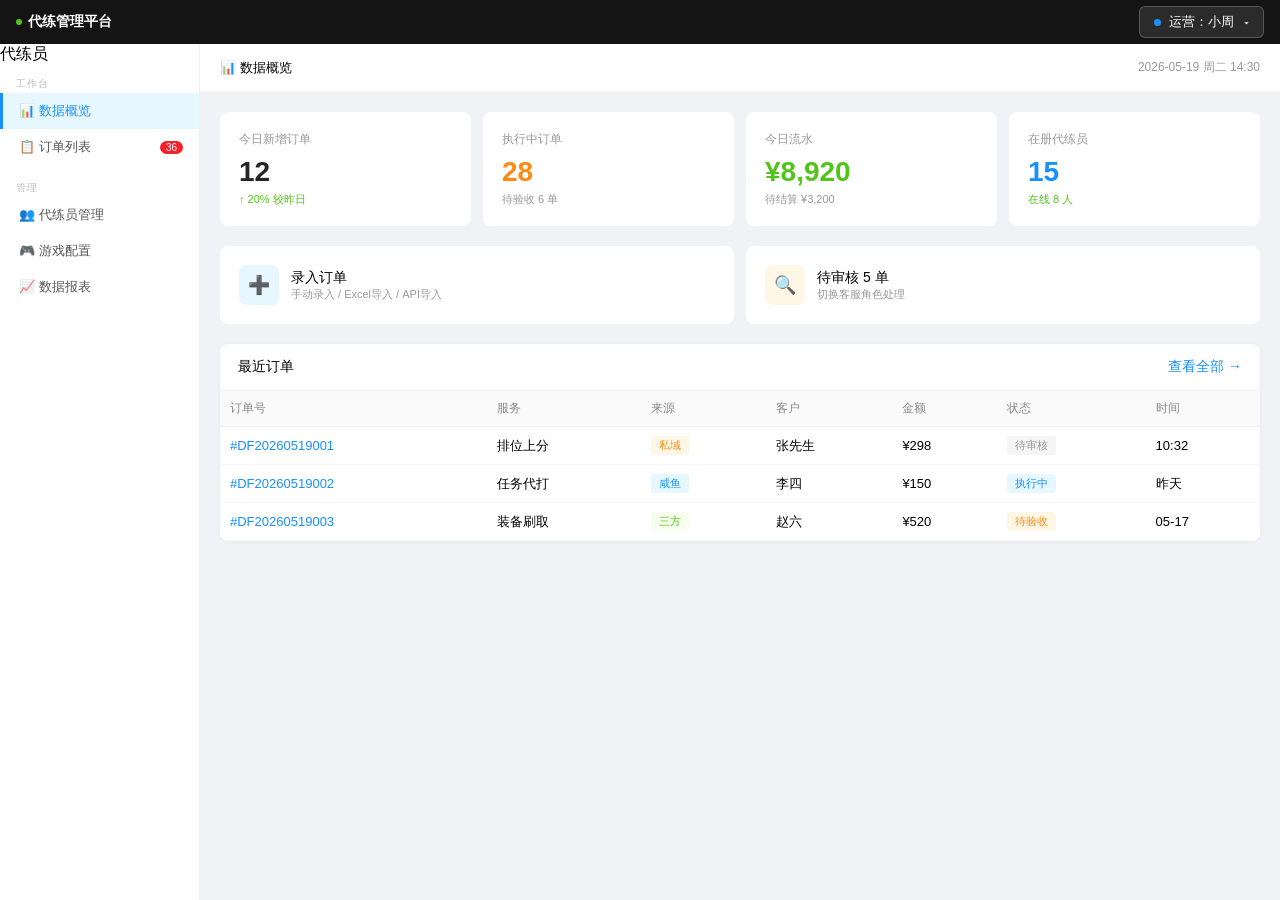
<file: prototype-v3.html>
<!DOCTYPE html>
<html lang="zh-CN">
<head>
<meta charset="UTF-8">
<meta name="viewport" content="width=device-width, initial-scale=1.0">
<title>代练管理平台 — 全角色原型 v3</title>
<style>
  * { margin:0; padding:0; box-sizing:border-box; }
  body { font-family:-apple-system,BlinkMacSystemFont,"Segoe UI",Roboto,sans-serif; background:#f0f2f5; }

  /* 角色切换 — 下拉菜单 */
  .role-bar { background:#141414; color:#fff; padding:0 16px; height:44px; display:flex; align-items:center; justify-content:space-between; font-size:13px; position:sticky; top:0; z-index:300; }
  .role-bar .brand { font-weight:bold; font-size:14px; display:flex; align-items:center; gap:6px; }
  .role-bar .brand .dot { width:6px;height:6px;background:#52c41a;border-radius:50%; }
  .role-switcher { position:relative; }
  .role-dropdown { display:flex; align-items:center; gap:8px; padding:6px 14px; border-radius:6px; cursor:pointer; background:rgba(255,255,255,0.1); border:1px solid rgba(255,255,255,0.2); color:#fff; font-size:13px; transition:all .2s; user-select:none; }
  .role-dropdown:hover { background:rgba(255,255,255,0.15); }
  .role-dropdown .arrow { font-size:10px; margin-left:2px; transition:transform .2s; }
  .role-dropdown.open .arrow { transform:rotate(180deg); }
  .role-dropdown .rdot { width:7px;height:7px;border-radius:50%; display:inline-block; }
  .role-dropdown .rdot.ops { background:#1890ff; }
  .role-dropdown .rdot.cs { background:#fa8c16; }
  .role-dropdown .rdot.booster { background:#52c41a; }
  .role-menu { position:absolute; top:100%; right:0; margin-top:6px; background:#1f1f1f; border:1px solid rgba(255,255,255,0.12); border-radius:8px; padding:4px; min-width:190px; display:none; z-index:400; box-shadow:0 8px 24px rgba(0,0,0,.5); }
  .role-menu.show { display:block; }
  .role-menu-item { padding:10px 14px; cursor:pointer; border-radius:6px; font-size:13px; color:rgba(255,255,255,0.7); display:flex; align-items:center; gap:10px; transition:all .15s; }
  .role-menu-item:hover { background:rgba(255,255,255,0.08); color:#fff; }
  .role-menu-item.active { color:#fff; }
  .role-menu-item .check { margin-left:auto; font-size:11px; visibility:hidden; }
  .role-menu-item.active .check { visibility:visible; }
  .role-menu-item .rdot { width:7px;height:7px;border-radius:50%; display:inline-block; }
  .role-menu-item .rdot.ops { background:#1890ff; }
  .role-menu-item .rdot.cs { background:#fa8c16; }
  .role-menu-item .rdot.booster { background:#52c41a; }
  .role-menu-divider { height:1px; background:rgba(255,255,255,0.08); margin:4px 8px; }

  /* 布局 */
  .layout { display:flex; min-height:calc(100vh - 44px); }
  .sidebar { width:200px; background:#fff; border-right:1px solid #f0f0f0; display:flex; flex-direction:column; position:sticky; top:44px; height:calc(100vh - 44px); }
  .sidebar .user-info { padding:16px; border-bottom:1px solid #f0f0f0; display:flex; align-items:center; gap:10px; }
  .sidebar .user-info .avatar { width:36px;height:36px;border-radius:50%;display:flex;align-items:center;justify-content:center;color:#fff;font-size:16px; }
  .sidebar .user-info .name { font-size:14px; font-weight:500; }
  .sidebar .user-info .role-tag { font-size:11px; color:#999; }
  .nav-section { padding:4px 0; }
  .nav-label { padding:8px 16px 2px; font-size:10px; color:#bbb; text-transform:uppercase; letter-spacing:1px; }
  .nav-link { padding:9px 16px; cursor:pointer; display:flex; align-items:center; gap:8px; font-size:13px; color:#555; transition:all .15s; border-left:3px solid transparent; }
  .nav-link:hover { color:#1890ff; background:#fafafa; }
  .nav-link.active { color:#1890ff; background:#e6f7ff; border-left-color:#1890ff; font-weight:500; }
  .nav-link .badge { background:#f5222d; color:#fff; padding:1px 6px; border-radius:10px; font-size:10px; margin-left:auto; }
  .nav-link .badge.warn { background:#fa8c16; }

  .main { flex:1; }
  .topbar { background:#fff; padding:0 20px; height:48px; display:flex; align-items:center; justify-content:space-between; border-bottom:1px solid #f0f0f0; font-size:13px; position:sticky; top:44px; z-index:50; }
  .topbar .title { font-weight:500; }
  .content { padding:20px; }
  .view { display:none; }
  .view.active { display:block; }

  /* 组件 */
  .stat-cards { display:flex; gap:12px; margin-bottom:20px; flex-wrap:wrap; }
  .stat-card { flex:1; min-width:130px; background:#fff; border-radius:8px; padding:18px; cursor:pointer; transition:all .2s; border:1px solid transparent; }
  .stat-card:hover { border-color:#1890ff; box-shadow:0 2px 8px rgba(24,144,255,0.1); }
  .stat-card .l { font-size:12px; color:#999; margin-bottom:8px; }
  .stat-card .v { font-size:28px; font-weight:600; color:#262626; }
  .stat-card .s { font-size:11px; margin-top:4px; }
  .panel { background:#fff; border-radius:8px; margin-bottom:16px; box-shadow:0 1px 4px rgba(0,0,0,.04); }
  .panel-hd { padding:14px 18px; border-bottom:1px solid #f0f0f0; display:flex; align-items:center; justify-content:space-between; font-size:14px; font-weight:500; }
  .panel-bd { padding:16px 18px; }
  .panel-bd.nopad { padding:0; }

  table { width:100%; border-collapse:collapse; font-size:13px; }
  th { background:#fafafa; padding:9px 10px; text-align:left; font-weight:500; color:#888; border-bottom:1px solid #f0f0f0; font-size:12px; white-space:nowrap; }
  td { padding:9px 10px; border-bottom:1px solid #f5f5f5; }
  tr.clickable { cursor:pointer; }
  tr.clickable:hover { background:#e6f7ff; }

  .tag { display:inline-block; padding:2px 8px; border-radius:3px; font-size:11px; }
  .tag-o { background:#fff7e6; color:#fa8c16; }
  .tag-b { background:#e6f7ff; color:#1890ff; }
  .tag-g { background:#f6ffed; color:#52c41a; }
  .tag-r { background:#fff1f0; color:#f5222d; }
  .tag-p { background:#f9f0ff; color:#722ed1; }
  .tag-gray { background:#f5f5f5; color:#999; }

  .btn { display:inline-block; padding:7px 14px; border-radius:4px; border:1px solid #d9d9d9; background:#fff; color:#333; cursor:pointer; font-size:12px; transition:all .2s; text-decoration:none; }
  .btn:hover { border-color:#1890ff; color:#1890ff; }
  .btn-p { background:#1890ff; color:#fff; border-color:#1890ff; }
  .btn-p:hover { background:#40a9ff; color:#fff; }
  .btn-s { background:#52c41a; color:#fff; border-color:#52c41a; }
  .btn-s:hover { background:#73d13d; color:#fff; }
  .btn-d { color:#f5222d; border-color:#f5222d; }
  .btn-d:hover { background:#fff1f0; }
  .btn-w { color:#fa8c16; border-color:#fa8c16; }
  .btn-sm { padding:4px 10px; font-size:11px; }
  .btn-xs { padding:3px 8px; font-size:11px; }
  .btn-group { display:flex; gap:6px; }

  .form-group { margin-bottom:14px; }
  .form-label { display:block; font-size:12px; color:#333; margin-bottom:4px; font-weight:500; }
  .form-label .req { color:#f5222d; }
  .form-input { width:100%; padding:7px 10px; border:1px solid #d9d9d9; border-radius:4px; font-size:13px; transition:all .2s; background:#fff; }
  .form-input:focus { outline:none; border-color:#1890ff; box-shadow:0 0 0 2px rgba(24,144,255,0.15); }
  select.form-input { cursor:pointer; }
  textarea.form-input { resize:vertical; min-height:70px; font-family:inherit; }
  .form-row { display:flex; gap:14px; }
  .form-row > * { flex:1; }

  .opt-group { display:flex; gap:6px; flex-wrap:wrap; }
  .opt-item { padding:6px 14px; border:1px solid #d9d9d9; border-radius:4px; cursor:pointer; font-size:12px; transition:all .2s; background:#fff; }
  .opt-item:hover { border-color:#1890ff; }
  .opt-item.sel { background:#e6f7ff; color:#1890ff; border-color:#1890ff; }

  .tabs { display:flex; gap:0; margin-bottom:14px; border-bottom:2px solid #f0f0f0; flex-wrap:wrap; }
  .tab { padding:8px 14px; cursor:pointer; font-size:12px; color:#888; border-bottom:2px solid transparent; margin-bottom:-2px; transition:all .15s; }
  .tab:hover { color:#1890ff; }
  .tab.active { color:#1890ff; border-bottom-color:#1890ff; font-weight:500; }
  .tab .cnt { font-size:11px; }

  .toast { position:fixed; top:60px; right:20px; padding:10px 18px; border-radius:4px; font-size:13px; z-index:9999; display:none; animation:fadeIn .3s; color:#fff; }
  @keyframes fadeIn { from{opacity:0;transform:translateY(-8px);} to{opacity:1;transform:translateY(0);} }
  .steps { display:flex; align-items:center; margin-bottom:20px; overflow-x:auto; gap:0; }
  .step { display:flex; align-items:center; font-size:11px; white-space:nowrap; }
  .step .c { width:24px;height:24px;border-radius:50%;display:flex;align-items:center;justify-content:center;font-size:11px;margin-right:4px; }
  .step .c.done { background:#52c41a; color:#fff; }
  .step .c.cur { background:#1890ff; color:#fff; }
  .step .c.wait { background:#f0f0f0; color:#bbb; }
  .step .l { width:36px;height:1px;background:#e8e8e8;margin:0 8px; }
  .step .l.done { background:#52c41a; }

  .upload-zone { border:2px dashed #d9d9d9; border-radius:8px; padding:32px; text-align:center; cursor:pointer; transition:all .2s; background:#fafafa; }
  .upload-zone:hover { border-color:#1890ff; background:#e6f7ff; }
  .upload-zone .ic { font-size:32px; margin-bottom:6px; }

  .tip { background:#fffbe6; border:1px solid #ffe58f; border-radius:8px; padding:12px 16px; font-size:12px; color:#666; margin-top:12px; }
  .tip strong { color:#fa8c16; }
  hr { margin:14px 0; border:none; border-top:1px solid #f0f0f0; }
  .link { color:#1890ff; cursor:pointer; }
  .link:hover { color:#40a9ff; text-decoration:underline; }

  /* 模态框 */
  .modal-overlay { position:fixed; top:0; left:0; right:0; bottom:0; background:rgba(0,0,0,0.45); z-index:500; display:none; align-items:flex-start; justify-content:center; padding-top:60px; }
  .modal-overlay.show { display:flex; }
  .modal { background:#fff; border-radius:8px; width:800px; max-width:95vw; max-height:80vh; overflow-y:auto; box-shadow:0 8px 40px rgba(0,0,0,0.2); }
  .modal.wide { width:960px; }
  .modal-hd { padding:16px 24px; border-bottom:1px solid #f0f0f0; display:flex; align-items:center; justify-content:space-between; position:sticky; top:0; background:#fff; z-index:1; border-radius:8px 8px 0 0; }
  .modal-hd h3 { font-size:16px; }
  .modal-hd .close { cursor:pointer; font-size:20px; color:#bbb; line-height:1; }
  .modal-hd .close:hover { color:#333; }
  .modal-bd { padding:20px 24px; }
  .modal-ft { padding:14px 24px; border-top:1px solid #f0f0f0; display:flex; justify-content:flex-end; gap:8px; }

  /* 导入步骤 */
  .import-step { display:none; }
  .import-step.active { display:block; }
  .mapping-row { display:flex; gap:10px; align-items:center; margin-bottom:8px; font-size:13px; }
  .mapping-row .col-name { width:120px; color:#666; }
  .mapping-row .arrow-icon { color:#bbb; }
  .mapping-row select { flex:1; }
  .preview-table-wrap { max-height:200px; overflow-y:auto; border:1px solid #f0f0f0; border-radius:4px; }
  .preview-table-wrap table { font-size:12px; }
  .preview-table-wrap th { position:sticky; top:0; }
</style>
</head>
<body>

<!-- 角色切换栏 -->
<div class="role-bar">
  <div class="brand"><span class="dot"></span>代练管理平台</div>
  <div style="display:flex;align-items:center;gap:12px;">
    <div class="role-switcher" id="role-switcher">
      <div class="role-dropdown" id="role-dropdown">
        <span class="rdot ops"></span> 运营：小周 <span class="arrow">▾</span>
      </div>
      <div class="role-menu" id="role-menu">
        <div class="role-menu-item active" data-role="ops"><span class="rdot ops"></span>运营：小周<span class="check">✓</span></div>
        <div class="role-menu-item" data-role="cs"><span class="rdot cs"></span>客服：小李<span class="check">✓</span></div>
        <div class="role-menu-item" data-role="booster"><span class="rdot booster"></span>代练员：王代练<span class="check">✓</span></div>
      </div>
    </div>
  </div>
</div>

<!-- 布局 -->
<div class="layout">
  <aside class="sidebar" id="sidebar"></aside>
  <div class="main">
    <div class="topbar"><span class="title" id="page-title">📊 运营工作台</span><span style="color:#999;font-size:12px;">2026-05-19 周二 14:30</span></div>
    <div class="content" id="content-area"></div>
  </div>
</div>

<!-- 模态框 -->
<div class="modal-overlay" id="modal-overlay">
  <div class="modal" id="modal"><div id="modal-content"></div></div>
</div>

<div class="toast" id="toast"></div>

<script>
// ===== 状态 =====
var currentRole = 'ops';
var currentPage = 'dashboard';
var currentImportMode = ''; // 'manual' | 'excel' | 'api'

// ===== 角色配置 =====
var roleConfig = {
  ops: {
    name: '运营：小周', color: '#1890ff', cssClass: 'ops', avatar: '周',
    nav: [
      { section:'工作台', items:[
        {id:'dashboard', icon:'📊', label:'数据概览'},
        {id:'order-list', icon:'📋', label:'订单列表', badge:'36'},
      ]},
      { section:'管理', items:[
        {id:'booster-mgmt', icon:'👥', label:'代练员管理'},
        {id:'game-config', icon:'🎮', label:'游戏配置'},
        {id:'data-reports', icon:'📈', label:'数据报表'},
      ]}
    ]
  },
  cs: {
    name: '客服：小李', color: '#fa8c16', cssClass: 'cs', avatar: '李',
    nav: [
      { section:'工作台', items:[
        {id:'cs-dashboard', icon:'📊', label:'工作台概览'},
      ]},
      { section:'订单', items:[
        {id:'order-list-cs', pageOverride:'order-list', icon:'📋', label:'订单列表', badge:'36'},
      ]},
      { section:'系统', items:[
        {id:'cs-logs', icon:'📝', label:'操作日志'},
      ]}
    ]
  },
  booster: {
    name: '代练员：王代练', color: '#52c41a', cssClass: 'booster', avatar: '王',
    nav: [
      { section:'工作台', items:[
        {id:'booster-dashboard', icon:'📊', label:'我的工作台'},
        {id:'order-pool', icon:'📋', label:'接单大厅', badge:'8'},
      ]},
      { section:'订单', items:[
        {id:'my-orders', icon:'📝', label:'我的订单', badge:'3'},
      ]},
      { section:'财务', items:[
        {id:'my-earnings', icon:'💰', label:'我的收益'},
        {id:'withdraw', icon:'💳', label:'提现'},
      ]}
    ]
  }
};

// ===== 当前激活的 tab =====
var currentTab = '全部';

// ===== 渲染侧边栏 =====
function renderSidebar() {
  var cfg = roleConfig[currentRole];
  var html = '<div class="user-info"><div class="avatar" style="background:'+cfg.color+'">'+cfg.avatar+'</div><div><div class="name">'+cfg.name+'</div><div class="role-tag">'+cfg.cssClass==='ops'?'运营':cfg.cssClass==='cs'?'客服':'代练员'+'</div></div></div>';
  cfg.nav.forEach(function(section) {
    html += '<div class="nav-section"><div class="nav-label">'+section.section+'</div>';
    section.items.forEach(function(item) {
      var bh = '';
      if (item.badge) { var bc = item.badgeWarn ? 'warn' : ''; bh = ' <span class="badge '+bc+'">'+item.badge+'</span>'; }
      var isActive = currentPage === (item.pageOverride || item.id) && (!item.tab || item.tab === currentTab);
      var tabAttr = item.tab ? ' data-tab="'+item.tab+'"' : '';
      html += '<a class="nav-link'+(isActive?' active':'')+'" data-page="'+(item.pageOverride || item.id)+'"'+tabAttr+'>'+item.icon+' '+item.label+bh+'</a>';
    });
    html += '</div>';
  });
  document.getElementById('sidebar').innerHTML = html;
  document.querySelectorAll('.nav-link').forEach(function(lk) {
    lk.addEventListener('click', function(e) {
      e.preventDefault();
      var page = this.getAttribute('data-page');
      var tab = this.getAttribute('data-tab');
      navigate(page, tab || '全部');
    });
  });
}

// ===== 导航 =====
function navigate(page, tab) {
  currentPage = page;
  if (tab) currentTab = tab;
  // order-list-cs 实际渲染 order-list 页面
  if (page === 'order-list-cs') currentPage = 'order-list';
  renderSidebar();
  renderContent();
}

function getPageTitle() {
  if (currentRole === 'cs' && currentPage === 'order-list') {
    return '📋 订单列表 · ' + currentTab;
  }
  var all = roleConfig[currentRole].nav;
  for (var i=0; i<all.length; i++)
    for (var j=0; j<all[i].items.length; j++)
      if (all[i].items[j].id === currentPage || (all[i].items[j].pageOverride === currentPage)) return all[i].items[j].icon+' '+all[i].items[j].label;
  return currentPage;
}

// ===== 渲染内容 =====
function renderContent() {
  document.getElementById('page-title').textContent = getPageTitle();
  var c = document.getElementById('content-area');
  c.innerHTML = '';
  var v = document.createElement('div'); v.className = 'view active';

  switch(currentPage) {
    case 'dashboard': v.innerHTML = renderOpsDashboard(); break;
    case 'order-list': v.innerHTML = renderOrderList(currentRole, currentTab); break;
    case 'booster-mgmt': v.innerHTML = renderBoosterMgmt(); break;
    case 'game-config': v.innerHTML = ph('🎮 游戏配置','配置游戏信息、服务类型、扣子类型、结算规则'); break;
    case 'data-reports': v.innerHTML = ph('📈 数据报表','订单量趋势、流水统计、代练员绩效'); break;
    case 'cs-dashboard': v.innerHTML = renderCSDashboard(); break;
    case 'cs-logs': v.innerHTML = ph('📝 操作日志','全量订单操作审计日志'); break;
    case 'booster-dashboard': v.innerHTML = renderBoosterDashboard(); break;
    case 'order-pool': v.innerHTML = renderOrderPool(); break;
    case 'my-orders': v.innerHTML = renderMyOrders(); break;
    case 'my-earnings': v.innerHTML = renderMyEarnings(); break;
    case 'withdraw': v.innerHTML = renderWithdraw(); break;
    default: v.innerHTML = ph('建设中','功能开发中');
  }
  c.appendChild(v);
  bindInteractions();
}

function ph(t,d){ return '<div class="panel"><div class="panel-bd" style="text-align:center;padding:80px 20px;color:#999;"><div style="font-size:48px;margin-bottom:16px;">🚧</div><div style="font-size:16px;margin-bottom:8px;">'+t+'</div><div>'+d+'</div></div></div>'; }

// ==================== 仪表盘 ====================
function renderOpsDashboard() {
  return `
    <div class="stat-cards">
      <div class="stat-card" onclick="navigate('order-list')"><div class="l">今日新增订单</div><div class="v">12</div><div class="s" style="color:#52c41a;">↑ 20% 较昨日</div></div>
      <div class="stat-card" onclick="navigate('order-list')"><div class="l">执行中订单</div><div class="v" style="color:#fa8c16;">28</div><div class="s" style="color:#999;">待验收 6 单</div></div>
      <div class="stat-card"><div class="l">今日流水</div><div class="v" style="color:#52c41a;">¥8,920</div><div class="s" style="color:#999;">待结算 ¥3,200</div></div>
      <div class="stat-card" onclick="navigate('booster-mgmt')"><div class="l">在册代练员</div><div class="v" style="color:#1890ff;">15</div><div class="s" style="color:#52c41a;">在线 8 人</div></div>
    </div>
    <div class="stat-cards">
      <div class="stat-card" onclick="openImportModal()" style="display:flex;align-items:center;gap:12px;">
        <div style="width:40px;height:40px;background:#e6f7ff;border-radius:8px;display:flex;align-items:center;justify-content:center;font-size:18px;">➕</div>
        <div><div style="font-size:14px;font-weight:500;">录入订单</div><div style="font-size:11px;color:#999;">手动录入 / Excel导入 / API导入</div></div>
      </div>
      <div class="stat-card" style="display:flex;align-items:center;gap:12px;" onclick="switchRole('cs')">
        <div style="width:40px;height:40px;background:#fff7e6;border-radius:8px;display:flex;align-items:center;justify-content:center;font-size:18px;">🔍</div>
        <div><div style="font-size:14px;font-weight:500;">待审核 5 单</div><div style="font-size:11px;color:#999;">切换客服角色处理</div></div>
      </div>
    </div>
    <div class="panel"><div class="panel-hd">最近订单<a class="link" onclick="navigate('order-list')">查看全部 →</a></div>
      <div class="panel-bd nopad">
        <table><thead><tr><th>订单号</th><th>服务</th><th>来源</th><th>客户</th><th>金额</th><th>状态</th><th>时间</th></tr></thead><tbody>
          <tr class="clickable" onclick="navigate('order-list')"><td class="link">#DF20260519001</td><td>排位上分</td><td><span class="tag tag-o">私域</span></td><td>张先生</td><td>¥298</td><td><span class="tag tag-gray">待审核</span></td><td>10:32</td></tr>
          <tr class="clickable" onclick="navigate('order-list')"><td class="link">#DF20260519002</td><td>任务代打</td><td><span class="tag tag-b">咸鱼</span></td><td>李四</td><td>¥150</td><td><span class="tag tag-b">执行中</span></td><td>昨天</td></tr>
          <tr class="clickable" onclick="navigate('order-list')"><td class="link">#DF20260519003</td><td>装备刷取</td><td><span class="tag tag-g">三方</span></td><td>赵六</td><td>¥520</td><td><span class="tag tag-o">待验收</span></td><td>05-17</td></tr>
        </tbody></table>
      </div>
    </div>
  `;
}

// ==================== 订单数据集 ====================
var orderDataset = [
  {id:'#DF20260519001',game:'三角洲',svc:'排位上分',cust:'张先生',src:'私域',srcTag:'tag-o',type:'线上接单',typeTag:'tag-p',amt:'¥298',booster:'-',status:'待审核',statusTag:'tag-gray',time:'05-19 10:32'},
  {id:'#DF20260519015',game:'三角洲',svc:'排位上分',cust:'匿名用户',src:'咸鱼',srcTag:'tag-b',type:'线上接单',typeTag:'tag-p',amt:'¥200',booster:'-',status:'待审核',statusTag:'tag-gray',time:'05-19 11:45'},
  {id:'#DF20260519008',game:'三角洲',svc:'任务代打',cust:'匿名',src:'咸鱼',srcTag:'tag-b',type:'线上接单',typeTag:'tag-p',amt:'¥200',booster:'-',status:'待审核',statusTag:'tag-gray',time:'05-19 11:15'},
  {id:'#DF20260519011',game:'三角洲',svc:'账号练级',cust:'匿名',src:'三方平台',srcTag:'tag-g',type:'派单',typeTag:'tag-p',amt:'¥650',booster:'-',status:'待审核',statusTag:'tag-gray',time:'05-19 11:50'},
  {id:'#DF20260519020',game:'三角洲',svc:'装备刷取',cust:'孙七',src:'私域',srcTag:'tag-o',type:'派单',typeTag:'tag-p',amt:'¥380',booster:'-',status:'待审核',statusTag:'tag-gray',time:'05-19 13:00'},
  {id:'#DF20260518005',game:'三角洲',svc:'排位上分',cust:'周八',src:'私域',srcTag:'tag-o',type:'线上接单',typeTag:'tag-p',amt:'¥350',booster:'-',status:'待接单',statusTag:'tag-gray',time:'05-18 16:00'},
  {id:'#DF20260518007',game:'三角洲',svc:'任务代打',cust:'吴九',src:'咸鱼',srcTag:'tag-b',type:'线上接单',typeTag:'tag-p',amt:'¥180',booster:'-',status:'待接单',statusTag:'tag-gray',time:'05-18 17:20'},
  {id:'#DF20260518009',game:'三角洲',svc:'账号练级',cust:'郑十',src:'三方平台',srcTag:'tag-g',type:'派单',typeTag:'tag-p',amt:'¥720',booster:'-',status:'待接单',statusTag:'tag-gray',time:'05-18 18:00'},
  {id:'#DF20260518010',game:'三角洲',svc:'装备刷取',cust:'匿名',src:'私域',srcTag:'tag-o',type:'线上接单',typeTag:'tag-p',amt:'¥420',booster:'-',status:'待接单',statusTag:'tag-gray',time:'05-18 19:30'},
  {id:'#DF20260519002',game:'三角洲',svc:'任务代打',cust:'李四',src:'咸鱼',srcTag:'tag-b',type:'派单',typeTag:'tag-p',amt:'¥150',booster:'王代练',status:'执行中',statusTag:'tag-b',time:'05-18 14:20'},
  {id:'#DF20260518012',game:'三角洲',svc:'排位上分',cust:'匿名',src:'私域',srcTag:'tag-o',type:'线上接单',typeTag:'tag-p',amt:'¥200',booster:'王代练',status:'执行中',statusTag:'tag-b',time:'05-18 15:00'},
  {id:'#DF20260517008',game:'三角洲',svc:'任务代打',cust:'李四',src:'咸鱼',srcTag:'tag-b',type:'派单',typeTag:'tag-p',amt:'¥150',booster:'刘代练',status:'执行中',statusTag:'tag-b',time:'05-17 10:00'},
  {id:'#DF20260518003',game:'三角洲',svc:'账号练级',cust:'匿名',src:'三方平台',srcTag:'tag-g',type:'派单',typeTag:'tag-p',amt:'¥680',booster:'陈代练',status:'执行中',statusTag:'tag-b',time:'05-18 09:00'},
  {id:'#DF20260519003',game:'三角洲',svc:'装备刷取',cust:'赵六',src:'三方平台',srcTag:'tag-g',type:'派单',typeTag:'tag-p',amt:'¥520',booster:'刘代练',status:'待验收',statusTag:'tag-o',time:'05-17 09:15'},
  {id:'#DF20260517005',game:'三角洲',svc:'排位上分',cust:'匿名',src:'私域',srcTag:'tag-o',type:'派单',typeTag:'tag-p',amt:'¥350',booster:'王代练',status:'待验收',statusTag:'tag-o',time:'05-18 20:00'},
  {id:'#DF20260516002',game:'三角洲',svc:'任务代打',cust:'匿名',src:'咸鱼',srcTag:'tag-b',type:'线上接单',typeTag:'tag-p',amt:'¥220',booster:'陈代练',status:'待验收',statusTag:'tag-o',time:'05-19 08:00'},
  {id:'#DF20260515008',game:'三角洲',svc:'排位上分',cust:'匿名',src:'三方平台',srcTag:'tag-g',type:'派单',typeTag:'tag-p',amt:'¥450',booster:'刘代练',status:'待结算',statusTag:'tag-r',time:'05-15 16:30'},
  {id:'#DF20260514006',game:'三角洲',svc:'账号练级',cust:'匿名',src:'私域',srcTag:'tag-o',type:'线上接单',typeTag:'tag-p',amt:'¥880',booster:'王代练',status:'待结算',statusTag:'tag-r',time:'05-14 12:00'},
  {id:'#DF20260513004',game:'三角洲',svc:'装备刷取',cust:'匿名',src:'咸鱼',srcTag:'tag-b',type:'派单',typeTag:'tag-p',amt:'¥600',booster:'陈代练',status:'待结算',statusTag:'tag-r',time:'05-13 18:00'},
  {id:'#DF20260519004',game:'三角洲',svc:'账号练级',cust:'王五',src:'私域',srcTag:'tag-o',type:'线上接单',typeTag:'tag-p',amt:'¥880',booster:'陈代练',status:'已完成',statusTag:'tag-g',time:'05-16 08:30'},
  {id:'#DF20260510001',game:'三角洲',svc:'排位上分',cust:'匿名',src:'三方平台',srcTag:'tag-g',type:'派单',typeTag:'tag-p',amt:'¥300',booster:'王代练',status:'已完成',statusTag:'tag-g',time:'05-10 14:00'},
];

// ==================== 订单列表（运营/客服共用，按角色+状态tab显隐操作） ====================
function renderOrderList(role, activeTab) {
  if (!activeTab) activeTab = '全部';

  var showActions = role === 'cs';
  var actionHeader = showActions ? '<th>操作</th>' : '';
  var allTabs = ['全部','待审核','待接单','执行中','待验收','待结算','已完成'];

  // 统计各状态数量
  var counts = {}; allTabs.forEach(function(t){ counts[t]=0; });
  orderDataset.forEach(function(o){ counts[o.status]++; counts['全部']++; });

  // 过滤数据
  var filtered = activeTab === '全部' ? orderDataset : orderDataset.filter(function(o){ return o.status === activeTab; });

  var tabsHtml = allTabs.map(function(t) {
    var cls = t === activeTab ? ' class="tab active"' : ' class="tab"';
    return '<a'+cls+' data-tab="'+t+'" onclick="navigateOrderTab(\''+t+'\')">'+t+'<span class="cnt">'+counts[t]+'</span></a>';
  }).join('');

  function srcTag(t) { return '<span class="tag '+t+'">'+o.src+'</span>'; }
  function actionCell(status) {
    if (!showActions) return '';
    switch(status) {
      case '待审核': return '<a class="btn btn-xs btn-p" onclick="auditOrder(event)">审核</a> <a class="btn btn-xs btn-d" onclick="cancelOrder(event)">关单</a>';
      case '待验收': return '<a class="btn btn-xs btn-s" onclick="verifyPass(event)">通过</a> <a class="btn btn-xs btn-d" onclick="verifyReject(event)">退回</a>';
      case '待结算': return '<a class="btn btn-xs btn-s" onclick="doSettle(event)">确认结算</a>';
      default: return '<a class="btn btn-xs" onclick="toDetail2(event)">查看</a>';
    }
  }

  var rowsHtml = filtered.map(function(o) {
    var tagCls = o.srcTag || 'tag-o';
    return '<tr><td class="link" onclick="toDetailRow(event,\''+o.id+'\')">'+o.id+'</td><td>'+o.game+'</td><td>'+o.svc+'</td><td>'+o.cust+'</td><td><span class="tag '+o.srcTag+'">'+o.src+'</span></td><td><span class="tag '+o.typeTag+'">'+o.type+'</span></td><td>'+o.amt+'</td><td>'+o.booster+'</td><td><span class="tag '+o.statusTag+'">'+o.status+'</span></td><td>'+o.time+'</td>'+(showActions?'<td>'+actionCell(o.status)+'</td>':'')+'</tr>';
  }).join('');

  return `
    <div style="display:flex;justify-content:space-between;margin-bottom:14px;">
      <div class="btn-group">
        ${role==='ops'?'<div style="position:relative;display:inline-block;"><button class="btn btn-p" onclick="toggleImportMenu(event)" style="display:flex;align-items:center;gap:4px;">+ 录入订单 <span style="font-size:10px;">▾</span></button><div id="import-menu" style="position:absolute;top:100%;left:0;margin-top:4px;background:#fff;border:1px solid #e8e8e8;border-radius:6px;padding:4px;min-width:170px;display:none;z-index:100;box-shadow:0 4px 16px rgba(0,0,0,0.1);"><div class="import-menu-item" onclick="openImportModal(\'manual\')" style="padding:8px 12px;cursor:pointer;border-radius:4px;font-size:13px;">✍️ 手动录入</div><div class="import-menu-item" onclick="openImportModal(\'excel\')" style="padding:8px 12px;cursor:pointer;border-radius:4px;font-size:13px;">📎 Excel 导入</div><div class="import-menu-item" onclick="openImportModal(\'api\')" style="padding:8px 12px;cursor:pointer;border-radius:4px;font-size:13px;">🔗 API 导入</div></div></div>':''}
        <button class="btn">导出</button>
      </div>
      <div style="display:flex;gap:6px;"><input class="form-input" style="width:200px;" placeholder="搜索订单号/客户..."><button class="btn btn-p">搜索</button></div>
    </div>
    <div class="tabs" id="order-tabs">${tabsHtml}</div>
    <div class="panel"><div class="panel-bd nopad">
      <table><thead><tr><th>订单号</th><th>游戏</th><th>服务</th><th>客户</th><th>来源</th><th>类型</th><th>金额</th><th>代练员</th><th>状态</th><th>时间</th>${actionHeader}</tr></thead><tbody>
        ${rowsHtml}
      </tbody></table>
    </div></div>
    <div style="display:flex;justify-content:space-between;font-size:12px;color:#999;padding-top:8px;"><span>共 ${filtered.length} 条</span></div>
  `;
}

function navigateOrderTab(tab) {
  currentTab = tab;
  renderSidebar();
  renderContent();
}

// ==================== 导入弹出菜单 ====================
function toggleImportMenu(e) {
  e.stopPropagation();
  var menu = document.getElementById('import-menu');
  menu.style.display = menu.style.display === 'block' ? 'none' : 'block';
  // 关闭角色菜单
  document.getElementById('role-menu').classList.remove('show');
}

// Hover样式
document.addEventListener('click', function() {
  var m = document.getElementById('import-menu');
  if (m) m.style.display = 'none';
});

// 导入菜单项hover
function bindImportMenuHover() {
  document.querySelectorAll('.import-menu-item').forEach(function(item) {
    item.addEventListener('mouseenter', function() { this.style.background = '#f5f5f5'; });
    item.addEventListener('mouseleave', function() { this.style.background = 'transparent'; });
  });
}

// ==================== 模态框系统 ====================
function openModal(html, wide) {
  var overlay = document.getElementById('modal-overlay');
  var modal = document.getElementById('modal');
  document.getElementById('modal-content').innerHTML = html;
  if (wide) modal.classList.add('wide'); else modal.classList.remove('wide');
  overlay.classList.add('show');
  bindInteractions();
}

function closeModal() {
  document.getElementById('modal-overlay').classList.remove('show');
}

document.getElementById('modal-overlay').addEventListener('click', function(e) {
  if (e.target === this) closeModal();
});

// ==================== 打开导入模态框 ====================
function openImportModal(mode) {
  currentImportMode = mode || 'manual';
  var menu = document.getElementById('import-menu');
  if (menu) menu.style.display = 'none';

  if (currentImportMode === 'manual') {
    openModal(renderManualEntry(), false);
  } else if (currentImportMode === 'excel') {
    openModal(renderExcelImport(), true);
  } else if (currentImportMode === 'api') {
    openModal(renderApiImport(), false);
  }
}

// ==================== 手动录入表单 ====================
function renderManualEntry() {
  return `
    <div class="modal-hd"><h3>✍️ 手动录入订单</h3><span class="close" onclick="closeModal()">✕</span></div>
    <div class="modal-bd">
      <div class="form-group"><div class="form-label">订单来源 <span class="req">*</span></div>
        <div class="opt-group" id="entry-source">
          <span class="opt-item sel" data-val="私域">私域（客户预付）</span>
          <span class="opt-item" data-val="咸鱼">咸鱼（完成后回款）</span>
          <span class="opt-item" data-val="三方平台">三方平台（完成后回款）</span>
        </div>
      </div>
      <div class="form-row">
        <div class="form-group"><div class="form-label">游戏 <span class="req">*</span></div><select class="form-input"><option>三角洲</option></select></div>
        <div class="form-group"><div class="form-label">服务类型 <span class="req">*</span></div><select class="form-input" id="entry-svc"><option>排位上分</option><option>任务代打</option><option>账号练级</option><option>装备刷取</option></select></div>
        <div class="form-group"><div class="form-label">扣子类型</div><select class="form-input"><option>青铜→钻石</option><option>排位保护</option><option>段位重置后定级</option></select></div>
      </div>
      <div class="form-row">
        <div class="form-group"><div class="form-label">订单类型 <span class="req">*</span></div>
          <div class="opt-group" id="entry-type"><span class="opt-item sel" data-val="线上接单">线上接单</span><span class="opt-item" data-val="派单">派单</span></div>
        </div>
        <div class="form-group" id="entry-assign" style="display:none;"><div class="form-label">指定代练员/工会</div><select class="form-input"><option value="">请选择...</option><option>王代练</option><option>刘代练</option></select></div>
      </div>
      <div class="form-row">
        <div class="form-group"><div class="form-label">订单金额 <span class="req">*</span></div>
          <div style="display:flex;"><span style="padding:7px 10px;background:#fafafa;border:1px solid #d9d9d9;border-right:0;border-radius:4px 0 0 4px;color:#999;">¥</span><input class="form-input" style="border-radius:0 4px 4px 0;" placeholder="金额" type="number"></div>
        </div>
        <div class="form-group"><div class="form-label">付款方式 <span class="req">*</span></div><select class="form-input" id="entry-pay"><option>预付（客户已付）</option><option>后付（完成后收款）</option></select></div>
      </div>
      <hr>
      <div class="form-row">
        <div class="form-group"><div class="form-label">客户姓名 <span class="req">*</span></div><input class="form-input" placeholder="客户称呼"></div>
        <div class="form-group"><div class="form-label">联系方式</div><input class="form-input" placeholder="微信 / 手机号"></div>
      </div>
      <div class="form-group"><div class="form-label">需求描述</div><textarea class="form-input" placeholder="段位要求、时限、特殊说明..."></textarea></div>
      <div class="form-group"><div class="form-label">内部备注</div><textarea class="form-input" placeholder="内部备注，客户不可见..."></textarea></div>
    </div>
    <div class="modal-ft"><button class="btn" onclick="closeModal()">取消</button><button class="btn">保存草稿</button><button class="btn btn-p" onclick="closeModal();showToast('✓ 订单已提交审核','#52c41a')">提交审核</button></div>
  `;
}

// ==================== Excel导入 ====================
function renderExcelImport() {
  return `
    <div class="modal-hd"><h3>📎 Excel 导入订单</h3><span class="close" onclick="closeModal()">✕</span></div>
    <div class="modal-bd">
      <!-- 步骤条 -->
      <div class="steps" style="margin-bottom:20px;">
        <div class="step"><span class="c done">1</span>上传文件<span class="l done"></span></div>
        <div class="step"><span class="c cur">2</span>字段映射<span class="l"></span></div>
        <div class="step"><span class="c wait">3</span>预览确认<span class="l"></span></div>
        <div class="step"><span class="c wait">4</span>导入完成</div>
      </div>

      <!-- Step 1: 上传 -->
      <div class="form-group"><div class="form-label">选择 Excel 文件 <span class="req">*</span></div>
        <div class="upload-zone" onclick="showToast('📎 已加载示例：代练订单_20260519.xlsx（模拟）','#1890ff')">
          <div class="ic">📎</div>
          <div style="font-size:13px;color:#666;">点击上传 或 拖拽 .xlsx / .csv 文件</div>
          <div style="font-size:11px;color:#999;margin-top:4px;">支持 .xlsx、.xls、.csv，单文件不超过 10MB</div>
        </div>
        <div style="margin-top:8px;display:flex;align-items:center;gap:8px;font-size:12px;color:#52c41a;background:#f6ffed;padding:8px;border-radius:4px;">
          📎 <span style="color:#333;">代练订单_20260519.xlsx</span> — 检测到 3 条订单记录，6 列数据
        </div>
      </div>

      <!-- Step 2: 字段映射 -->
      <div style="margin-bottom:14px;"><div class="form-label">字段映射 <span class="req">*</span><span style="font-weight:400;color:#999;">（将Excel列映射到系统字段）</span></div></div>
      <div style="margin-bottom:16px;">
        <div class="mapping-row"><span class="col-name">Excel: 客户姓名</span><span class="arrow-icon">→</span><select class="form-input"><option>客户姓名</option><option>-- 忽略此列 --</option></select></div>
        <div class="mapping-row"><span class="col-name">Excel: 联系方式</span><span class="arrow-icon">→</span><select class="form-input"><option>联系方式</option><option>-- 忽略此列 --</option></select></div>
        <div class="mapping-row"><span class="col-name">Excel: 服务类型</span><span class="arrow-icon">→</span><select class="form-input" style="border-color:#52c41a;"><option>服务类型 ✓ 已匹配</option></select></div>
        <div class="mapping-row"><span class="col-name">Excel: 需求描述</span><span class="arrow-icon">→</span><select class="form-input"><option>需求描述</option><option>-- 忽略此列 --</option></select></div>
        <div class="mapping-row"><span class="col-name">Excel: 订单金额</span><span class="arrow-icon">→</span><select class="form-input" style="border-color:#52c41a;"><option>订单金额 ✓ 已匹配</option></select></div>
        <div class="mapping-row"><span class="col-name">Excel: 备注</span><span class="arrow-icon">→</span><select class="form-input"><option>内部备注</option><option>-- 忽略此列 --</option></select></div>
      </div>

      <!-- 默认值 -->
      <div class="form-row" style="margin-bottom:16px;">
        <div class="form-group"><div class="form-label">默认游戏</div><select class="form-input"><option>三角洲</option></select></div>
        <div class="form-group"><div class="form-label">默认来源</div><select class="form-input"><option>咸鱼</option><option>私域</option><option>三方平台</option></select></div>
        <div class="form-group"><div class="form-label">默认订单类型</div><select class="form-input"><option>线上接单</option><option>派单</option></select></div>
        <div class="form-group"><div class="form-label">默认付款方式</div><select class="form-input"><option>后付（完成后收款）</option><option>预付（客户已付）</option></select></div>
      </div>

      <!-- Step 3: 预览 -->
      <div style="margin-bottom:8px;"><div class="form-label">数据预览（3条）</div></div>
      <div class="preview-table-wrap">
        <table><thead><tr><th>客户姓名</th><th>联系方式</th><th>服务类型</th><th>需求描述</th><th>金额</th><th>来源</th><th>类型</th><th>付款</th></tr></thead><tbody>
          <tr><td>张三</td><td>zhangsan_wx</td><td>排位上分</td><td>黄金→铂金，3天</td><td>¥200</td><td>咸鱼</td><td>线上接单</td><td>后付</td></tr>
          <tr><td>李四</td><td>lisi_001</td><td>任务代打</td><td>周常全清</td><td>¥120</td><td>咸鱼</td><td>线上接单</td><td>后付</td></tr>
          <tr><td>王五</td><td>wangwu</td><td>装备刷取</td><td>指定套装x2</td><td>¥450</td><td>咸鱼</td><td>派单</td><td>后付</td></tr>
        </tbody></table>
      </div>
      <div class="tip"><strong>⚠️ 注意：</strong>Excel中的空字段将使用默认值填充。导入后订单状态为「待审核」。</div>
    </div>
    <div class="modal-ft"><button class="btn" onclick="closeModal()">取消</button><button class="btn">保存映射模板</button><button class="btn btn-p" onclick="closeModal();showToast('✓ 成功导入 3 条订单，已进入待审核队列','#52c41a')">确认导入 3 条</button></div>
  `;
}

// ==================== API导入 ====================
function renderApiImport() {
  return `
    <div class="modal-hd"><h3>🔗 API 导入订单</h3><span class="close" onclick="closeModal()">✕</span></div>
    <div class="modal-bd">
      <div class="form-group"><div class="form-label">数据来源</div>
        <div class="opt-group" id="api-source">
          <span class="opt-item sel" data-val="url">HTTP 接口地址</span>
          <span class="opt-item" data-val="webhook">Webhook 推送</span>
        </div>
      </div>

      <div id="api-url-section">
        <div class="form-group"><div class="form-label">接口 URL <span class="req">*</span></div>
          <input class="form-input" placeholder="https://example.com/api/orders" value="https://api.xianyu.example.com/orders?shop_id=12345">
        </div>
        <div class="form-row">
          <div class="form-group"><div class="form-label">请求方式</div>
            <select class="form-input"><option>GET</option><option>POST</option></select>
          </div>
          <div class="form-group"><div class="form-label">认证方式</div>
            <select class="form-input"><option>Bearer Token</option><option>API Key (Header)</option><option>Basic Auth</option><option>无</option></select>
          </div>
        </div>
        <div class="form-group" id="api-token-group"><div class="form-label">Token / Key</div>
          <input class="form-input" placeholder="sk-xxxxxxxx" value="sk-xianyu-2026••••••••" type="password">
        </div>
        <div class="form-group"><div class="form-label">响应数据路径（JSONPath）<span style="font-weight:400;color:#999;"> — 从接口响应中提取订单数组</span></div>
          <input class="form-input" placeholder="$.data.orders" value="$.data.order_list">
        </div>
      </div>

      <div id="api-webhook-section" style="display:none;">
        <div class="form-group"><div class="form-label">Webhook 接收地址<span style="font-weight:400;color:#999;">（自动生成，供外部平台回调）</span></div>
          <div style="display:flex;"><input class="form-input" value="https://api.dailian.com/webhook/xianyu" readonly style="background:#fafafa;color:#666;"><button class="btn btn-p" style="border-radius:0 4px 4px 0;" onclick="showToast('📋 已复制 Webhook 地址')">复制</button></div>
        </div>
        <div class="tip"><strong>💡 使用说明：</strong>将此地址配置到外部平台（如咸鱼卖家中心）的订单通知回调中。当有新订单时，平台会推送订单数据到此地址，系统自动解析并创建订单。</div>
      </div>

      <hr>
      <div class="form-row">
        <div class="form-group"><div class="form-label">默认游戏</div><select class="form-input"><option>三角洲</option></select></div>
        <div class="form-group"><div class="form-label">默认来源</div><select class="form-input"><option>咸鱼</option><option>三方平台</option></select></div>
        <div class="form-group"><div class="form-label">默认订单类型</div><select class="form-input"><option>线上接单</option><option>派单</option></select></div>
      </div>

      <div class="form-group"><div class="form-label">接口字段映射 <span style="font-weight:400;color:#999;">（将API返回字段映射到系统字段，可保存为模板）</span></div>
        <div class="mapping-row"><span class="col-name">customer_name</span><span class="arrow-icon">→</span><select class="form-input" style="border-color:#52c41a;"><option>客户姓名 ✓ 已匹配</option></select></div>
        <div class="mapping-row"><span class="col-name">contact</span><span class="arrow-icon">→</span><select class="form-input"><option>联系方式</option><option>-- 忽略 --</option></select></div>
        <div class="mapping-row"><span class="col-name">service</span><span class="arrow-icon">→</span><select class="form-input"><option>服务类型</option><option>-- 忽略 --</option></select></div>
        <div class="mapping-row"><span class="col-name">price</span><span class="arrow-icon">→</span><select class="form-input" style="border-color:#52c41a;"><option>订单金额 ✓ 已匹配</option></select></div>
        <div class="mapping-row"><span class="col-name">description</span><span class="arrow-icon">→</span><select class="form-input"><option>需求描述</option><option>-- 忽略 --</option></select></div>
      </div>

      <div class="form-group">
        <div class="form-label">定时同步</div>
        <div style="display:flex;align-items:center;gap:12px;">
          <label style="font-size:13px;display:flex;align-items:center;gap:6px;cursor:pointer;"><input type="checkbox" checked> 启用自动同步</label>
          <select class="form-input" style="width:auto;"><option>每 30 分钟</option><option>每 1 小时</option><option>每 2 小时</option><option>每天一次</option></select>
        </div>
      </div>
    </div>
    <div class="modal-ft"><button class="btn" onclick="closeModal()">取消</button><button class="btn">保存配置</button><button class="btn btn-p" onclick="closeModal();showToast('✓ 接口配置已保存，将自动同步订单','#52c41a')">保存并立即拉取</button></div>
  `;
}

// ==================== 其他视图 ====================
function renderBoosterMgmt() {
  return `
    <div style="display:flex;justify-content:space-between;margin-bottom:14px;">
      <div class="btn-group"><button class="btn btn-p">+ 添加代练员</button><button class="btn">导出列表</button></div>
      <input class="form-input" style="width:200px;" placeholder="搜索代练员...">
    </div>
    <div class="panel"><div class="panel-bd nopad">
      <table><thead><tr><th>姓名</th><th>联系方式</th><th>游戏特长</th><th>接单数</th><th>好评率</th><th>状态</th><th>操作</th></tr></thead><tbody>
        <tr><td style="font-weight:500;">王代练</td><td>wang_001</td><td>三角洲·排位</td><td>43</td><td>98.5%</td><td><span class="tag tag-g">在线</span></td><td><a class="btn btn-xs">查看</a> <a class="btn btn-xs">编辑</a></td></tr>
        <tr><td style="font-weight:500;">刘代练</td><td>liu_dailian</td><td>三角洲·刷取</td><td>28</td><td>96.2%</td><td><span class="tag tag-g">在线</span></td><td><a class="btn btn-xs">查看</a> <a class="btn btn-xs">编辑</a></td></tr>
        <tr><td style="font-weight:500;">陈代练</td><td>chen_gg</td><td>三角洲·综合</td><td>35</td><td>99.1%</td><td><span class="tag tag-gray">离线</span></td><td><a class="btn btn-xs">查看</a> <a class="btn btn-xs">编辑</a></td></tr>
        <tr><td style="font-weight:500;">三角洲工会A组</td><td>guild_a</td><td>三角洲·全类型</td><td>112</td><td>97.8%</td><td><span class="tag tag-g">在线</span></td><td><a class="btn btn-xs">查看</a> <a class="btn btn-xs">编辑</a></td></tr>
      </tbody></table>
    </div></div>
  `;
}

function renderCSDashboard() {
  return `
    <div class="stat-cards">
      <div class="stat-card" onclick="navigate('order-list-cs','待审核')"><div class="l">待审核订单</div><div class="v" style="color:#f5222d;">5</div><div class="s">尽快处理</div></div>
      <div class="stat-card" onclick="navigate('order-list-cs','待验收')"><div class="l">待验收订单</div><div class="v" style="color:#fa8c16;">6</div><div class="s">代练已提交</div></div>
      <div class="stat-card" onclick="navigate('order-list-cs','待结算')"><div class="l">待结算订单</div><div class="v" style="color:#1890ff;">3</div><div class="s">¥3,200</div></div>
      <div class="stat-card"><div class="l">今日审核通过</div><div class="v" style="color:#52c41a;">18</div><div class="s">驳回 2 单</div></div>
    </div>
  `;
}


function renderBoosterDashboard() {
  return `
    <div class="stat-cards">
      <div class="stat-card" onclick="navigate('my-orders')"><div class="l">执行中订单</div><div class="v" style="color:#1890ff;">3</div><div class="s">共完成 127 单</div></div>
      <div class="stat-card"><div class="l">今日收益</div><div class="v" style="color:#52c41a;">¥520</div><div class="s" style="color:#52c41a;">↑ 15%</div></div>
      <div class="stat-card" onclick="navigate('withdraw')"><div class="l">账户余额</div><div class="v">¥2,350</div><div class="s" style="color:#1890ff;">可提现 →</div></div>
      <div class="stat-card"><div class="l">好评率</div><div class="v" style="color:#fa8c16;">98.5%</div><div class="s">125/127</div></div>
    </div>
    <div class="panel"><div class="panel-hd">进行中的订单<a class="link" onclick="navigate('my-orders')">查看全部 →</a></div>
      <div class="panel-bd nopad">
        <table><thead><tr><th>订单号</th><th>服务</th><th>客户</th><th>金额</th><th>进度</th><th>操作</th></tr></thead><tbody>
          <tr class="clickable" onclick="navigate('my-orders')"><td class="link">#DF20260518012</td><td>排位上分</td><td>匿名</td><td>¥200</td><td>黄金3→铂金1 · 60%</td><td><a class="btn btn-xs">进度</a></td></tr>
          <tr class="clickable" onclick="navigate('my-orders')"><td class="link">#DF20260515003</td><td>账号练级</td><td>王五</td><td>¥880</td><td>Lv.35/40 · 88%</td><td><a class="btn btn-xs btn-w">交付</a></td></tr>
        </tbody></table>
      </div>
    </div>
  `;
}

function renderOrderPool() {
  return `
    <div style="display:flex;gap:8px;margin-bottom:14px;">
      <select class="form-input" style="width:auto;"><option>全部游戏</option><option>三角洲</option></select>
      <select class="form-input" style="width:auto;"><option>全部类型</option><option>排位上分</option><option>任务代打</option><option>账号练级</option><option>装备刷取</option></select>
      <select class="form-input" style="width:auto;"><option>按时间</option><option>金额高→低</option></select>
    </div>
    <div class="panel"><div class="panel-hd">🆕 可接订单（8单）</div><div class="panel-bd nopad">
      <table><thead><tr><th>订单号</th><th>服务</th><th>扣子</th><th>金额</th><th>来源</th><th>时限</th><th>发布</th><th>操作</th></tr></thead><tbody>
        <tr><td>#DF20260519005</td><td>排位上分</td><td>铂金→钻石</td><td>¥350</td><td><span class="tag tag-o">私域</span></td><td>3天</td><td>5分钟前</td><td><a class="btn btn-xs btn-p" onclick="showToast('✓ 已接单','#52c41a')">接单</a></td></tr>
        <tr><td>#DF20260519006</td><td>装备刷取</td><td>指定装备x3</td><td>¥520</td><td><span class="tag tag-g">三方</span></td><td>7天</td><td>12分钟前</td><td><a class="btn btn-xs btn-p" onclick="showToast('✓ 已接单','#52c41a')">接单</a></td></tr>
        <tr><td>#DF20260519007</td><td>排位上分</td><td>黄金→铂金</td><td>¥200</td><td><span class="tag tag-o">私域</span></td><td>5天</td><td>25分钟前</td><td><a class="btn btn-xs btn-p" onclick="showToast('✓ 已接单','#52c41a')">接单</a></td></tr>
      </tbody></table>
    </div></div>
  `;
}

function renderMyOrders() {
  return `
    <div class="panel"><div class="panel-hd">📝 我的订单</div><div class="panel-bd nopad">
      <table><thead><tr><th>订单号</th><th>服务</th><th>来源</th><th>金额</th><th>我的收益</th><th>接单时间</th><th>状态</th><th>操作</th></tr></thead><tbody>
        <tr class="clickable"><td class="link" onclick="showOrderExec('#DF20260518012')">#DF20260518012</td><td>排位上分</td><td><span class="tag tag-o">私域</span></td><td>¥200</td><td>¥140</td><td>05-18</td><td><span class="tag tag-b">执行中</span></td><td><a class="btn btn-xs">进度</a> <a class="btn btn-xs btn-w" onclick="showOrderExec('#DF20260518012')">交付</a></td></tr>
        <tr class="clickable"><td class="link">#DF20260515003</td><td>账号练级</td><td><span class="tag tag-o">私域</span></td><td>¥880</td><td>¥616</td><td>05-15</td><td><span class="tag tag-o">待验收</span></td><td><span style="font-size:11px;color:#999;">等待客服验收</span></td></tr>
        <tr><td>#DF20260510001</td><td>排位上分</td><td><span class="tag tag-g">三方</span></td><td>¥300</td><td>¥210</td><td>05-10</td><td><span class="tag tag-g">已完成</span></td><td><span style="font-size:11px;color:#52c41a;">已结算 ✓</span></td></tr>
      </tbody></table>
    </div></div>
  `;
}

function showOrderExec(oid) {
  var c = document.getElementById('content-area');
  c.innerHTML = '<div class="view active">' + `
    <div class="panel"><div class="panel-hd">${oid} — 排位上分 · 黄金3→铂金1 <span class="tag tag-b">执行中</span></div><div class="panel-bd">
      <div style="display:flex;gap:14px;margin-bottom:16px;">
        <div style="flex:1;background:#fafafa;border-radius:8px;padding:14px;">
          <div style="font-size:11px;color:#999;margin-bottom:8px;">订单信息</div>
          <div style="font-size:12px;">
            <div style="display:flex;justify-content:space-between;padding:3px 0;"><span style="color:#999;">金额</span><span style="font-weight:500;">¥200</span></div>
            <div style="display:flex;justify-content:space-between;padding:3px 0;"><span style="color:#999;">我的收益</span><span style="color:#52c41a;">¥140（70%）</span></div>
            <div style="display:flex;justify-content:space-between;padding:3px 0;"><span style="color:#999;">时限</span><span style="color:#fa8c16;">剩余 2 天</span></div>
          </div>
        </div>
        <div style="flex:2;background:#fafafa;border-radius:8px;padding:14px;">
          <div style="font-size:11px;color:#999;margin-bottom:8px;">客户要求</div>
          <p style="font-size:12px;color:#666;line-height:1.6;">黄金3打到铂金1，排位模式，不要掉分，不要挂机，不要动设置和外观，完成截图排位结算页面</p>
        </div>
      </div>
      <div class="panel" style="border:1px solid #f0f0f0;box-shadow:none;">
        <div class="panel-hd">📤 更新进度</div>
        <div class="panel-bd">
          <div class="form-group"><div class="form-label">进度描述</div><textarea class="form-input" placeholder="如：已打上铂金5..."></textarea></div>
          <div class="form-group"><div class="form-label">上传截图/录屏</div>
            <div class="upload-zone" onclick="showToast('📎 文件已上传','#1890ff')"><div class="ic">📎</div><div style="font-size:13px;color:#666;">点击上传或拖拽</div></div>
          </div>
          <div style="display:flex;gap:8px;justify-content:flex-end;"><button class="btn" onclick="showToast('进度已保存','#1890ff')">保存进度</button><button class="btn btn-w" onclick="showToast('📤 交付物已提交','#fa8c16')">提交交付</button></div>
        </div>
      </div>
    </div></div>
  ` + '</div>';
  bindInteractions();
  document.getElementById('page-title').textContent = '🎮 订单执行详情';
}

function renderMyEarnings() {
  return `
    <div class="stat-cards">
      <div class="stat-card" onclick="navigate('withdraw')"><div class="l">账户余额</div><div class="v">¥2,350</div><div class="s" style="color:#1890ff;">可提现 →</div></div>
      <div class="stat-card"><div class="l">本月收益</div><div class="v" style="color:#52c41a;">¥8,450</div><div class="s">22 单</div></div>
      <div class="stat-card"><div class="l">待结算</div><div class="v" style="color:#fa8c16;">¥756</div><div class="s">3 单</div></div>
    </div>
    <div class="panel"><div class="panel-hd">📋 结算记录</div><div class="panel-bd nopad">
      <table><thead><tr><th>结算时间</th><th>订单号</th><th>订单金额</th><th>分成</th><th>结算金额</th><th>状态</th></tr></thead><tbody>
        <tr><td>05-14 16:00</td><td>#DF20260510001</td><td>¥300</td><td>70%</td><td style="color:#52c41a;">¥210</td><td><span class="tag tag-g">已到账</span></td></tr>
        <tr><td>05-12 10:30</td><td>#DF2026050805</td><td>¥450</td><td>70%</td><td style="color:#52c41a;">¥315</td><td><span class="tag tag-g">已到账</span></td></tr>
      </tbody></table>
    </div></div>
  `;
}

function renderWithdraw() {
  return `
    <div class="stat-cards">
      <div class="stat-card"><div class="l">可提现余额</div><div class="v" style="color:#52c41a;">¥2,350</div><div class="s">累计收益 ¥32,150</div></div>
      <div class="stat-card"><div class="l">待结算</div><div class="v" style="color:#fa8c16;">¥756</div><div class="s">暂不可提</div></div>
    </div>
    <div class="panel"><div class="panel-hd">💳 发起提现</div><div class="panel-bd">
      <div class="form-row">
        <div class="form-group"><div class="form-label">收款方式</div>
          <div class="opt-group" id="withdraw-method">
            <span class="opt-item sel" data-val="wechat">微信</span>
            <span class="opt-item" data-val="alipay">支付宝</span>
            <span class="opt-item" data-val="bank">银行卡</span>
          </div>
        </div>
      </div>
      <div class="form-row">
        <div class="form-group" id="wd-wechat"><div class="form-label">微信账号</div><input class="form-input" value="wang_dailian" disabled style="color:#999;"></div>
        <div class="form-group" id="wd-alipay" style="display:none;"><div class="form-label">支付宝账号</div><input class="form-input" placeholder="请输入支付宝账号"></div>
        <div class="form-group" id="wd-bank" style="display:none;"><div class="form-label">银行卡号</div><input class="form-input" placeholder="请输入银行卡号"></div>
      </div>
      <div class="form-row">
        <div class="form-group"><div class="form-label">提现金额 <span class="req">*</span></div>
          <div style="display:flex;"><span style="padding:7px 10px;background:#fafafa;border:1px solid #d9d9d9;border-right:0;border-radius:4px 0 0 4px;color:#999;">¥</span><input class="form-input" style="border-radius:0 4px 4px 0;" placeholder="可提 ¥2,350" type="number" id="withdraw-amount"></div>
        </div>
        <div class="form-group"><div class="form-label">&nbsp;</div>
          <div style="display:flex;gap:6px;padding-top:4px;">
            <span class="btn btn-xs" onclick="document.getElementById('withdraw-amount').value='500'">¥500</span>
            <span class="btn btn-xs" onclick="document.getElementById('withdraw-amount').value='1000'">¥1,000</span>
            <span class="btn btn-xs" onclick="document.getElementById('withdraw-amount').value='2350'">全部</span>
          </div>
        </div>
      </div>
      <div style="display:flex;justify-content:flex-end;gap:8px;padding-top:8px;">
        <button class="btn btn-p" onclick="showToast('✓ 提现申请已提交，预计1-2个工作日到账','#52c41a')">确认提现</button>
      </div>
    </div></div>
    <div class="panel"><div class="panel-hd">📋 提现记录</div><div class="panel-bd nopad">
      <table><thead><tr><th>申请时间</th><th>金额</th><th>收款方式</th><th>账号</th><th>状态</th></tr></thead><tbody>
        <tr><td>05-10 14:00</td><td style="color:#52c41a;">¥1,500</td><td>微信</td><td>wang***</td><td><span class="tag tag-g">已到账</span></td></tr>
        <tr><td>04-28 16:00</td><td style="color:#52c41a;">¥2,000</td><td>微信</td><td>wang***</td><td><span class="tag tag-g">已到账</span></td></tr>
      </tbody></table>
    </div></div>
  `;
}

// 订单列表行内操作辅助函数
function toDetailRow(e, oid) { e.stopPropagation(); showToast('📋 查看订单详情 ' + oid, '#1890ff'); }
function auditOrder(e) { e.stopPropagation(); showToast('🔍 进入审核...', '#1890ff'); }
function verifyPass(e) { e.stopPropagation(); showToast('✓ 验收通过，已进入待结算', '#52c41a'); }
function verifyReject(e) { e.stopPropagation(); showToast('↩ 已退回代练员修改', '#f5222d'); }
function doSettle(e) { e.stopPropagation(); showToast('✓ 结算完成', '#52c41a'); }
function cancelOrder(e) { e.stopPropagation(); showToast('订单已关闭', '#999'); }
function toDetail2(e) { e.stopPropagation(); showToast('📋 查看订单详情', '#1890ff'); }

// ===== 交互绑定 =====
function bindInteractions() {
  document.querySelectorAll('.opt-group').forEach(function(g) {
    g.querySelectorAll('.opt-item').forEach(function(item) {
      item.addEventListener('click', function() {
        g.querySelectorAll('.opt-item').forEach(function(i) { i.classList.remove('sel'); });
        this.classList.add('sel');
        var v = this.getAttribute('data-val');
        if (g.id === 'entry-type') { var a = document.getElementById('entry-assign'); if (a) a.style.display = v==='派单' ? '' : 'none'; }
        if (g.id === 'entry-source') { var p = document.getElementById('entry-pay'); if (p) p.value = v==='私域' ? '预付（客户已付）' : '后付（完成后收款）'; }
        if (g.id === 'withdraw-method') { ['wechat','alipay','bank'].forEach(function(k) { var e = document.getElementById('wd-'+k); if (e) e.style.display = 'none'; }); var t = document.getElementById('wd-'+v); if (t) t.style.display = ''; }
        if (g.id === 'api-source') { var u = document.getElementById('api-url-section'); var w = document.getElementById('api-webhook-section'); if (u&&w) { u.style.display = v==='url'?'':'none'; w.style.display = v==='webhook'?'':'none'; } }
      });
    });
  });
  bindImportMenuHover();
}

// ===== Toast =====
function showToast(msg, color) {
  var t = document.getElementById('toast');
  t.textContent = msg; t.style.background = color || '#52c41a'; t.style.display = 'block';
  setTimeout(function() { t.style.display = 'none'; }, 2000);
}

// ===== 角色切换 =====
function switchRole(role) {
  currentRole = role;
  currentTab = '全部';
  updateRoleUI();
  currentPage = role==='ops'?'dashboard':role==='cs'?'cs-dashboard':'booster-dashboard';
  renderSidebar(); renderContent();
}

function updateRoleUI() {
  var cfg = roleConfig[currentRole];
  var dd = document.getElementById('role-dropdown');
  dd.innerHTML = '<span class="rdot '+cfg.cssClass+'"></span> '+cfg.name+' <span class="arrow">▾</span>';
  document.querySelectorAll('.role-menu-item').forEach(function(item) {
    item.classList.remove('active');
    if (item.getAttribute('data-role') === currentRole) item.classList.add('active');
  });
  document.getElementById('role-menu').classList.remove('show');
}

// ===== 角色下拉菜单 =====
document.getElementById('role-dropdown').addEventListener('click', function(e) {
  e.stopPropagation();
  document.getElementById('role-menu').classList.toggle('show');
  var m = document.getElementById('import-menu'); if (m) m.style.display = 'none';
});

document.querySelectorAll('.role-menu-item').forEach(function(item) {
  item.addEventListener('click', function(e) {
    e.stopPropagation();
    switchRole(this.getAttribute('data-role'));
  });
});

document.addEventListener('click', function() {
  document.getElementById('role-menu').classList.remove('show');
  var m = document.getElementById('import-menu'); if (m) m.style.display = 'none';
});

// ===== 初始化 =====
renderSidebar();
renderContent();
updateRoleUI();
</script>
</body>
</html>
</file>
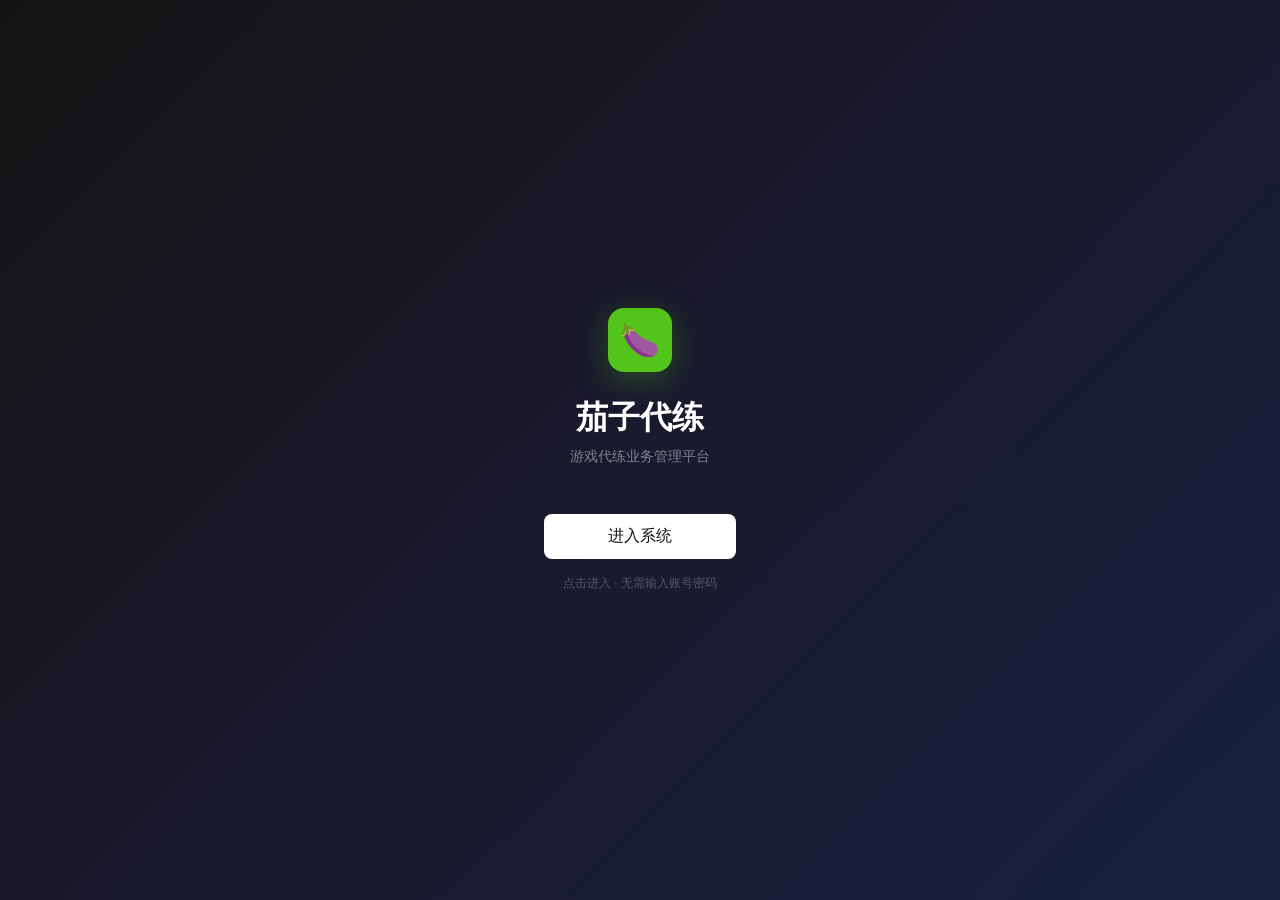
<file: prototype-v4.html>
<!DOCTYPE html>
<html lang="zh-CN">
<head>
<meta charset="UTF-8">
<meta name="viewport" content="width=device-width, initial-scale=1.0">
<title>茄子代练 — 管理后台原型 v4</title>
<style>
  * { margin:0; padding:0; box-sizing:border-box; }
  body { font-family:-apple-system,BlinkMacSystemFont,"Segoe UI",Roboto,sans-serif; background:#f0f2f5; }

  .role-bar { background:#141414; color:#fff; padding:0 16px; height:44px; display:flex; align-items:center; justify-content:space-between; font-size:13px; position:sticky; top:0; z-index:300; }
  .role-bar .brand { font-weight:bold; font-size:14px; display:flex; align-items:center; gap:6px; }
  .role-bar .brand .dot { width:6px;height:6px;background:#52c41a;border-radius:50%; }
  .role-switcher { position:relative; }
  .role-dropdown { display:flex; align-items:center; gap:8px; padding:6px 14px; border-radius:6px; cursor:pointer; background:rgba(255,255,255,0.1); border:1px solid rgba(255,255,255,0.2); color:#fff; font-size:13px; transition:all .2s; user-select:none; }
  .role-dropdown:hover { background:rgba(255,255,255,0.15); }
  .role-dropdown .arrow { font-size:10px; margin-left:2px; transition:transform .2s; }
  .role-dropdown.open .arrow { transform:rotate(180deg); }
  .role-dropdown .rdot { width:7px;height:7px;border-radius:50%; display:inline-block; }
  .role-dropdown .rdot.ops { background:#1890ff; }
  .role-dropdown .rdot.cs { background:#fa8c16; }
  .role-dropdown .rdot.booster { background:#52c41a; }
  .role-dropdown .rdot.guild { background:#722ed1; }
  .role-dropdown .rdot.finance { background:#eb2f96; }
  .role-menu { position:absolute; top:100%; right:0; margin-top:6px; background:#1f1f1f; border:1px solid rgba(255,255,255,0.12); border-radius:8px; padding:4px; min-width:200px; display:none; z-index:400; box-shadow:0 8px 24px rgba(0,0,0,.5); }
  .role-menu.show { display:block; }
  .role-menu-item { padding:10px 14px; cursor:pointer; border-radius:6px; font-size:13px; color:rgba(255,255,255,0.7); display:flex; align-items:center; gap:10px; transition:all .15s; }
  .role-menu-item:hover { background:rgba(255,255,255,0.08); color:#fff; }
  .role-menu-item.active { color:#fff; }
  .role-menu-item .check { margin-left:auto; font-size:11px; visibility:hidden; }
  .role-menu-item.active .check { visibility:visible; }
  .role-menu-item .rdot { width:7px;height:7px;border-radius:50%; display:inline-block; }
  .role-menu-item .rdot.ops { background:#1890ff; }
  .role-menu-item .rdot.cs { background:#fa8c16; }
  .role-menu-item .rdot.booster { background:#52c41a; }
  .role-menu-item .rdot.guild { background:#722ed1; }
  .role-menu-item .rdot.finance { background:#eb2f96; }
  .role-menu-divider { height:1px; background:rgba(255,255,255,0.08); margin:4px 8px; }

  .layout { display:flex; min-height:calc(100vh - 44px); }
  .sidebar { width:220px; background:#001529; color:rgba(255,255,255,0.65); display:flex; flex-direction:column; position:sticky; top:44px; height:calc(100vh - 44px); overflow-y:auto; }
  .sidebar .logo { padding:16px; font-size:15px; font-weight:bold; color:#fff; border-bottom:1px solid rgba(255,255,255,0.06); display:flex; align-items:center; gap:8px; }
  .sidebar .logo .dot { width:8px;height:8px;background:#52c41a;border-radius:50%; }
  .sidebar .logo small { font-size:10px; color:rgba(255,255,255,0.35); font-weight:400; margin-left:4px; }
  .nav-section { padding:8px 0; }
  .nav-group-title { padding:8px 20px 4px; font-size:10px; color:rgba(255,255,255,0.25); text-transform:uppercase; letter-spacing:1.5px; display:flex; align-items:center; gap:4px; cursor:pointer; }
  .nav-group-title:hover { color:rgba(255,255,255,0.45); }
  .nav-link { padding:10px 20px; cursor:pointer; display:flex; align-items:center; gap:8px; font-size:13px; color:rgba(255,255,255,0.55); transition:all .15s; border-left:3px solid transparent; }
  .nav-link:hover { color:#fff; background:rgba(255,255,255,0.04); }
  .nav-link.active { color:#fff; background:rgba(255,255,255,0.08); border-left-color:#1890ff; }
  .nav-link .badge { background:#f5222d; color:#fff; padding:1px 6px; border-radius:10px; font-size:10px; margin-left:auto; }
  .nav-link .badge.warn { background:#fa8c16; }
  .sidebar .user-info { margin-top:auto; padding:14px 16px; border-top:1px solid rgba(255,255,255,0.06); display:flex; align-items:center; gap:8px; font-size:12px; color:rgba(255,255,255,0.45); }

  .main { flex:1; }
  .topbar { background:#fff; padding:0 20px; height:48px; display:flex; align-items:center; justify-content:space-between; border-bottom:1px solid #f0f0f0; font-size:13px; position:sticky; top:44px; z-index:50; }
  .topbar .title { font-weight:500; }
  .content { padding:20px; }

  .stat-cards { display:flex; gap:12px; margin-bottom:20px; flex-wrap:wrap; }
  .stat-card { flex:1; min-width:130px; background:#fff; border-radius:8px; padding:18px; cursor:pointer; transition:all .2s; border:1px solid transparent; }
  .stat-card:hover { border-color:#1890ff; box-shadow:0 2px 8px rgba(24,144,255,0.1); }
  .stat-card .l { font-size:12px; color:#999; margin-bottom:8px; }
  .stat-card .v { font-size:28px; font-weight:600; color:#262626; }
  .stat-card .s { font-size:11px; margin-top:4px; }
  .panel { background:#fff; border-radius:8px; margin-bottom:16px; box-shadow:0 1px 4px rgba(0,0,0,.04); }
  .panel-hd { padding:14px 18px; border-bottom:1px solid #f0f0f0; display:flex; align-items:center; justify-content:space-between; font-size:14px; font-weight:500; }
  .panel-bd { padding:16px 18px; }
  .panel-bd.nopad { padding:0; }

  table { width:100%; border-collapse:collapse; font-size:13px; }
  th { background:#fafafa; padding:9px 10px; text-align:left; font-weight:500; color:#888; border-bottom:1px solid #f0f0f0; font-size:12px; white-space:nowrap; }
  td { padding:9px 10px; border-bottom:1px solid #f5f5f5; }
  tr.clickable { cursor:pointer; }
  tr.clickable:hover { background:#e6f7ff; }

  .tag { display:inline-block; padding:2px 8px; border-radius:3px; font-size:11px; }
  .tag-o { background:#fff7e6; color:#fa8c16; }
  .tag-b { background:#e6f7ff; color:#1890ff; }
  .tag-g { background:#f6ffed; color:#52c41a; }
  .tag-r { background:#fff1f0; color:#f5222d; }
  .tag-p { background:#f9f0ff; color:#722ed1; }
  .tag-pink { background:#fff0f6; color:#eb2f96; }
  .tag-gray { background:#f5f5f5; color:#999; }

  .btn { display:inline-block; padding:7px 14px; border-radius:4px; border:1px solid #d9d9d9; background:#fff; color:#333; cursor:pointer; font-size:12px; transition:all .2s; text-decoration:none; }
  .btn:hover { border-color:#1890ff; color:#1890ff; }
  .btn-p { background:#1890ff; color:#fff; border-color:#1890ff; }
  .btn-p:hover { background:#40a9ff; color:#fff; }
  .btn-s { background:#52c41a; color:#fff; border-color:#52c41a; }
  .btn-d { color:#f5222d; border-color:#f5222d; }
  .btn-d:hover { background:#fff1f0; }
  .btn-w { color:#fa8c16; border-color:#fa8c16; }
  .btn-sm { padding:4px 10px; font-size:11px; }
  .btn-xs { padding:3px 8px; font-size:11px; }
  .btn-group { display:flex; gap:6px; }

  .form-group { margin-bottom:14px; }
  .form-label { display:block; font-size:12px; color:#333; margin-bottom:4px; font-weight:500; }
  .form-label .req { color:#f5222d; }
  .form-input { width:100%; padding:7px 10px; border:1px solid #d9d9d9; border-radius:4px; font-size:13px; transition:all .2s; background:#fff; }
  .form-input:focus { outline:none; border-color:#1890ff; box-shadow:0 0 0 2px rgba(24,144,255,0.15); }
  select.form-input { cursor:pointer; }
  textarea.form-input { resize:vertical; min-height:70px; font-family:inherit; }
  .form-row { display:flex; gap:14px; }
  .form-row > * { flex:1; }

  .opt-group { display:flex; gap:6px; flex-wrap:wrap; }
  .opt-item { padding:6px 14px; border:1px solid #d9d9d9; border-radius:4px; cursor:pointer; font-size:12px; transition:all .2s; background:#fff; }
  .opt-item:hover { border-color:#1890ff; }
  .opt-item.sel { background:#e6f7ff; color:#1890ff; border-color:#1890ff; }

  .tabs { display:flex; gap:0; margin-bottom:14px; border-bottom:2px solid #f0f0f0; flex-wrap:wrap; }
  .tab { padding:8px 14px; cursor:pointer; font-size:12px; color:#888; border-bottom:2px solid transparent; margin-bottom:-2px; transition:all .15s; }
  .tab:hover { color:#1890ff; }
  .tab.active { color:#1890ff; border-bottom-color:#1890ff; font-weight:500; }
  .tab .cnt { font-size:11px; }

  .toast { position:fixed; top:60px; right:20px; padding:10px 18px; border-radius:4px; font-size:13px; z-index:9999; display:none; animation:fadeIn .3s; color:#fff; }
  @keyframes fadeIn { from{opacity:0;transform:translateY(-8px);} to{opacity:1;transform:translateY(0);} }

  .upload-zone { border:2px dashed #d9d9d9; border-radius:8px; padding:32px; text-align:center; cursor:pointer; transition:all .2s; background:#fafafa; }
  .upload-zone:hover { border-color:#1890ff; background:#e6f7ff; }
  .upload-zone .ic { font-size:32px; margin-bottom:6px; }

  .tip { background:#fffbe6; border:1px solid #ffe58f; border-radius:8px; padding:12px 16px; font-size:12px; color:#666; margin-top:12px; }
  .tip strong { color:#fa8c16; }
  hr { margin:14px 0; border:none; border-top:1px solid #f0f0f0; }
  .link { color:#1890ff; cursor:pointer; }
  .link:hover { color:#40a9ff; text-decoration:underline; }

  .modal-overlay { position:fixed; top:0; left:0; right:0; bottom:0; background:rgba(0,0,0,0.45); z-index:500; display:none; align-items:flex-start; justify-content:center; padding-top:60px; }
  .modal-overlay.show { display:flex; }
  .modal { background:#fff; border-radius:8px; width:800px; max-width:95vw; max-height:80vh; overflow-y:auto; box-shadow:0 8px 40px rgba(0,0,0,0.2); }
  .modal.wide { width:960px; }
  .modal-hd { padding:16px 24px; border-bottom:1px solid #f0f0f0; display:flex; align-items:center; justify-content:space-between; position:sticky; top:0; background:#fff; z-index:1; border-radius:8px 8px 0 0; }
  .modal-hd h3 { font-size:16px; }
  .modal-hd .close { cursor:pointer; font-size:20px; color:#bbb; }
  .modal-hd .close:hover { color:#333; }
  .modal-bd { padding:20px 24px; }
  .modal-ft { padding:14px 24px; border-top:1px solid #f0f0f0; display:flex; justify-content:flex-end; gap:8px; }

  .mapping-row { display:flex; gap:10px; align-items:center; margin-bottom:8px; font-size:13px; }
  .mapping-row .col-name { width:120px; color:#666; }
  .mapping-row select { flex:1; }
  .preview-table-wrap { max-height:200px; overflow-y:auto; border:1px solid #f0f0f0; border-radius:4px; }
  .preview-table-wrap table { font-size:12px; }
  .preview-table-wrap th { position:sticky; top:0; }

  .guild-badge { background:#f9f0ff; color:#722ed1; padding:1px 6px; border-radius:3px; font-size:10px; margin-left:4px; }
</style>
</head>
<body>

<div class="role-bar">
  <div class="brand"><span class="dot"></span>茄子代练 · 管理后台</div>
  <div style="display:flex;align-items:center;gap:12px;">
    <div class="role-switcher" id="role-switcher">
      <div class="role-dropdown" id="role-dropdown">
        <span class="rdot ops"></span> 运营：小周 <span class="arrow">▾</span>
      </div>
      <div class="role-menu" id="role-menu">
        <div class="role-menu-item active" data-role="ops"><span class="rdot ops"></span>运营：小周<span class="check">✓</span></div>
        <div class="role-menu-item" data-role="cs"><span class="rdot cs"></span>客服：小李<span class="check">✓</span></div>
        <div class="role-menu-item" data-role="guild"><span class="rdot guild"></span>工会管理员：张会长<span class="check">✓</span></div>
        <div class="role-menu-item" data-role="booster"><span class="rdot booster"></span>代练员：王代练<span class="check">✓</span></div>
        <div class="role-menu-item" data-role="finance"><span class="rdot finance"></span>财务：陈财务<span class="check">✓</span></div>
      </div>
    </div>
    <span style="color:rgba(255,255,255,0.4);cursor:pointer;font-size:12px;padding:4px 8px;border-radius:4px;" onmouseover="this.style.color='#fff'" onmouseout="this.style.color='rgba(255,255,255,0.4)'" onclick="doLogout()">🚪 退出</span>
  </div>
</div>

<div class="login-overlay" id="login-overlay" style="position:fixed;top:0;left:0;right:0;bottom:0;background:linear-gradient(135deg,#141414 0%,#1a1a2e 50%,#16213e 100%);z-index:9999;display:flex;align-items:center;justify-content:center;flex-direction:column;">
  <div style="text-align:center;">
    <div style="width:64px;height:64px;background:#52c41a;border-radius:16px;display:flex;align-items:center;justify-content:center;margin:0 auto 24px;font-size:32px;box-shadow:0 8px 32px rgba(82,196,26,0.3);">🍆</div>
    <div style="font-size:32px;font-weight:bold;color:#fff;margin-bottom:8px;">茄子代练</div>
    <div style="font-size:14px;color:rgba(255,255,255,0.45);margin-bottom:48px;">游戏代练业务管理平台</div>
    <div onclick="doLogin()" style="display:inline-block;padding:12px 64px;background:#fff;color:#141414;border-radius:8px;font-size:16px;font-weight:500;cursor:pointer;transition:all .2s;" onmouseover="this.style.transform='scale(1.02)'" onmouseout="this.style.transform='scale(1)'">进入系统</div>
    <div style="margin-top:16px;font-size:12px;color:rgba(255,255,255,0.25);">点击进入 · 无需输入账号密码</div>
  </div>
</div>

<div class="layout">
  <aside class="sidebar" id="sidebar"></aside>
  <div class="main">
    <div class="topbar"><span class="title" id="page-title">📊 运营工作台</span><span style="color:#999;font-size:12px;">2026-05-20 周二 14:30</span></div>
    <div class="content" id="content-area"></div>
  </div>
</div>

<div class="modal-overlay" id="modal-overlay">
  <div class="modal" id="modal"><div id="modal-content"></div></div>
</div>
<div class="toast" id="toast"></div>

<script>
var currentRole = 'ops';
var currentPage = 'dashboard';
var currentTab = '全部';

var roleConfig = {
  ops: {
    name: '运营：小周', color: '#1890ff', cssClass: 'ops',
    nav: [
      { section:'工作台', items:[
        {id:'dashboard', icon:'📊', label:'数据概览'},
      ]},
      { section:'订单管理', items:[
        {id:'order-list', icon:'📋', label:'订单列表', badge:'36'},
      ]},
      { section:'运营中心', items:[
        {id:'guild-mgmt', icon:'🏛️', label:'工会管理'},
        {id:'booster-mgmt', icon:'👥', label:'代练员管理'},
        {id:'booster-approval', icon:'🔍', label:'代练身份审核', badge:'3', badgeWarn:true},
      ]},
      { section:'系统设置', items:[
        {id:'game-config', icon:'🎮', label:'游戏配置'},
        {id:'role-mgmt', icon:'🔐', label:'权限管理'},
      ]},
    ]
  },
  cs: {
    name: '客服：小李', color: '#fa8c16', cssClass: 'cs',
    nav: [
      { section:'工作台', items:[
        {id:'cs-dashboard', icon:'📊', label:'工作台概览'},
      ]},
      { section:'订单管理', items:[
        {id:'order-list-cs', pageOverride:'order-list', icon:'📋', label:'订单列表', badge:'36'},
      ]},
      { section:'系统', items:[
        {id:'cs-logs', icon:'📝', label:'操作日志'},
      ]},
    ]
  },
  guild: {
    name: '工会管理员：张会长', color: '#722ed1', cssClass: 'guild',
    nav: [
      { section:'工作台', items:[
        {id:'guild-dashboard', icon:'📊', label:'工会工作台'},
      ]},
      { section:'订单管理', items:[
        {id:'order-list-guild', pageOverride:'order-list', icon:'📋', label:'订单列表', badge:'12'},
      ]},
      { section:'运营中心', items:[
        {id:'guild-boosters', icon:'👥', label:'我的代练员'},
      ]},
    ]
  },
  booster: {
    name: '代练员：王代练', color: '#52c41a', cssClass: 'booster',
    nav: [
      { section:'工作台', items:[
        {id:'booster-dashboard', icon:'📊', label:'我的工作台'},
      ]},
      { section:'订单中心', items:[
        {id:'order-pool', icon:'📋', label:'接单大厅', badge:'8'},
        {id:'my-orders', icon:'📝', label:'我的订单', badge:'3'},
      ]},
      { section:'财务', items:[
        {id:'my-earnings', icon:'💰', label:'我的收益'},
        {id:'withdraw', icon:'💳', label:'提现'},
      ]},
    ]
  },
  finance: {
    name: '财务：陈财务', color: '#eb2f96', cssClass: 'finance',
    nav: [
      { section:'工作台', items:[
        {id:'finance-dashboard', icon:'📊', label:'财务工作台'},
      ]},
      { section:'财务', items:[
        {id:'withdraw-audit', icon:'💳', label:'提现审核', badge:'5', badgeWarn:true},
        {id:'guild-settlement', icon:'🏛️', label:'工会结算', badge:'3'},
        {id:'settlement-records', icon:'📝', label:'结算记录'},
      ]},
    ]
  }
};

var currentTab = '全部';

var orderDataset = [
  {id:'#QZ20260520001',game:'三角洲',svc:'排位上分',cust:'张先生',src:'私域',srcTag:'tag-o',type:'线上接单',typeTag:'tag-p',amt:'¥298',booster:'-',guild:'-',status:'待审核',statusTag:'tag-gray',time:'05-20 10:32'},
  {id:'#QZ20260520002',game:'三角洲',svc:'任务代打',cust:'匿名',src:'咸鱼',srcTag:'tag-b',type:'线上接单',typeTag:'tag-p',amt:'¥200',booster:'-',guild:'-',status:'待审核',statusTag:'tag-gray',time:'05-20 11:15'},
  {id:'#QZ20260520003',game:'三角洲',svc:'账号练级',cust:'匿名',src:'三方平台',srcTag:'tag-g',type:'派单',typeTag:'tag-p',amt:'¥650',booster:'-',guild:'三角洲工会A组',status:'待审核',statusTag:'tag-gray',time:'05-20 11:50'},
  {id:'#QZ20260519005',game:'三角洲',svc:'排位上分',cust:'周八',src:'私域',srcTag:'tag-o',type:'线上接单',typeTag:'tag-p',amt:'¥350',booster:'-',guild:'-',status:'待接单',statusTag:'tag-gray',time:'05-19 16:00'},
  {id:'#QZ20260519008',game:'三角洲',svc:'任务代打',cust:'吴九',src:'咸鱼',srcTag:'tag-b',type:'线上接单',typeTag:'tag-p',amt:'¥180',booster:'-',guild:'-',status:'待接单',statusTag:'tag-gray',time:'05-19 17:20'},
  {id:'#QZ20260519002',game:'三角洲',svc:'任务代打',cust:'李四',src:'咸鱼',srcTag:'tag-b',type:'派单',typeTag:'tag-p',amt:'¥150',booster:'王代练',guild:'-',status:'执行中',statusTag:'tag-b',time:'05-18 14:20'},
  {id:'#QZ20260518012',game:'三角洲',svc:'排位上分',cust:'匿名',src:'私域',srcTag:'tag-o',type:'线上接单',typeTag:'tag-p',amt:'¥200',booster:'王代练',guild:'-',status:'执行中',statusTag:'tag-b',time:'05-18 15:00'},
  {id:'#QZ20260517008',game:'三角洲',svc:'任务代打',cust:'李四',src:'咸鱼',srcTag:'tag-b',type:'派单',typeTag:'tag-p',amt:'¥150',booster:'刘代练',guild:'三角洲工会A组',status:'执行中',statusTag:'tag-b',time:'05-17 10:00'},
  {id:'#QZ20260519003',game:'三角洲',svc:'装备刷取',cust:'赵六',src:'三方平台',srcTag:'tag-g',type:'派单',typeTag:'tag-p',amt:'¥520',booster:'刘代练',guild:'三角洲工会A组',status:'待验收',statusTag:'tag-o',time:'05-17 09:15'},
  {id:'#QZ20260517005',game:'三角洲',svc:'排位上分',cust:'匿名',src:'私域',srcTag:'tag-o',type:'派单',typeTag:'tag-p',amt:'¥350',booster:'王代练',guild:'-',status:'待验收',statusTag:'tag-o',time:'05-18 20:00'},
  {id:'#QZ20260515008',game:'三角洲',svc:'排位上分',cust:'匿名',src:'三方平台',srcTag:'tag-g',type:'派单',typeTag:'tag-p',amt:'¥450',booster:'刘代练',guild:'三角洲工会A组',status:'待结算',statusTag:'tag-r',time:'05-15 16:30'},
  {id:'#QZ20260514006',game:'三角洲',svc:'账号练级',cust:'匿名',src:'私域',srcTag:'tag-o',type:'线上接单',typeTag:'tag-p',amt:'¥880',booster:'王代练',guild:'-',status:'待结算',statusTag:'tag-r',time:'05-14 12:00'},
  {id:'#QZ20260519004',game:'三角洲',svc:'账号练级',cust:'王五',src:'私域',srcTag:'tag-o',type:'线上接单',typeTag:'tag-p',amt:'¥880',booster:'陈代练',guild:'-',status:'已完成',statusTag:'tag-g',time:'05-16 08:30'},
  {id:'#QZ20260510001',game:'三角洲',svc:'排位上分',cust:'匿名',src:'三方平台',srcTag:'tag-g',type:'派单',typeTag:'tag-p',amt:'¥300',booster:'王代练',guild:'-',status:'已完成',statusTag:'tag-g',time:'05-10 14:00'},
];

function renderSidebar() {
  var cfg = roleConfig[currentRole];
  var html = '<div class="logo"><span class="dot"></span>茄子代练<small>·后台</small></div>';
  cfg.nav.forEach(function(section) {
    html += '<div class="nav-section"><div class="nav-group-title">'+section.section+'</div>';
    section.items.forEach(function(item) {
      var bh = '';
      if (item.badge) { var bc = item.badgeWarn ? 'warn' : ''; bh = ' <span class="badge '+bc+'">'+item.badge+'</span>'; }
      var isActive = currentPage === (item.pageOverride || item.id) && (!item.tab || item.tab === currentTab);
      var tabAttr = item.tab ? ' data-tab="'+item.tab+'"' : '';
      html += '<a class="nav-link'+(isActive?' active':'')+'" data-page="'+(item.pageOverride || item.id)+'"'+tabAttr+'>'+item.icon+' '+item.label+bh+'</a>';
    });
    html += '</div>';
  });
  html += '<div class="user-info">'+cfg.name+'</div>';
  document.getElementById('sidebar').innerHTML = html;
  document.querySelectorAll('.nav-link').forEach(function(lk) {
    lk.addEventListener('click', function(e) {
      e.preventDefault();
      navigate(this.getAttribute('data-page'), this.getAttribute('data-tab') || '全部');
    });
  });
}

function navigate(page, tab) {
  currentPage = page;
  if (tab) currentTab = tab;
  if (page === 'order-list-cs' || page === 'order-list-guild') currentPage = 'order-list';
  renderSidebar();
  renderContent();
}

function getPageTitle() {
  if (currentPage === 'order-list') return '📋 订单列表 · ' + currentTab;
  var all = roleConfig[currentRole].nav;
  for (var i=0; i<all.length; i++)
    for (var j=0; j<all[i].items.length; j++)
      if (all[i].items[j].id === currentPage || all[i].items[j].pageOverride === currentPage)
        return all[i].items[j].icon+' '+all[i].items[j].label;
  return currentPage;
}

function renderContent() {
  document.getElementById('page-title').textContent = getPageTitle();
  var c = document.getElementById('content-area'); c.innerHTML = '';
  var v = document.createElement('div'); v.className = 'view active';

  switch(currentPage) {
    case 'dashboard': v.innerHTML = renderOpsDashboard(); break;
    case 'order-list': v.innerHTML = renderOrderList(currentRole, currentTab); break;
    case 'booster-mgmt': v.innerHTML = renderBoosterMgmt(); break;
    case 'booster-approval': v.innerHTML = renderBoosterApproval(); break;
    case 'guild-mgmt': v.innerHTML = renderGuildMgmt(); break;
    case 'game-config': v.innerHTML = renderGameConfig(); break;
    case 'role-mgmt': v.innerHTML = renderRoleMgmt(); break;
    case 'cs-dashboard': v.innerHTML = renderCSDashboard(); break;
    case 'cs-logs': v.innerHTML = ph('📝 操作日志','全量订单操作审计日志'); break;
    case 'guild-dashboard': v.innerHTML = renderGuildDashboard(); break;
    case 'guild-boosters': v.innerHTML = renderGuildBoosters(); break;
    case 'booster-dashboard': v.innerHTML = renderBoosterDashboard(); break;
    case 'order-pool': v.innerHTML = renderOrderPool(); break;
    case 'my-orders': v.innerHTML = renderMyOrders(); break;
    case 'my-earnings': v.innerHTML = renderMyEarnings(); break;
    case 'withdraw': v.innerHTML = renderWithdraw(); break;
    case 'finance-dashboard': v.innerHTML = renderFinanceDashboard(); break;
    case 'withdraw-audit': v.innerHTML = renderWithdrawAudit(); break;
    case 'guild-settlement': v.innerHTML = renderGuildSettlement(); break;
    case 'settlement-records': v.innerHTML = renderSettlementRecords(); break;
    default: v.innerHTML = ph('建设中','功能开发中');
  }
  c.appendChild(v);
  bindInteractions();
}

function ph(t,d){ return '<div class="panel"><div class="panel-bd" style="text-align:center;padding:80px 20px;color:#999;"><div style="font-size:48px;margin-bottom:16px;">🚧</div><div style="font-size:16px;margin-bottom:8px;">'+t+'</div><div>'+d+'</div></div></div>'; }

// ==================== 运营仪表盘 ====================
function renderOpsDashboard() {
  return `
    <div class="stat-cards">
      <div class="stat-card" onclick="navigate('order-list')"><div class="l">今日新增订单</div><div class="v">12</div><div class="s" style="color:#52c41a;">↑ 20% 较昨日</div></div>
      <div class="stat-card"><div class="l">执行中订单</div><div class="v" style="color:#fa8c16;">28</div><div class="s">待验收 6 单</div></div>
      <div class="stat-card"><div class="l">今日流水</div><div class="v" style="color:#52c41a;">¥8,920</div><div class="s">待结算 ¥3,200</div></div>
      <div class="stat-card" onclick="navigate('booster-mgmt')"><div class="l">在册代练员</div><div class="v" style="color:#1890ff;">15</div><div class="s">在线 8 人 / 3 个工会</div></div>
    </div>
    <div class="stat-cards">
      <div class="stat-card" onclick="navigate('order-list')" style="display:flex;align-items:center;gap:12px;">
        <div style="width:40px;height:40px;background:#e6f7ff;border-radius:8px;display:flex;align-items:center;justify-content:center;font-size:18px;">📋</div>
        <div><div style="font-size:14px;font-weight:500;">订单管理</div><div style="font-size:11px;color:#999;">查看 / 录入订单</div></div>
      </div>
      <div class="stat-card" style="display:flex;align-items:center;gap:12px;" onclick="switchRole('cs')">
        <div style="width:40px;height:40px;background:#fff7e6;border-radius:8px;display:flex;align-items:center;justify-content:center;font-size:18px;">🔍</div>
        <div><div style="font-size:14px;font-weight:500;">待审核 5 单</div><div style="font-size:11px;color:#999;">切换客服处理</div></div>
      </div>
    </div>
    <div class="panel"><div class="panel-hd">最近订单<a class="link" onclick="navigate('order-list')">查看全部 →</a></div>
      <div class="panel-bd nopad">
        <table><thead><tr><th>订单号</th><th>服务</th><th>来源</th><th>客户</th><th>工会</th><th>金额</th><th>状态</th></tr></thead><tbody>
          <tr class="clickable" onclick="navigate('order-list')"><td class="link">#QZ20260520001</td><td>排位上分</td><td><span class="tag tag-o">私域</span></td><td>张先生</td><td>-</td><td>¥298</td><td><span class="tag tag-gray">待审核</span></td></tr>
          <tr class="clickable" onclick="navigate('order-list')"><td class="link">#QZ20260520003</td><td>账号练级</td><td><span class="tag tag-g">三方</span></td><td>匿名</td><td><span class="guild-badge">三角洲工会A组</span></td><td>¥650</td><td><span class="tag tag-gray">待审核</span></td></tr>
          <tr class="clickable" onclick="navigate('order-list')"><td class="link">#QZ20260519003</td><td>装备刷取</td><td><span class="tag tag-g">三方</span></td><td>赵六</td><td><span class="guild-badge">三角洲工会A组</span></td><td>¥520</td><td><span class="tag tag-o">待验收</span></td></tr>
        </tbody></table>
      </div>
    </div>
  `;
}

// ==================== 订单列表 ====================
function renderOrderList(role, activeTab) {
  if (!activeTab) activeTab = '全部';
  var isGuild = role === 'guild';
  var showActions = (role === 'cs' || role === 'ops' || isGuild);
  var isCS = role === 'cs';
  var isOps = role === 'ops';
  var actionHeader = showActions ? '<th>操作</th>' : '';
  var allTabs = ['全部','待审核','待接单','执行中','待验收','待结算','已完成'];

  // 统计
  var counts = {}; allTabs.forEach(function(t){ counts[t]=0; });
  orderDataset.forEach(function(o){ counts[o.status]++; counts['全部']++; });
  var filtered = activeTab === '全部' ? orderDataset.slice() : orderDataset.filter(function(o){ return o.status === activeTab; });
  // 工会管理员只看本工会订单
  if (isGuild) filtered = filtered.filter(function(o){ return o.guild === '三角洲工会A组'; });

  var tabsHtml = allTabs.map(function(t) {
    var cls = t === activeTab ? ' class="tab active"' : ' class="tab"';
    return '<a'+cls+' data-tab="'+t+'" onclick="navigateOrderTab(\''+t+'\')">'+t+'<span class="cnt">'+counts[t]+'</span></a>';
  }).join('');

  function actionCell(status) {
    if (!showActions) return '';
    // 运营和工会管理员只能查看
    if (!isCS) return '<a class="btn btn-xs" onclick="showToast(event,\'📋 查看订单详情\',\'#1890ff\')">查看</a>';
    // 客服根据状态显示对应操作
    switch(status) {
      case '待审核': return '<a class="btn btn-xs btn-p" onclick="showToast(event,\'🔍 进入审核\',\'#1890ff\')">审核</a> <a class="btn btn-xs btn-d" onclick="showToast(event,\'订单已关闭\',\'#999\')">关单</a>';
      case '待验收': return '<a class="btn btn-xs btn-s" onclick="showToast(event,\'✓ 验收通过\',\'#52c41a\')">通过</a> <a class="btn btn-xs btn-d" onclick="showToast(event,\'↩ 已退回\',\'#f5222d\')">退回</a>';
      case '待结算': return '<a class="btn btn-xs btn-s" onclick="showToast(event,\'✓ 结算完成\',\'#52c41a\')">确认结算</a>';
      default: return '<a class="btn btn-xs" onclick="showToast(event,\'📋 查看订单详情\',\'#1890ff\')">查看</a>';
    }
  }

  var rowsHtml = filtered.map(function(o) {
    var guildCell = o.guild === '-' ? '-' : '<span class="guild-badge">'+o.guild+'</span>';
    return '<tr><td class="link" onclick="showToast(event,\'📋 查看订单 '+o.id+'\',\'#1890ff\')">'+o.id+'</td><td>'+o.game+'</td><td>'+o.svc+'</td><td>'+o.cust+'</td><td><span class="tag '+o.srcTag+'">'+o.src+'</span></td><td><span class="tag '+o.typeTag+'">'+o.type+'</span></td><td>'+o.amt+'</td><td>'+o.booster+'</td>'+'<td>'+guildCell+'</td><td><span class="tag '+o.statusTag+'">'+o.status+'</span></td><td>'+o.time+'</td>'+(showActions?'<td>'+actionCell(o.status)+'</td>':'')+'</tr>';
  }).join('');

  return `
    ${isGuild?'<div style="margin-bottom:12px;display:flex;align-items:center;gap:8px;font-size:13px;color:#666;"><span class="tag tag-p" style="font-size:13px;">🏛️ 三角洲工会A组</span> 的订单</div>':''}
    <div style="display:flex;justify-content:space-between;margin-bottom:14px;">
      <div class="btn-group">
        ${isOps?'<div style="position:relative;display:inline-block;"><button class="btn btn-p" onclick="toggleImportMenu(event)" style="display:flex;align-items:center;gap:4px;">+ 录入订单 <span style="font-size:10px;">▾</span></button><div id="import-menu" style="position:absolute;top:100%;left:0;margin-top:4px;background:#fff;border:1px solid #e8e8e8;border-radius:6px;padding:4px;min-width:170px;display:none;z-index:100;box-shadow:0 4px 16px rgba(0,0,0,0.1);"><div class="import-menu-item" onclick="openImportModal(\'manual\')" style="padding:8px 12px;cursor:pointer;border-radius:4px;font-size:13px;">✍️ 手动录入</div><div class="import-menu-item" onclick="openImportModal(\'excel\')" style="padding:8px 12px;cursor:pointer;border-radius:4px;font-size:13px;">📎 Excel 导入</div><div class="import-menu-item" onclick="openImportModal(\'api\')" style="padding:8px 12px;cursor:pointer;border-radius:4px;font-size:13px;">🔗 API 导入</div></div></div>':''}
        <button class="btn">导出</button>
      </div>
      <div style="display:flex;gap:6px;"><input class="form-input" style="width:200px;" placeholder="搜索订单号/客户..."><button class="btn btn-p">搜索</button></div>
    </div>
    <div class="tabs" id="order-tabs">${tabsHtml}</div>
    <div class="panel"><div class="panel-bd nopad">
      <table><thead><tr><th>订单号</th><th>游戏</th><th>服务</th><th>客户</th><th>来源</th><th>类型</th><th>金额</th><th>代练员</th><th>工会</th><th>状态</th><th>时间</th>${actionHeader}</tr></thead><tbody>${rowsHtml}</tbody></table>
    </div></div>
    <div style="display:flex;justify-content:space-between;font-size:12px;color:#999;padding-top:8px;"><span>共 ${filtered.length} 条</span></div>
  `;
}

function navigateOrderTab(tab) { currentTab = tab; renderSidebar(); renderContent(); }

// ==================== 订单录入 ====================
function renderOrderEntry() {
  return `
    <div class="panel"><div class="panel-hd">录入新订单</div><div class="panel-bd">
      <div class="form-group"><div class="form-label">订单来源 <span class="req">*</span></div>
        <div class="opt-group" id="entry-source">
          <span class="opt-item sel" data-val="私域">私域（客户预付）</span>
          <span class="opt-item" data-val="咸鱼">咸鱼（完成后回款）</span>
          <span class="opt-item" data-val="三方平台">三方平台（完成后回款）</span>
        </div>
      </div>
      <div class="form-row">
        <div class="form-group"><div class="form-label">游戏 <span class="req">*</span></div><select class="form-input"><option>三角洲</option></select></div>
        <div class="form-group"><div class="form-label">服务类型 <span class="req">*</span></div><select class="form-input"><option>排位上分</option><option>任务代打</option><option>账号练级</option><option>装备刷取</option></select></div>
        <div class="form-group"><div class="form-label">扣子类型</div><select class="form-input"><option>青铜→钻石</option><option>排位保护</option><option>段位重置后定级</option></select></div>
      </div>
      <div class="form-row">
        <div class="form-group"><div class="form-label">订单类型 <span class="req">*</span></div>
          <div class="opt-group" id="entry-type"><span class="opt-item sel" data-val="线上接单">线上接单</span><span class="opt-item" data-val="派单">派单</span></div>
        </div>
        <div class="form-group"><div class="form-label">归属工会</div><select class="form-input"><option value="">无（独立代练）</option><option>三角洲工会A组</option><option>三角洲工会B组</option></select></div>
        <div class="form-group" id="entry-assign" style="display:none;"><div class="form-label">指定代练员</div><select class="form-input"><option value="">请选择...</option><option>王代练</option><option>刘代练</option></select></div>
      </div>
      <div class="form-row">
        <div class="form-group"><div class="form-label">订单金额 <span class="req">*</span></div>
          <div style="display:flex;"><span style="padding:7px 10px;background:#fafafa;border:1px solid #d9d9d9;border-right:0;border-radius:4px 0 0 4px;color:#999;">¥</span><input class="form-input" style="border-radius:0 4px 4px 0;" placeholder="金额" type="number"></div>
        </div>
        <div class="form-group"><div class="form-label">付款方式 <span class="req">*</span></div><select class="form-input" id="entry-pay"><option>预付（客户已付）</option><option>后付（完成后收款）</option></select></div>
      </div>
      <hr>
      <div class="form-row">
        <div class="form-group"><div class="form-label">客户姓名 <span class="req">*</span></div><input class="form-input" placeholder="客户称呼"></div>
        <div class="form-group"><div class="form-label">联系方式</div><input class="form-input" placeholder="微信 / 手机号"></div>
      </div>
      <div class="form-group"><div class="form-label">需求描述</div><textarea class="form-input" placeholder="段位要求、时限、特殊说明..."></textarea></div>
      <div class="form-group"><div class="form-label">内部备注</div><textarea class="form-input" placeholder="内部备注..."></textarea></div>
      <div style="display:flex;justify-content:flex-end;gap:8px;"><button class="btn">保存草稿</button><button class="btn btn-p" onclick="showToast(event,'✓ 订单已提交审核','#52c41a')">提交审核</button></div>
    </div></div>
    <div class="tip"><strong>💡 提示：</strong>选择工会后，该订单归属工会名下，工会管理员可查看。工会代练的结算由平台与工会统一结算，工会线下与代练结算。</div>
  `;
}

// ==================== 代练员管理 ====================
function renderBoosterMgmt() {
  return `
    <div style="display:flex;justify-content:space-between;margin-bottom:14px;">
      <div class="btn-group"><button class="btn btn-p">+ 添加代练员</button><button class="btn">导出</button></div>
      <div style="display:flex;gap:8px;"><select class="form-input" style="width:120px;"><option>全部工会</option><option>独立代练</option><option>三角洲工会A组</option><option>三角洲工会B组</option></select><input class="form-input" style="width:180px;" placeholder="搜索代练员..."></div>
    </div>
    <div class="tabs">
      <a class="tab active">全部<span class="cnt">15</span></a>
      <a class="tab">已审核<span class="cnt">12</span></a>
      <a class="tab">待审核<span class="cnt">3</span></a>
    </div>
    <div class="panel"><div class="panel-bd nopad">
      <table><thead><tr><th>姓名</th><th>联系方式</th><th>所属工会</th><th>游戏特长</th><th>身份状态</th><th>接单数</th><th>好评率</th><th>操作</th></tr></thead><tbody>
        <tr><td style="font-weight:500;">王代练</td><td>wang_001</td><td>-</td><td>三角洲·排位</td><td><span class="tag tag-g">已审核</span></td><td>43</td><td>98.5%</td><td><a class="btn btn-xs">查看</a> <a class="btn btn-xs">编辑</a></td></tr>
        <tr><td style="font-weight:500;">刘代练</td><td>liu_dailian</td><td><span class="guild-badge">三角洲工会A组</span></td><td>三角洲·刷取</td><td><span class="tag tag-g">已审核</span></td><td>28</td><td>96.2%</td><td><a class="btn btn-xs">查看</a> <a class="btn btn-xs">编辑</a></td></tr>
        <tr><td style="font-weight:500;">新代练A</td><td>new_a_001</td><td><span class="guild-badge">三角洲工会A组</span></td><td>三角洲·排位</td><td><span class="tag tag-o">待审核</span></td><td>-</td><td>-</td><td><a class="btn btn-xs btn-s" onclick="showToast(event,'✓ 审核通过','#52c41a')">通过</a> <a class="btn btn-xs btn-d" onclick="showToast(event,'↩ 已驳回','#f5222d')">驳回</a></td></tr>
        <tr><td style="font-weight:500;">新代练B</td><td>new_b_002</td><td>-</td><td>三角洲·综合</td><td><span class="tag tag-o">待审核</span></td><td>-</td><td>-</td><td><a class="btn btn-xs btn-s" onclick="showToast(event,'✓ 审核通过','#52c41a')">通过</a> <a class="btn btn-xs btn-d" onclick="showToast(event,'↩ 已驳回','#f5222d')">驳回</a></td></tr>
      </tbody></table>
    </div></div>
    <div class="tip"><strong>💡 说明：</strong>工会管理员添加的代练需运营审核通过后方可登录系统接单。独立代练由运营直接添加，无需审核。</div>
  `;
}

// ==================== 代练身份审核（运营） ====================
function renderBoosterApproval() {
  return `
    <div class="panel"><div class="panel-hd">🔍 待审核代练身份</div><div class="panel-bd nopad">
      <table><thead><tr><th>姓名</th><th>联系方式</th><th>申请工会</th><th>添加人</th><th>游戏特长</th><th>申请时间</th><th>操作</th></tr></thead><tbody>
        <tr><td style="font-weight:500;">新代练A</td><td>new_a_001</td><td><span class="guild-badge">三角洲工会A组</span></td><td>张会长</td><td>三角洲·排位</td><td>05-20 09:00</td><td><a class="btn btn-xs btn-s" onclick="showToast(event,'✓ 审核通过，代练可登录系统','#52c41a')">通过</a> <a class="btn btn-xs btn-d" onclick="showToast(event,'↩ 已驳回，需通知工会管理员','#f5222d')">驳回</a></td></tr>
        <tr><td style="font-weight:500;">新代练B</td><td>new_b_002</td><td>-（独立）</td><td>运营小周</td><td>三角洲·综合</td><td>05-20 10:30</td><td><a class="btn btn-xs btn-s" onclick="showToast(event,'✓ 审核通过','#52c41a')">通过</a> <a class="btn btn-xs btn-d" onclick="showToast(event,'↩ 已驳回','#f5222d')">驳回</a></td></tr>
        <tr><td style="font-weight:500;">新代练C</td><td>new_c_003</td><td><span class="guild-badge">三角洲工会B组</span></td><td>李会长</td><td>三角洲·任务</td><td>05-20 11:00</td><td><a class="btn btn-xs btn-s" onclick="showToast(event,'✓ 审核通过','#52c41a')">通过</a> <a class="btn btn-xs btn-d" onclick="showToast(event,'↩ 已驳回','#f5222d')">驳回</a></td></tr>
      </tbody></table>
    </div></div>
    <div class="tip"><strong>💡 审核流程：</strong>工会管理员添加代练 → 运营审核身份 → 通过后代练可登录接单。驳回需填写原因通知工会管理员。</div>
  `;
}

// ==================== 工会管理 ====================
function renderGuildMgmt() {
  return `
    <div style="display:flex;justify-content:space-between;margin-bottom:14px;">
      <div class="btn-group"><button class="btn btn-p">+ 新建工会</button></div>
      <input class="form-input" style="width:200px;" placeholder="搜索工会...">
    </div>
    <div class="panel"><div class="panel-bd nopad">
      <table><thead><tr><th>工会名称</th><th>管理员</th><th>代练人数</th><th>本月订单</th><th>本月流水</th><th>待结算金额</th><th>状态</th><th>操作</th></tr></thead><tbody>
        <tr><td style="font-weight:500;">三角洲工会A组</td><td>张会长</td><td>8</td><td>45</td><td>¥18,500</td><td>¥4,200</td><td><span class="tag tag-g">正常</span></td><td><a class="btn btn-xs">查看</a> <a class="btn btn-xs">编辑</a></td></tr>
        <tr><td style="font-weight:500;">三角洲工会B组</td><td>李会长</td><td>5</td><td>28</td><td>¥9,800</td><td>¥2,100</td><td><span class="tag tag-g">正常</span></td><td><a class="btn btn-xs">查看</a> <a class="btn btn-xs">编辑</a></td></tr>
      </tbody></table>
    </div></div>
  `;
}

// ==================== 游戏配置 ====================
function renderGameConfig() {
  return `
    <div class="stat-cards">
      <div class="stat-card" style="flex:2;"><div class="l">当前游戏</div><div class="v">三角洲</div><div class="s">Delta Force · 已启用</div></div>
      <div class="stat-card"><div class="l">服务类型</div><div class="v">4</div></div>
      <div class="stat-card"><div class="l">扣子类型</div><div class="v">12</div></div>
    </div>

    <h3 style="margin-bottom:12px;">🎮 三角洲 — 服务类型配置</h3>
    <div class="panel"><div class="panel-bd nopad">
      <table><thead><tr><th>服务类型</th><th>扣子数量</th><th>结算规则</th><th>默认金额</th><th>状态</th><th>操作</th></tr></thead><tbody>
        <tr><td style="font-weight:500;">排位上分</td><td>4</td><td>按金额分成 70%</td><td>¥200</td><td><span class="tag tag-g">启用</span></td><td><a class="btn btn-xs">编辑</a> <a class="btn btn-xs">配置扣子</a></td></tr>
        <tr><td style="font-weight:500;">任务代打</td><td>3</td><td>固定单价</td><td>¥120</td><td><span class="tag tag-g">启用</span></td><td><a class="btn btn-xs">编辑</a> <a class="btn btn-xs">配置扣子</a></td></tr>
        <tr><td style="font-weight:500;">账号练级</td><td>3</td><td>按时计费</td><td>¥650</td><td><span class="tag tag-g">启用</span></td><td><a class="btn btn-xs">编辑</a> <a class="btn btn-xs">配置扣子</a></td></tr>
        <tr><td style="font-weight:500;">装备刷取</td><td>2</td><td>按金额分成 60%</td><td>¥380</td><td><span class="tag tag-g">启用</span></td><td><a class="btn btn-xs">编辑</a> <a class="btn btn-xs">配置扣子</a></td></tr>
      </tbody></table>
    </div></div>

    <h3 style="margin:20px 0 12px;">🔧 排位上分 — 扣子类型配置</h3>
    <div class="panel"><div class="panel-bd nopad">
      <table><thead><tr><th>扣子名称</th><th>起始段位</th><th>目标段位</th><th>预估时长</th><th>默认金额</th><th>状态</th><th>操作</th></tr></thead><tbody>
        <tr><td>青铜→钻石</td><td>青铜3</td><td>钻石1</td><td>7天</td><td>¥298</td><td><span class="tag tag-g">启用</span></td><td><a class="btn btn-xs">编辑</a> <a class="btn btn-xs btn-d">停用</a></td></tr>
        <tr><td>黄金→铂金</td><td>黄金3</td><td>铂金1</td><td>3天</td><td>¥200</td><td><span class="tag tag-g">启用</span></td><td><a class="btn btn-xs">编辑</a> <a class="btn btn-xs btn-d">停用</a></td></tr>
        <tr><td>铂金→钻石</td><td>铂金5</td><td>钻石1</td><td>5天</td><td>¥350</td><td><span class="tag tag-g">启用</span></td><td><a class="btn btn-xs">编辑</a> <a class="btn btn-xs btn-d">停用</a></td></tr>
        <tr><td>排位保护</td><td>-</td><td>-</td><td>-</td><td>¥100</td><td><span class="tag tag-g">启用</span></td><td><a class="btn btn-xs">编辑</a> <a class="btn btn-xs btn-d">停用</a></td></tr>
      </tbody></table>
    </div></div>
    <div class="tip"><strong>💡 多游戏扩展：</strong>架构支持添加新游戏（通过 games 表），每款游戏独立配置服务类型和扣子类型。当前仅配置三角洲，后续新增游戏时在此页面进行。</div>
  `;
}

// ==================== 权限管理 ====================
function renderRoleMgmt() {
  return `
    <div class="panel"><div class="panel-hd">角色权限配置</div><div class="panel-bd nopad">
      <table><thead><tr><th>角色</th><th>订单查看</th><th>订单录入</th><th>审核验收</th><th>结算操作</th><th>代练管理</th><th>工会管理</th><th>提现审核</th><th>系统配置</th></tr></thead><tbody>
        <tr><td style="font-weight:500;">运营</td><td><span class="tag tag-g">✓</span></td><td><span class="tag tag-g">✓</span></td><td><span class="tag tag-r">✗</span></td><td><span class="tag tag-r">✗</span></td><td><span class="tag tag-g">✓</span></td><td><span class="tag tag-g">✓</span></td><td><span class="tag tag-r">✗</span></td><td><span class="tag tag-g">✓</span></td></tr>
        <tr><td style="font-weight:500;">客服</td><td><span class="tag tag-g">✓</span></td><td><span class="tag tag-r">✗</span></td><td><span class="tag tag-g">✓</span></td><td><span class="tag tag-g">✓</span></td><td><span class="tag tag-r">✗</span></td><td><span class="tag tag-r">✗</span></td><td><span class="tag tag-r">✗</span></td><td><span class="tag tag-r">✗</span></td></tr>
        <tr><td style="font-weight:500;">工会管理员</td><td><span class="tag tag-g">✓</span>(本工会)</td><td><span class="tag tag-r">✗</span></td><td><span class="tag tag-r">✗</span></td><td><span class="tag tag-r">✗</span></td><td><span class="tag tag-g">✓</span>(本工会)</td><td><span class="tag tag-r">✗</span></td><td><span class="tag tag-r">✗</span></td><td><span class="tag tag-r">✗</span></td></tr>
        <tr><td style="font-weight:500;">代练员</td><td><span class="tag tag-g">✓</span>(已接)</td><td><span class="tag tag-r">✗</span></td><td><span class="tag tag-r">✗</span></td><td><span class="tag tag-r">✗</span></td><td><span class="tag tag-r">✗</span></td><td><span class="tag tag-r">✗</span></td><td><span class="tag tag-r">✗</span></td><td><span class="tag tag-r">✗</span></td></tr>
        <tr><td style="font-weight:500;">财务</td><td><span class="tag tag-g">✓</span></td><td><span class="tag tag-r">✗</span></td><td><span class="tag tag-r">✗</span></td><td><span class="tag tag-g">✓</span></td><td><span class="tag tag-r">✗</span></td><td><span class="tag tag-r">✗</span></td><td><span class="tag tag-g">✓</span></td><td><span class="tag tag-r">✗</span></td></tr>
      </tbody></table>
    </div></div>
    <div class="tip"><strong>💡 说明：</strong>工会代练员的结算流程：平台与工会统一结算 → 工会线下与代练员结算。财务直接打款给工会，不打款给工会名下代练员。独立代练员直接由平台结算。</div>
  `;
}

// ==================== 客服仪表盘 ====================
function renderCSDashboard() {
  return `
    <div class="stat-cards">
      <div class="stat-card" onclick="navigate('order-list','待审核')"><div class="l">待审核</div><div class="v" style="color:#f5222d;">5</div></div>
      <div class="stat-card" onclick="navigate('order-list','待验收')"><div class="l">待验收</div><div class="v" style="color:#fa8c16;">6</div></div>
      <div class="stat-card" onclick="navigate('order-list','待结算')"><div class="l">待结算</div><div class="v" style="color:#1890ff;">3</div><div class="s">¥3,200</div></div>
      <div class="stat-card"><div class="l">今日审核通过</div><div class="v" style="color:#52c41a;">18</div></div>
    </div>
  `;
}

// ==================== 工会管理员 ====================
function renderGuildDashboard() {
  return `
    <div class="stat-cards">
      <div class="stat-card"><div class="l">本工会今日订单</div><div class="v">8</div><div class="s">执行中 5 单</div></div>
      <div class="stat-card"><div class="l">本月流水</div><div class="v" style="color:#52c41a;">¥18,500</div><div class="s">45 单已完成</div></div>
      <div class="stat-card"><div class="l">在册代练员</div><div class="v" style="color:#722ed1;">8</div><div class="s">在线 6 人</div></div>
      <div class="stat-card"><div class="l">待结算金额</div><div class="v" style="color:#fa8c16;">¥4,200</div><div class="s">平台结算后线下分发</div></div>
    </div>
    <div class="panel"><div class="panel-hd">本工会订单<a class="link" onclick="navigate('guild-orders')">查看全部 →</a></div>
      <div class="panel-bd nopad">
        <table><thead><tr><th>订单号</th><th>服务</th><th>代练员</th><th>金额</th><th>状态</th></tr></thead><tbody>
          <tr><td>#QZ20260520003</td><td>账号练级</td><td>-</td><td>¥650</td><td><span class="tag tag-gray">待审核</span></td></tr>
          <tr><td>#QZ20260517008</td><td>任务代打</td><td>刘代练</td><td>¥150</td><td><span class="tag tag-b">执行中</span></td></tr>
          <tr><td>#QZ20260519003</td><td>装备刷取</td><td>刘代练</td><td>¥520</td><td><span class="tag tag-o">待验收</span></td></tr>
        </tbody></table>
      </div>
    </div>
  `;
}

function renderGuildOrders() {
  var guildOrders = orderDataset.filter(function(o){ return o.guild === '三角洲工会A组'; });
  return `
    <div class="panel"><div class="panel-hd">三角洲工会A组 · 全部订单</div><div class="panel-bd nopad">
      <table><thead><tr><th>订单号</th><th>服务</th><th>代练员</th><th>客户</th><th>金额</th><th>状态</th><th>时间</th></tr></thead><tbody>
        ${guildOrders.map(function(o){ return '<tr><td class="link">'+o.id+'</td><td>'+o.svc+'</td><td>'+o.booster+'</td><td>'+o.cust+'</td><td>'+o.amt+'</td><td><span class="tag '+o.statusTag+'">'+o.status+'</span></td><td>'+o.time+'</td></tr>'; }).join('')}
      </tbody></table>
    </div></div>
  `;
}

function renderGuildBoosters() {
  return `
    <div style="display:flex;justify-content:space-between;margin-bottom:14px;">
      <button class="btn btn-p" onclick="showToast(event,'✓ 已提交，等待运营审核通过后即可登录','#1890ff')">+ 添加代练员</button>
      <input class="form-input" style="width:200px;" placeholder="搜索代练员...">
    </div>
    <div class="panel"><div class="panel-hd">三角洲工会A组 · 代练员</div><div class="panel-bd nopad">
      <table><thead><tr><th>姓名</th><th>联系方式</th><th>游戏特长</th><th>身份状态</th><th>本月接单</th><th>好评率</th><th>在线</th></tr></thead><tbody>
        <tr><td style="font-weight:500;">刘代练</td><td>liu_dailian</td><td>三角洲·刷取</td><td><span class="tag tag-g">已审核</span></td><td>28</td><td>96.2%</td><td><span class="tag tag-g">在线</span></td></tr>
        <tr><td style="font-weight:500;">赵代练</td><td>zhao_dl</td><td>三角洲·排位</td><td><span class="tag tag-g">已审核</span></td><td>22</td><td>97.3%</td><td><span class="tag tag-g">在线</span></td></tr>
        <tr><td style="font-weight:500;">新代练A</td><td>new_a_001</td><td>三角洲·排位</td><td><span class="tag tag-o">待审核</span></td><td>-</td><td>-</td><td><span class="tag tag-gray">未激活</span></td></tr>
      </tbody></table>
    </div></div>
    <div class="tip"><strong>💡 说明：</strong>添加的代练员需平台运营审核通过后方可登录系统接单。审核中显示为「待审核」状态。</div>
  `;
}

// ==================== 代练员 ====================
function renderBoosterDashboard() {
  return `
    <div class="stat-cards">
      <div class="stat-card" onclick="navigate('my-orders')"><div class="l">执行中订单</div><div class="v" style="color:#1890ff;">3</div><div class="s">共完成 127 单</div></div>
      <div class="stat-card"><div class="l">今日收益</div><div class="v" style="color:#52c41a;">¥520</div><div class="s" style="color:#52c41a;">↑ 15%</div></div>
      <div class="stat-card" onclick="navigate('withdraw')"><div class="l">账户余额</div><div class="v">¥2,350</div><div class="s" style="color:#1890ff;">可提现 →</div></div>
      <div class="stat-card"><div class="l">好评率</div><div class="v" style="color:#fa8c16;">98.5%</div></div>
    </div>
    <div class="panel"><div class="panel-hd">进行中的订单<a class="link" onclick="navigate('my-orders')">查看全部 →</a></div>
      <div class="panel-bd nopad">
        <table><thead><tr><th>订单号</th><th>服务</th><th>客户</th><th>金额</th><th>进度</th><th>操作</th></tr></thead><tbody>
          <tr><td class="link">#QZ20260518012</td><td>排位上分</td><td>匿名</td><td>¥200</td><td>黄金3→铂金1 · 60%</td><td><a class="btn btn-xs">进度</a></td></tr>
          <tr><td class="link">#QZ20260515003</td><td>账号练级</td><td>王五</td><td>¥880</td><td>Lv.35/40 · 88%</td><td><a class="btn btn-xs btn-w">交付</a></td></tr>
        </tbody></table>
      </div>
    </div>
  `;
}

function renderOrderPool() {
  return `
    <div style="display:flex;gap:8px;margin-bottom:14px;">
      <select class="form-input" style="width:auto;"><option>全部游戏</option><option>三角洲</option></select>
      <select class="form-input" style="width:auto;"><option>全部类型</option><option>排位上分</option><option>任务代打</option><option>账号练级</option><option>装备刷取</option></select>
    </div>
    <div class="panel"><div class="panel-hd">接单大厅（8单）</div><div class="panel-bd nopad">
      <table><thead><tr><th>订单号</th><th>服务</th><th>扣子</th><th>金额</th><th>来源</th><th>时限</th><th>操作</th></tr></thead><tbody>
        <tr><td>#QZ20260520005</td><td>排位上分</td><td>铂金→钻石</td><td>¥350</td><td><span class="tag tag-o">私域</span></td><td>3天</td><td><a class="btn btn-xs btn-p" onclick="showToast(event,'✓ 已接单','#52c41a')">接单</a></td></tr>
        <tr><td>#QZ20260520006</td><td>装备刷取</td><td>指定装备x3</td><td>¥520</td><td><span class="tag tag-g">三方</span></td><td>7天</td><td><a class="btn btn-xs btn-p" onclick="showToast(event,'✓ 已接单','#52c41a')">接单</a></td></tr>
        <tr><td>#QZ20260520007</td><td>排位上分</td><td>黄金→铂金</td><td>¥200</td><td><span class="tag tag-o">私域</span></td><td>5天</td><td><a class="btn btn-xs btn-p" onclick="showToast(event,'✓ 已接单','#52c41a')">接单</a></td></tr>
      </tbody></table>
    </div></div>
  `;
}

function renderMyOrders() {
  return `
    <div class="panel"><div class="panel-hd">我的订单</div><div class="panel-bd nopad">
      <table><thead><tr><th>订单号</th><th>服务</th><th>来源</th><th>金额</th><th>我的收益</th><th>状态</th><th>操作</th></tr></thead><tbody>
        <tr><td>#QZ20260518012</td><td>排位上分</td><td><span class="tag tag-o">私域</span></td><td>¥200</td><td>¥140</td><td><span class="tag tag-b">执行中</span></td><td><a class="btn btn-xs">进度</a> <a class="btn btn-xs btn-w">交付</a></td></tr>
        <tr><td>#QZ20260515003</td><td>账号练级</td><td><span class="tag tag-o">私域</span></td><td>¥880</td><td>¥616</td><td><span class="tag tag-o">待验收</span></td><td><span style="font-size:11px;color:#999;">等待客服验收</span></td></tr>
        <tr><td>#QZ20260510001</td><td>排位上分</td><td><span class="tag tag-g">三方</span></td><td>¥300</td><td>¥210</td><td><span class="tag tag-g">已完成</span></td><td><span style="font-size:11px;color:#52c41a;">已结算 ✓</span></td></tr>
      </tbody></table>
    </div></div>
  `;
}

function renderMyEarnings() {
  return `
    <div class="stat-cards">
      <div class="stat-card" onclick="navigate('withdraw')"><div class="l">账户余额</div><div class="v">¥2,350</div><div class="s" style="color:#1890ff;">可提现 →</div></div>
      <div class="stat-card"><div class="l">本月收益</div><div class="v" style="color:#52c41a;">¥8,450</div><div class="s">22 单</div></div>
      <div class="stat-card"><div class="l">待结算</div><div class="v" style="color:#fa8c16;">¥756</div><div class="s">3 单</div></div>
    </div>
    <div class="panel"><div class="panel-hd">结算记录</div><div class="panel-bd nopad">
      <table><thead><tr><th>时间</th><th>订单号</th><th>订单金额</th><th>分成</th><th>结算金额</th></tr></thead><tbody>
        <tr><td>05-14</td><td>#QZ20260510001</td><td>¥300</td><td>70%</td><td style="color:#52c41a;">¥210</td></tr>
        <tr><td>05-12</td><td>#QZ2026050805</td><td>¥450</td><td>70%</td><td style="color:#52c41a;">¥315</td></tr>
      </tbody></table>
    </div></div>
  `;
}

function renderWithdraw() {
  return `
    <div class="stat-cards">
      <div class="stat-card"><div class="l">可提现余额</div><div class="v" style="color:#52c41a;">¥2,350</div></div>
      <div class="stat-card"><div class="l">待结算</div><div class="v" style="color:#fa8c16;">¥756</div><div class="s">暂不可提</div></div>
    </div>
    <div class="panel"><div class="panel-hd">发起提现</div><div class="panel-bd">
      <div class="form-row">
        <div class="form-group"><div class="form-label">收款方式</div>
          <div class="opt-group" id="withdraw-method">
            <span class="opt-item sel" data-val="wechat">微信</span>
            <span class="opt-item" data-val="alipay">支付宝</span>
            <span class="opt-item" data-val="bank">银行卡</span>
          </div>
        </div>
      </div>
      <div class="form-row">
        <div class="form-group"><div class="form-label">提现金额 <span class="req">*</span></div>
          <div style="display:flex;"><span style="padding:7px 10px;background:#fafafa;border:1px solid #d9d9d9;border-right:0;border-radius:4px 0 0 4px;color:#999;">¥</span><input class="form-input" style="border-radius:0 4px 4px 0;" placeholder="可提 ¥2,350" type="number"></div>
        </div>
        <div class="form-group"><div class="form-label">&nbsp;</div>
          <div style="display:flex;gap:6px;padding-top:4px;">
            <span class="btn btn-xs" onclick="this.parentElement.parentElement.previousElementSibling.querySelector('input').value='500'">¥500</span>
            <span class="btn btn-xs" onclick="this.parentElement.parentElement.previousElementSibling.querySelector('input').value='1000'">¥1,000</span>
            <span class="btn btn-xs" onclick="this.parentElement.parentElement.previousElementSibling.querySelector('input').value='2350'">全部</span>
          </div>
        </div>
      </div>
      <div style="display:flex;justify-content:flex-end;gap:8px;padding-top:8px;">
        <button class="btn btn-p" onclick="showToast(event,'✓ 提现申请已提交，等待财务审核','#52c41a')">确认提现</button>
      </div>
    </div></div>
    <div class="tip"><strong>💡 提示：</strong>独立代练员提现需经财务审核，1-2个工作日到账。工会代练员的结算由工会线下处理。</div>
  `;
}

// ==================== 财务 ====================
function renderFinanceDashboard() {
  return `
    <div class="stat-cards">
      <div class="stat-card" onclick="navigate('withdraw-audit')"><div class="l">待审核提现</div><div class="v" style="color:#f5222d;">5</div><div class="s">¥8,500</div></div>
      <div class="stat-card" onclick="navigate('guild-settlement')"><div class="l">待工会结算</div><div class="v" style="color:#fa8c16;">3</div><div class="s">¥6,300</div></div>
      <div class="stat-card"><div class="l">本月支出</div><div class="v" style="color:#eb2f96;">¥32,800</div><div class="s">含提现 + 工会打款</div></div>
      <div class="stat-card"><div class="l">本月平台收入</div><div class="v" style="color:#52c41a;">¥52,000</div></div>
    </div>
    <div class="panel"><div class="panel-hd">待处理事项</div><div class="panel-bd nopad">
      <table><thead><tr><th>类型</th><th>对象</th><th>金额</th><th>申请时间</th><th>操作</th></tr></thead><tbody>
        <tr><td><span class="tag tag-pink">提现</span></td><td>王代练</td><td>¥1,500</td><td>05-20 10:00</td><td><a class="btn btn-xs btn-p" onclick="navigate('withdraw-audit')">审核</a></td></tr>
        <tr><td><span class="tag tag-p">工会结算</span></td><td>三角洲工会A组</td><td>¥4,200</td><td>05-19</td><td><a class="btn btn-xs btn-p" onclick="navigate('guild-settlement')">结算</a></td></tr>
        <tr><td><span class="tag tag-pink">提现</span></td><td>刘代练</td><td>¥2,000</td><td>05-19 16:00</td><td><a class="btn btn-xs btn-p" onclick="navigate('withdraw-audit')">审核</a></td></tr>
      </tbody></table>
    </div></div>
  `;
}

function renderWithdrawAudit() {
  return `
    <div class="panel"><div class="panel-hd">提现审核</div><div class="panel-bd nopad">
      <table><thead><tr><th>申请人</th><th>类型</th><th>金额</th><th>收款方式</th><th>收款账号</th><th>申请时间</th><th>操作</th></tr></thead><tbody>
        <tr><td>王代练</td><td><span class="tag tag-g">独立代练</span></td><td>¥1,500</td><td>微信</td><td>wang***</td><td>05-20 10:00</td><td><a class="btn btn-xs btn-s" onclick="showToast(event,'✓ 已打款','#52c41a')">通过</a> <a class="btn btn-xs btn-d" onclick="showToast(event,'↩ 已驳回','#f5222d')">驳回</a></td></tr>
        <tr><td>刘代练</td><td><span class="tag tag-g">独立代练</span></td><td>¥2,000</td><td>支付宝</td><td>liu***</td><td>05-19 16:00</td><td><a class="btn btn-xs btn-s" onclick="showToast(event,'✓ 已打款','#52c41a')">通过</a> <a class="btn btn-xs btn-d" onclick="showToast(event,'↩ 已驳回','#f5222d')">驳回</a></td></tr>
        <tr><td>陈代练</td><td><span class="tag tag-g">独立代练</span></td><td>¥3,000</td><td>银行卡</td><td>chen***</td><td>05-18 14:00</td><td><a class="btn btn-xs btn-s" onclick="showToast(event,'✓ 已打款','#52c41a')">通过</a> <a class="btn btn-xs btn-d" onclick="showToast(event,'↩ 已驳回','#f5222d')">驳回</a></td></tr>
      </tbody></table>
    </div></div>
    <div class="tip"><strong>💡 说明：</strong>仅审核独立代练员的提现。工会代练员的结算由平台统一打款给工会（见工会结算），工会线下与代练员结算。</div>
  `;
}

function renderGuildSettlement() {
  return `
    <div class="panel"><div class="panel-hd">工会结算</div><div class="panel-bd nopad">
      <table><thead><tr><th>工会</th><th>已完成订单数</th><th>订单总金额</th><th>结算规则</th><th>结算金额</th><th>收款账户</th><th>操作</th></tr></thead><tbody>
        <tr><td>三角洲工会A组</td><td>12</td><td>¥6,000</td><td>工会分成 70%</td><td style="font-weight:500;">¥4,200</td><td>张会长 6222****1234</td><td><a class="btn btn-xs btn-s" onclick="showToast(event,'✓ 已向三角洲工会A组打款 ¥4,200','#52c41a')">确认打款</a></td></tr>
        <tr><td>三角洲工会B组</td><td>6</td><td>¥3,000</td><td>工会分成 70%</td><td style="font-weight:500;">¥2,100</td><td>李会长 6222****5678</td><td><a class="btn btn-xs btn-s" onclick="showToast(event,'✓ 已向三角洲工会B组打款 ¥2,100','#52c41a')">确认打款</a></td></tr>
      </tbody></table>
    </div></div>
    <div class="tip"><strong>💡 工会结算流程：</strong>平台与工会按周期统一结算 → 财务向工会打款 → 工会线下向名下代练员分发。平台不直接向工会代练员打款。</div>
  `;
}

function renderSettlementRecords() {
  return `
    <div class="panel"><div class="panel-hd">结算记录</div><div class="panel-bd nopad">
      <table><thead><tr><th>时间</th><th>类型</th><th>对象</th><th>金额</th><th>状态</th></tr></thead><tbody>
        <tr><td>05-19 14:00</td><td><span class="tag tag-pink">提现</span></td><td>陈代练</td><td>¥3,000</td><td><span class="tag tag-g">已到账</span></td></tr>
        <tr><td>05-18 10:00</td><td><span class="tag tag-p">工会结算</span></td><td>三角洲工会A组</td><td>¥4,200</td><td><span class="tag tag-g">已打款</span></td></tr>
        <tr><td>05-15 16:00</td><td><span class="tag tag-pink">提现</span></td><td>王代练</td><td>¥1,500</td><td><span class="tag tag-g">已到账</span></td></tr>
      </tbody></table>
    </div></div>
  `;
}

function showToast(e, msg, color) {
  if (e) e.stopPropagation();
  var t = document.getElementById('toast');
  t.textContent = msg; t.style.background = color || '#52c41a'; t.style.display = 'block';
  setTimeout(function() { t.style.display = 'none'; }, 2000);
}

function bindInteractions() {
  document.querySelectorAll('.opt-group').forEach(function(g) {
    g.querySelectorAll('.opt-item').forEach(function(item) {
      item.addEventListener('click', function() {
        g.querySelectorAll('.opt-item').forEach(function(i) { i.classList.remove('sel'); });
        this.classList.add('sel');
        var v = this.getAttribute('data-val');
        if (g.id === 'entry-type') { var a = document.getElementById('entry-assign'); if (a) a.style.display = v==='派单' ? '' : 'none'; }
        if (g.id === 'entry-source') { var p = document.getElementById('entry-pay'); if (p) p.value = v==='私域' ? '预付（客户已付）' : '后付（完成后收款）'; }
        if (g.id === 'withdraw-method') { ['wechat','alipay','bank'].forEach(function(k) { var e = document.getElementById('wd-'+k); if (e) e.style.display = 'none'; }); var t = document.getElementById('wd-'+v); if (t) t.style.display = ''; }
      });
    });
  });
}

function switchRole(role) {
  currentRole = role; currentTab = '全部';
  updateRoleUI();
  currentPage = role==='ops'?'dashboard':role==='cs'?'cs-dashboard':role==='guild'?'guild-dashboard':role==='booster'?'booster-dashboard':'finance-dashboard';
  renderSidebar(); renderContent();
}

function updateRoleUI() {
  var cfg = roleConfig[currentRole];
  var dd = document.getElementById('role-dropdown');
  dd.innerHTML = '<span class="rdot '+cfg.cssClass+'"></span> '+cfg.name+' <span class="arrow">▾</span>';
  document.querySelectorAll('.role-menu-item').forEach(function(item) {
    item.classList.remove('active');
    if (item.getAttribute('data-role') === currentRole) item.classList.add('active');
  });
  document.getElementById('role-menu').classList.remove('show');
}

document.getElementById('role-dropdown').addEventListener('click', function(e) {
  e.stopPropagation();
  document.getElementById('role-menu').classList.toggle('show');
});
document.querySelectorAll('.role-menu-item').forEach(function(item) {
  item.addEventListener('click', function(e) { e.stopPropagation(); switchRole(this.getAttribute('data-role')); });
});
document.addEventListener('click', function() {
  document.getElementById('role-menu').classList.remove('show');
});

function doLogin() {
  document.getElementById('login-overlay').style.display = 'none';
}
function doLogout() {
  document.getElementById('login-overlay').style.display = 'flex';
}

renderSidebar();
renderContent();
updateRoleUI();
</script>
</body>
</html>
</file>
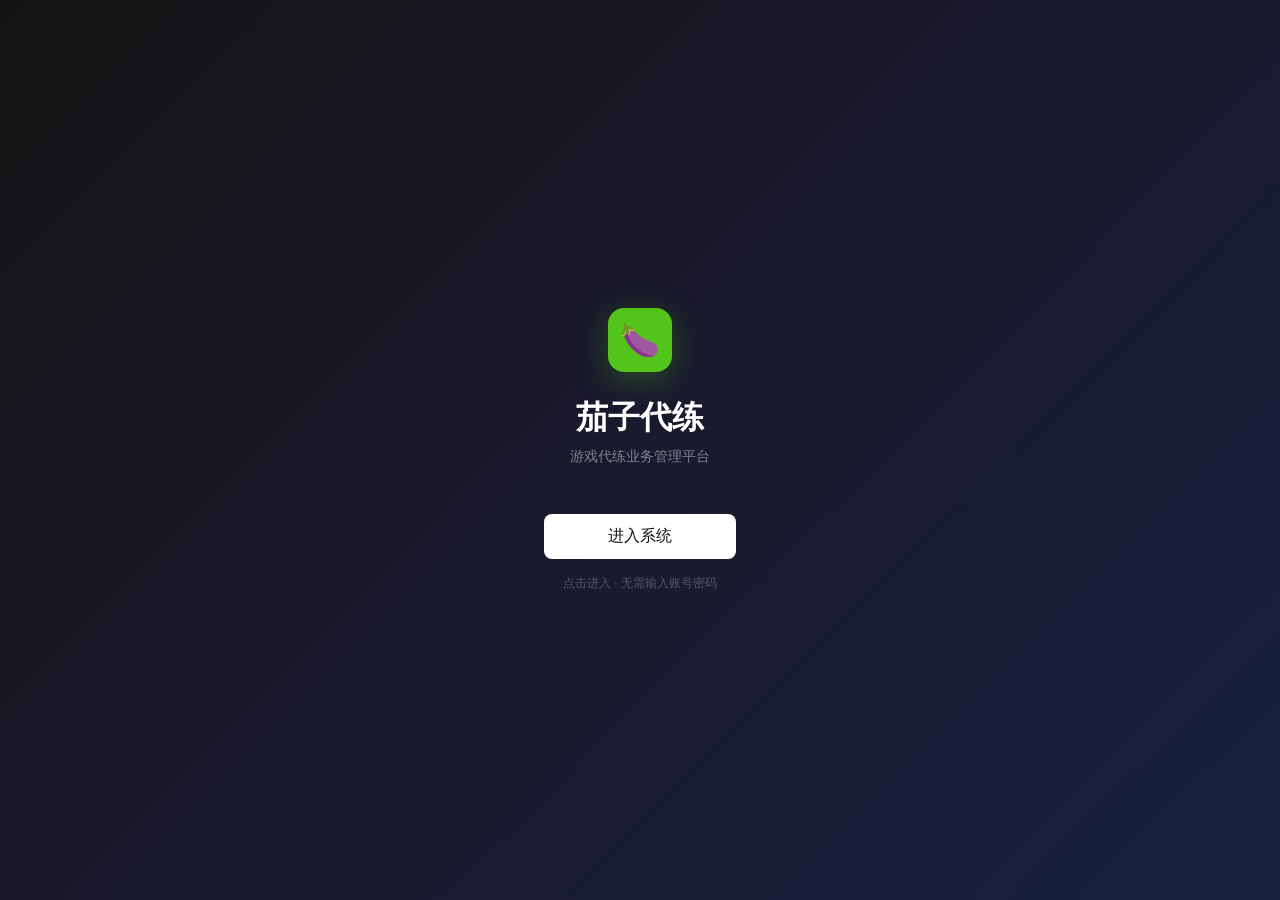
<file: prototype-v5.html>
<!DOCTYPE html>
<html lang="zh-CN">
<head>
<meta charset="UTF-8">
<meta name="viewport" content="width=device-width, initial-scale=1.0">
<title>茄子代练 v5 — 基于竞品优化</title>
<style>
*{margin:0;padding:0;box-sizing:border-box;}
body{font-family:-apple-system,BlinkMacSystemFont,"Segoe UI",Roboto,sans-serif;background:#f0f2f5;display:flex;height:100vh;overflow:hidden;}

/* 深色侧边栏 — v3 风格 */
.sidebar{width:220px;background:#001529;display:flex;flex-direction:column;flex-shrink:0;overflow-y:auto;height:100vh;}
.sidebar .logo{padding:16px;font-size:15px;font-weight:bold;color:#fff;border-bottom:1px solid rgba(255,255,255,0.06);display:flex;align-items:center;gap:8px;}
.sidebar .logo .dot{width:8px;height:8px;background:#52c41a;border-radius:50%;}
.sidebar .logo small{font-size:10px;color:rgba(255,255,255,0.35);font-weight:400;margin-left:4px;}
.nav-section{padding:8px 0;}
.nav-group-title{padding:8px 20px 4px;font-size:10px;color:rgba(255,255,255,0.25);text-transform:uppercase;letter-spacing:1.5px;}
.nav-link{padding:10px 20px;cursor:pointer;display:flex;align-items:center;gap:8px;font-size:13px;color:rgba(255,255,255,0.55);transition:all .15s;border-left:3px solid transparent;}
.nav-link:hover{color:#fff;background:rgba(255,255,255,0.04);}
.nav-link.active{color:#fff;background:rgba(255,255,255,0.08);border-left-color:#1890ff;}
.nav-link .badge{background:#f5222d;color:#fff;padding:1px 6px;border-radius:10px;font-size:10px;margin-left:auto;}
.nav-link .badge.warn{background:#fa8c16;}
.sidebar .user-info{margin-top:auto;padding:14px 16px;border-top:1px solid rgba(255,255,255,0.06);display:flex;align-items:center;gap:8px;font-size:12px;color:rgba(255,255,255,0.45);}

/* 主区域 */
.main-wrap{flex:1;display:flex;flex-direction:column;overflow:hidden;}
.topbar{background:#fff;padding:0 20px;height:48px;display:flex;align-items:center;justify-content:space-between;border-bottom:1px solid #f0f0f0;font-size:13px;flex-shrink:0;}
.topbar .title{font-weight:500;display:flex;align-items:center;gap:8px;}
.content{flex:1;overflow-y:auto;padding:20px;}

/* 角色切换 */
.role-switcher{position:relative;}
.role-dropdown{display:flex;align-items:center;gap:8px;padding:6px 14px;border-radius:6px;cursor:pointer;border:1px solid #e8e8e8;font-size:13px;transition:all .2s;user-select:none;background:#fafafa;}
.role-dropdown:hover{border-color:#1890ff;}
.role-dropdown .arrow{font-size:10px;color:#999;}
.role-dropdown .rdot{width:7px;height:7px;border-radius:50%;display:inline-block;}
.role-dropdown .rdot.ops{background:#1890ff;}
.role-dropdown .rdot.cs{background:#fa8c16;}
.role-dropdown .rdot.finance{background:#eb2f96;}
.role-menu{position:absolute;top:100%;right:0;margin-top:4px;background:#fff;border:1px solid #e8e8e8;border-radius:8px;padding:4px;min-width:200px;display:none;z-index:400;box-shadow:0 8px 24px rgba(0,0,0,.1);}
.role-menu.show{display:block;}
.role-menu-item{padding:10px 14px;cursor:pointer;border-radius:6px;font-size:13px;color:#333;display:flex;align-items:center;gap:10px;transition:all .15s;}
.role-menu-item:hover{background:#f5f5f5;}
.role-menu-item.active{background:#e6f7ff;color:#1890ff;}
.role-menu-item .check{margin-left:auto;font-size:11px;visibility:hidden;}
.role-menu-item.active .check{visibility:visible;}
.role-menu-item .rdot{width:7px;height:7px;border-radius:50%;display:inline-block;}
.role-menu-item .rdot.ops{background:#1890ff;}
.role-menu-item .rdot.cs{background:#fa8c16;}
.role-menu-item .rdot.finance{background:#eb2f96;}

.stat-cards{display:flex;gap:12px;margin-bottom:20px;flex-wrap:wrap;}
.stat-card{flex:1;min-width:130px;background:#fff;border-radius:8px;padding:18px;cursor:pointer;transition:all .2s;border:1px solid transparent;}
.stat-card:hover{border-color:#1890ff;box-shadow:0 2px 8px rgba(24,144,255,0.1);}
.stat-card .l{font-size:12px;color:#999;margin-bottom:8px;}
.stat-card .v{font-size:28px;font-weight:600;color:#262626;}
.stat-card .s{font-size:11px;margin-top:4px;}
.panel{background:#fff;border-radius:8px;margin-bottom:16px;box-shadow:0 1px 4px rgba(0,0,0,.04);}
.panel-hd{padding:14px 18px;border-bottom:1px solid #f0f0f0;display:flex;align-items:center;justify-content:space-between;font-size:14px;font-weight:500;}
.panel-bd{padding:16px 18px;}
.panel-bd.nopad{padding:0;}

table{width:100%;border-collapse:collapse;font-size:13px;}
th{background:#fafafa;padding:9px 10px;text-align:left;font-weight:500;color:#888;border-bottom:1px solid #f0f0f0;font-size:12px;white-space:nowrap;}
td{padding:9px 10px;border-bottom:1px solid #f5f5f5;}
tr.clickable{cursor:pointer;}tr.clickable:hover{background:#e6f7ff;}

.tag{display:inline-block;padding:2px 8px;border-radius:3px;font-size:11px;}
.tag-o{background:#fff7e6;color:#fa8c16;}.tag-b{background:#e6f7ff;color:#1890ff;}.tag-g{background:#f6ffed;color:#52c41a;}
.tag-r{background:#fff1f0;color:#f5222d;}.tag-p{background:#f9f0ff;color:#722ed1;}.tag-pink{background:#fff0f6;color:#eb2f96;}
.tag-gray{background:#f5f5f5;color:#999;}

.btn{display:inline-block;padding:7px 14px;border-radius:4px;border:1px solid #d9d9d9;background:#fff;color:#333;cursor:pointer;font-size:12px;transition:all .2s;}
.btn:hover{border-color:#1890ff;color:#1890ff;}
.btn-p{background:#1890ff;color:#fff;border-color:#1890ff;}.btn-p:hover{background:#40a9ff;color:#fff;}
.btn-s{background:#52c41a;color:#fff;border-color:#52c41a;}.btn-d{color:#f5222d;border-color:#f5222d;}.btn-d:hover{background:#fff1f0;}
.btn-w{color:#fa8c16;border-color:#fa8c16;}.btn-sm{padding:4px 10px;font-size:11px;}.btn-xs{padding:3px 8px;font-size:11px;}
.btn-group{display:flex;gap:6px;}

.form-group{margin-bottom:14px;}.form-label{display:block;font-size:12px;color:#333;margin-bottom:4px;font-weight:500;}.form-label .req{color:#f5222d;}
.form-input{width:100%;padding:7px 10px;border:1px solid #d9d9d9;border-radius:4px;font-size:13px;background:#fff;}
.form-input:focus{outline:none;border-color:#1890ff;box-shadow:0 0 0 2px rgba(24,144,255,0.15);}select.form-input{cursor:pointer;}
textarea.form-input{resize:vertical;min-height:70px;font-family:inherit;}.form-row{display:flex;gap:14px;}.form-row>*{flex:1;}
.opt-group{display:flex;gap:6px;flex-wrap:wrap;}
.opt-item{padding:6px 14px;border:1px solid #d9d9d9;border-radius:4px;cursor:pointer;font-size:12px;transition:all .2s;background:#fff;}
.opt-item:hover{border-color:#1890ff;}.opt-item.sel{background:#e6f7ff;color:#1890ff;border-color:#1890ff;}
.tabs{display:flex;gap:0;margin-bottom:14px;border-bottom:2px solid #f0f0f0;flex-wrap:wrap;}
.tab{padding:8px 14px;cursor:pointer;font-size:12px;color:#888;border-bottom:2px solid transparent;margin-bottom:-2px;transition:all .15s;}
.tab:hover{color:#1890ff;}.tab.active{color:#1890ff;border-bottom-color:#1890ff;font-weight:500;}.tab .cnt{font-size:11px;}
.tip{background:#fffbe6;border:1px solid #ffe58f;border-radius:8px;padding:12px 16px;font-size:12px;color:#666;margin-top:12px;}.tip strong{color:#fa8c16;}
.link{color:#1890ff;cursor:pointer;}.link:hover{color:#40a9ff;text-decoration:underline;}
.toast{position:fixed;top:60px;right:20px;padding:10px 18px;border-radius:4px;font-size:13px;z-index:9999;display:none;animation:fadeIn .3s;color:#fff;}
@keyframes fadeIn{from{opacity:0;transform:translateY(-8px);}to{opacity:1;transform:translateY(0);}}
.mt12{margin-top:12px;}.mb12{margin-bottom:12px;}

/* 登录页 */
.login-overlay{position:fixed;top:0;left:0;right:0;bottom:0;background:linear-gradient(135deg,#141414,#1a1a2e 50%,#16213e);z-index:9999;display:flex;align-items:center;justify-content:center;flex-direction:column;}
.login-overlay .login-box{text-align:center;}
.login-overlay .login-logo{width:64px;height:64px;background:#52c41a;border-radius:16px;display:flex;align-items:center;justify-content:center;margin:0 auto 24px;font-size:32px;box-shadow:0 8px 32px rgba(82,196,26,0.3);}
.login-overlay h1{font-size:32px;font-weight:bold;color:#fff;margin-bottom:8px;}
.login-overlay .sub{font-size:14px;color:rgba(255,255,255,0.45);margin-bottom:48px;}
.login-overlay .enter-btn{display:inline-block;padding:12px 64px;background:#fff;color:#141414;border-radius:8px;font-size:16px;font-weight:500;cursor:pointer;transition:all .2s;}
.login-overlay .enter-btn:hover{transform:scale(1.02);}
.login-overlay .hint{margin-top:16px;font-size:12px;color:rgba(255,255,255,0.25);}
</style>
</head>
<body>

<!-- 登录页 -->
<div class="login-overlay" id="login-overlay">
  <div class="login-box">
    <div class="login-logo">🍆</div>
    <h1>茄子代练</h1>
    <div class="sub">游戏代练业务管理平台</div>
    <div class="enter-btn" onclick="doLogin()">进入系统</div>
    <div class="hint">点击进入 · 无需输入账号密码</div>
  </div>
</div>

<!-- 侧边栏 -->
<aside class="sidebar" id="sidebar"></aside>

<!-- 主区域 -->
<div class="main-wrap">
  <div class="topbar">
    <span class="title" id="page-title">📊 工作台</span>
    <div style="display:flex;align-items:center;gap:12px;">
      <div class="role-switcher" id="role-switcher">
        <div class="role-dropdown" id="role-dropdown" onclick="toggleRoleMenu()">
          <span class="rdot ops"></span> 平台运营 <span class="arrow">▾</span>
        </div>
        <div class="role-menu" id="role-menu">
          <div class="role-menu-item active" data-role="ops"><span class="rdot ops"></span>平台运营<span class="check">✓</span></div>
          <div class="role-menu-item" data-role="cs"><span class="rdot cs"></span>平台客服<span class="check">✓</span></div>
          <div class="role-menu-item" data-role="finance"><span class="rdot finance"></span>平台财务<span class="check">✓</span></div>
        </div>
      </div>
      <span style="color:rgba(0,0,0,0.4);cursor:pointer;font-size:12px;" onclick="doLogout()">🚪 退出</span>
      <span style="color:#999;font-size:12px;">2026-05-20</span>
    </div>
  </div>
  <div class="content" id="content-area"></div>
</div>
<div class="toast" id="toast"></div>

<script>
var currentRole='ops',currentPage='dashboard',currentTab='全部';

var roleNames={ops:'平台运营',cs:'平台客服',finance:'平台财务'};
var roleDots={ops:'ops',cs:'cs',finance:'finance'};

var fullMenu=[
  { section:'工作台', items:[
    {id:'dashboard', icon:'📊', label:'数据概览'},
  ]},
  { section:'订单管理', items:[
    {id:'order-entry', icon:'➕', label:'录入订单'},
    {id:'order-list', icon:'📋', label:'订单列表', badge:'36'},
    {id:'order-pool', icon:'🌐', label:'外部订单池', badge:'15'},
    {id:'order-alert', icon:'🚨', label:'告警单', badge:'2', badgeWarn:true},
  ]},
  { section:'运营中心', items:[
    {id:'booster-mgmt', icon:'👥', label:'代练员管理'},
    {id:'booster-approval', icon:'🔍', label:'代练身份审核', badge:'3', badgeWarn:true},
    {id:'guild-mgmt', icon:'🏛️', label:'工会管理'},
  ]},
  { section:'财务管理', items:[
    {id:'finance-dashboard', icon:'📊', label:'结算概览'},
    {id:'booster-settlement', icon:'💳', label:'代练结算'},
    {id:'cs-settlement', icon:'💼', label:'客服结算'},
    {id:'guild-settlement', icon:'🏛️', label:'工会结算'},
    {id:'withdraw-audit', icon:'💵', label:'提现审核', badge:'5', badgeWarn:true},
  ]},
  { section:'系统设置', items:[
    {id:'game-config', icon:'🎮', label:'游戏配置'},
    {id:'role-mgmt', icon:'🔐', label:'角色管理'},
    {id:'position-mgmt', icon:'📌', label:'岗位管理'},
    {id:'org-mgmt', icon:'🏢', label:'机构管理'},
  ]},
  { section:'数据报表', items:[
    {id:'order-report', icon:'📈', label:'订单报表'},
  ]},
];

function renderSidebar(){
  var h='<div class="logo"><span class="dot"></span>茄子代练<small>·后台</small></div>';
  fullMenu.forEach(function(section){
    h+='<div class="nav-section"><div class="nav-group-title">'+section.section+'</div>';
    section.items.forEach(function(item){
      var bh='';if(item.badge){var bc=item.badgeWarn?'warn':'';bh=' <span class="badge '+bc+'">'+item.badge+'</span>';}
      h+='<a class="nav-link'+(currentPage===item.id?' active':'')+'" data-page="'+item.id+'">'+item.icon+' '+item.label+bh+'</a>';
    });
    h+='</div>';
  });
  h+='<div class="user-info">👤 '+roleNames[currentRole]+'</div>';
  document.getElementById('sidebar').innerHTML=h;
  document.querySelectorAll('.nav-link').forEach(function(lk){
    lk.addEventListener('click',function(e){
      e.preventDefault();
      currentPage=this.getAttribute('data-page');
      renderSidebar();
      renderContent();
    });
  });
}

function goPage(p){currentPage=p;currentTab='全部';renderSidebar();renderContent();}


function renderContent(){
  var titleMap={dashboard:'📊 工作台','order-list':'📋 订单列表','order-entry':'➕ 录入订单','order-pool':'🌐 外部订单池','order-alert':'🚨 告警单','booster-mgmt':'👥 代练员管理','booster-approval':'🔍 代练身份审核','guild-mgmt':'🏛️ 工会管理','finance-dashboard':'💰 结算概览','booster-settlement':'💳 代练结算','cs-settlement':'💼 客服结算','guild-settlement':'🏛️ 工会结算','withdraw-audit':'💵 提现审核','game-config':'🎮 游戏配置','role-mgmt':'🔐 角色管理','position-mgmt':'📌 岗位管理','org-mgmt':'🏢 机构管理','order-report':'📈 订单报表',data:'📊 数据报表'};
  document.getElementById('page-title').textContent=titleMap[currentPage]||currentPage;
  var c=document.getElementById('content-area');c.innerHTML='';
  var v=document.createElement('div');

  switch(currentPage){
    case 'dashboard':v.innerHTML=renderDashboard();break;
    case 'order-list':v.innerHTML=renderOrderList();break;
    case 'order-entry':v.innerHTML=renderOrderEntry();break;
    case 'order-pool':v.innerHTML=renderOrderPool();break;
    case 'order-alert':v.innerHTML=renderOrderAlert();break;
    case 'booster-mgmt':v.innerHTML=renderBoosterMgmt();break;
    case 'booster-approval':v.innerHTML=renderBoosterApproval();break;
    case 'guild-mgmt':v.innerHTML=renderGuildMgmt();break;
    case 'finance-dashboard':v.innerHTML=renderFinanceDashboard();break;
    case 'booster-settlement':v.innerHTML=renderBoosterSettlement();break;
    case 'cs-settlement':v.innerHTML=renderCSSettlement();break;
    case 'guild-settlement':v.innerHTML=renderGuildSettlement();break;
    case 'withdraw-audit':v.innerHTML=renderWithdrawAudit();break;
    case 'game-config':v.innerHTML=renderGameConfig();break;
    case 'role-mgmt':v.innerHTML=renderRoleMgmt();break;
    case 'position-mgmt':v.innerHTML=renderPositionMgmt();break;
    case 'org-mgmt':v.innerHTML=renderOrgMgmt();break;
    case 'order-report':v.innerHTML=renderOrderReport();break;
    default:v.innerHTML='<div class="panel"><div class="panel-bd" style="text-align:center;padding:80px;color:#999;">功能开发中</div></div>';
  }
  c.appendChild(v);
  bindInteractions();
}

// ==================== 工作台 ====================
function renderDashboard(){
  return `
    <div class="stat-cards">
      <div class="stat-card" onclick="goPage('order-list')"><div class="l">今日新增订单</div><div class="v">12</div><div class="s" style="color:#52c41a;">↑20%</div></div>
      <div class="stat-card"><div class="l">执行中订单</div><div class="v" style="color:#fa8c16;">28</div><div class="s">待验收 6 单 / 告警 2 单</div></div>
      <div class="stat-card"><div class="l">今日流水</div><div class="v" style="color:#52c41a;">¥8,920</div><div class="s">待结算 ¥3,200</div></div>
      <div class="stat-card" onclick="goPage('booster-mgmt')"><div class="l">在册代练员</div><div class="v" style="color:#1890ff;">15</div><div class="s">在线 8 人 / 3 工会</div></div>
    </div>
    <div class="stat-cards">
      <div class="stat-card" onclick="goPage('order-entry')" style="display:flex;align-items:center;gap:12px;">
        <div style="width:40px;height:40px;background:#e6f7ff;border-radius:8px;display:flex;align-items:center;justify-content:center;font-size:18px;">➕</div>
        <div><div style="font-size:14px;font-weight:500;">录入订单</div><div style="font-size:11px;color:#999;">手动 / Excel / API 导入</div></div>
      </div>
      <div class="stat-card" onclick="goPage('booster-approval')" style="display:flex;align-items:center;gap:12px;border-color:#f5222d;">
        <div style="width:40px;height:40px;background:#fff1f0;border-radius:8px;display:flex;align-items:center;justify-content:center;font-size:18px;">🔍</div>
        <div><div style="font-size:14px;font-weight:500;">待审核代练</div><div style="font-size:11px;color:#f5222d;">3 人待审核</div></div>
      </div>
    </div>
    <div class="panel"><div class="panel-hd">最近订单<a class="link" onclick="goPage('order-list')">查看全部 →</a></div>
      <div class="panel-bd nopad">
        <table><thead><tr><th>订单号</th><th>服务</th><th>来源</th><th>客户</th><th>金额</th><th>资产进度</th><th>状态</th></tr></thead><tbody>
          <tr class="clickable" onclick="goPage('order-list')"><td class="link">#QZ20260520001</td><td>排位上分</td><td><span class="tag tag-o">私域</span></td><td>张先生</td><td>¥298</td><td>-</td><td><span class="tag tag-gray">待审核</span></td></tr>
          <tr class="clickable" onclick="goPage('order-list')"><td class="link">#QZ20260517008</td><td>任务代打</td><td><span class="tag tag-b">咸鱼</span></td><td>匿名</td><td>¥150</td><td>6/10 任务</td><td><span class="tag tag-b">执行中</span></td></tr>
          <tr class="clickable" onclick="goPage('order-list')"><td class="link">#QZ20260519003</td><td>装备刷取</td><td><span class="tag tag-g">三方</span></td><td>赵六</td><td>¥520</td><td>2/3 套装</td><td><span class="tag tag-o">待验收</span></td></tr>
        </tbody></table>
      </div>
    </div>
  `;
}

// ==================== 订单列表（竞品风格，22列精简为关键列） ====================
function renderOrderList(){
  var allTabs=['全部','内部录入','上家抢单','外部抢单','告警单'];
  var rows=[
    {id:'#QZ20260520001',svc:'排位上分·青铜→钻石',cust:'张先生',amt:'¥298',booster:'-',guild:'-',src:'私域',tab:'内部录入',progress:'-',status:'待审核',st:'tag-gray',time:'10:32',hasAlert:false},
    {id:'#QZ20260520003',svc:'账号练级·Lv.1→30',cust:'匿名',amt:'¥650',booster:'-',guild:'三角洲工会A组',src:'三方平台',tab:'内部录入',progress:'-',status:'待审核',st:'tag-gray',time:'11:50',hasAlert:false},
    {id:'#QZ20260520005',svc:'排位上分·铂金→钻石',cust:'匿名',amt:'¥350',booster:'-',guild:'-',src:'咸鱼',tab:'上家抢单',progress:'-',status:'待审核',st:'tag-gray',time:'14:20',hasAlert:false},
    {id:'#QZ20260519002',svc:'任务代打·周常全清',cust:'李四',amt:'¥150',booster:'王代练',guild:'-',src:'咸鱼',tab:'上家抢单',progress:'6/10任务',status:'执行中',st:'tag-b',time:'昨天',hasAlert:false},
    {id:'#QZ20260518012',svc:'排位上分·黄金→铂金',cust:'匿名',amt:'¥200',booster:'王代练',guild:'-',src:'私域',tab:'内部录入',progress:'黄金1→铂金5·80%',status:'执行中',st:'tag-b',time:'05-18',hasAlert:false},
    {id:'#QZ20260517008',svc:'任务代打·日常任务',cust:'李四',amt:'¥150',booster:'刘代练',guild:'三角洲工会A组',src:'咸鱼',tab:'外部抢单',progress:'80%',status:'执行中',st:'tag-b',time:'05-17',hasAlert:true},
    {id:'#QZ20260518003',svc:'装备刷取·指定套装x3',cust:'匿名',amt:'¥520',booster:'赵代练',guild:'三角洲工会A组',src:'三方平台',tab:'内部录入',progress:'1/3套装·33%',status:'执行中',st:'tag-b',time:'05-18',hasAlert:false},
    {id:'#QZ20260519003',svc:'装备刷取·指定套装x3',cust:'赵六',amt:'¥520',booster:'刘代练',guild:'三角洲工会A组',src:'三方平台',tab:'内部录入',progress:'2/3套装',status:'待验收',st:'tag-o',time:'05-17',hasAlert:false},
    {id:'#QZ20260516005',svc:'排位上分·钻石→黑鹰',cust:'匿名',amt:'¥800',booster:'陈代练',guild:'-',src:'私域',tab:'内部录入',progress:'100%',status:'待验收',st:'tag-o',time:'05-16',hasAlert:false},
    {id:'#QZ20260515008',svc:'排位上分·青铜→钻石',cust:'匿名',amt:'¥450',booster:'刘代练',guild:'三角洲工会A组',src:'三方平台',tab:'外部抢单',progress:'100%',status:'待结算',st:'tag-r',time:'05-15',hasAlert:false},
    {id:'#QZ20260514006',svc:'账号练级·Lv.1→40',cust:'匿名',amt:'¥880',booster:'王代练',guild:'-',src:'私域',tab:'上家抢单',progress:'100%',status:'待结算',st:'tag-r',time:'05-14',hasAlert:false},
    {id:'#QZ20260513004',svc:'任务代打·周常全清',cust:'匿名',amt:'¥120',booster:'孙代练',guild:'三角洲工会B组',src:'三方平台',tab:'外部抢单',progress:'100%',status:'待结算',st:'tag-r',time:'05-13',hasAlert:false},
    {id:'#QZ20260510001',svc:'排位上分·黄金→铂金',cust:'匿名',amt:'¥300',booster:'王代练',guild:'-',src:'三方平台',tab:'内部录入',progress:'100%',status:'已完成',st:'tag-g',time:'05-10',hasAlert:false},
    {id:'#QZ2026050805',svc:'账号练级·Lv.1→30',cust:'匿名',amt:'¥450',booster:'陈代练',guild:'-',src:'私域',tab:'内部录入',progress:'100%',status:'已完成',st:'tag-g',time:'05-08',hasAlert:false},
    {id:'#QZ2026050502',svc:'装备刷取·指定装备x2',cust:'匿名',amt:'¥500',booster:'周代练',guild:'三角洲工会B组',src:'咸鱼',tab:'上家抢单',progress:'100%',status:'已完成',st:'tag-g',time:'05-05',hasAlert:false},
  ];
  var activeTab=currentTab||'全部';
  var filtered=activeTab==='全部'?rows:rows.filter(function(r){return r.tab===activeTab;});

  return `
    <div class="tabs">${allTabs.map(function(t){var cls=t===activeTab?' class="tab active"':' class="tab"';return '<a'+cls+' onclick="switchTab(\''+t+'\')">'+t+'<span class="cnt">'+(t==='全部'?rows.length:rows.filter(function(r){return r.tab===t;}).length)+'</span></a>';}).join('')}</div>
    <div style="display:flex;justify-content:space-between;margin-bottom:12px;">
      <div class="btn-group">
        ${currentRole==='ops'?'<button class="btn btn-p" onclick="goPage(\'order-entry\')">+ 录入订单</button>':''}
        <button class="btn btn-sm">指派打手</button>
        <button class="btn btn-sm">改状态</button>
        <button class="btn btn-sm">批量操作</button>
      </div>
      <div style="display:flex;gap:6px;"><input class="form-input" style="width:180px;" placeholder="订单号/标题..."><input class="form-input" style="width:120px;" placeholder="游戏..."><button class="btn btn-p btn-sm">搜索</button></div>
    </div>
    <div class="panel"><div class="panel-bd nopad">
      <table><thead><tr><th>订单号</th><th>订单标题</th><th>状态</th><th>资产进度</th><th>当前打手</th><th>所属工会</th><th>订单金额</th><th>来源</th><th>客户</th><th>时间</th><th>操作</th></tr></thead><tbody>
        ${filtered.map(function(r){var g=r.guild&&r.guild!=='-'?'<span class="tag tag-p">'+r.guild+'</span>':'-';return '<tr class="clickable">'+(r.hasAlert?'<td><span class="link">'+r.id+'</span> 🚨</td>':'<td class="link">'+r.id+'</td>')+'<td>'+r.svc+'</td><td><span class="tag '+r.st+'">'+r.status+'</span></td><td>'+r.progress+'</td><td>'+r.booster+'</td><td>'+g+'</td><td>'+r.amt+'</td><td>'+r.src+'</td><td>'+r.cust+'</td><td>'+r.time+'</td><td>'+(currentRole==='cs'?actionBtns(r.status):'<a class="btn btn-xs">查看</a>')+'</td></tr>';}).join('')}
      </tbody></table>
    </div></div>
    <div style="display:flex;justify-content:space-between;font-size:12px;color:#999;"><span>共 ${filtered.length} 条</span></div>
  `;
}

function actionBtns(status){
  switch(status){
    case '待审核':return '<a class="btn btn-xs btn-p" onclick="toast(event,\'审核中\')">审核</a> <a class="btn btn-xs btn-d" onclick="toast(event,\'已关单\')">关单</a>';
    case '待验收':return '<a class="btn btn-xs btn-s" onclick="toast(event,\'验收通过\')">通过</a> <a class="btn btn-xs btn-d" onclick="toast(event,\'已退回\')">退回</a>';
    case '待结算':return '<a class="btn btn-xs btn-s" onclick="toast(event,\'已结算\')">结算</a>';
    default:return '<a class="btn btn-xs">查看</a>';
  }
}

function switchTab(t){currentTab=t;renderContent();}

// ==================== 录入订单（三区域布局） ====================
function renderOrderEntry(){
  return `
    <div style="display:flex;align-items:center;gap:8px;margin-bottom:12px;font-size:13px;color:#999;">订单管理 &gt; 录入订单</div>
    <div style="display:flex;gap:16px;align-items:flex-start;">
      <!-- 左：复制粘贴 + 识别 -->
      <div style="flex:1;">
        <div class="panel" style="border:2px solid #1890ff;">
          <div class="panel-hd" style="background:#e6f7ff;">📋 复制粘贴区域</div>
          <div class="panel-bd">
            <div class="form-group"><div class="form-label">粘贴订单内容 <span class="req">*</span></div>
              <textarea class="form-input" style="min-height:160px;font-size:13px;" placeholder="粘贴聊天记录或订单文本，系统自动识别关键字段&#10;&#10;示例：&#10;三角洲行动 排位上分 青铜3→钻石1&#10;QQ区 角色名：张三&#10;客户手机：138xxxx1234&#10;金额：298元 3天内完成"></textarea>
            </div>
            <button class="btn btn-p" onclick="toast(event,'✓ 已识别：三角洲·排位上分·青铜→钻石·QQ区·¥298')" style="width:100%;">🔍 识别订单内容</button>
            <div style="margin-top:12px;font-size:12px;color:#999;">💡 支持从微信/QQ/咸鱼聊天记录粘贴，自动提取游戏、区服、段位、金额等信息</div>
          </div>
        </div>
      </div>

      <!-- 右：账号信息 + 商品信息 -->
      <div style="flex:1.6;display:flex;flex-direction:column;gap:16px;">
        <!-- 账号信息区域 -->
        <div class="panel">
          <div class="panel-hd" style="background:#fafafa;">👤 账号信息</div>
          <div class="panel-bd">
            <div class="form-row">
              <div class="form-group"><div class="form-label">选择游戏 <span class="req">*</span></div>
                <select class="form-input"><option>三角洲行动端游</option></select>
              </div>
              <div class="form-group"><div class="form-label">选择平台</div>
                <select class="form-input"><option>WeGame</option></select>
              </div>
            </div>
            <div class="form-row">
              <div class="form-group"><div class="form-label">选择区服 <span class="req">*</span></div>
                <select class="form-input"><option>QQ账号</option><option>微信账号</option></select>
              </div>
              <div class="form-group"><div class="form-label">上号方式 <span class="req">*</span></div>
                <select class="form-input"><option>扫码上号</option><option>验证码上号</option></select>
              </div>
            </div>
            <div class="form-row">
              <div class="form-group"><div class="form-label">角色名称</div>
                <input class="form-input" placeholder="游戏内角色名（0/100）">
              </div>
              <div class="form-group"><div class="form-label">用户手机号</div>
                <input class="form-input" placeholder="客户手机号">
              </div>
            </div>
          </div>
        </div>

        <!-- 商品信息区域 -->
        <div class="panel">
          <div class="panel-hd" style="background:#fafafa;">🛒 商品信息</div>
          <div class="panel-bd">
            <div class="form-row">
              <div class="form-group"><div class="form-label">订单类型 <span class="req">*</span></div>
                <div class="opt-group"><span class="opt-item sel">代练</span><span class="opt-item">陪玩</span></div>
              </div>
              <div class="form-group"><div class="form-label">商品信息 <span class="req">*</span></div>
                <div class="opt-group"><span class="opt-item sel">排位上分</span><span class="opt-item">任务代打</span><span class="opt-item">账号练级</span><span class="opt-item">装备刷取</span></div>
              </div>
            </div>
            <div class="form-group"><div class="form-label">标题 <span class="req">*</span></div>
              <input class="form-input" placeholder="如：三角洲排位青铜3→钻石1 3天内完成">
            </div>
            <div class="form-row">
              <div class="form-group"><div class="form-label">选择订单来源 <span class="req">*</span></div>
                <select class="form-input"><option>内部录入</option><option>上家抢单</option><option>外部抢单</option></select>
              </div>
              <div class="form-group"><div class="form-label">订单来源编号</div>
                <input class="form-input" placeholder="来源平台订单号（0/100）">
              </div>
            </div>
            <div class="form-row">
              <div class="form-group"><div class="form-label">用户支付金额(元) <span class="req">*</span></div>
                <input class="form-input" placeholder="客户实际支付" type="number">
              </div>
              <div class="form-group"><div class="form-label">订单录入金额(元) <span class="req">*</span></div>
                <input class="form-input" placeholder="系统录入金额" type="number">
              </div>
              <div class="form-group"><div class="form-label">预计利润(元)</div>
                <input class="form-input" value="自动计算" disabled style="background:#f5f5f5;color:#999;">
              </div>
            </div>
            <div class="form-row">
              <div class="form-group"><div class="form-label">代练哈夫币数量(M)</div>
                <input class="form-input" placeholder="1M = 100W">
              </div>
              <div class="form-group"><div class="form-label">订单备注</div>
                <input class="form-input" placeholder="备注（0/100）">
              </div>
            </div>
            <div class="form-row">
              <div class="form-group"><div class="form-label">接单方式</div>
                <select class="form-input"><option>指派打手</option><option>指定下家工作室</option></select>
              </div>
              <div class="form-group"><div class="form-label">指派归属客服</div>
                <select class="form-input"><option>请选择</option><option>小李</option></select>
              </div>
            </div>
            <div class="form-row">
              <div class="form-group"><div class="form-label">打手指派 / 下家工作室</div>
                <select class="form-input"><option>请选择</option><option>王代练</option><option>刘代练</option><option>陈代练</option><option>三角洲工会A组</option><option>三角洲工会B组</option></select>
              </div>
              <div class="form-group"><div class="form-label">群聊图片</div>
                <div style="border:2px dashed #d9d9d9;border-radius:4px;padding:10px;text-align:center;cursor:pointer;color:#999;font-size:12px;">📎 点击上传</div>
              </div>
            </div>
          </div>
        </div>

        <!-- 操作按钮 -->
        <div style="display:flex;justify-content:flex-end;gap:8px;">
          <button class="btn" onclick="toast(event,'已保存草稿')">保存草稿</button>
          <button class="btn btn-p" onclick="toast(event,'✓ 订单发布成功');goPage('order-list')">发布订单</button>
        </div>
      </div>
    </div>
  `;
}

// ==================== 外部订单池 ====================
function renderOrderPool(){
  return `
    <div style="display:flex;gap:8px;margin-bottom:14px;">
      <select class="form-input" style="width:auto;"><option>全部游戏</option><option>三角洲行动</option></select>
      <select class="form-input" style="width:auto;"><option>全部区服</option><option>QQ账号</option></select>
      <select class="form-input" style="width:auto;"><option>全部类型</option><option>代练</option></select>
      <input class="form-input" style="width:160px;" placeholder="订单编号">
      <button class="btn btn-p btn-sm">查询</button>
    </div>
    <div class="panel"><div class="panel-hd">外部订单池（15单）</div><div class="panel-bd nopad">
      <table><thead><tr><th>订单编号</th><th>订单标题</th><th>游戏</th><th>区服</th><th>类型</th><th>订单金额</th><th>时长要求</th><th>发布时间</th><th>保证金</th><th>操作</th></tr></thead><tbody>
        <tr><td class="link">EXT-001</td><td>三角洲排位黄金→钻石</td><td>三角洲</td><td>QQ</td><td>代练</td><td>¥350</td><td>7天</td><td>5分钟前</td><td>¥50</td><td><a class="btn btn-xs btn-p" onclick="toast(event,'✓ 已抢单')">抢单</a></td></tr>
        <tr><td class="link">EXT-002</td><td>三角洲装备刷取x3</td><td>三角洲</td><td>微信</td><td>代练</td><td>¥520</td><td>3天</td><td>12分钟前</td><td>¥80</td><td><a class="btn btn-xs btn-p" onclick="toast(event,'✓ 已抢单')">抢单</a></td></tr>
        <tr><td class="link">EXT-003</td><td>三角洲账号练级1→30</td><td>三角洲</td><td>QQ</td><td>代练</td><td>¥650</td><td>10天</td><td>25分钟前</td><td>¥100</td><td><a class="btn btn-xs btn-p" onclick="toast(event,'✓ 已抢单')">抢单</a></td></tr>
      </tbody></table>
    </div></div>
  `;
}

// ==================== 告警单 ====================
function renderOrderAlert(){
  return `
    <div class="panel"><div class="panel-hd">🚨 告警单（2单）</div><div class="panel-bd nopad">
      <table><thead><tr><th>订单号</th><th>订单标题</th><th>当前打手</th><th>告警原因</th><th>告警时间</th><th>状态</th><th>操作</th></tr></thead><tbody>
        <tr><td class="link">#QZ20260517008</td><td>任务代打·日常任务</td><td>刘代练</td><td>资产进度异常：已超时2天未更新</td><td>05-19 08:00</td><td><span class="tag tag-o">执行中</span></td><td><a class="btn btn-xs">查看</a> <a class="btn btn-xs btn-d">屏蔽</a></td></tr>
        <tr><td class="link">#QZ20260516005</td><td>排位上分·铂金→钻石</td><td>赵代练</td><td>客户投诉：代练掉分</td><td>05-18 14:00</td><td><span class="tag tag-r">待处理</span></td><td><a class="btn btn-xs">查看</a> <a class="btn btn-xs btn-d">屏蔽</a></td></tr>
      </tbody></table>
    </div></div>
  `;
}

// ==================== 代练员管理 ====================
function renderBoosterMgmt(){
  return `
    <div style="display:flex;justify-content:space-between;margin-bottom:14px;">
      <div class="btn-group"><button class="btn btn-p">+ 添加代练</button><button class="btn">批量生成</button><button class="btn">导出</button></div>
      <div style="display:flex;gap:8px;"><select class="form-input" style="width:120px;"><option>全部工会</option><option>三角洲工会A组</option></select><select class="form-input" style="width:100px;"><option>全部状态</option><option>已审核</option><option>待审核</option></select><input class="form-input" style="width:160px;" placeholder="搜索..."></div>
    </div>
    <div class="panel"><div class="panel-bd nopad">
      <table><thead><tr><th>账号</th><th>昵称</th><th>手机号</th><th>所属工会</th><th>岗位</th><th>身份状态</th><th>提成/抽佣</th><th>抽佣模式</th><th>接单数</th><th>好评率</th><th>操作</th></tr></thead><tbody>
        <tr><td style="font-weight:500;">wang_dl</td><td>王代练</td><td>138****1234</td><td>-</td><td>打手</td><td><span class="tag tag-g">已审核</span></td><td>70%</td><td>百分比</td><td>43</td><td>98.5%</td><td><a class="btn btn-xs">查看</a> <a class="btn btn-xs">编辑</a></td></tr>
        <tr><td style="font-weight:500;">liu_dl</td><td>刘代练</td><td>139****5678</td><td><span class="tag tag-p">三角洲工会A组</span></td><td>打手</td><td><span class="tag tag-g">已审核</span></td><td>70%</td><td>百分比</td><td>28</td><td>96.2%</td><td><a class="btn btn-xs">查看</a> <a class="btn btn-xs">编辑</a></td></tr>
        <tr><td style="font-weight:500;">chen_dl</td><td>陈代练</td><td>137****9012</td><td>-</td><td>打手</td><td><span class="tag tag-g">已审核</span></td><td>65%</td><td>百分比</td><td>35</td><td>99.1%</td><td><a class="btn btn-xs">查看</a> <a class="btn btn-xs">编辑</a></td></tr>
        <tr><td style="font-weight:500;">zhao_dl</td><td>赵代练</td><td>136****3456</td><td><span class="tag tag-p">三角洲工会A组</span></td><td>打手</td><td><span class="tag tag-g">已审核</span></td><td>70%</td><td>百分比</td><td>22</td><td>97.3%</td><td><a class="btn btn-xs">查看</a> <a class="btn btn-xs">编辑</a></td></tr>
        <tr><td style="font-weight:500;">sun_dl</td><td>孙代练</td><td>135****7890</td><td><span class="tag tag-p">三角洲工会B组</span></td><td>打手</td><td><span class="tag tag-g">已审核</span></td><td>60%</td><td>百分比</td><td>18</td><td>95.8%</td><td><a class="btn btn-xs">查看</a> <a class="btn btn-xs">编辑</a></td></tr>
        <tr><td style="font-weight:500;">zhou_dl</td><td>周代练</td><td>134****2345</td><td><span class="tag tag-p">三角洲工会B组</span></td><td>打手</td><td><span class="tag tag-g">已审核</span></td><td>60%</td><td>百分比</td><td>15</td><td>94.2%</td><td><a class="btn btn-xs">查看</a> <a class="btn btn-xs">编辑</a></td></tr>
        <tr><td style="font-weight:500;">new_a</td><td>新代练A</td><td>136****0001</td><td><span class="tag tag-p">三角洲工会A组</span></td><td>打手</td><td><span class="tag tag-o">待审核</span></td><td>70%</td><td>百分比</td><td>-</td><td>-</td><td><a class="btn btn-xs btn-s" onclick="toast(event,'审核通过')">通过</a> <a class="btn btn-xs btn-d" onclick="toast(event,'已驳回')">驳回</a></td></tr>
        <tr><td style="font-weight:500;">new_b</td><td>新代练B</td><td>137****0002</td><td>-</td><td>打手</td><td><span class="tag tag-o">待审核</span></td><td>65%</td><td>百分比</td><td>-</td><td>-</td><td><a class="btn btn-xs btn-s" onclick="toast(event,'审核通过')">通过</a> <a class="btn btn-xs btn-d" onclick="toast(event,'已驳回')">驳回</a></td></tr>
      </tbody></table>
    </div></div>
  `;
}

// ==================== 代练身份审核 ====================
function renderBoosterApproval(){
  return `
    <div class="panel"><div class="panel-hd">🔍 待审核代练身份（3人）</div><div class="panel-bd nopad">
      <table><thead><tr><th>账号</th><th>昵称</th><th>手机号</th><th>申请工会</th><th>添加人</th><th>游戏特长</th><th>申请时间</th><th>操作</th></tr></thead><tbody>
        <tr><td>new_a</td><td>新代练A</td><td>136****0001</td><td><span class="tag tag-p">三角洲工会A组</span></td><td>张会长</td><td>三角洲·排位</td><td>05-20 09:00</td><td><a class="btn btn-xs btn-s" onclick="toast(event,'✓ 审核通过')">通过</a> <a class="btn btn-xs btn-d" onclick="toast(event,'已驳回')">驳回</a></td></tr>
        <tr><td>new_b</td><td>新代练B</td><td>137****0002</td><td>-（独立）</td><td>运营小周</td><td>三角洲·综合</td><td>05-20 10:30</td><td><a class="btn btn-xs btn-s" onclick="toast(event,'✓ 审核通过')">通过</a> <a class="btn btn-xs btn-d" onclick="toast(event,'已驳回')">驳回</a></td></tr>
        <tr><td>new_c</td><td>新代练C</td><td>135****0003</td><td><span class="tag tag-p">三角洲工会B组</span></td><td>李会长</td><td>三角洲·任务</td><td>05-20 11:00</td><td><a class="btn btn-xs btn-s" onclick="toast(event,'✓ 审核通过')">通过</a> <a class="btn btn-xs btn-d" onclick="toast(event,'已驳回')">驳回</a></td></tr>
      </tbody></table>
    </div></div>
  `;
}

// ==================== 工会管理 ====================
function renderGuildMgmt(){
  return `
    <div style="display:flex;justify-content:space-between;margin-bottom:14px;">
      <button class="btn btn-p">+ 新建工会</button>
      <input class="form-input" style="width:200px;" placeholder="搜索工会...">
    </div>
    <div class="panel"><div class="panel-bd nopad">
      <table><thead><tr><th>工会名称</th><th>管理员</th><th>代练人数</th><th>本月订单</th><th>本月流水</th><th>待结算</th><th>上级机构</th><th>状态</th><th>操作</th></tr></thead><tbody>
        <tr><td style="font-weight:500;">三角洲工会A组</td><td>张会长</td><td>8</td><td>45</td><td>¥18,500</td><td>¥4,200</td><td>-</td><td><span class="tag tag-g">正常</span></td><td><a class="btn btn-xs">查看</a> <a class="btn btn-xs">编辑</a></td></tr>
        <tr><td style="font-weight:500;">三角洲工会B组</td><td>李会长</td><td>5</td><td>28</td><td>¥9,800</td><td>¥2,100</td><td>-</td><td><span class="tag tag-g">正常</span></td><td><a class="btn btn-xs">查看</a> <a class="btn btn-xs">编辑</a></td></tr>
      </tbody></table>
    </div></div>
    <div class="tip"><strong>💡 机构关联：</strong>工会可关联到组织架构中的机构（见系统设置→机构管理），形成工作室树形组织关系。</div>
  `;
}

// ==================== 财务——结算概览 ====================
function renderFinanceDashboard(){
  return `
    <div class="stat-cards">
      <div class="stat-card"><div class="l">待结算金额</div><div class="v" style="color:#fa8c16;">¥6,300</div><div class="s">代练 ¥4,200 / 工会 ¥2,100</div></div>
      <div class="stat-card" onclick="goPage('withdraw-audit')"><div class="l">待审核提现</div><div class="v" style="color:#f5222d;">5</div><div class="s">¥8,500</div></div>
      <div class="stat-card"><div class="l">本月支出</div><div class="v" style="color:#eb2f96;">¥32,800</div></div>
      <div class="stat-card"><div class="l">本月平台收入</div><div class="v" style="color:#52c41a;">¥52,000</div></div>
    </div>
    <div class="panel"><div class="panel-hd">待处理结算</div><div class="panel-bd nopad">
      <table><thead><tr><th>类型</th><th>对象</th><th>订单数</th><th>金额</th><th>申请时间</th><th>操作</th></tr></thead><tbody>
        <tr><td><span class="tag tag-pink">代练结算</span></td><td>王代练</td><td>3</td><td>¥1,500</td><td>05-20</td><td><a class="btn btn-xs btn-s" onclick="goPage('booster-settlement')">结算</a></td></tr>
        <tr><td><span class="tag tag-pink">客服结算</span></td><td>小李</td><td>18</td><td>¥2,700</td><td>05-20</td><td><a class="btn btn-xs btn-s" onclick="goPage('cs-settlement')">结算</a></td></tr>
        <tr><td><span class="tag tag-p">工会结算</span></td><td>三角洲工会A组</td><td>12</td><td>¥4,200</td><td>05-19</td><td><a class="btn btn-xs btn-s" onclick="goPage('guild-settlement')">结算</a></td></tr>
      </tbody></table>
    </div></div>
  `;
}

// ==================== 代练结算 ====================
function renderBoosterSettlement(){
  return `
    <div style="display:flex;gap:8px;margin-bottom:14px;">
      <select class="form-input" style="width:auto;"><option>全部状态</option><option>待结算</option><option>已结算</option></select>
      <input class="form-input" style="width:160px;" placeholder="打手名称"><input class="form-input" style="width:160px;" placeholder="订单号">
      <button class="btn btn-p btn-sm">查询</button><button class="btn btn-sm">重置</button>
    </div>
    <div class="panel"><div class="panel-hd">💳 代练结算</div><div class="panel-bd nopad">
      <table><thead><tr><th>打手名称</th><th>客户支付</th><th>录入金额</th><th>应结算</th><th>订单号</th><th>结算状态</th><th>订单来源</th><th>等待时长</th><th>操作</th></tr></thead><tbody>
        <tr><td>王代练</td><td>¥500</td><td>¥400</td><td style="font-weight:500;">¥280</td><td>#QZ20260514006</td><td><span class="tag tag-o">待结算</span></td><td>私域</td><td>2天</td><td><a class="btn btn-xs btn-s" onclick="toast(event,'✓ 已结算 ¥280')">结算</a></td></tr>
        <tr><td>刘代练</td><td>¥520</td><td>¥450</td><td style="font-weight:500;">¥315</td><td>#QZ20260515008</td><td><span class="tag tag-o">待结算</span></td><td>三方</td><td>1天</td><td><a class="btn btn-xs btn-s" onclick="toast(event,'✓ 已结算 ¥315')">结算</a></td></tr>
      </tbody></table>
    </div></div>
    <div style="display:flex;gap:8px;margin-top:8px;"><button class="btn btn-s" onclick="toast(event,'✓ 批量结算完成')">批量结算（2笔）</button></div>
  `;
}

// ==================== 客服结算 ====================
function renderCSSettlement(){
  return `
    <div class="panel"><div class="panel-hd">💼 客服结算</div><div class="panel-bd nopad">
      <table><thead><tr><th>人员名称</th><th>客户支付</th><th>录入金额</th><th>应结算</th><th>订单号</th><th>结算状态</th><th>订单来源</th><th>等待时长</th><th>操作</th></tr></thead><tbody>
        <tr><td>小李</td><td>¥18,500</td><td>¥15,000</td><td style="font-weight:500;">¥2,700</td><td>18单</td><td><span class="tag tag-o">待结算</span></td><td>综合</td><td>1天</td><td><a class="btn btn-xs btn-s" onclick="toast(event,'✓ 已结算 ¥2,700')">结算</a></td></tr>
      </tbody></table>
    </div></div>
    <div style="display:flex;gap:8px;margin-top:8px;"><button class="btn btn-s" onclick="toast(event,'✓ 批量结算完成')">批量结算</button></div>
  `;
}

// ==================== 工会结算 ====================
function renderGuildSettlement(){
  return `
    <div class="panel"><div class="panel-hd">🏛️ 工会结算</div><div class="panel-bd nopad">
      <table><thead><tr><th>工会</th><th>已完成订单</th><th>订单总额</th><th>结算规则</th><th>结算金额</th><th>收款账户</th><th>操作</th></tr></thead><tbody>
        <tr><td>三角洲工会A组</td><td>12</td><td>¥6,000</td><td>工会分成70%</td><td style="font-weight:500;">¥4,200</td><td>张会长 6222****1234</td><td><a class="btn btn-xs btn-s" onclick="toast(event,'✓ 已打款 ¥4,200')">确认打款</a></td></tr>
        <tr><td>三角洲工会B组</td><td>6</td><td>¥3,000</td><td>工会分成70%</td><td style="font-weight:500;">¥2,100</td><td>李会长 6222****5678</td><td><a class="btn btn-xs btn-s" onclick="toast(event,'✓ 已打款 ¥2,100')">确认打款</a></td></tr>
      </tbody></table>
    </div></div>
  `;
}

// ==================== 提现审核 ====================
function renderWithdrawAudit(){
  return `
    <div class="panel"><div class="panel-hd">💵 提现审核</div><div class="panel-bd nopad">
      <table><thead><tr><th>申请人</th><th>类型</th><th>金额</th><th>收款方式</th><th>收款账号</th><th>申请时间</th><th>操作</th></tr></thead><tbody>
        <tr><td>王代练</td><td>独立代练</td><td>¥1,500</td><td>微信</td><td>wang***</td><td>05-20 10:00</td><td><a class="btn btn-xs btn-s" onclick="toast(event,'✓ 已打款')">通过</a> <a class="btn btn-xs btn-d" onclick="toast(event,'已驳回')">驳回</a></td></tr>
        <tr><td>刘代练</td><td>独立代练</td><td>¥2,000</td><td>支付宝</td><td>liu***</td><td>05-19 16:00</td><td><a class="btn btn-xs btn-s" onclick="toast(event,'✓ 已打款')">通过</a> <a class="btn btn-xs btn-d" onclick="toast(event,'已驳回')">驳回</a></td></tr>
      </tbody></table>
    </div></div>
    <div class="tip"><strong>💡 说明：</strong>仅审核独立代练提现。工会代练由工会线下结算，不在此审核范围。</div>
  `;
}

// ==================== 游戏配置 ====================
function renderGameConfig(){
  return `
    <div class="panel"><div class="panel-hd">🎮 游戏配置</div><div class="panel-bd nopad">
      <table><thead><tr><th>游戏名称</th><th>平台</th><th>区服</th><th>服务类型数</th><th>状态</th><th>操作</th></tr></thead><tbody>
        <tr><td style="font-weight:500;">三角洲行动端游</td><td>WeGame</td><td>QQ/微信</td><td>4</td><td><span class="tag tag-g">启用</span></td><td><a class="btn btn-xs">编辑</a> <a class="btn btn-xs">服务配置</a></td></tr>
      </tbody></table>
    </div></div>
    <h3 style="margin:16px 0 12px;">三角洲 — 服务类型</h3>
    <div class="panel"><div class="panel-bd nopad">
      <table><thead><tr><th>服务类型</th><th>扣子数</th><th>结算规则</th><th>默认金额</th><th>操作</th></tr></thead><tbody>
        <tr><td>排位上分</td><td>4</td><td>分成70%</td><td>¥200</td><td><a class="btn btn-xs">编辑</a> <a class="btn btn-xs">扣子配置</a></td></tr>
        <tr><td>任务代打</td><td>3</td><td>固定单价</td><td>¥120</td><td><a class="btn btn-xs">编辑</a> <a class="btn btn-xs">扣子配置</a></td></tr>
        <tr><td>账号练级</td><td>3</td><td>按时计费</td><td>¥650</td><td><a class="btn btn-xs">编辑</a> <a class="btn btn-xs">扣子配置</a></td></tr>
        <tr><td>装备刷取</td><td>2</td><td>分成60%</td><td>¥380</td><td><a class="btn btn-xs">编辑</a> <a class="btn btn-xs">扣子配置</a></td></tr>
      </tbody></table>
    </div></div>
  `;
}

// ==================== 角色管理 ====================
function renderRoleMgmt(){
  return `
    <div style="display:flex;justify-content:space-between;margin-bottom:14px;">
      <button class="btn btn-p">+ 添加角色</button>
      <div style="display:flex;gap:8px;"><input class="form-input" style="width:160px;" placeholder="名称"><select class="form-input" style="width:100px;"><option>全部状态</option><option>启用</option></select><button class="btn btn-p btn-sm">查询</button></div>
    </div>
    <div class="panel"><div class="panel-hd">🔐 角色管理</div><div class="panel-bd nopad">
      <table><thead><tr><th>编码</th><th>名称</th><th>内置角色</th><th>状态</th><th>描述</th><th>创建时间</th><th>操作</th></tr></thead><tbody>
        <tr><td>operator</td><td>平台运营</td><td><span class="tag tag-g">是</span></td><td><span class="tag tag-g">启用</span></td><td>负责订单录入、代练管理、系统配置</td><td>05-19</td><td><a class="btn btn-xs">编辑</a></td></tr>
        <tr><td>cs</td><td>平台客服</td><td><span class="tag tag-g">是</span></td><td><span class="tag tag-g">启用</span></td><td>负责订单审核、验收、结算</td><td>05-19</td><td><a class="btn btn-xs">编辑</a></td></tr>
        <tr><td>finance</td><td>平台财务</td><td><span class="tag tag-g">是</span></td><td><span class="tag tag-g">启用</span></td><td>负责提现审核、工会结算、代练/客服结算</td><td>05-20</td><td><a class="btn btn-xs">编辑</a></td></tr>
      </tbody></table>
    </div></div>
  `;
}

// ==================== 岗位管理 ====================
function renderPositionMgmt(){
  return `
    <div class="panel"><div class="panel-hd">📌 岗位管理</div><div class="panel-bd nopad">
      <table><thead><tr><th>名称</th><th>编码</th><th>所属组织</th><th>状态</th><th>描述</th><th>操作</th></tr></thead><tbody>
        <tr><td>打手</td><td>booster</td><td>代练部</td><td><span class="tag tag-g">启用</span></td><td>游戏代练执行人员</td><td><a class="btn btn-xs">编辑</a></td></tr>
        <tr><td>客服</td><td>cs</td><td>客服部</td><td><span class="tag tag-g">启用</span></td><td>订单审核验收人员</td><td><a class="btn btn-xs">编辑</a></td></tr>
        <tr><td>运营</td><td>operator</td><td>运营部</td><td><span class="tag tag-g">启用</span></td><td>平台运营管理人员</td><td><a class="btn btn-xs">编辑</a></td></tr>
      </tbody></table>
    </div></div>
  `;
}

// ==================== 机构管理 ====================
function renderOrgMgmt(){
  return `
    <div style="display:flex;justify-content:space-between;margin-bottom:14px;">
      <button class="btn btn-p">+ 添加机构</button>
    </div>
    <div class="panel"><div class="panel-hd">🏢 机构管理</div><div class="panel-bd nopad">
      <table><thead><tr><th>ID</th><th>上级ID</th><th>名称</th><th>联系方式</th><th>状态</th><th>排序</th><th>描述</th><th>操作</th></tr></thead><tbody>
        <tr><td>1</td><td>-</td><td>茄子代练总部</td><td>-</td><td><span class="tag tag-g">启用</span></td><td>1</td><td>平台总部</td><td><a class="btn btn-xs">编辑</a></td></tr>
        <tr><td>2</td><td>1</td><td>三角洲工会A组</td><td>张会长</td><td><span class="tag tag-g">启用</span></td><td>2</td><td>三角洲游戏工作室</td><td><a class="btn btn-xs">编辑</a></td></tr>
        <tr><td>3</td><td>1</td><td>三角洲工会B组</td><td>李会长</td><td><span class="tag tag-g">启用</span></td><td>3</td><td>三角洲游戏工作室</td><td><a class="btn btn-xs">编辑</a></td></tr>
      </tbody></table>
    </div></div>
  `;
}

// ==================== 订单报表 ====================
function renderOrderReport(){
  return `
    <div style="display:flex;gap:8px;margin-bottom:14px;"><input class="form-input" style="width:200px;" placeholder="订单时间"><button class="btn btn-p btn-sm">查询</button><button class="btn btn-sm">导出汇总</button><button class="btn btn-sm">导出明细</button></div>
    <div class="tabs"><a class="tab active">按日统计</a><a class="tab">打手排行榜</a></div>
    <div class="panel"><div class="panel-hd">📈 订单报表</div><div class="panel-bd nopad">
      <table><thead><tr><th>日期</th><th>订单数量</th><th>订单总金额</th><th>完成订单数</th><th>完成金额</th></tr></thead><tbody>
        <tr><td>05-20</td><td>12</td><td>¥3,520</td><td>2</td><td>¥580</td></tr>
        <tr><td>05-19</td><td>18</td><td>¥5,100</td><td>8</td><td>¥2,400</td></tr>
        <tr><td>05-18</td><td>15</td><td>¥4,200</td><td>10</td><td>¥3,100</td></tr>
      </tbody></table>
    </div></div>
  `;
}

// ==================== 工具函数 ====================
function toast(e,msg){if(e)e.stopPropagation();var t=document.getElementById('toast');t.textContent=msg;t.style.background='#52c41a';t.style.display='block';setTimeout(function(){t.style.display='none';},2000);}
function bindInteractions(){
  document.querySelectorAll('.opt-group').forEach(function(g){
    g.querySelectorAll('.opt-item').forEach(function(i){
      i.addEventListener('click',function(){g.querySelectorAll('.opt-item').forEach(function(x){x.classList.remove('sel');});this.classList.add('sel');});
    });
  });
}
function toggleRoleMenu(){document.getElementById('role-menu').classList.toggle('show');}
function switchRole(role){
  currentRole=role;currentTab='全部';
  document.querySelectorAll('.role-menu-item').forEach(function(i){i.classList.remove('active');if(i.getAttribute('data-role')===role)i.classList.add('active');});
  var dd=document.getElementById('role-dropdown');
  dd.innerHTML='<span class="rdot '+roleDots[role]+'"></span> '+roleNames[role]+' <span class="arrow">▾</span>';
  document.getElementById('role-menu').classList.remove('show');
  currentPage='dashboard';renderSidebar();renderContent();
}
document.querySelectorAll('.role-menu-item').forEach(function(i){i.addEventListener('click',function(e){e.stopPropagation();switchRole(this.getAttribute('data-role'));});});
document.addEventListener('click',function(){document.getElementById('role-menu').classList.remove('show');});

function doLogin(){document.getElementById('login-overlay').style.display='none';}
function doLogout(){document.getElementById('login-overlay').style.display='flex';}

renderSidebar();
renderContent();
</script>
</body>
</html>
</file>
<file: prototype-v3.5.css>
:root{--primary:#006be6;--primary-hover:#4096ff;--primary-light:#e6f4ff;--success:#57d188;--success-light:#f0f9eb;--warning:#efbd48;--warning-light:#fdf6ec;--danger:#ff3860;--danger-light:#fef0f0;--bg:#f5f5f5;--bg-container:#fff;--border:#e8e8e8;--border-light:#f0f0f0;--text:rgba(0,0,0,.88);--text-secondary:rgba(0,0,0,.45);--text-tertiary:rgba(0,0,0,.25);--font-family:-apple-system,BlinkMacSystemFont,"Segoe UI",Roboto,"Helvetica Neue",Arial,"Noto Sans",sans-serif;--font-size:14px;--font-size-sm:12px;--font-size-lg:16px;--radius:6px;--radius-sm:4px;--radius-lg:8px;--shadow-sm:0 1px 2px 0 rgba(0,0,0,.03),0 1px 6px -1px rgba(0,0,0,.02);--shadow-lg:0 6px 16px 0 rgba(0,0,0,.08),0 3px 6px -4px rgba(0,0,0,.12);--sider-bg:#141414;--sider-text:rgba(255,255,255,.65);--sider-text-active:#fff;--sider-item-hover:#1f1f1f;}
*{margin:0;padding:0;box-sizing:border-box;}
body{font-family:var(--font-family);background:var(--bg);display:flex;height:100vh;overflow:hidden;font-size:var(--font-size);color:var(--text);-webkit-font-smoothing:antialiased;}
.tree-sidebar{width:220px;background:var(--sider-bg);display:flex;flex-direction:column;flex-shrink:0;overflow-y:auto;z-index:200;}
.tree-sidebar .logo{padding:16px 20px;font-size:16px;font-weight:600;color:#fff;display:flex;align-items:center;gap:8px;border-bottom:1px solid rgba(255,255,255,.08);flex-shrink:0;}
.tree-sidebar .logo .lgo{width:34px;height:34px;background:var(--primary);border-radius:6px;display:flex;align-items:center;justify-content:center;font-size:18px;}
.tree-menu{flex:1;padding:4px 0;overflow-y:auto;}
.tree-group{margin-bottom:0;}
.tree-parent{padding:10px 20px;display:flex;align-items:center;gap:8px;cursor:pointer;color:var(--sider-text);font-size:13px;font-weight:500;transition:all .15s;user-select:none;}
.tree-parent:hover{color:#fff;background:rgba(255,255,255,.04);}
.tree-parent .arr{font-size:10px;margin-left:auto;transition:transform .2s;opacity:.5;}
.tree-parent.open{color:#fff;}
.tree-parent.open .arr{transform:rotate(90deg);opacity:1;}
.tree-children{overflow:hidden;max-height:0;transition:max-height .25s cubic-bezier(.4,0,.2,1);}
.tree-children.open{max-height:600px;}
.tree-item{padding:9px 20px 9px 48px;cursor:pointer;color:var(--sider-text);font-size:13px;transition:all .15s;position:relative;white-space:nowrap;}
.tree-item:hover{color:#fff;background:rgba(255,255,255,.04);}
.tree-item.active{color:#fff;background:var(--primary);}
.tree-item .dot{position:absolute;left:34px;top:50%;transform:translateY(-50%);width:5px;height:5px;border-radius:50%;background:rgba(255,255,255,.2);}
.tree-item.active .dot{background:#fff;}
.tree-item.disabled{color:rgba(255,255,255,.25);cursor:not-allowed;pointer-events:none;}
.tree-item.disabled:hover{color:rgba(255,255,255,.25);background:transparent;}
.tree-sidebar .footer{padding:12px 16px;border-top:1px solid rgba(255,255,255,.06);flex-shrink:0;}
.tree-sidebar .footer .logout{display:inline-flex;align-items:center;gap:6px;padding:6px 12px;color:var(--sider-text);cursor:pointer;font-size:12px;border-radius:4px;transition:all .15s;}
.tree-sidebar .footer .logout:hover{color:#ff6890;background:rgba(255,56,96,.1);}
.main-wrap{flex:1;display:flex;flex-direction:column;overflow:hidden;min-width:0;}
.topbar{background:var(--bg-container);padding:0 24px;height:48px;display:flex;align-items:center;justify-content:space-between;border-bottom:1px solid var(--border-light);flex-shrink:0;}
.topbar .breadcrumb{font-size:var(--font-size);color:var(--text-secondary);}
.topbar .breadcrumb span{color:var(--text);font-weight:500;}
.topbar .right{display:flex;align-items:center;gap:12px;font-size:var(--font-size-sm);color:var(--text-secondary);}
.content{flex:1;overflow-y:auto;padding:24px;}
.ant-card{background:var(--bg-container);border-radius:var(--radius-lg);margin-bottom:16px;}
.ant-card-head{padding:12px 24px;border-bottom:1px solid var(--border-light);font-size:var(--font-size-lg);font-weight:600;display:flex;align-items:center;justify-content:space-between;color:var(--text);min-height:48px;}
.ant-card-body{padding:24px;}
.ant-card-body.np{padding:0;}
.ant-table-wrap{overflow-x:auto;}
.ant-table{width:100%;border-collapse:separate;border-spacing:0;font-size:var(--font-size);}
.ant-table th{padding:12px 16px;text-align:left;font-weight:600;color:var(--text);background:var(--bg);border-bottom:1px solid var(--border-light);font-size:var(--font-size);white-space:nowrap;}
.ant-table td{padding:12px 16px;border-bottom:1px solid var(--border-light);color:var(--text);}
.ant-table tbody tr:hover td{background:rgba(0,0,0,.02);}
.ant-table tbody tr.clickable{cursor:pointer;}
.ant-tag{display:inline-block;padding:0 7px;border-radius:var(--radius-sm);font-size:var(--font-size-sm);line-height:20px;border:1px solid;white-space:nowrap;}
.ant-tag-warning{background:var(--warning-light);color:#d4a014;border-color:#ffe7ba;}
.ant-tag-primary{background:var(--primary-light);color:var(--primary);border-color:#91caff;}
.ant-tag-success{background:var(--success-light);color:#3ea86a;border-color:#b7eb8f;}
.ant-tag-danger{background:var(--danger-light);color:var(--danger);border-color:#ffb5c1;}
.ant-tag-default{background:#fafafa;color:var(--text-secondary);border-color:var(--border);}
.ant-tag-purple{background:#f9f0ff;color:#722ed1;border-color:#d3adf7;}
.ant-btn{display:inline-flex;align-items:center;justify-content:center;padding:4px 15px;border-radius:var(--radius);font-size:var(--font-size);cursor:pointer;transition:all .2s;border:1px solid var(--border);background:var(--bg-container);color:var(--text);gap:4px;line-height:1.57143;font-family:inherit;white-space:nowrap;height:32px;box-shadow:0 1px 0 rgba(0,0,0,.02);}
.ant-btn:hover{color:var(--primary);border-color:var(--primary);}
.ant-btn-primary{background:var(--primary);color:#fff;border-color:var(--primary);box-shadow:0 1px 0 rgba(0,0,0,.04);}
.ant-btn-primary:hover{background:var(--primary-hover);border-color:var(--primary-hover);color:#fff;}
.ant-btn-disabled,.ant-btn-disabled:hover{background:#f5f5f5;color:rgba(0,0,0,.25);border-color:#d9d9d9;cursor:not-allowed;pointer-events:none;box-shadow:none;}
.ant-btn-success{background:var(--success);color:#fff;border-color:var(--success);}
.ant-btn-success:hover{background:#6be09e;border-color:#6be09e;color:#fff;}
.ant-btn-danger{color:var(--danger);border-color:var(--danger);}
.ant-btn-danger:hover{color:#ff6890;border-color:#ff6890;}
.ant-btn-sm{padding:0 7px;font-size:var(--font-size-sm);height:24px;border-radius:var(--radius-sm);}
.ant-form-item{margin-bottom:20px;}
.ant-form-label{display:block;font-size:var(--font-size);color:var(--text);margin-bottom:8px;line-height:1.57143;}
.ant-form-label .req{color:var(--danger);margin-right:4px;}
.ant-input{width:100%;padding:4px 11px;border:1px solid var(--border);border-radius:var(--radius);font-size:var(--font-size);background:var(--bg-container);transition:all .2s;font-family:inherit;color:var(--text);line-height:1.57143;height:32px;}
.ant-input:hover{border-color:var(--primary-hover);}
.ant-input:focus{outline:none;border-color:var(--primary);box-shadow:0 0 0 2px rgba(0,107,230,.1);}
.ant-input::placeholder{color:var(--text-tertiary);}
select.ant-input{cursor:pointer;padding-right:30px;appearance:auto;}
textarea.ant-input{resize:vertical;min-height:64px;}
.ant-row{display:flex;gap:0;}.ant-row>*{flex:1;margin-right:16px;}.ant-row>*:last-child{margin-right:0;}
.ant-tabs{display:flex;gap:0;margin-bottom:16px;border-bottom:1px solid var(--border-light);}
.ant-tab{padding:12px 0;margin-right:32px;cursor:pointer;font-size:var(--font-size);color:var(--text-secondary);border-bottom:2px solid transparent;margin-bottom:-1px;transition:all .2s;}
.ant-tab:hover{color:var(--primary);}.ant-tab.active{color:var(--primary);border-bottom-color:var(--primary);font-weight:500;}
.filter-bar{display:flex;gap:8px;margin-bottom:16px;flex-wrap:wrap;align-items:center;}
.filter-bar .ant-input{width:150px;}
.ant-pagination{display:flex;align-items:center;justify-content:flex-end;gap:8px;padding-top:16px;font-size:var(--font-size);color:var(--text-secondary);}
.ant-pagination .page-btn{min-width:32px;height:32px;display:flex;align-items:center;justify-content:center;border:1px solid var(--border);border-radius:var(--radius);cursor:pointer;background:var(--bg-container);padding:0 6px;}
.ant-pagination .page-btn:hover{border-color:var(--primary);color:var(--primary);}
.ant-pagination .page-btn.active{background:var(--primary);color:#fff;border-color:var(--primary);}
.ant-pagination .total{margin-right:auto;}
.stat-row{display:flex;gap:16px;margin-bottom:24px;flex-wrap:wrap;}
.stat-item{flex:1;min-width:130px;background:var(--bg-container);border-radius:var(--radius-lg);padding:24px;cursor:pointer;transition:all .2s;border:1px solid var(--border-light);}
.stat-item:hover{border-color:var(--primary);box-shadow:var(--shadow-sm);}
.stat-item .label{font-size:var(--font-size);color:var(--text-secondary);margin-bottom:8px;}
.stat-item .value{font-size:30px;font-weight:600;color:var(--text);line-height:1.2;}
.stat-item .sub{font-size:var(--font-size-sm);color:var(--text-secondary);margin-top:4px;}
.upload-area{border:1px dashed var(--border);border-radius:var(--radius);padding:16px;text-align:center;cursor:pointer;color:var(--text-secondary);transition:all .2s;font-size:var(--font-size);background:rgba(0,0,0,.02);}
.upload-area:hover{border-color:var(--primary);color:var(--primary);}
.ant-alert{padding:8px 15px;border-radius:var(--radius);font-size:var(--font-size);color:var(--text-secondary);background:rgba(0,0,0,.02);margin-top:16px;line-height:1.57143;border:1px solid var(--border-light);}
.ant-toast{position:fixed;top:50%;left:50%;transform:translate(-50%,-50%);padding:16px 32px;border-radius:var(--radius-lg);font-size:var(--font-size-lg);z-index:9999;display:none;animation:fadeIn .3s;color:var(--text);background:var(--bg-container);box-shadow:var(--shadow-lg);text-align:center;max-width:420px;}
@keyframes fadeIn{from{opacity:0;}to{opacity:1;}}
.login-overlay{position:fixed;top:0;left:0;right:0;bottom:0;background:var(--bg);z-index:9999;display:flex;align-items:center;justify-content:center;flex-direction:column;}
.login-overlay .lgo{width:64px;height:64px;background:var(--primary);border-radius:var(--radius-lg);display:flex;align-items:center;justify-content:center;margin:0 auto 24px;font-size:32px;box-shadow:0 8px 24px rgba(0,107,230,.3);}
.login-overlay h1{font-size:28px;font-weight:600;color:var(--text);margin-bottom:8px;}
.login-overlay .sub{font-size:var(--font-size);color:var(--text-secondary);margin-bottom:40px;}
.login-form{width:320px;}
.login-field{margin-bottom:16px;}
.login-hint{font-size:var(--font-size-sm);color:var(--text-secondary);margin-top:6px;cursor:pointer;user-select:none;transition:color .15s;}
.login-hint:hover{color:var(--primary);}
.login-input{width:100%;padding:8px 12px;border:1px solid var(--border);border-radius:var(--radius);font-size:var(--font-size);background:var(--bg-container);transition:all .2s;font-family:inherit;color:var(--text);line-height:1.57143;height:40px;box-sizing:border-box;}
.login-input:hover{border-color:var(--primary-hover);}
.login-input:focus{outline:none;border-color:var(--primary);box-shadow:0 0 0 2px rgba(0,107,230,.1);}
.login-input::placeholder{color:var(--text-tertiary);}
.login-btn{width:100%;padding:8px 0;background:var(--primary);color:#fff;border:none;border-radius:var(--radius);font-size:var(--font-size-lg);font-weight:500;cursor:pointer;transition:all .2s;height:44px;font-family:inherit;}
.login-btn:hover{background:var(--primary-hover);}

.radio-group{display:flex;gap:8px;}
.radio-item{padding:4px 15px;border:1px solid var(--border);border-radius:var(--radius);cursor:pointer;font-size:var(--font-size);transition:all .2s;background:var(--bg-container);height:32px;line-height:22px;}
.radio-item:hover{border-color:var(--primary);color:var(--primary);}
.radio-item.active{color:var(--primary);border-color:var(--primary);background:var(--primary-light);}
.link{color:var(--primary);cursor:pointer;}.link:hover{color:var(--primary-hover);}
.scroll-x{overflow-x:auto;}
.sticky-col{position:sticky;left:0;z-index:2;background:var(--bg-container);}
.ant-table thead th.sticky-col{background:var(--bg);z-index:3;}
.ant-table tbody td.sticky-col{box-shadow:2px 0 4px rgba(0,0,0,.04);}
.tab-dot{display:inline-block;width:7px;height:7px;background:var(--danger);border-radius:50%;margin-right:4px;vertical-align:middle;position:relative;top:-1px;}
.filter-toggle{display:inline-flex;align-items:center;gap:4px;cursor:pointer;color:var(--primary);font-size:var(--font-size);user-select:none;}
.filter-toggle:hover{color:var(--primary-hover);}
.filter-panel{display:none;margin-bottom:16px;padding:16px;background:var(--bg-container);border-radius:var(--radius-lg);border:1px solid var(--border-light);}
.filter-panel.show{display:block;}
.breadcrumb .sep{color:var(--text-tertiary);margin:0 6px;}
.role-panel{position:fixed;top:54px;right:24px;width:280px;background:var(--bg-container);border-radius:var(--radius-lg);box-shadow:var(--shadow-lg);z-index:9997;display:none;overflow:hidden;}
.role-panel.show{display:block;animation:fadeIn .2s;}
.role-panel .rp-header{padding:16px 20px;border-bottom:1px solid var(--border-light);font-weight:600;font-size:var(--font-size-lg);}
.role-panel .rp-body{max-height:320px;overflow-y:auto;}
.role-panel .rp-item{padding:12px 20px;display:flex;align-items:center;gap:12px;cursor:pointer;transition:all .15s;border-bottom:1px solid var(--border-light);}
.role-panel .rp-item:hover{background:var(--primary-light);}
.role-panel .rp-item.active{background:var(--primary-light);border-left:3px solid var(--primary);}
.role-panel .rp-item .rp-icon{width:36px;height:36px;border-radius:50%;display:flex;align-items:center;justify-content:center;font-size:16px;flex-shrink:0;}
.role-panel .rp-item .rp-icon.op{background:#e6f4ff;color:var(--primary);}
.role-panel .rp-item .rp-icon.cs{background:#f0f9eb;color:var(--success);}
.role-panel .rp-item .rp-icon.fin{background:#fdf6ec;color:var(--warning);}
.role-panel .rp-item .rp-icon.guild{background:#f9f0ff;color:#722ed1;}
.role-panel .rp-item .rp-icon.booster{background:#e6f4ff;color:var(--primary);}
.role-panel .rp-item .rp-icon.admin{background:#fef0f0;color:var(--danger);}
.role-panel .rp-item .rp-info{flex:1;min-width:0;}
.role-panel .rp-item .rp-name{font-size:var(--font-size);font-weight:500;color:var(--text);}
.role-panel .rp-item .rp-desc{font-size:var(--font-size-sm);color:var(--text-secondary);}
.role-panel .rp-item .rp-check{color:var(--primary);font-size:16px;}
.modal-overlay{position:fixed;top:0;left:0;right:0;bottom:0;background:rgba(0,0,0,.45);z-index:9998;display:none;align-items:center;justify-content:center;}
.modal-overlay.show{display:flex;}
.modal-box{background:var(--bg-container);border-radius:var(--radius-lg);width:520px;max-height:80vh;overflow-y:auto;box-shadow:var(--shadow-lg);animation:fadeIn .2s;}
.modal-box .modal-header{padding:16px 24px;border-bottom:1px solid var(--border-light);display:flex;align-items:center;justify-content:space-between;font-size:var(--font-size-lg);font-weight:600;}
.modal-box .modal-header .close{width:28px;height:28px;display:flex;align-items:center;justify-content:center;border-radius:var(--radius-sm);cursor:pointer;font-size:16px;color:var(--text-secondary);transition:all .15s;}
.modal-box .modal-header .close:hover{background:var(--bg);color:var(--text);}
.modal-box .modal-body{padding:24px;}
.modal-box .modal-footer{padding:12px 24px;border-top:1px solid var(--border-light);display:flex;justify-content:flex-end;gap:8px;}
.role-badge{display:inline-block;padding:2px 10px;border-radius:10px;font-size:11px;font-weight:500;}
.role-badge.op{background:#e6f4ff;color:var(--primary);}
.role-badge.cs{background:#f0f9eb;color:var(--success);}
.role-badge.fin{background:#fdf6ec;color:#d4a014;}
.role-badge.guild{background:#f9f0ff;color:#722ed1;}
.role-badge.booster{background:#e6f4ff;color:var(--primary);}
.role-badge.admin{background:#fef0f0;color:var(--danger);}
.profile-avatar{width:80px;height:80px;border-radius:50%;background:var(--bg);display:flex;align-items:center;justify-content:center;font-size:36px;margin:0 auto 12px;position:relative;cursor:pointer;overflow:hidden;border:2px dashed var(--border);transition:all .2s;}
.profile-avatar:hover{border-color:var(--primary);}
.profile-avatar .edit-tip{position:absolute;bottom:0;left:0;right:0;background:rgba(0,0,0,.5);color:#fff;font-size:10px;text-align:center;padding:3px 0;display:none;}
.profile-avatar:hover .edit-tip{display:block;}
.profile-tabs{display:flex;gap:0;margin-bottom:24px;border-bottom:1px solid var(--border-light);}
.profile-tab{padding:10px 20px;cursor:pointer;font-size:var(--font-size);color:var(--text-secondary);border-bottom:2px solid transparent;margin-bottom:-1px;transition:all .2s;}
.profile-tab:hover{color:var(--primary);}
.profile-tab.active{color:var(--primary);border-bottom-color:var(--primary);font-weight:500;}
.profile-tab-content{display:none;}
.profile-tab-content.active{display:block;}
.bind-item{display:flex;align-items:center;justify-content:space-between;padding:16px;border:1px solid var(--border-light);border-radius:var(--radius);margin-bottom:12px;}
.bind-item .bind-info{flex:1;}
.bind-item .bind-label{font-size:var(--font-size);color:var(--text);margin-bottom:4px;}
.bind-item .bind-val{font-size:var(--font-size-sm);color:var(--text-secondary);}
.bind-item .bind-action{display:flex;gap:8px;}
.modal-box.wide{width:640px;}
.modal-box.wider{width:860px;}
.iter-float-btn{position:fixed;bottom:24px;right:24px;width:42px;height:42px;border-radius:50%;background:var(--bg-container);box-shadow:var(--shadow-lg);display:flex;align-items:center;justify-content:center;font-size:20px;cursor:pointer;z-index:999;transition:all .2s;border:1px solid var(--border);user-select:none;}
.iter-float-btn:hover{transform:scale(1.1);box-shadow:0 8px 24px rgba(0,0,0,.15);}
.iter-timeline{position:relative;padding-left:24px;}
.iter-timeline::before{content:'';position:absolute;left:8px;top:4px;bottom:4px;width:2px;background:var(--border);}
.iter-item{position:relative;margin-bottom:20px;}
.iter-item:last-child{margin-bottom:0;}
.iter-dot{position:absolute;left:-20px;top:4px;width:10px;height:10px;border-radius:50%;background:var(--primary);border:2px solid var(--bg-container);z-index:1;}
.iter-dot.draft{background:var(--warning);}
.iter-dot.released{background:var(--success);}
.iter-head{display:flex;align-items:center;gap:8px;margin-bottom:6px;}
.iter-ver{font-weight:600;font-size:var(--font-size-lg);color:var(--text);}
.iter-date{font-size:var(--font-size-sm);color:var(--text-secondary);}
.iter-status{font-size:11px;padding:1px 6px;border-radius:10px;}
.iter-status.draft{background:var(--warning-light);color:var(--warning);}
.iter-status.released{background:var(--success-light);color:var(--success);}
.iter-changes{list-style:none;padding:0;margin:0;}
.iter-changes li{font-size:var(--font-size-sm);color:var(--text-secondary);padding:2px 0;display:flex;gap:6px;}
.iter-changes .iter-type{display:inline-block;font-size:11px;padding:0 4px;border-radius:3px;background:var(--bg);color:var(--text-secondary);flex-shrink:0;}
</file>
<file: prototype-v2.3.css>
:root{--primary:#006be6;--primary-hover:#4096ff;--primary-light:#e6f4ff;--success:#57d188;--success-light:#f0f9eb;--warning:#efbd48;--warning-light:#fdf6ec;--danger:#ff3860;--danger-light:#fef0f0;--bg:#f5f5f5;--bg-container:#fff;--border:#e8e8e8;--border-light:#f0f0f0;--text:rgba(0,0,0,.88);--text-secondary:rgba(0,0,0,.45);--text-tertiary:rgba(0,0,0,.25);--font-family:-apple-system,BlinkMacSystemFont,"Segoe UI",Roboto,"Helvetica Neue",Arial,"Noto Sans",sans-serif;--font-size:14px;--font-size-sm:12px;--font-size-lg:16px;--radius:6px;--radius-sm:4px;--radius-lg:8px;--shadow-sm:0 1px 2px 0 rgba(0,0,0,.03),0 1px 6px -1px rgba(0,0,0,.02);--shadow-lg:0 6px 16px 0 rgba(0,0,0,.08),0 3px 6px -4px rgba(0,0,0,.12);--sider-bg:#141414;--sider-text:rgba(255,255,255,.65);--sider-text-active:#fff;--sider-item-hover:#1f1f1f;}
*{margin:0;padding:0;box-sizing:border-box;}
body{font-family:var(--font-family);background:var(--bg);display:flex;height:100vh;overflow:hidden;font-size:var(--font-size);color:var(--text);-webkit-font-smoothing:antialiased;}
.tree-sidebar{width:220px;background:var(--sider-bg);display:flex;flex-direction:column;flex-shrink:0;overflow-y:auto;z-index:200;}
.tree-sidebar .logo{padding:16px 20px;font-size:16px;font-weight:600;color:#fff;display:flex;align-items:center;gap:8px;border-bottom:1px solid rgba(255,255,255,.08);flex-shrink:0;}
.tree-sidebar .logo .lgo{width:34px;height:34px;background:var(--primary);border-radius:6px;display:flex;align-items:center;justify-content:center;font-size:18px;}
.tree-menu{flex:1;padding:4px 0;overflow-y:auto;}
.tree-group{margin-bottom:0;}
.tree-parent{padding:10px 20px;display:flex;align-items:center;gap:8px;cursor:pointer;color:var(--sider-text);font-size:13px;font-weight:500;transition:all .15s;user-select:none;}
.tree-parent:hover{color:#fff;background:rgba(255,255,255,.04);}
.tree-parent .arr{font-size:10px;margin-left:auto;transition:transform .2s;opacity:.5;}
.tree-parent.open{color:#fff;}
.tree-parent.open .arr{transform:rotate(90deg);opacity:1;}
.tree-children{overflow:hidden;max-height:0;transition:max-height .25s cubic-bezier(.4,0,.2,1);}
.tree-children.open{max-height:600px;}
.tree-item{padding:9px 20px 9px 48px;cursor:pointer;color:var(--sider-text);font-size:13px;transition:all .15s;position:relative;white-space:nowrap;}
.tree-item:hover{color:#fff;background:rgba(255,255,255,.04);}
.tree-item.active{color:#fff;background:var(--primary);}
.tree-item .dot{position:absolute;left:34px;top:50%;transform:translateY(-50%);width:5px;height:5px;border-radius:50%;background:rgba(255,255,255,.2);}
.tree-item.active .dot{background:#fff;}
.tree-sidebar .footer{padding:12px 16px;border-top:1px solid rgba(255,255,255,.06);flex-shrink:0;}
.tree-sidebar .footer .logout{display:inline-flex;align-items:center;gap:6px;padding:6px 12px;color:var(--sider-text);cursor:pointer;font-size:12px;border-radius:4px;transition:all .15s;}
.tree-sidebar .footer .logout:hover{color:#ff6890;background:rgba(255,56,96,.1);}
.main-wrap{flex:1;display:flex;flex-direction:column;overflow:hidden;min-width:0;}
.topbar{background:var(--bg-container);padding:0 24px;height:48px;display:flex;align-items:center;justify-content:space-between;border-bottom:1px solid var(--border-light);flex-shrink:0;}
.topbar .breadcrumb{font-size:var(--font-size);color:var(--text-secondary);}
.topbar .breadcrumb span{color:var(--text);font-weight:500;}
.topbar .right{display:flex;align-items:center;gap:12px;font-size:var(--font-size-sm);color:var(--text-secondary);}
.content{flex:1;overflow-y:auto;padding:24px;}
.ant-card{background:var(--bg-container);border-radius:var(--radius-lg);margin-bottom:16px;}
.ant-card-head{padding:12px 24px;border-bottom:1px solid var(--border-light);font-size:var(--font-size-lg);font-weight:600;display:flex;align-items:center;justify-content:space-between;color:var(--text);min-height:48px;}
.ant-card-body{padding:24px;}
.ant-card-body.np{padding:0;}
.ant-table-wrap{overflow-x:auto;}
.ant-table{width:100%;border-collapse:separate;border-spacing:0;font-size:var(--font-size);}
.ant-table th{padding:12px 16px;text-align:left;font-weight:600;color:var(--text);background:var(--bg);border-bottom:1px solid var(--border-light);font-size:var(--font-size);white-space:nowrap;}
.ant-table td{padding:12px 16px;border-bottom:1px solid var(--border-light);color:var(--text);}
.ant-table tbody tr:hover td{background:rgba(0,0,0,.02);}
.ant-table tbody tr.clickable{cursor:pointer;}
.ant-tag{display:inline-block;padding:0 7px;border-radius:var(--radius-sm);font-size:var(--font-size-sm);line-height:20px;border:1px solid;white-space:nowrap;}
.ant-tag-warning{background:var(--warning-light);color:#d4a014;border-color:#ffe7ba;}
.ant-tag-primary{background:var(--primary-light);color:var(--primary);border-color:#91caff;}
.ant-tag-success{background:var(--success-light);color:#3ea86a;border-color:#b7eb8f;}
.ant-tag-danger{background:var(--danger-light);color:var(--danger);border-color:#ffb5c1;}
.ant-tag-default{background:#fafafa;color:var(--text-secondary);border-color:var(--border);}
.ant-tag-purple{background:#f9f0ff;color:#722ed1;border-color:#d3adf7;}
.ant-btn{display:inline-flex;align-items:center;justify-content:center;padding:4px 15px;border-radius:var(--radius);font-size:var(--font-size);cursor:pointer;transition:all .2s;border:1px solid var(--border);background:var(--bg-container);color:var(--text);gap:4px;line-height:1.57143;font-family:inherit;white-space:nowrap;height:32px;box-shadow:0 1px 0 rgba(0,0,0,.02);}
.ant-btn:hover{color:var(--primary);border-color:var(--primary);}
.ant-btn-primary{background:var(--primary);color:#fff;border-color:var(--primary);box-shadow:0 1px 0 rgba(0,0,0,.04);}
.ant-btn-primary:hover{background:var(--primary-hover);border-color:var(--primary-hover);color:#fff;}
.ant-btn-success{background:var(--success);color:#fff;border-color:var(--success);}
.ant-btn-success:hover{background:#6be09e;border-color:#6be09e;color:#fff;}
.ant-btn-danger{color:var(--danger);border-color:var(--danger);}
.ant-btn-danger:hover{color:#ff6890;border-color:#ff6890;}
.ant-btn-sm{padding:0 7px;font-size:var(--font-size-sm);height:24px;border-radius:var(--radius-sm);}
.ant-form-item{margin-bottom:20px;}
.ant-form-label{display:block;font-size:var(--font-size);color:var(--text);margin-bottom:8px;line-height:1.57143;}
.ant-form-label .req{color:var(--danger);margin-right:4px;}
.ant-input{width:100%;padding:4px 11px;border:1px solid var(--border);border-radius:var(--radius);font-size:var(--font-size);background:var(--bg-container);transition:all .2s;font-family:inherit;color:var(--text);line-height:1.57143;height:32px;}
.ant-input:hover{border-color:var(--primary-hover);}
.ant-input:focus{outline:none;border-color:var(--primary);box-shadow:0 0 0 2px rgba(0,107,230,.1);}
.ant-input::placeholder{color:var(--text-tertiary);}
select.ant-input{cursor:pointer;padding-right:30px;appearance:auto;}
textarea.ant-input{resize:vertical;min-height:64px;}
.ant-row{display:flex;gap:0;}.ant-row>*{flex:1;margin-right:16px;}.ant-row>*:last-child{margin-right:0;}
.ant-tabs{display:flex;gap:0;margin-bottom:16px;border-bottom:1px solid var(--border-light);}
.ant-tab{padding:12px 0;margin-right:32px;cursor:pointer;font-size:var(--font-size);color:var(--text-secondary);border-bottom:2px solid transparent;margin-bottom:-1px;transition:all .2s;}
.ant-tab:hover{color:var(--primary);}.ant-tab.active{color:var(--primary);border-bottom-color:var(--primary);font-weight:500;}
.filter-bar{display:flex;gap:8px;margin-bottom:16px;flex-wrap:wrap;align-items:center;}
.filter-bar .ant-input{width:150px;}
.ant-pagination{display:flex;align-items:center;justify-content:flex-end;gap:8px;padding-top:16px;font-size:var(--font-size);color:var(--text-secondary);}
.ant-pagination .page-btn{min-width:32px;height:32px;display:flex;align-items:center;justify-content:center;border:1px solid var(--border);border-radius:var(--radius);cursor:pointer;background:var(--bg-container);padding:0 6px;}
.ant-pagination .page-btn:hover{border-color:var(--primary);color:var(--primary);}
.ant-pagination .page-btn.active{background:var(--primary);color:#fff;border-color:var(--primary);}
.ant-pagination .total{margin-right:auto;}
.stat-row{display:flex;gap:16px;margin-bottom:24px;flex-wrap:wrap;}
.stat-item{flex:1;min-width:130px;background:var(--bg-container);border-radius:var(--radius-lg);padding:24px;cursor:pointer;transition:all .2s;border:1px solid var(--border-light);}
.stat-item:hover{border-color:var(--primary);box-shadow:var(--shadow-sm);}
.stat-item .label{font-size:var(--font-size);color:var(--text-secondary);margin-bottom:8px;}
.stat-item .value{font-size:30px;font-weight:600;color:var(--text);line-height:1.2;}
.stat-item .sub{font-size:var(--font-size-sm);color:var(--text-secondary);margin-top:4px;}
.upload-area{border:1px dashed var(--border);border-radius:var(--radius);padding:16px;text-align:center;cursor:pointer;color:var(--text-secondary);transition:all .2s;font-size:var(--font-size);background:rgba(0,0,0,.02);}
.upload-area:hover{border-color:var(--primary);color:var(--primary);}
.ant-alert{padding:8px 15px;border-radius:var(--radius);font-size:var(--font-size);color:var(--text-secondary);background:rgba(0,0,0,.02);margin-top:16px;line-height:1.57143;border:1px solid var(--border-light);}
.ant-toast{position:fixed;top:50%;left:50%;transform:translate(-50%,-50%);padding:16px 32px;border-radius:var(--radius-lg);font-size:var(--font-size-lg);z-index:9999;display:none;animation:fadeIn .3s;color:var(--text);background:var(--bg-container);box-shadow:var(--shadow-lg);text-align:center;max-width:420px;}
@keyframes fadeIn{from{opacity:0;}to{opacity:1;}}
.login-overlay{position:fixed;top:0;left:0;right:0;bottom:0;background:var(--bg);z-index:9999;display:flex;align-items:center;justify-content:center;flex-direction:column;}
.login-overlay .lgo{width:64px;height:64px;background:var(--primary);border-radius:var(--radius-lg);display:flex;align-items:center;justify-content:center;margin:0 auto 24px;font-size:32px;box-shadow:0 8px 24px rgba(0,107,230,.3);}
.login-overlay h1{font-size:28px;font-weight:600;color:var(--text);margin-bottom:8px;}
.login-overlay .sub{font-size:var(--font-size);color:var(--text-secondary);margin-bottom:40px;}
.login-form{width:320px;}
.login-field{margin-bottom:16px;}
.login-input{width:100%;padding:8px 12px;border:1px solid var(--border);border-radius:var(--radius);font-size:var(--font-size);background:var(--bg-container);transition:all .2s;font-family:inherit;color:var(--text);line-height:1.57143;height:40px;box-sizing:border-box;}
.login-input:hover{border-color:var(--primary-hover);}
.login-input:focus{outline:none;border-color:var(--primary);box-shadow:0 0 0 2px rgba(0,107,230,.1);}
.login-input::placeholder{color:var(--text-tertiary);}
.login-btn{width:100%;padding:8px 0;background:var(--primary);color:#fff;border:none;border-radius:var(--radius);font-size:var(--font-size-lg);font-weight:500;cursor:pointer;transition:all .2s;height:44px;font-family:inherit;}
.login-btn:hover{background:var(--primary-hover);}
.login-sms-btn{padding:0 16px;border:1px solid var(--primary);border-radius:var(--radius);background:var(--bg-container);color:var(--primary);font-size:var(--font-size);cursor:pointer;transition:all .2s;font-family:inherit;white-space:nowrap;height:40px;}
.login-sms-btn:hover{background:var(--primary-light);}
.login-sms-btn:disabled{color:var(--text-tertiary);border-color:var(--border);cursor:not-allowed;background:var(--bg);}
.radio-group{display:flex;gap:8px;}
.radio-item{padding:4px 15px;border:1px solid var(--border);border-radius:var(--radius);cursor:pointer;font-size:var(--font-size);transition:all .2s;background:var(--bg-container);height:32px;line-height:22px;}
.radio-item:hover{border-color:var(--primary);color:var(--primary);}
.radio-item.active{color:var(--primary);border-color:var(--primary);background:var(--primary-light);}
.link{color:var(--primary);cursor:pointer;}.link:hover{color:var(--primary-hover);}
.scroll-x{overflow-x:auto;}
.sticky-col{position:sticky;left:0;z-index:2;background:var(--bg-container);}
.ant-table thead th.sticky-col{background:var(--bg);z-index:3;}
.ant-table tbody td.sticky-col{box-shadow:2px 0 4px rgba(0,0,0,.04);}
.tab-dot{display:inline-block;width:7px;height:7px;background:var(--danger);border-radius:50%;margin-right:4px;vertical-align:middle;position:relative;top:-1px;}
.filter-toggle{display:inline-flex;align-items:center;gap:4px;cursor:pointer;color:var(--primary);font-size:var(--font-size);user-select:none;}
.filter-toggle:hover{color:var(--primary-hover);}
.filter-panel{display:none;margin-bottom:16px;padding:16px;background:var(--bg-container);border-radius:var(--radius-lg);border:1px solid var(--border-light);}
.filter-panel.show{display:block;}
.breadcrumb .sep{color:var(--text-tertiary);margin:0 6px;}
.floating-ball{position:fixed;bottom:40px;right:24px;width:50px;height:50px;background:var(--primary);border-radius:50%;display:flex;align-items:center;justify-content:center;cursor:pointer;z-index:9998;box-shadow:0 4px 16px rgba(0,107,230,.4);transition:all .2s;font-size:20px;}
.floating-ball:hover{transform:scale(1.1);box-shadow:0 6px 24px rgba(0,107,230,.5);}
.role-panel{position:fixed;bottom:100px;right:24px;width:280px;background:var(--bg-container);border-radius:var(--radius-lg);box-shadow:var(--shadow-lg);z-index:9997;display:none;overflow:hidden;}
.role-panel.show{display:block;animation:fadeIn .2s;}
.role-panel .rp-header{padding:16px 20px;border-bottom:1px solid var(--border-light);font-weight:600;font-size:var(--font-size-lg);}
.role-panel .rp-body{max-height:320px;overflow-y:auto;}
.role-panel .rp-item{padding:12px 20px;display:flex;align-items:center;gap:12px;cursor:pointer;transition:all .15s;border-bottom:1px solid var(--border-light);}
.role-panel .rp-item:hover{background:var(--primary-light);}
.role-panel .rp-item.active{background:var(--primary-light);border-left:3px solid var(--primary);}
.role-panel .rp-item .rp-icon{width:36px;height:36px;border-radius:50%;display:flex;align-items:center;justify-content:center;font-size:16px;flex-shrink:0;}
.role-panel .rp-item .rp-icon.op{background:#e6f4ff;color:var(--primary);}
.role-panel .rp-item .rp-icon.cs{background:#f0f9eb;color:var(--success);}
.role-panel .rp-item .rp-icon.fin{background:#fdf6ec;color:var(--warning);}
.role-panel .rp-item .rp-icon.guild{background:#f9f0ff;color:#722ed1;}
.role-panel .rp-item .rp-icon.booster{background:#e6f4ff;color:var(--primary);}
.role-panel .rp-item .rp-info{flex:1;min-width:0;}
.role-panel .rp-item .rp-name{font-size:var(--font-size);font-weight:500;color:var(--text);}
.role-panel .rp-item .rp-desc{font-size:var(--font-size-sm);color:var(--text-secondary);}
.role-panel .rp-item .rp-check{color:var(--primary);font-size:16px;}
.modal-overlay{position:fixed;top:0;left:0;right:0;bottom:0;background:rgba(0,0,0,.45);z-index:9998;display:none;align-items:center;justify-content:center;}
.modal-overlay.show{display:flex;}
.modal-box{background:var(--bg-container);border-radius:var(--radius-lg);width:520px;max-height:80vh;overflow-y:auto;box-shadow:var(--shadow-lg);animation:fadeIn .2s;}
.modal-box .modal-header{padding:16px 24px;border-bottom:1px solid var(--border-light);display:flex;align-items:center;justify-content:space-between;font-size:var(--font-size-lg);font-weight:600;}
.modal-box .modal-header .close{width:28px;height:28px;display:flex;align-items:center;justify-content:center;border-radius:var(--radius-sm);cursor:pointer;font-size:16px;color:var(--text-secondary);transition:all .15s;}
.modal-box .modal-header .close:hover{background:var(--bg);color:var(--text);}
.modal-box .modal-body{padding:24px;}
.modal-box .modal-footer{padding:12px 24px;border-top:1px solid var(--border-light);display:flex;justify-content:flex-end;gap:8px;}
.role-badge{display:inline-block;padding:2px 10px;border-radius:10px;font-size:11px;font-weight:500;}
.role-badge.op{background:#e6f4ff;color:var(--primary);}
.role-badge.cs{background:#f0f9eb;color:var(--success);}
.role-badge.fin{background:#fdf6ec;color:#d4a014;}
.role-badge.guild{background:#f9f0ff;color:#722ed1;}
.role-badge.booster{background:#e6f4ff;color:var(--primary);}
.role-badge.admin{background:#fef0f0;color:var(--danger);}
.profile-avatar{width:80px;height:80px;border-radius:50%;background:var(--bg);display:flex;align-items:center;justify-content:center;font-size:36px;margin:0 auto 12px;position:relative;cursor:pointer;overflow:hidden;border:2px dashed var(--border);transition:all .2s;}
.profile-avatar:hover{border-color:var(--primary);}
.profile-avatar .edit-tip{position:absolute;bottom:0;left:0;right:0;background:rgba(0,0,0,.5);color:#fff;font-size:10px;text-align:center;padding:3px 0;display:none;}
.profile-avatar:hover .edit-tip{display:block;}
.profile-tabs{display:flex;gap:0;margin-bottom:24px;border-bottom:1px solid var(--border-light);}
.profile-tab{padding:10px 20px;cursor:pointer;font-size:var(--font-size);color:var(--text-secondary);border-bottom:2px solid transparent;margin-bottom:-1px;transition:all .2s;}
.profile-tab:hover{color:var(--primary);}
.profile-tab.active{color:var(--primary);border-bottom-color:var(--primary);font-weight:500;}
.profile-tab-content{display:none;}
.profile-tab-content.active{display:block;}
.bind-item{display:flex;align-items:center;justify-content:space-between;padding:16px;border:1px solid var(--border-light);border-radius:var(--radius);margin-bottom:12px;}
.bind-item .bind-info{flex:1;}
.bind-item .bind-label{font-size:var(--font-size);color:var(--text);margin-bottom:4px;}
.bind-item .bind-val{font-size:var(--font-size-sm);color:var(--text-secondary);}
.bind-item .bind-action{display:flex;gap:8px;}
.modal-box.wide{width:640px;}
</file>
<file: prototype-v2.4.css>
:root{--primary:#006be6;--primary-hover:#4096ff;--primary-light:#e6f4ff;--success:#57d188;--success-light:#f0f9eb;--warning:#efbd48;--warning-light:#fdf6ec;--danger:#ff3860;--danger-light:#fef0f0;--bg:#f5f5f5;--bg-container:#fff;--border:#e8e8e8;--border-light:#f0f0f0;--text:rgba(0,0,0,.88);--text-secondary:rgba(0,0,0,.45);--text-tertiary:rgba(0,0,0,.25);--font-family:-apple-system,BlinkMacSystemFont,"Segoe UI",Roboto,"Helvetica Neue",Arial,"Noto Sans",sans-serif;--font-size:14px;--font-size-sm:12px;--font-size-lg:16px;--radius:6px;--radius-sm:4px;--radius-lg:8px;--shadow-sm:0 1px 2px 0 rgba(0,0,0,.03),0 1px 6px -1px rgba(0,0,0,.02);--shadow-lg:0 6px 16px 0 rgba(0,0,0,.08),0 3px 6px -4px rgba(0,0,0,.12);--sider-bg:#141414;--sider-text:rgba(255,255,255,.65);--sider-text-active:#fff;--sider-item-hover:#1f1f1f;}
*{margin:0;padding:0;box-sizing:border-box;}
body{font-family:var(--font-family);background:var(--bg);display:flex;height:100vh;overflow:hidden;font-size:var(--font-size);color:var(--text);-webkit-font-smoothing:antialiased;}
.tree-sidebar{width:220px;background:var(--sider-bg);display:flex;flex-direction:column;flex-shrink:0;overflow-y:auto;z-index:200;}
.tree-sidebar .logo{padding:16px 20px;font-size:16px;font-weight:600;color:#fff;display:flex;align-items:center;gap:8px;border-bottom:1px solid rgba(255,255,255,.08);flex-shrink:0;}
.tree-sidebar .logo .lgo{width:34px;height:34px;background:var(--primary);border-radius:6px;display:flex;align-items:center;justify-content:center;font-size:18px;}
.tree-menu{flex:1;padding:4px 0;overflow-y:auto;}
.tree-group{margin-bottom:0;}
.tree-parent{padding:10px 20px;display:flex;align-items:center;gap:8px;cursor:pointer;color:var(--sider-text);font-size:13px;font-weight:500;transition:all .15s;user-select:none;}
.tree-parent:hover{color:#fff;background:rgba(255,255,255,.04);}
.tree-parent .arr{font-size:10px;margin-left:auto;transition:transform .2s;opacity:.5;}
.tree-parent.open{color:#fff;}
.tree-parent.open .arr{transform:rotate(90deg);opacity:1;}
.tree-children{overflow:hidden;max-height:0;transition:max-height .25s cubic-bezier(.4,0,.2,1);}
.tree-children.open{max-height:600px;}
.tree-item{padding:9px 20px 9px 48px;cursor:pointer;color:var(--sider-text);font-size:13px;transition:all .15s;position:relative;white-space:nowrap;}
.tree-item:hover{color:#fff;background:rgba(255,255,255,.04);}
.tree-item.active{color:#fff;background:var(--primary);}
.tree-item .dot{position:absolute;left:34px;top:50%;transform:translateY(-50%);width:5px;height:5px;border-radius:50%;background:rgba(255,255,255,.2);}
.tree-item.active .dot{background:#fff;}
.tree-item.disabled{color:rgba(255,255,255,.25);cursor:not-allowed;pointer-events:none;}
.tree-item.disabled:hover{color:rgba(255,255,255,.25);background:transparent;}
.tree-sidebar .footer{padding:12px 16px;border-top:1px solid rgba(255,255,255,.06);flex-shrink:0;}
.tree-sidebar .footer .logout{display:inline-flex;align-items:center;gap:6px;padding:6px 12px;color:var(--sider-text);cursor:pointer;font-size:12px;border-radius:4px;transition:all .15s;}
.tree-sidebar .footer .logout:hover{color:#ff6890;background:rgba(255,56,96,.1);}
.main-wrap{flex:1;display:flex;flex-direction:column;overflow:hidden;min-width:0;}
.topbar{background:var(--bg-container);padding:0 24px;height:48px;display:flex;align-items:center;justify-content:space-between;border-bottom:1px solid var(--border-light);flex-shrink:0;}
.topbar .breadcrumb{font-size:var(--font-size);color:var(--text-secondary);}
.topbar .breadcrumb span{color:var(--text);font-weight:500;}
.topbar .right{display:flex;align-items:center;gap:12px;font-size:var(--font-size-sm);color:var(--text-secondary);}
.content{flex:1;overflow-y:auto;padding:24px;}
.ant-card{background:var(--bg-container);border-radius:var(--radius-lg);margin-bottom:16px;}
.ant-card-head{padding:12px 24px;border-bottom:1px solid var(--border-light);font-size:var(--font-size-lg);font-weight:600;display:flex;align-items:center;justify-content:space-between;color:var(--text);min-height:48px;}
.ant-card-body{padding:24px;}
.ant-card-body.np{padding:0;}
.ant-table-wrap{overflow-x:auto;}
.ant-table{width:100%;border-collapse:separate;border-spacing:0;font-size:var(--font-size);}
.ant-table th{padding:12px 16px;text-align:left;font-weight:600;color:var(--text);background:var(--bg);border-bottom:1px solid var(--border-light);font-size:var(--font-size);white-space:nowrap;}
.ant-table td{padding:12px 16px;border-bottom:1px solid var(--border-light);color:var(--text);}
.ant-table tbody tr:hover td{background:rgba(0,0,0,.02);}
.ant-table tbody tr.clickable{cursor:pointer;}
.ant-tag{display:inline-block;padding:0 7px;border-radius:var(--radius-sm);font-size:var(--font-size-sm);line-height:20px;border:1px solid;white-space:nowrap;}
.ant-tag-warning{background:var(--warning-light);color:#d4a014;border-color:#ffe7ba;}
.ant-tag-primary{background:var(--primary-light);color:var(--primary);border-color:#91caff;}
.ant-tag-success{background:var(--success-light);color:#3ea86a;border-color:#b7eb8f;}
.ant-tag-danger{background:var(--danger-light);color:var(--danger);border-color:#ffb5c1;}
.ant-tag-default{background:#fafafa;color:var(--text-secondary);border-color:var(--border);}
.ant-tag-purple{background:#f9f0ff;color:#722ed1;border-color:#d3adf7;}
.ant-btn{display:inline-flex;align-items:center;justify-content:center;padding:4px 15px;border-radius:var(--radius);font-size:var(--font-size);cursor:pointer;transition:all .2s;border:1px solid var(--border);background:var(--bg-container);color:var(--text);gap:4px;line-height:1.57143;font-family:inherit;white-space:nowrap;height:32px;box-shadow:0 1px 0 rgba(0,0,0,.02);}
.ant-btn:hover{color:var(--primary);border-color:var(--primary);}
.ant-btn-primary{background:var(--primary);color:#fff;border-color:var(--primary);box-shadow:0 1px 0 rgba(0,0,0,.04);}
.ant-btn-primary:hover{background:var(--primary-hover);border-color:var(--primary-hover);color:#fff;}
.ant-btn-disabled,.ant-btn-disabled:hover{background:#f5f5f5;color:rgba(0,0,0,.25);border-color:#d9d9d9;cursor:not-allowed;pointer-events:none;box-shadow:none;}
.ant-btn-success{background:var(--success);color:#fff;border-color:var(--success);}
.ant-btn-success:hover{background:#6be09e;border-color:#6be09e;color:#fff;}
.ant-btn-danger{color:var(--danger);border-color:var(--danger);}
.ant-btn-danger:hover{color:#ff6890;border-color:#ff6890;}
.ant-btn-sm{padding:0 7px;font-size:var(--font-size-sm);height:24px;border-radius:var(--radius-sm);}
.ant-form-item{margin-bottom:20px;}
.ant-form-label{display:block;font-size:var(--font-size);color:var(--text);margin-bottom:8px;line-height:1.57143;}
.ant-form-label .req{color:var(--danger);margin-right:4px;}
.ant-input{width:100%;padding:4px 11px;border:1px solid var(--border);border-radius:var(--radius);font-size:var(--font-size);background:var(--bg-container);transition:all .2s;font-family:inherit;color:var(--text);line-height:1.57143;height:32px;}
.ant-input:hover{border-color:var(--primary-hover);}
.ant-input:focus{outline:none;border-color:var(--primary);box-shadow:0 0 0 2px rgba(0,107,230,.1);}
.ant-input::placeholder{color:var(--text-tertiary);}
select.ant-input{cursor:pointer;padding-right:30px;appearance:auto;}
textarea.ant-input{resize:vertical;min-height:64px;}
.ant-row{display:flex;gap:0;}.ant-row>*{flex:1;margin-right:16px;}.ant-row>*:last-child{margin-right:0;}
.ant-tabs{display:flex;gap:0;margin-bottom:16px;border-bottom:1px solid var(--border-light);}
.ant-tab{padding:12px 0;margin-right:32px;cursor:pointer;font-size:var(--font-size);color:var(--text-secondary);border-bottom:2px solid transparent;margin-bottom:-1px;transition:all .2s;}
.ant-tab:hover{color:var(--primary);}.ant-tab.active{color:var(--primary);border-bottom-color:var(--primary);font-weight:500;}
.filter-bar{display:flex;gap:8px;margin-bottom:16px;flex-wrap:wrap;align-items:center;}
.filter-bar .ant-input{width:150px;}
.ant-pagination{display:flex;align-items:center;justify-content:flex-end;gap:8px;padding-top:16px;font-size:var(--font-size);color:var(--text-secondary);}
.ant-pagination .page-btn{min-width:32px;height:32px;display:flex;align-items:center;justify-content:center;border:1px solid var(--border);border-radius:var(--radius);cursor:pointer;background:var(--bg-container);padding:0 6px;}
.ant-pagination .page-btn:hover{border-color:var(--primary);color:var(--primary);}
.ant-pagination .page-btn.active{background:var(--primary);color:#fff;border-color:var(--primary);}
.ant-pagination .total{margin-right:auto;}
.stat-row{display:flex;gap:16px;margin-bottom:24px;flex-wrap:wrap;}
.stat-item{flex:1;min-width:130px;background:var(--bg-container);border-radius:var(--radius-lg);padding:24px;cursor:pointer;transition:all .2s;border:1px solid var(--border-light);}
.stat-item:hover{border-color:var(--primary);box-shadow:var(--shadow-sm);}
.stat-item .label{font-size:var(--font-size);color:var(--text-secondary);margin-bottom:8px;}
.stat-item .value{font-size:30px;font-weight:600;color:var(--text);line-height:1.2;}
.stat-item .sub{font-size:var(--font-size-sm);color:var(--text-secondary);margin-top:4px;}
.upload-area{border:1px dashed var(--border);border-radius:var(--radius);padding:16px;text-align:center;cursor:pointer;color:var(--text-secondary);transition:all .2s;font-size:var(--font-size);background:rgba(0,0,0,.02);}
.upload-area:hover{border-color:var(--primary);color:var(--primary);}
.ant-alert{padding:8px 15px;border-radius:var(--radius);font-size:var(--font-size);color:var(--text-secondary);background:rgba(0,0,0,.02);margin-top:16px;line-height:1.57143;border:1px solid var(--border-light);}
.ant-toast{position:fixed;top:50%;left:50%;transform:translate(-50%,-50%);padding:16px 32px;border-radius:var(--radius-lg);font-size:var(--font-size-lg);z-index:9999;display:none;animation:fadeIn .3s;color:var(--text);background:var(--bg-container);box-shadow:var(--shadow-lg);text-align:center;max-width:420px;}
@keyframes fadeIn{from{opacity:0;}to{opacity:1;}}
.login-overlay{position:fixed;top:0;left:0;right:0;bottom:0;background:var(--bg);z-index:9999;display:flex;align-items:center;justify-content:center;flex-direction:column;}
.login-overlay .lgo{width:64px;height:64px;background:var(--primary);border-radius:var(--radius-lg);display:flex;align-items:center;justify-content:center;margin:0 auto 24px;font-size:32px;box-shadow:0 8px 24px rgba(0,107,230,.3);}
.login-overlay h1{font-size:28px;font-weight:600;color:var(--text);margin-bottom:8px;}
.login-overlay .sub{font-size:var(--font-size);color:var(--text-secondary);margin-bottom:40px;}
.login-form{width:320px;}
.login-field{margin-bottom:16px;}
.login-hint{font-size:var(--font-size-sm);color:var(--text-secondary);margin-top:6px;cursor:pointer;user-select:none;transition:color .15s;}
.login-hint:hover{color:var(--primary);}
.login-input{width:100%;padding:8px 12px;border:1px solid var(--border);border-radius:var(--radius);font-size:var(--font-size);background:var(--bg-container);transition:all .2s;font-family:inherit;color:var(--text);line-height:1.57143;height:40px;box-sizing:border-box;}
.login-input:hover{border-color:var(--primary-hover);}
.login-input:focus{outline:none;border-color:var(--primary);box-shadow:0 0 0 2px rgba(0,107,230,.1);}
.login-input::placeholder{color:var(--text-tertiary);}
.login-btn{width:100%;padding:8px 0;background:var(--primary);color:#fff;border:none;border-radius:var(--radius);font-size:var(--font-size-lg);font-weight:500;cursor:pointer;transition:all .2s;height:44px;font-family:inherit;}
.login-btn:hover{background:var(--primary-hover);}
.login-sms-btn{padding:0 16px;border:1px solid var(--primary);border-radius:var(--radius);background:var(--bg-container);color:var(--primary);font-size:var(--font-size);cursor:pointer;transition:all .2s;font-family:inherit;white-space:nowrap;height:40px;}
.login-sms-btn:hover{background:var(--primary-light);}
.login-sms-btn:disabled{color:var(--text-tertiary);border-color:var(--border);cursor:not-allowed;background:var(--bg);}
.radio-group{display:flex;gap:8px;}
.radio-item{padding:4px 15px;border:1px solid var(--border);border-radius:var(--radius);cursor:pointer;font-size:var(--font-size);transition:all .2s;background:var(--bg-container);height:32px;line-height:22px;}
.radio-item:hover{border-color:var(--primary);color:var(--primary);}
.radio-item.active{color:var(--primary);border-color:var(--primary);background:var(--primary-light);}
.link{color:var(--primary);cursor:pointer;}.link:hover{color:var(--primary-hover);}
.scroll-x{overflow-x:auto;}
.sticky-col{position:sticky;left:0;z-index:2;background:var(--bg-container);}
.ant-table thead th.sticky-col{background:var(--bg);z-index:3;}
.ant-table tbody td.sticky-col{box-shadow:2px 0 4px rgba(0,0,0,.04);}
.tab-dot{display:inline-block;width:7px;height:7px;background:var(--danger);border-radius:50%;margin-right:4px;vertical-align:middle;position:relative;top:-1px;}
.filter-toggle{display:inline-flex;align-items:center;gap:4px;cursor:pointer;color:var(--primary);font-size:var(--font-size);user-select:none;}
.filter-toggle:hover{color:var(--primary-hover);}
.filter-panel{display:none;margin-bottom:16px;padding:16px;background:var(--bg-container);border-radius:var(--radius-lg);border:1px solid var(--border-light);}
.filter-panel.show{display:block;}
.breadcrumb .sep{color:var(--text-tertiary);margin:0 6px;}
.floating-ball{position:fixed;bottom:40px;right:24px;width:50px;height:50px;background:var(--primary);border-radius:50%;display:flex;align-items:center;justify-content:center;cursor:pointer;z-index:9998;box-shadow:0 4px 16px rgba(0,107,230,.4);transition:all .2s;font-size:20px;}
.floating-ball:hover{transform:scale(1.1);box-shadow:0 6px 24px rgba(0,107,230,.5);}
.role-panel{position:fixed;bottom:100px;right:24px;width:280px;background:var(--bg-container);border-radius:var(--radius-lg);box-shadow:var(--shadow-lg);z-index:9997;display:none;overflow:hidden;}
.role-panel.show{display:block;animation:fadeIn .2s;}
.role-panel .rp-header{padding:16px 20px;border-bottom:1px solid var(--border-light);font-weight:600;font-size:var(--font-size-lg);}
.role-panel .rp-body{max-height:320px;overflow-y:auto;}
.role-panel .rp-item{padding:12px 20px;display:flex;align-items:center;gap:12px;cursor:pointer;transition:all .15s;border-bottom:1px solid var(--border-light);}
.role-panel .rp-item:hover{background:var(--primary-light);}
.role-panel .rp-item.active{background:var(--primary-light);border-left:3px solid var(--primary);}
.role-panel .rp-item .rp-icon{width:36px;height:36px;border-radius:50%;display:flex;align-items:center;justify-content:center;font-size:16px;flex-shrink:0;}
.role-panel .rp-item .rp-icon.op{background:#e6f4ff;color:var(--primary);}
.role-panel .rp-item .rp-icon.cs{background:#f0f9eb;color:var(--success);}
.role-panel .rp-item .rp-icon.fin{background:#fdf6ec;color:var(--warning);}
.role-panel .rp-item .rp-icon.guild{background:#f9f0ff;color:#722ed1;}
.role-panel .rp-item .rp-icon.booster{background:#e6f4ff;color:var(--primary);}
.role-panel .rp-item .rp-info{flex:1;min-width:0;}
.role-panel .rp-item .rp-name{font-size:var(--font-size);font-weight:500;color:var(--text);}
.role-panel .rp-item .rp-desc{font-size:var(--font-size-sm);color:var(--text-secondary);}
.role-panel .rp-item .rp-check{color:var(--primary);font-size:16px;}
.modal-overlay{position:fixed;top:0;left:0;right:0;bottom:0;background:rgba(0,0,0,.45);z-index:9998;display:none;align-items:center;justify-content:center;}
.modal-overlay.show{display:flex;}
.modal-box{background:var(--bg-container);border-radius:var(--radius-lg);width:520px;max-height:80vh;overflow-y:auto;box-shadow:var(--shadow-lg);animation:fadeIn .2s;}
.modal-box .modal-header{padding:16px 24px;border-bottom:1px solid var(--border-light);display:flex;align-items:center;justify-content:space-between;font-size:var(--font-size-lg);font-weight:600;}
.modal-box .modal-header .close{width:28px;height:28px;display:flex;align-items:center;justify-content:center;border-radius:var(--radius-sm);cursor:pointer;font-size:16px;color:var(--text-secondary);transition:all .15s;}
.modal-box .modal-header .close:hover{background:var(--bg);color:var(--text);}
.modal-box .modal-body{padding:24px;}
.modal-box .modal-footer{padding:12px 24px;border-top:1px solid var(--border-light);display:flex;justify-content:flex-end;gap:8px;}
.role-badge{display:inline-block;padding:2px 10px;border-radius:10px;font-size:11px;font-weight:500;}
.role-badge.op{background:#e6f4ff;color:var(--primary);}
.role-badge.cs{background:#f0f9eb;color:var(--success);}
.role-badge.fin{background:#fdf6ec;color:#d4a014;}
.role-badge.guild{background:#f9f0ff;color:#722ed1;}
.role-badge.booster{background:#e6f4ff;color:var(--primary);}
.role-badge.admin{background:#fef0f0;color:var(--danger);}
.profile-avatar{width:80px;height:80px;border-radius:50%;background:var(--bg);display:flex;align-items:center;justify-content:center;font-size:36px;margin:0 auto 12px;position:relative;cursor:pointer;overflow:hidden;border:2px dashed var(--border);transition:all .2s;}
.profile-avatar:hover{border-color:var(--primary);}
.profile-avatar .edit-tip{position:absolute;bottom:0;left:0;right:0;background:rgba(0,0,0,.5);color:#fff;font-size:10px;text-align:center;padding:3px 0;display:none;}
.profile-avatar:hover .edit-tip{display:block;}
.profile-tabs{display:flex;gap:0;margin-bottom:24px;border-bottom:1px solid var(--border-light);}
.profile-tab{padding:10px 20px;cursor:pointer;font-size:var(--font-size);color:var(--text-secondary);border-bottom:2px solid transparent;margin-bottom:-1px;transition:all .2s;}
.profile-tab:hover{color:var(--primary);}
.profile-tab.active{color:var(--primary);border-bottom-color:var(--primary);font-weight:500;}
.profile-tab-content{display:none;}
.profile-tab-content.active{display:block;}
.bind-item{display:flex;align-items:center;justify-content:space-between;padding:16px;border:1px solid var(--border-light);border-radius:var(--radius);margin-bottom:12px;}
.bind-item .bind-info{flex:1;}
.bind-item .bind-label{font-size:var(--font-size);color:var(--text);margin-bottom:4px;}
.bind-item .bind-val{font-size:var(--font-size-sm);color:var(--text-secondary);}
.bind-item .bind-action{display:flex;gap:8px;}
.modal-box.wide{width:640px;}
</file>
<file: prototype-v2.5.css>
:root{--primary:#006be6;--primary-hover:#4096ff;--primary-light:#e6f4ff;--success:#57d188;--success-light:#f0f9eb;--warning:#efbd48;--warning-light:#fdf6ec;--danger:#ff3860;--danger-light:#fef0f0;--bg:#f5f5f5;--bg-container:#fff;--border:#e8e8e8;--border-light:#f0f0f0;--text:rgba(0,0,0,.88);--text-secondary:rgba(0,0,0,.45);--text-tertiary:rgba(0,0,0,.25);--font-family:-apple-system,BlinkMacSystemFont,"Segoe UI",Roboto,"Helvetica Neue",Arial,"Noto Sans",sans-serif;--font-size:14px;--font-size-sm:12px;--font-size-lg:16px;--radius:6px;--radius-sm:4px;--radius-lg:8px;--shadow-sm:0 1px 2px 0 rgba(0,0,0,.03),0 1px 6px -1px rgba(0,0,0,.02);--shadow-lg:0 6px 16px 0 rgba(0,0,0,.08),0 3px 6px -4px rgba(0,0,0,.12);--sider-bg:#141414;--sider-text:rgba(255,255,255,.65);--sider-text-active:#fff;--sider-item-hover:#1f1f1f;}
*{margin:0;padding:0;box-sizing:border-box;}
body{font-family:var(--font-family);background:var(--bg);display:flex;height:100vh;overflow:hidden;font-size:var(--font-size);color:var(--text);-webkit-font-smoothing:antialiased;}
.tree-sidebar{width:220px;background:var(--sider-bg);display:flex;flex-direction:column;flex-shrink:0;overflow-y:auto;z-index:200;}
.tree-sidebar .logo{padding:16px 20px;font-size:16px;font-weight:600;color:#fff;display:flex;align-items:center;gap:8px;border-bottom:1px solid rgba(255,255,255,.08);flex-shrink:0;}
.tree-sidebar .logo .lgo{width:34px;height:34px;background:var(--primary);border-radius:6px;display:flex;align-items:center;justify-content:center;font-size:18px;}
.tree-menu{flex:1;padding:4px 0;overflow-y:auto;}
.tree-group{margin-bottom:0;}
.tree-parent{padding:10px 20px;display:flex;align-items:center;gap:8px;cursor:pointer;color:var(--sider-text);font-size:13px;font-weight:500;transition:all .15s;user-select:none;}
.tree-parent:hover{color:#fff;background:rgba(255,255,255,.04);}
.tree-parent .arr{font-size:10px;margin-left:auto;transition:transform .2s;opacity:.5;}
.tree-parent.open{color:#fff;}
.tree-parent.open .arr{transform:rotate(90deg);opacity:1;}
.tree-children{overflow:hidden;max-height:0;transition:max-height .25s cubic-bezier(.4,0,.2,1);}
.tree-children.open{max-height:600px;}
.tree-item{padding:9px 20px 9px 48px;cursor:pointer;color:var(--sider-text);font-size:13px;transition:all .15s;position:relative;white-space:nowrap;}
.tree-item:hover{color:#fff;background:rgba(255,255,255,.04);}
.tree-item.active{color:#fff;background:var(--primary);}
.tree-item .dot{position:absolute;left:34px;top:50%;transform:translateY(-50%);width:5px;height:5px;border-radius:50%;background:rgba(255,255,255,.2);}
.tree-item.active .dot{background:#fff;}
.tree-item.disabled{color:rgba(255,255,255,.25);cursor:not-allowed;pointer-events:none;}
.tree-item.disabled:hover{color:rgba(255,255,255,.25);background:transparent;}
.tree-sidebar .footer{padding:12px 16px;border-top:1px solid rgba(255,255,255,.06);flex-shrink:0;}
.tree-sidebar .footer .logout{display:inline-flex;align-items:center;gap:6px;padding:6px 12px;color:var(--sider-text);cursor:pointer;font-size:12px;border-radius:4px;transition:all .15s;}
.tree-sidebar .footer .logout:hover{color:#ff6890;background:rgba(255,56,96,.1);}
.main-wrap{flex:1;display:flex;flex-direction:column;overflow:hidden;min-width:0;}
.topbar{background:var(--bg-container);padding:0 24px;height:48px;display:flex;align-items:center;justify-content:space-between;border-bottom:1px solid var(--border-light);flex-shrink:0;}
.topbar .breadcrumb{font-size:var(--font-size);color:var(--text-secondary);}
.topbar .breadcrumb span{color:var(--text);font-weight:500;}
.topbar .right{display:flex;align-items:center;gap:12px;font-size:var(--font-size-sm);color:var(--text-secondary);}
.content{flex:1;overflow-y:auto;padding:24px;}
.ant-card{background:var(--bg-container);border-radius:var(--radius-lg);margin-bottom:16px;}
.ant-card-head{padding:12px 24px;border-bottom:1px solid var(--border-light);font-size:var(--font-size-lg);font-weight:600;display:flex;align-items:center;justify-content:space-between;color:var(--text);min-height:48px;}
.ant-card-body{padding:24px;}
.ant-card-body.np{padding:0;}
.ant-table-wrap{overflow-x:auto;}
.ant-table{width:100%;border-collapse:separate;border-spacing:0;font-size:var(--font-size);}
.ant-table th{padding:12px 16px;text-align:left;font-weight:600;color:var(--text);background:var(--bg);border-bottom:1px solid var(--border-light);font-size:var(--font-size);white-space:nowrap;}
.ant-table td{padding:12px 16px;border-bottom:1px solid var(--border-light);color:var(--text);}
.ant-table tbody tr:hover td{background:rgba(0,0,0,.02);}
.ant-table tbody tr.clickable{cursor:pointer;}
.ant-tag{display:inline-block;padding:0 7px;border-radius:var(--radius-sm);font-size:var(--font-size-sm);line-height:20px;border:1px solid;white-space:nowrap;}
.ant-tag-warning{background:var(--warning-light);color:#d4a014;border-color:#ffe7ba;}
.ant-tag-primary{background:var(--primary-light);color:var(--primary);border-color:#91caff;}
.ant-tag-success{background:var(--success-light);color:#3ea86a;border-color:#b7eb8f;}
.ant-tag-danger{background:var(--danger-light);color:var(--danger);border-color:#ffb5c1;}
.ant-tag-default{background:#fafafa;color:var(--text-secondary);border-color:var(--border);}
.ant-tag-purple{background:#f9f0ff;color:#722ed1;border-color:#d3adf7;}
.ant-btn{display:inline-flex;align-items:center;justify-content:center;padding:4px 15px;border-radius:var(--radius);font-size:var(--font-size);cursor:pointer;transition:all .2s;border:1px solid var(--border);background:var(--bg-container);color:var(--text);gap:4px;line-height:1.57143;font-family:inherit;white-space:nowrap;height:32px;box-shadow:0 1px 0 rgba(0,0,0,.02);}
.ant-btn:hover{color:var(--primary);border-color:var(--primary);}
.ant-btn-primary{background:var(--primary);color:#fff;border-color:var(--primary);box-shadow:0 1px 0 rgba(0,0,0,.04);}
.ant-btn-primary:hover{background:var(--primary-hover);border-color:var(--primary-hover);color:#fff;}
.ant-btn-disabled,.ant-btn-disabled:hover{background:#f5f5f5;color:rgba(0,0,0,.25);border-color:#d9d9d9;cursor:not-allowed;pointer-events:none;box-shadow:none;}
.ant-btn-success{background:var(--success);color:#fff;border-color:var(--success);}
.ant-btn-success:hover{background:#6be09e;border-color:#6be09e;color:#fff;}
.ant-btn-danger{color:var(--danger);border-color:var(--danger);}
.ant-btn-danger:hover{color:#ff6890;border-color:#ff6890;}
.ant-btn-sm{padding:0 7px;font-size:var(--font-size-sm);height:24px;border-radius:var(--radius-sm);}
.ant-form-item{margin-bottom:20px;}
.ant-form-label{display:block;font-size:var(--font-size);color:var(--text);margin-bottom:8px;line-height:1.57143;}
.ant-form-label .req{color:var(--danger);margin-right:4px;}
.ant-input{width:100%;padding:4px 11px;border:1px solid var(--border);border-radius:var(--radius);font-size:var(--font-size);background:var(--bg-container);transition:all .2s;font-family:inherit;color:var(--text);line-height:1.57143;height:32px;}
.ant-input:hover{border-color:var(--primary-hover);}
.ant-input:focus{outline:none;border-color:var(--primary);box-shadow:0 0 0 2px rgba(0,107,230,.1);}
.ant-input::placeholder{color:var(--text-tertiary);}
select.ant-input{cursor:pointer;padding-right:30px;appearance:auto;}
textarea.ant-input{resize:vertical;min-height:64px;}
.ant-row{display:flex;gap:0;}.ant-row>*{flex:1;margin-right:16px;}.ant-row>*:last-child{margin-right:0;}
.ant-tabs{display:flex;gap:0;margin-bottom:16px;border-bottom:1px solid var(--border-light);}
.ant-tab{padding:12px 0;margin-right:32px;cursor:pointer;font-size:var(--font-size);color:var(--text-secondary);border-bottom:2px solid transparent;margin-bottom:-1px;transition:all .2s;}
.ant-tab:hover{color:var(--primary);}.ant-tab.active{color:var(--primary);border-bottom-color:var(--primary);font-weight:500;}
.filter-bar{display:flex;gap:8px;margin-bottom:16px;flex-wrap:wrap;align-items:center;}
.filter-bar .ant-input{width:150px;}
.ant-pagination{display:flex;align-items:center;justify-content:flex-end;gap:8px;padding-top:16px;font-size:var(--font-size);color:var(--text-secondary);}
.ant-pagination .page-btn{min-width:32px;height:32px;display:flex;align-items:center;justify-content:center;border:1px solid var(--border);border-radius:var(--radius);cursor:pointer;background:var(--bg-container);padding:0 6px;}
.ant-pagination .page-btn:hover{border-color:var(--primary);color:var(--primary);}
.ant-pagination .page-btn.active{background:var(--primary);color:#fff;border-color:var(--primary);}
.ant-pagination .total{margin-right:auto;}
.stat-row{display:flex;gap:16px;margin-bottom:24px;flex-wrap:wrap;}
.stat-item{flex:1;min-width:130px;background:var(--bg-container);border-radius:var(--radius-lg);padding:24px;cursor:pointer;transition:all .2s;border:1px solid var(--border-light);}
.stat-item:hover{border-color:var(--primary);box-shadow:var(--shadow-sm);}
.stat-item .label{font-size:var(--font-size);color:var(--text-secondary);margin-bottom:8px;}
.stat-item .value{font-size:30px;font-weight:600;color:var(--text);line-height:1.2;}
.stat-item .sub{font-size:var(--font-size-sm);color:var(--text-secondary);margin-top:4px;}
.upload-area{border:1px dashed var(--border);border-radius:var(--radius);padding:16px;text-align:center;cursor:pointer;color:var(--text-secondary);transition:all .2s;font-size:var(--font-size);background:rgba(0,0,0,.02);}
.upload-area:hover{border-color:var(--primary);color:var(--primary);}
.ant-alert{padding:8px 15px;border-radius:var(--radius);font-size:var(--font-size);color:var(--text-secondary);background:rgba(0,0,0,.02);margin-top:16px;line-height:1.57143;border:1px solid var(--border-light);}
.ant-toast{position:fixed;top:50%;left:50%;transform:translate(-50%,-50%);padding:16px 32px;border-radius:var(--radius-lg);font-size:var(--font-size-lg);z-index:9999;display:none;animation:fadeIn .3s;color:var(--text);background:var(--bg-container);box-shadow:var(--shadow-lg);text-align:center;max-width:420px;}
@keyframes fadeIn{from{opacity:0;}to{opacity:1;}}
.login-overlay{position:fixed;top:0;left:0;right:0;bottom:0;background:var(--bg);z-index:9999;display:flex;align-items:center;justify-content:center;flex-direction:column;}
.login-overlay .lgo{width:64px;height:64px;background:var(--primary);border-radius:var(--radius-lg);display:flex;align-items:center;justify-content:center;margin:0 auto 24px;font-size:32px;box-shadow:0 8px 24px rgba(0,107,230,.3);}
.login-overlay h1{font-size:28px;font-weight:600;color:var(--text);margin-bottom:8px;}
.login-overlay .sub{font-size:var(--font-size);color:var(--text-secondary);margin-bottom:40px;}
.login-form{width:320px;}
.login-field{margin-bottom:16px;}
.login-hint{font-size:var(--font-size-sm);color:var(--text-secondary);margin-top:6px;cursor:pointer;user-select:none;transition:color .15s;}
.login-hint:hover{color:var(--primary);}
.login-input{width:100%;padding:8px 12px;border:1px solid var(--border);border-radius:var(--radius);font-size:var(--font-size);background:var(--bg-container);transition:all .2s;font-family:inherit;color:var(--text);line-height:1.57143;height:40px;box-sizing:border-box;}
.login-input:hover{border-color:var(--primary-hover);}
.login-input:focus{outline:none;border-color:var(--primary);box-shadow:0 0 0 2px rgba(0,107,230,.1);}
.login-input::placeholder{color:var(--text-tertiary);}
.login-btn{width:100%;padding:8px 0;background:var(--primary);color:#fff;border:none;border-radius:var(--radius);font-size:var(--font-size-lg);font-weight:500;cursor:pointer;transition:all .2s;height:44px;font-family:inherit;}
.login-btn:hover{background:var(--primary-hover);}
.login-sms-btn{padding:0 16px;border:1px solid var(--primary);border-radius:var(--radius);background:var(--bg-container);color:var(--primary);font-size:var(--font-size);cursor:pointer;transition:all .2s;font-family:inherit;white-space:nowrap;height:40px;}
.login-sms-btn:hover{background:var(--primary-light);}
.login-sms-btn:disabled{color:var(--text-tertiary);border-color:var(--border);cursor:not-allowed;background:var(--bg);}
.radio-group{display:flex;gap:8px;}
.radio-item{padding:4px 15px;border:1px solid var(--border);border-radius:var(--radius);cursor:pointer;font-size:var(--font-size);transition:all .2s;background:var(--bg-container);height:32px;line-height:22px;}
.radio-item:hover{border-color:var(--primary);color:var(--primary);}
.radio-item.active{color:var(--primary);border-color:var(--primary);background:var(--primary-light);}
.link{color:var(--primary);cursor:pointer;}.link:hover{color:var(--primary-hover);}
.scroll-x{overflow-x:auto;}
.sticky-col{position:sticky;left:0;z-index:2;background:var(--bg-container);}
.ant-table thead th.sticky-col{background:var(--bg);z-index:3;}
.ant-table tbody td.sticky-col{box-shadow:2px 0 4px rgba(0,0,0,.04);}
.tab-dot{display:inline-block;width:7px;height:7px;background:var(--danger);border-radius:50%;margin-right:4px;vertical-align:middle;position:relative;top:-1px;}
.filter-toggle{display:inline-flex;align-items:center;gap:4px;cursor:pointer;color:var(--primary);font-size:var(--font-size);user-select:none;}
.filter-toggle:hover{color:var(--primary-hover);}
.filter-panel{display:none;margin-bottom:16px;padding:16px;background:var(--bg-container);border-radius:var(--radius-lg);border:1px solid var(--border-light);}
.filter-panel.show{display:block;}
.breadcrumb .sep{color:var(--text-tertiary);margin:0 6px;}
.floating-ball{position:fixed;bottom:40px;right:24px;width:50px;height:50px;background:var(--primary);border-radius:50%;display:flex;align-items:center;justify-content:center;cursor:pointer;z-index:9998;box-shadow:0 4px 16px rgba(0,107,230,.4);transition:all .2s;font-size:20px;}
.floating-ball:hover{transform:scale(1.1);box-shadow:0 6px 24px rgba(0,107,230,.5);}
.role-panel{position:fixed;bottom:100px;right:24px;width:280px;background:var(--bg-container);border-radius:var(--radius-lg);box-shadow:var(--shadow-lg);z-index:9997;display:none;overflow:hidden;}
.role-panel.show{display:block;animation:fadeIn .2s;}
.role-panel .rp-header{padding:16px 20px;border-bottom:1px solid var(--border-light);font-weight:600;font-size:var(--font-size-lg);}
.role-panel .rp-body{max-height:320px;overflow-y:auto;}
.role-panel .rp-item{padding:12px 20px;display:flex;align-items:center;gap:12px;cursor:pointer;transition:all .15s;border-bottom:1px solid var(--border-light);}
.role-panel .rp-item:hover{background:var(--primary-light);}
.role-panel .rp-item.active{background:var(--primary-light);border-left:3px solid var(--primary);}
.role-panel .rp-item .rp-icon{width:36px;height:36px;border-radius:50%;display:flex;align-items:center;justify-content:center;font-size:16px;flex-shrink:0;}
.role-panel .rp-item .rp-icon.op{background:#e6f4ff;color:var(--primary);}
.role-panel .rp-item .rp-icon.cs{background:#f0f9eb;color:var(--success);}
.role-panel .rp-item .rp-icon.fin{background:#fdf6ec;color:var(--warning);}
.role-panel .rp-item .rp-icon.guild{background:#f9f0ff;color:#722ed1;}
.role-panel .rp-item .rp-icon.booster{background:#e6f4ff;color:var(--primary);}
.role-panel .rp-item .rp-info{flex:1;min-width:0;}
.role-panel .rp-item .rp-name{font-size:var(--font-size);font-weight:500;color:var(--text);}
.role-panel .rp-item .rp-desc{font-size:var(--font-size-sm);color:var(--text-secondary);}
.role-panel .rp-item .rp-check{color:var(--primary);font-size:16px;}
.modal-overlay{position:fixed;top:0;left:0;right:0;bottom:0;background:rgba(0,0,0,.45);z-index:9998;display:none;align-items:center;justify-content:center;}
.modal-overlay.show{display:flex;}
.modal-box{background:var(--bg-container);border-radius:var(--radius-lg);width:520px;max-height:80vh;overflow-y:auto;box-shadow:var(--shadow-lg);animation:fadeIn .2s;}
.modal-box .modal-header{padding:16px 24px;border-bottom:1px solid var(--border-light);display:flex;align-items:center;justify-content:space-between;font-size:var(--font-size-lg);font-weight:600;}
.modal-box .modal-header .close{width:28px;height:28px;display:flex;align-items:center;justify-content:center;border-radius:var(--radius-sm);cursor:pointer;font-size:16px;color:var(--text-secondary);transition:all .15s;}
.modal-box .modal-header .close:hover{background:var(--bg);color:var(--text);}
.modal-box .modal-body{padding:24px;}
.modal-box .modal-footer{padding:12px 24px;border-top:1px solid var(--border-light);display:flex;justify-content:flex-end;gap:8px;}
.role-badge{display:inline-block;padding:2px 10px;border-radius:10px;font-size:11px;font-weight:500;}
.role-badge.op{background:#e6f4ff;color:var(--primary);}
.role-badge.cs{background:#f0f9eb;color:var(--success);}
.role-badge.fin{background:#fdf6ec;color:#d4a014;}
.role-badge.guild{background:#f9f0ff;color:#722ed1;}
.role-badge.booster{background:#e6f4ff;color:var(--primary);}
.role-badge.admin{background:#fef0f0;color:var(--danger);}
.profile-avatar{width:80px;height:80px;border-radius:50%;background:var(--bg);display:flex;align-items:center;justify-content:center;font-size:36px;margin:0 auto 12px;position:relative;cursor:pointer;overflow:hidden;border:2px dashed var(--border);transition:all .2s;}
.profile-avatar:hover{border-color:var(--primary);}
.profile-avatar .edit-tip{position:absolute;bottom:0;left:0;right:0;background:rgba(0,0,0,.5);color:#fff;font-size:10px;text-align:center;padding:3px 0;display:none;}
.profile-avatar:hover .edit-tip{display:block;}
.profile-tabs{display:flex;gap:0;margin-bottom:24px;border-bottom:1px solid var(--border-light);}
.profile-tab{padding:10px 20px;cursor:pointer;font-size:var(--font-size);color:var(--text-secondary);border-bottom:2px solid transparent;margin-bottom:-1px;transition:all .2s;}
.profile-tab:hover{color:var(--primary);}
.profile-tab.active{color:var(--primary);border-bottom-color:var(--primary);font-weight:500;}
.profile-tab-content{display:none;}
.profile-tab-content.active{display:block;}
.bind-item{display:flex;align-items:center;justify-content:space-between;padding:16px;border:1px solid var(--border-light);border-radius:var(--radius);margin-bottom:12px;}
.bind-item .bind-info{flex:1;}
.bind-item .bind-label{font-size:var(--font-size);color:var(--text);margin-bottom:4px;}
.bind-item .bind-val{font-size:var(--font-size-sm);color:var(--text-secondary);}
.bind-item .bind-action{display:flex;gap:8px;}
.modal-box.wide{width:640px;}
</file>
<file: prototype-v2.6.css>
:root{--primary:#006be6;--primary-hover:#4096ff;--primary-light:#e6f4ff;--success:#57d188;--success-light:#f0f9eb;--warning:#efbd48;--warning-light:#fdf6ec;--danger:#ff3860;--danger-light:#fef0f0;--bg:#f5f5f5;--bg-container:#fff;--border:#e8e8e8;--border-light:#f0f0f0;--text:rgba(0,0,0,.88);--text-secondary:rgba(0,0,0,.45);--text-tertiary:rgba(0,0,0,.25);--font-family:-apple-system,BlinkMacSystemFont,"Segoe UI",Roboto,"Helvetica Neue",Arial,"Noto Sans",sans-serif;--font-size:14px;--font-size-sm:12px;--font-size-lg:16px;--radius:6px;--radius-sm:4px;--radius-lg:8px;--shadow-sm:0 1px 2px 0 rgba(0,0,0,.03),0 1px 6px -1px rgba(0,0,0,.02);--shadow-lg:0 6px 16px 0 rgba(0,0,0,.08),0 3px 6px -4px rgba(0,0,0,.12);--sider-bg:#141414;--sider-text:rgba(255,255,255,.65);--sider-text-active:#fff;--sider-item-hover:#1f1f1f;}
*{margin:0;padding:0;box-sizing:border-box;}
body{font-family:var(--font-family);background:var(--bg);display:flex;height:100vh;overflow:hidden;font-size:var(--font-size);color:var(--text);-webkit-font-smoothing:antialiased;}
.tree-sidebar{width:220px;background:var(--sider-bg);display:flex;flex-direction:column;flex-shrink:0;overflow-y:auto;z-index:200;}
.tree-sidebar .logo{padding:16px 20px;font-size:16px;font-weight:600;color:#fff;display:flex;align-items:center;gap:8px;border-bottom:1px solid rgba(255,255,255,.08);flex-shrink:0;}
.tree-sidebar .logo .lgo{width:34px;height:34px;background:var(--primary);border-radius:6px;display:flex;align-items:center;justify-content:center;font-size:18px;}
.tree-menu{flex:1;padding:4px 0;overflow-y:auto;}
.tree-group{margin-bottom:0;}
.tree-parent{padding:10px 20px;display:flex;align-items:center;gap:8px;cursor:pointer;color:var(--sider-text);font-size:13px;font-weight:500;transition:all .15s;user-select:none;}
.tree-parent:hover{color:#fff;background:rgba(255,255,255,.04);}
.tree-parent .arr{font-size:10px;margin-left:auto;transition:transform .2s;opacity:.5;}
.tree-parent.open{color:#fff;}
.tree-parent.open .arr{transform:rotate(90deg);opacity:1;}
.tree-children{overflow:hidden;max-height:0;transition:max-height .25s cubic-bezier(.4,0,.2,1);}
.tree-children.open{max-height:600px;}
.tree-item{padding:9px 20px 9px 48px;cursor:pointer;color:var(--sider-text);font-size:13px;transition:all .15s;position:relative;white-space:nowrap;}
.tree-item:hover{color:#fff;background:rgba(255,255,255,.04);}
.tree-item.active{color:#fff;background:var(--primary);}
.tree-item .dot{position:absolute;left:34px;top:50%;transform:translateY(-50%);width:5px;height:5px;border-radius:50%;background:rgba(255,255,255,.2);}
.tree-item.active .dot{background:#fff;}
.tree-item.disabled{color:rgba(255,255,255,.25);cursor:not-allowed;pointer-events:none;}
.tree-item.disabled:hover{color:rgba(255,255,255,.25);background:transparent;}
.tree-sidebar .footer{padding:12px 16px;border-top:1px solid rgba(255,255,255,.06);flex-shrink:0;}
.tree-sidebar .footer .logout{display:inline-flex;align-items:center;gap:6px;padding:6px 12px;color:var(--sider-text);cursor:pointer;font-size:12px;border-radius:4px;transition:all .15s;}
.tree-sidebar .footer .logout:hover{color:#ff6890;background:rgba(255,56,96,.1);}
.main-wrap{flex:1;display:flex;flex-direction:column;overflow:hidden;min-width:0;}
.topbar{background:var(--bg-container);padding:0 24px;height:48px;display:flex;align-items:center;justify-content:space-between;border-bottom:1px solid var(--border-light);flex-shrink:0;}
.topbar .breadcrumb{font-size:var(--font-size);color:var(--text-secondary);}
.topbar .breadcrumb span{color:var(--text);font-weight:500;}
.topbar .right{display:flex;align-items:center;gap:12px;font-size:var(--font-size-sm);color:var(--text-secondary);}
.content{flex:1;overflow-y:auto;padding:24px;}
.ant-card{background:var(--bg-container);border-radius:var(--radius-lg);margin-bottom:16px;}
.ant-card-head{padding:12px 24px;border-bottom:1px solid var(--border-light);font-size:var(--font-size-lg);font-weight:600;display:flex;align-items:center;justify-content:space-between;color:var(--text);min-height:48px;}
.ant-card-body{padding:24px;}
.ant-card-body.np{padding:0;}
.ant-table-wrap{overflow-x:auto;}
.ant-table{width:100%;border-collapse:separate;border-spacing:0;font-size:var(--font-size);}
.ant-table th{padding:12px 16px;text-align:left;font-weight:600;color:var(--text);background:var(--bg);border-bottom:1px solid var(--border-light);font-size:var(--font-size);white-space:nowrap;}
.ant-table td{padding:12px 16px;border-bottom:1px solid var(--border-light);color:var(--text);}
.ant-table tbody tr:hover td{background:rgba(0,0,0,.02);}
.ant-table tbody tr.clickable{cursor:pointer;}
.ant-tag{display:inline-block;padding:0 7px;border-radius:var(--radius-sm);font-size:var(--font-size-sm);line-height:20px;border:1px solid;white-space:nowrap;}
.ant-tag-warning{background:var(--warning-light);color:#d4a014;border-color:#ffe7ba;}
.ant-tag-primary{background:var(--primary-light);color:var(--primary);border-color:#91caff;}
.ant-tag-success{background:var(--success-light);color:#3ea86a;border-color:#b7eb8f;}
.ant-tag-danger{background:var(--danger-light);color:var(--danger);border-color:#ffb5c1;}
.ant-tag-default{background:#fafafa;color:var(--text-secondary);border-color:var(--border);}
.ant-tag-purple{background:#f9f0ff;color:#722ed1;border-color:#d3adf7;}
.ant-btn{display:inline-flex;align-items:center;justify-content:center;padding:4px 15px;border-radius:var(--radius);font-size:var(--font-size);cursor:pointer;transition:all .2s;border:1px solid var(--border);background:var(--bg-container);color:var(--text);gap:4px;line-height:1.57143;font-family:inherit;white-space:nowrap;height:32px;box-shadow:0 1px 0 rgba(0,0,0,.02);}
.ant-btn:hover{color:var(--primary);border-color:var(--primary);}
.ant-btn-primary{background:var(--primary);color:#fff;border-color:var(--primary);box-shadow:0 1px 0 rgba(0,0,0,.04);}
.ant-btn-primary:hover{background:var(--primary-hover);border-color:var(--primary-hover);color:#fff;}
.ant-btn-disabled,.ant-btn-disabled:hover{background:#f5f5f5;color:rgba(0,0,0,.25);border-color:#d9d9d9;cursor:not-allowed;pointer-events:none;box-shadow:none;}
.ant-btn-success{background:var(--success);color:#fff;border-color:var(--success);}
.ant-btn-success:hover{background:#6be09e;border-color:#6be09e;color:#fff;}
.ant-btn-danger{color:var(--danger);border-color:var(--danger);}
.ant-btn-danger:hover{color:#ff6890;border-color:#ff6890;}
.ant-btn-sm{padding:0 7px;font-size:var(--font-size-sm);height:24px;border-radius:var(--radius-sm);}
.ant-form-item{margin-bottom:20px;}
.ant-form-label{display:block;font-size:var(--font-size);color:var(--text);margin-bottom:8px;line-height:1.57143;}
.ant-form-label .req{color:var(--danger);margin-right:4px;}
.ant-input{width:100%;padding:4px 11px;border:1px solid var(--border);border-radius:var(--radius);font-size:var(--font-size);background:var(--bg-container);transition:all .2s;font-family:inherit;color:var(--text);line-height:1.57143;height:32px;}
.ant-input:hover{border-color:var(--primary-hover);}
.ant-input:focus{outline:none;border-color:var(--primary);box-shadow:0 0 0 2px rgba(0,107,230,.1);}
.ant-input::placeholder{color:var(--text-tertiary);}
select.ant-input{cursor:pointer;padding-right:30px;appearance:auto;}
textarea.ant-input{resize:vertical;min-height:64px;}
.ant-row{display:flex;gap:0;}.ant-row>*{flex:1;margin-right:16px;}.ant-row>*:last-child{margin-right:0;}
.ant-tabs{display:flex;gap:0;margin-bottom:16px;border-bottom:1px solid var(--border-light);}
.ant-tab{padding:12px 0;margin-right:32px;cursor:pointer;font-size:var(--font-size);color:var(--text-secondary);border-bottom:2px solid transparent;margin-bottom:-1px;transition:all .2s;}
.ant-tab:hover{color:var(--primary);}.ant-tab.active{color:var(--primary);border-bottom-color:var(--primary);font-weight:500;}
.filter-bar{display:flex;gap:8px;margin-bottom:16px;flex-wrap:wrap;align-items:center;}
.filter-bar .ant-input{width:150px;}
.ant-pagination{display:flex;align-items:center;justify-content:flex-end;gap:8px;padding-top:16px;font-size:var(--font-size);color:var(--text-secondary);}
.ant-pagination .page-btn{min-width:32px;height:32px;display:flex;align-items:center;justify-content:center;border:1px solid var(--border);border-radius:var(--radius);cursor:pointer;background:var(--bg-container);padding:0 6px;}
.ant-pagination .page-btn:hover{border-color:var(--primary);color:var(--primary);}
.ant-pagination .page-btn.active{background:var(--primary);color:#fff;border-color:var(--primary);}
.ant-pagination .total{margin-right:auto;}
.stat-row{display:flex;gap:16px;margin-bottom:24px;flex-wrap:wrap;}
.stat-item{flex:1;min-width:130px;background:var(--bg-container);border-radius:var(--radius-lg);padding:24px;cursor:pointer;transition:all .2s;border:1px solid var(--border-light);}
.stat-item:hover{border-color:var(--primary);box-shadow:var(--shadow-sm);}
.stat-item .label{font-size:var(--font-size);color:var(--text-secondary);margin-bottom:8px;}
.stat-item .value{font-size:30px;font-weight:600;color:var(--text);line-height:1.2;}
.stat-item .sub{font-size:var(--font-size-sm);color:var(--text-secondary);margin-top:4px;}
.upload-area{border:1px dashed var(--border);border-radius:var(--radius);padding:16px;text-align:center;cursor:pointer;color:var(--text-secondary);transition:all .2s;font-size:var(--font-size);background:rgba(0,0,0,.02);}
.upload-area:hover{border-color:var(--primary);color:var(--primary);}
.ant-alert{padding:8px 15px;border-radius:var(--radius);font-size:var(--font-size);color:var(--text-secondary);background:rgba(0,0,0,.02);margin-top:16px;line-height:1.57143;border:1px solid var(--border-light);}
.ant-toast{position:fixed;top:50%;left:50%;transform:translate(-50%,-50%);padding:16px 32px;border-radius:var(--radius-lg);font-size:var(--font-size-lg);z-index:9999;display:none;animation:fadeIn .3s;color:var(--text);background:var(--bg-container);box-shadow:var(--shadow-lg);text-align:center;max-width:420px;}
@keyframes fadeIn{from{opacity:0;}to{opacity:1;}}
.login-overlay{position:fixed;top:0;left:0;right:0;bottom:0;background:var(--bg);z-index:9999;display:flex;align-items:center;justify-content:center;flex-direction:column;}
.login-overlay .lgo{width:64px;height:64px;background:var(--primary);border-radius:var(--radius-lg);display:flex;align-items:center;justify-content:center;margin:0 auto 24px;font-size:32px;box-shadow:0 8px 24px rgba(0,107,230,.3);}
.login-overlay h1{font-size:28px;font-weight:600;color:var(--text);margin-bottom:8px;}
.login-overlay .sub{font-size:var(--font-size);color:var(--text-secondary);margin-bottom:40px;}
.login-form{width:320px;}
.login-field{margin-bottom:16px;}
.login-hint{font-size:var(--font-size-sm);color:var(--text-secondary);margin-top:6px;cursor:pointer;user-select:none;transition:color .15s;}
.login-hint:hover{color:var(--primary);}
.login-input{width:100%;padding:8px 12px;border:1px solid var(--border);border-radius:var(--radius);font-size:var(--font-size);background:var(--bg-container);transition:all .2s;font-family:inherit;color:var(--text);line-height:1.57143;height:40px;box-sizing:border-box;}
.login-input:hover{border-color:var(--primary-hover);}
.login-input:focus{outline:none;border-color:var(--primary);box-shadow:0 0 0 2px rgba(0,107,230,.1);}
.login-input::placeholder{color:var(--text-tertiary);}
.login-btn{width:100%;padding:8px 0;background:var(--primary);color:#fff;border:none;border-radius:var(--radius);font-size:var(--font-size-lg);font-weight:500;cursor:pointer;transition:all .2s;height:44px;font-family:inherit;}
.login-btn:hover{background:var(--primary-hover);}
.login-sms-btn{padding:0 16px;border:1px solid var(--primary);border-radius:var(--radius);background:var(--bg-container);color:var(--primary);font-size:var(--font-size);cursor:pointer;transition:all .2s;font-family:inherit;white-space:nowrap;height:40px;}
.login-sms-btn:hover{background:var(--primary-light);}
.login-sms-btn:disabled{color:var(--text-tertiary);border-color:var(--border);cursor:not-allowed;background:var(--bg);}
.radio-group{display:flex;gap:8px;}
.radio-item{padding:4px 15px;border:1px solid var(--border);border-radius:var(--radius);cursor:pointer;font-size:var(--font-size);transition:all .2s;background:var(--bg-container);height:32px;line-height:22px;}
.radio-item:hover{border-color:var(--primary);color:var(--primary);}
.radio-item.active{color:var(--primary);border-color:var(--primary);background:var(--primary-light);}
.link{color:var(--primary);cursor:pointer;}.link:hover{color:var(--primary-hover);}
.scroll-x{overflow-x:auto;}
.sticky-col{position:sticky;left:0;z-index:2;background:var(--bg-container);}
.ant-table thead th.sticky-col{background:var(--bg);z-index:3;}
.ant-table tbody td.sticky-col{box-shadow:2px 0 4px rgba(0,0,0,.04);}
.tab-dot{display:inline-block;width:7px;height:7px;background:var(--danger);border-radius:50%;margin-right:4px;vertical-align:middle;position:relative;top:-1px;}
.filter-toggle{display:inline-flex;align-items:center;gap:4px;cursor:pointer;color:var(--primary);font-size:var(--font-size);user-select:none;}
.filter-toggle:hover{color:var(--primary-hover);}
.filter-panel{display:none;margin-bottom:16px;padding:16px;background:var(--bg-container);border-radius:var(--radius-lg);border:1px solid var(--border-light);}
.filter-panel.show{display:block;}
.breadcrumb .sep{color:var(--text-tertiary);margin:0 6px;}
.floating-ball{position:fixed;bottom:40px;right:24px;width:50px;height:50px;background:var(--primary);border-radius:50%;display:flex;align-items:center;justify-content:center;cursor:pointer;z-index:9998;box-shadow:0 4px 16px rgba(0,107,230,.4);transition:all .2s;font-size:20px;}
.floating-ball:hover{transform:scale(1.1);box-shadow:0 6px 24px rgba(0,107,230,.5);}
.role-panel{position:fixed;bottom:100px;right:24px;width:280px;background:var(--bg-container);border-radius:var(--radius-lg);box-shadow:var(--shadow-lg);z-index:9997;display:none;overflow:hidden;}
.role-panel.show{display:block;animation:fadeIn .2s;}
.role-panel .rp-header{padding:16px 20px;border-bottom:1px solid var(--border-light);font-weight:600;font-size:var(--font-size-lg);}
.role-panel .rp-body{max-height:320px;overflow-y:auto;}
.role-panel .rp-item{padding:12px 20px;display:flex;align-items:center;gap:12px;cursor:pointer;transition:all .15s;border-bottom:1px solid var(--border-light);}
.role-panel .rp-item:hover{background:var(--primary-light);}
.role-panel .rp-item.active{background:var(--primary-light);border-left:3px solid var(--primary);}
.role-panel .rp-item .rp-icon{width:36px;height:36px;border-radius:50%;display:flex;align-items:center;justify-content:center;font-size:16px;flex-shrink:0;}
.role-panel .rp-item .rp-icon.op{background:#e6f4ff;color:var(--primary);}
.role-panel .rp-item .rp-icon.cs{background:#f0f9eb;color:var(--success);}
.role-panel .rp-item .rp-icon.fin{background:#fdf6ec;color:var(--warning);}
.role-panel .rp-item .rp-icon.guild{background:#f9f0ff;color:#722ed1;}
.role-panel .rp-item .rp-icon.booster{background:#e6f4ff;color:var(--primary);}
.role-panel .rp-item .rp-info{flex:1;min-width:0;}
.role-panel .rp-item .rp-name{font-size:var(--font-size);font-weight:500;color:var(--text);}
.role-panel .rp-item .rp-desc{font-size:var(--font-size-sm);color:var(--text-secondary);}
.role-panel .rp-item .rp-check{color:var(--primary);font-size:16px;}
.modal-overlay{position:fixed;top:0;left:0;right:0;bottom:0;background:rgba(0,0,0,.45);z-index:9998;display:none;align-items:center;justify-content:center;}
.modal-overlay.show{display:flex;}
.modal-box{background:var(--bg-container);border-radius:var(--radius-lg);width:520px;max-height:80vh;overflow-y:auto;box-shadow:var(--shadow-lg);animation:fadeIn .2s;}
.modal-box .modal-header{padding:16px 24px;border-bottom:1px solid var(--border-light);display:flex;align-items:center;justify-content:space-between;font-size:var(--font-size-lg);font-weight:600;}
.modal-box .modal-header .close{width:28px;height:28px;display:flex;align-items:center;justify-content:center;border-radius:var(--radius-sm);cursor:pointer;font-size:16px;color:var(--text-secondary);transition:all .15s;}
.modal-box .modal-header .close:hover{background:var(--bg);color:var(--text);}
.modal-box .modal-body{padding:24px;}
.modal-box .modal-footer{padding:12px 24px;border-top:1px solid var(--border-light);display:flex;justify-content:flex-end;gap:8px;}
.role-badge{display:inline-block;padding:2px 10px;border-radius:10px;font-size:11px;font-weight:500;}
.role-badge.op{background:#e6f4ff;color:var(--primary);}
.role-badge.cs{background:#f0f9eb;color:var(--success);}
.role-badge.fin{background:#fdf6ec;color:#d4a014;}
.role-badge.guild{background:#f9f0ff;color:#722ed1;}
.role-badge.booster{background:#e6f4ff;color:var(--primary);}
.role-badge.admin{background:#fef0f0;color:var(--danger);}
.profile-avatar{width:80px;height:80px;border-radius:50%;background:var(--bg);display:flex;align-items:center;justify-content:center;font-size:36px;margin:0 auto 12px;position:relative;cursor:pointer;overflow:hidden;border:2px dashed var(--border);transition:all .2s;}
.profile-avatar:hover{border-color:var(--primary);}
.profile-avatar .edit-tip{position:absolute;bottom:0;left:0;right:0;background:rgba(0,0,0,.5);color:#fff;font-size:10px;text-align:center;padding:3px 0;display:none;}
.profile-avatar:hover .edit-tip{display:block;}
.profile-tabs{display:flex;gap:0;margin-bottom:24px;border-bottom:1px solid var(--border-light);}
.profile-tab{padding:10px 20px;cursor:pointer;font-size:var(--font-size);color:var(--text-secondary);border-bottom:2px solid transparent;margin-bottom:-1px;transition:all .2s;}
.profile-tab:hover{color:var(--primary);}
.profile-tab.active{color:var(--primary);border-bottom-color:var(--primary);font-weight:500;}
.profile-tab-content{display:none;}
.profile-tab-content.active{display:block;}
.bind-item{display:flex;align-items:center;justify-content:space-between;padding:16px;border:1px solid var(--border-light);border-radius:var(--radius);margin-bottom:12px;}
.bind-item .bind-info{flex:1;}
.bind-item .bind-label{font-size:var(--font-size);color:var(--text);margin-bottom:4px;}
.bind-item .bind-val{font-size:var(--font-size-sm);color:var(--text-secondary);}
.bind-item .bind-action{display:flex;gap:8px;}
.modal-box.wide{width:640px;}
.modal-box.wider{width:860px;}
</file>
